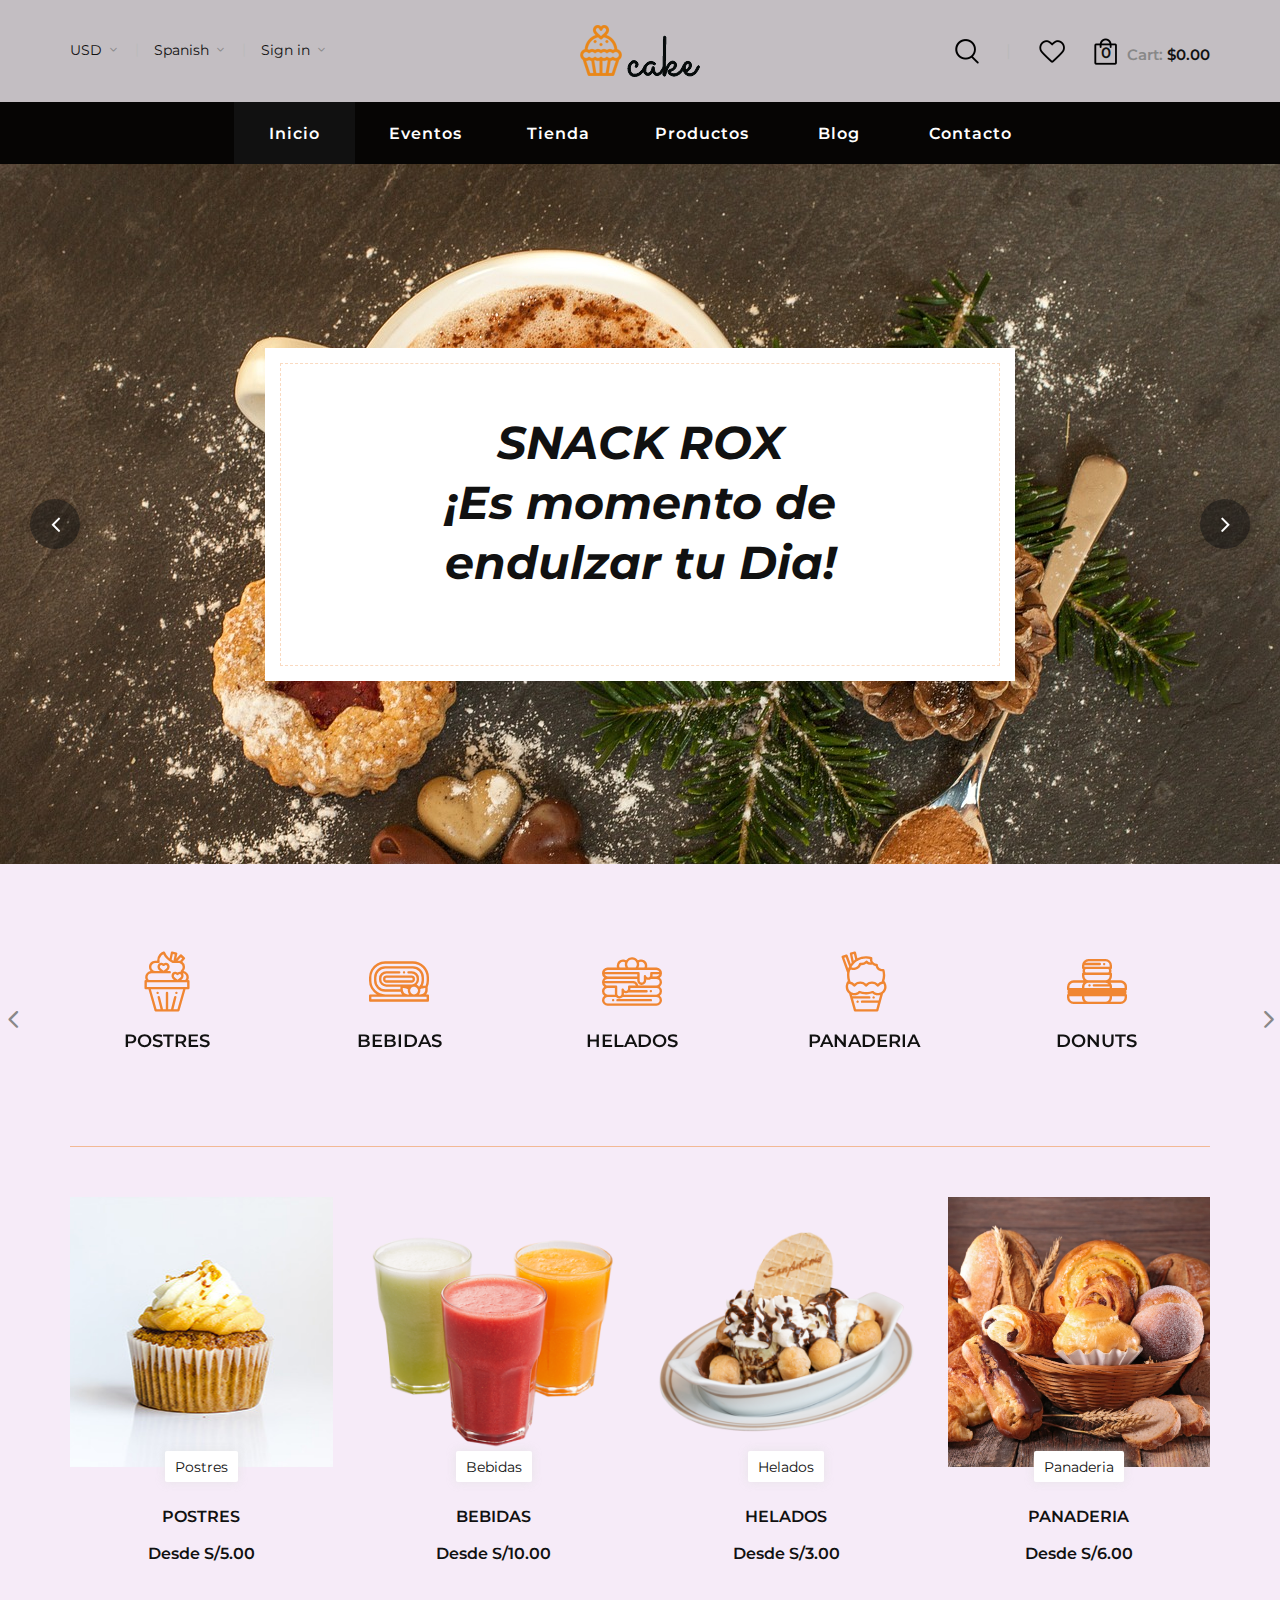
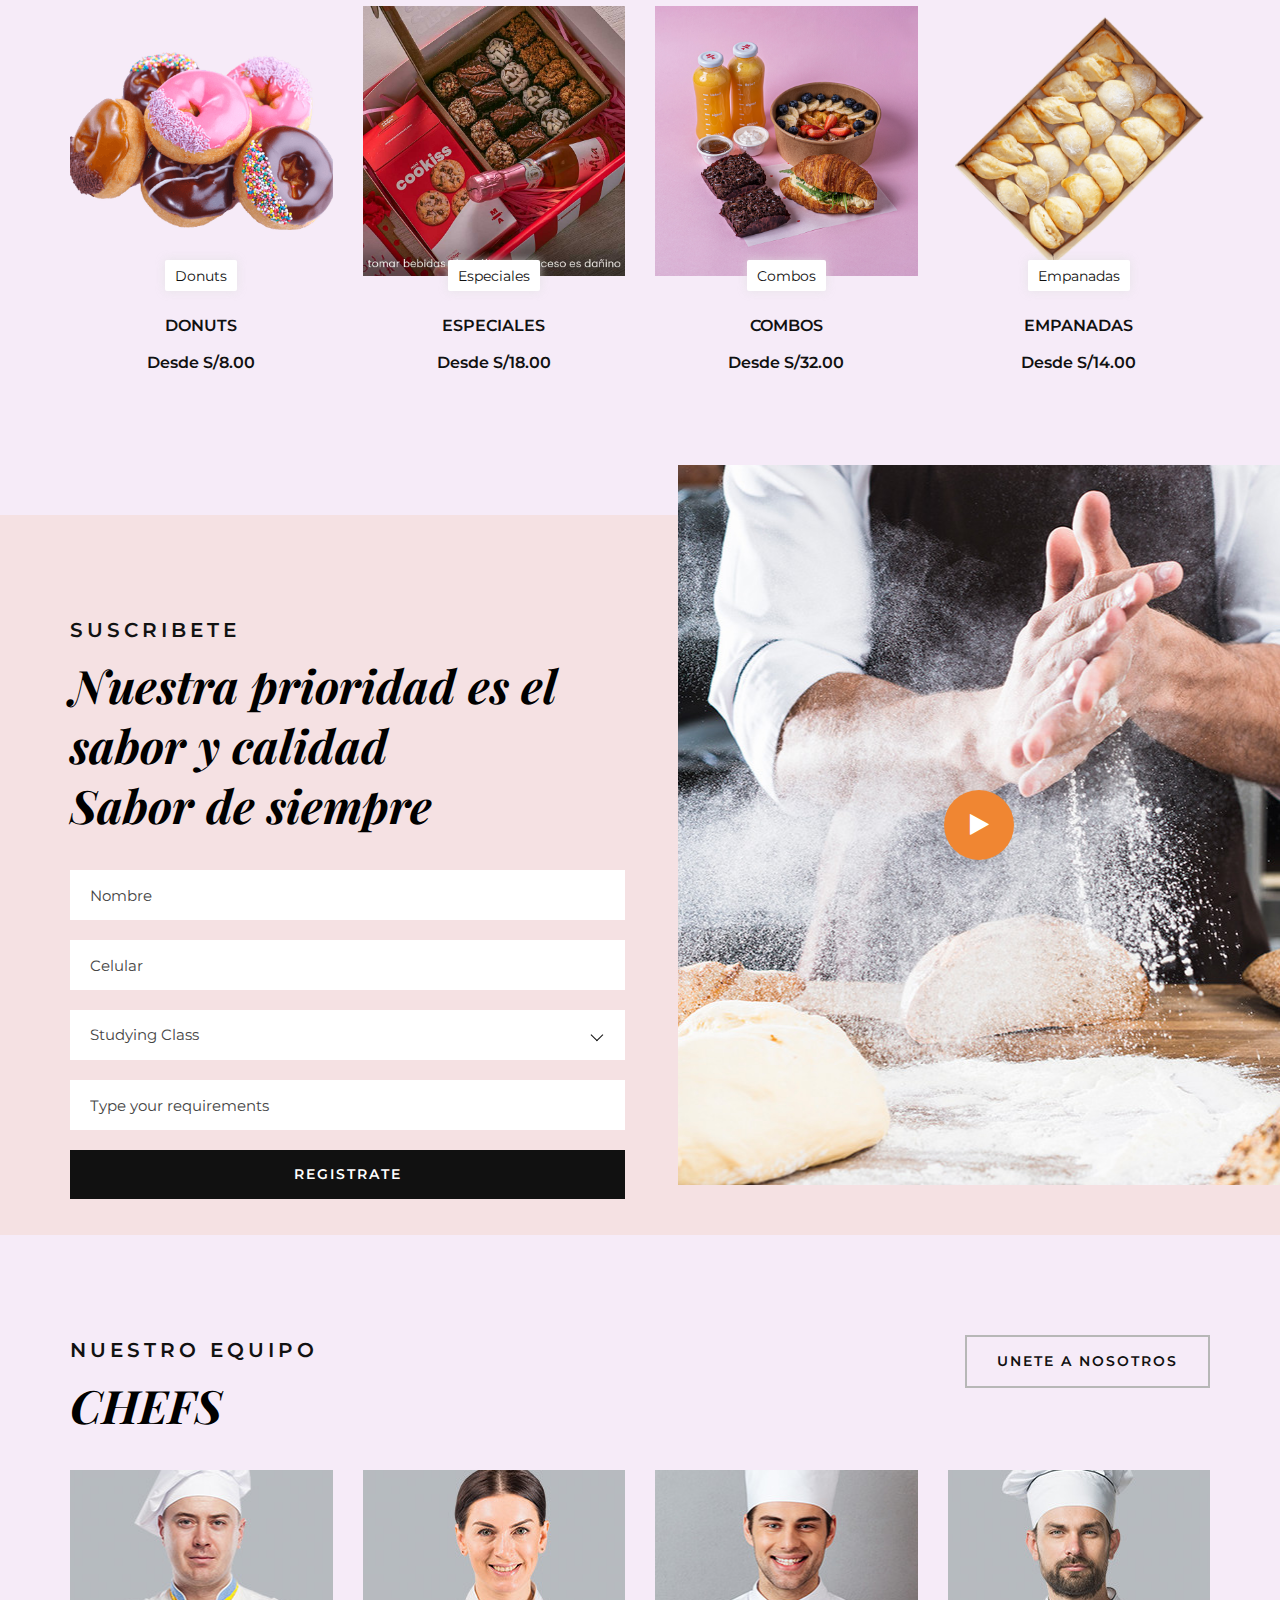
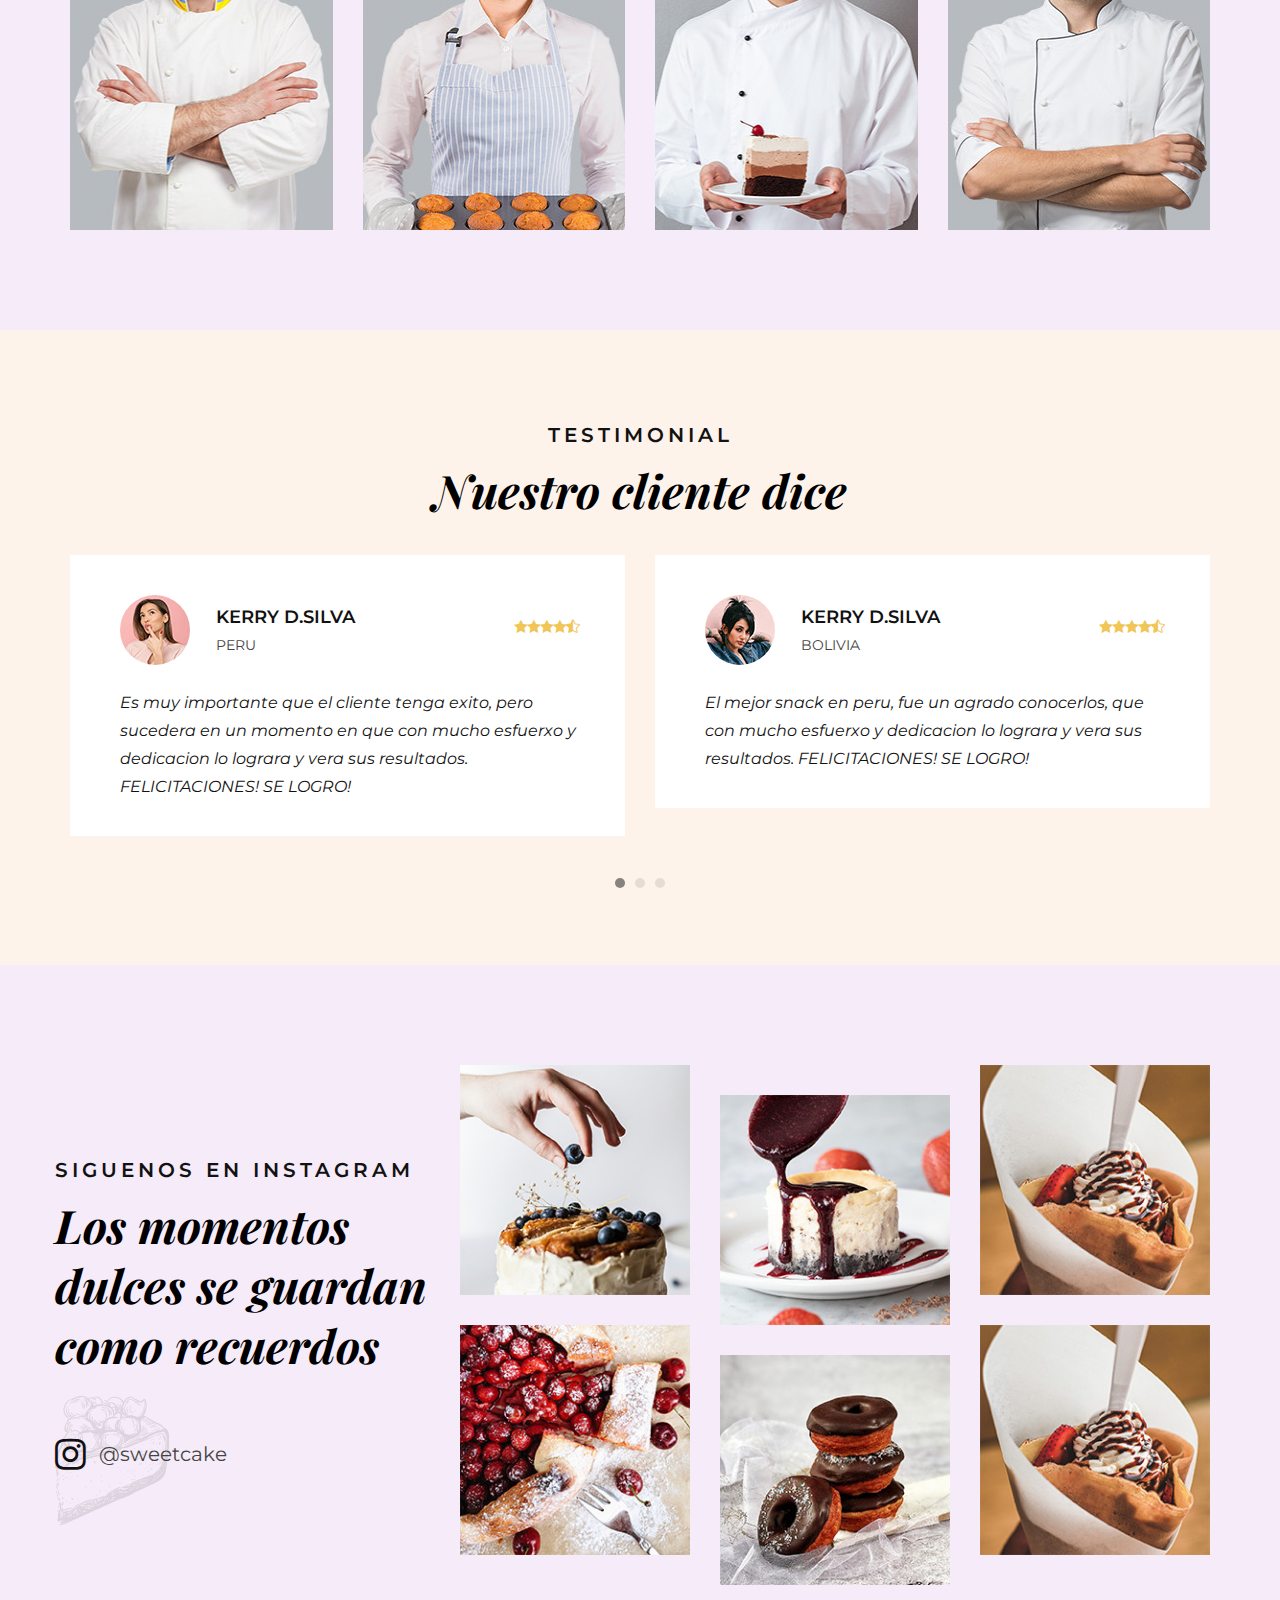
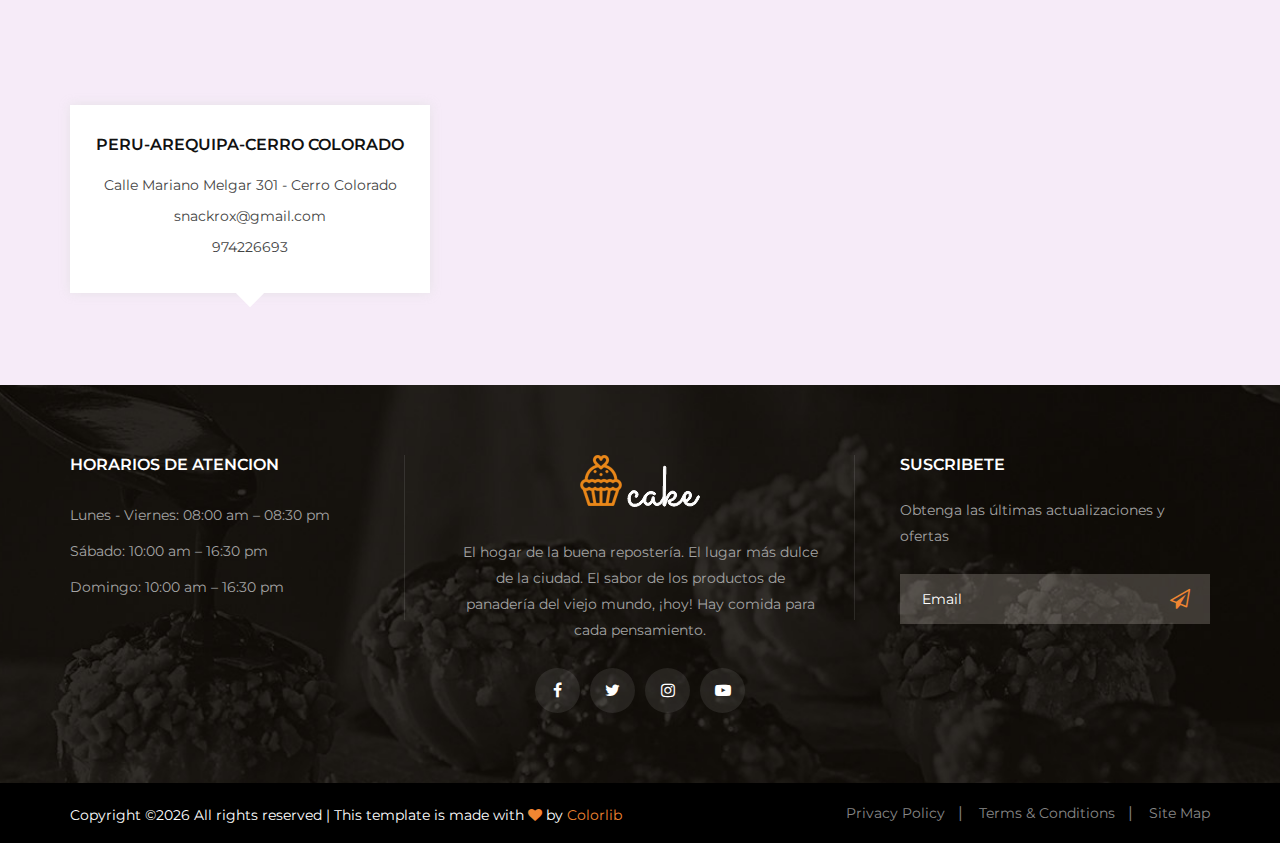
<file: index.html>
<!DOCTYPE html>
<html lang="zxx">

<head>
    <meta charset="UTF-8">
    <meta name="description" content="Cake Template">
    <meta name="keywords" content="Cake, unica, creative, html">
    <meta name="viewport" content="width=device-width, initial-scale=1.0">
    <meta http-equiv="X-UA-Compatible" content="ie=edge">
    <title>Cake | Template</title>

    <!-- Google Font -->
    <link href="https://fonts.googleapis.com/css2?family=Playfair+Display:wght@400;500;600;700;800;900&display=swap"
    rel="stylesheet">
    <link href="https://fonts.googleapis.com/css2?family=Montserrat:wght@300;400;500;600;700;800;900&display=swap"
    rel="stylesheet">

    <!-- Css Styles -->
    <link rel="stylesheet" href="css/bootstrap.min.css" type="text/css">
    <link rel="stylesheet" href="css/flaticon.css" type="text/css">
    <link rel="stylesheet" href="css/barfiller.css" type="text/css">
    <link rel="stylesheet" href="css/magnific-popup.css" type="text/css">
    <link rel="stylesheet" href="css/font-awesome.min.css" type="text/css">
    <link rel="stylesheet" href="css/elegant-icons.css" type="text/css">
    <link rel="stylesheet" href="css/nice-select.css" type="text/css">
    <link rel="stylesheet" href="css/owl.carousel.min.css" type="text/css">
    <link rel="stylesheet" href="css/slicknav.min.css" type="text/css">
    <link rel="stylesheet" href="css/style.css" type="text/css">
</head>

<body>
    <!-- Page Preloder -->
    <div id="preloder">
        <div class="loader"></div>
    </div>

    <!-- Offcanvas Menu Begin -->
    <div class="offcanvas-menu-overlay"></div>
    <div class="offcanvas-menu-wrapper">
        <div class="offcanvas__cart">
            <div class="offcanvas__cart__links">
                <a href="#" class="search-switch"><img src="img/icon/search.png" alt=""></a>
                <a href="#"><img src="img/icon/heart.png" alt=""></a>
            </div>
            <div class="offcanvas__cart__item">
                <a href="#"><img src="img/icon/cart.png" alt=""> <span>0</span></a>
                <div class="cart__price">Cart: <span>$0.00</span></div>
            </div>
        </div>
        <div class="offcanvas__logo">
            <a href="./index.html"><img src="img/logo.png" alt=""></a>
        </div>
        <div id="mobile-menu-wrap"></div>
        <div class="offcanvas__option">
            <ul>
                <li>USD <span class="arrow_carrot-down"></span>
                    <ul>
                        <li>EUR</li>
                        <li>USD</li>
                    </ul>
                </li>
                <li>ENG <span class="arrow_carrot-down"></span>
                    <ul>
                        <li>Spanish</li>
                        <li>ENG</li>
                    </ul>
                </li>
                <li><a href="#">Sign in</a> <span class="arrow_carrot-down"></span></li>
            </ul>
        </div>
    </div>
    <!-- Offcanvas Menu End -->

    <!-- Header Section Begin -->
    <header class="header">
        <div class="header__top">
            <div class="container">
                <div class="row">
                    <div class="col-lg-12">
                        <div class="header__top__inner">
                            <div class="header__top__left">
                                <ul>
                                    <li>USD <span class="arrow_carrot-down"></span>
                                        <ul>
                                            <li>EUR</li>
                                            <li>USD</li>
                                        </ul>
                                    </li>
                                    <li>Spanish <span class="arrow_carrot-down"></span>
                                        <ul>
                                            <li>Spanish</li>
                                            <li>ENG</li>
                                        </ul>
                                    </li>
                                    <li><a href="#">Sign in</a> <span class="arrow_carrot-down"></span></li>
                                </ul>
                            </div>
                            <div class="header__logo">
                                <a href="./index.html"><img src="img/logo.png" alt=""></a>
                            </div>
                            <div class="header__top__right">
                                <div class="header__top__right__links">
                                    <a href="#" class="search-switch"><img src="img/icon/search.png" alt=""></a>
                                    <a href="#"><img src="img/icon/heart.png" alt=""></a>
                                </div>
                                <div class="header__top__right__cart">
                                    <a href="#"><img src="img/icon/cart.png" alt=""> <span>0</span></a>
                                    <div class="cart__price">Cart: <span>$0.00</span></div>
                                </div>
                            </div>
                        </div>
                    </div>
                </div>
                <div class="canvas__open"><i class="fa fa-bars"></i></div>
            </div>
        </div>
        <div class="container">
            <div class="row">
                <div class="col-lg-12">
                    <nav class="header__menu mobile-menu">
                        <ul>
                            <li class="active"><a href="./index.html">Inicio</a></li>
                            <li><a href="#">Eventos</a>
                                <ul class="dropdown">
                                    <li><a href="./video.html">Videos</a></li>
                                    <li><a href="./imagenes.html">Imagenes</a></li>
                                    <li><a href="./audios.html">Audios</a></li>
                                </ul>
                            <li><a href="#">Tienda</a>
                                <ul class="dropdown">
                                    <li><a href="./shop-details.html">Detalles de la tienda</a></li>
                                    <li><a href="./shoping-cart.html">Carro de compras</a></li>
                                    <li><a href="./checkout.html">Verificar</a></li>
                                    <li><a href="./wisslist.html">Lista de compras</a></li>
                                    <li><a href="./Class.html">Cursos</a></li>
                                    <li><a href="./blog-details.html">Detalles del blog</a></li>
                                </ul>
                            <li><a href="#">Productos</a>
                                <ul class="dropdown">
                                    <li><a href="./wisslist.html">Pasteles</a></li>
                                    <li><a href="./wisslist.html">Bebidas</a></li>
                                    <li><a href="./wisslist.html">Donuts</a></li>
                                    <li><a href="./wisslist.html">Sandwish</a></li>
                                    <li><a href="./wisslist.html">kekes</a></li>
                                    <li><a href="./wisslist.html">Galletas</a></li>
                                    <li><a href="./wisslist.html">Postres</a></li>
                                    <li><a href="./wisslist.html">Panaderia</a></li>
                                    <li><a href="./wisslist.html">Chocolates</a></li>
                                    <li><a href="./wisslist.html">Helados</a></li>
                                    <li><a href="./wisslist.html">Milkshakes</a></li>
                                    <li><a href="./wisslist.html">Empanadas</a></li>
                                    <li><a href="./wisslist.html">Especiales</a></li>
                                    <li><a href="./wisslist.html">Combos</a></li>     
                                </ul>
                            </li>
                            <li><a href="./blog.html">Blog</a></li>
                            <li><a href="./contact.html">Contacto</a></li>
                        </ul>
                    </nav>
                </div>
            </div>
        </div>
    </header>
    <!-- Header Section End -->

    <!-- Hero Section Begin -->
    <section class="hero">
        <div class="hero__slider owl-carousel">
            <div class="hero__item set-bg" data-setbg="img/hero/hero10.jpg">
                <div class="container">
                    <div class="row d-flex justify-content-center">
                        <div class="col-lg-8">
                            <div class="hero__text">
                                <h2>SNACK ROX<br>
                                    ¡Es momento de endulzar tu Dia!</h2>
                            </div>
                        </div>
                    </div>
                </div>
            </div>
            <div class="hero__item set-bg" data-setbg="nuevo/imagen25.jpg">
                <div class="container">
                    <div class="row d-flex justify-content-center">
                        <div class="col-lg-8">
                            <div class="hero__text">
                                <h2>Bienvenido a mi Pagina</h2>
                            </div>
                        </div>
                    </div>
                </div>
            </div>
            <div class="hero__item set-bg" data-setbg="nuevo/imagen26.jpg">
                <div class="container">
                    <div class="row d-flex justify-content-center">
                        <div class="col-lg-8">
                            <div class="hero__text">
                                <h2>Disfruta de la variedad de postres!</h2>
                            </div>
                        </div>
                    </div>
                </div>
            </div>
        </div>
        <br>
        <br>

    </section>
    <!-- Hero Section End -->


    <!-- About Section End -->

    <!-- Categories Section Begin -->
    <div class="categories">
        <div class="container">
            <div class="row">
                <div class="categories__slider owl-carousel">
                    <div class="categories__item">
                        <div class="categories__item__icon">
                            <span class="flaticon-029-cupcake-3"></span>
                            <h5>Postres</h5>
                        </div>
                    </div>
                    <div class="categories__item">
                        <div class="categories__item__icon">
                            <span class="flaticon-034-chocolate-roll"></span>
                            <h5>Bebidas</h5>
                        </div>
                    </div>
                    <div class="categories__item">
                        <div class="categories__item__icon">
                            <span class="flaticon-005-pancake"></span>
                            <h5>Helados</h5>
                        </div>
                    </div>
                    <div class="categories__item">
                        <div class="categories__item__icon">
                            <span class="flaticon-030-cupcake-2"></span>
                            <h5>Panaderia</h5>
                        </div>
                    </div>
                    <div class="categories__item">
                        <div class="categories__item__icon">
                            <span class="flaticon-006-macarons"></span>
                            <h5>Donuts</h5>
                        </div>
                    </div>
                    <div class="categories__item">
                        <div class="categories__item__icon">
                            <span class="flaticon-006-macarons"></span>
                            <h5>Especiales</h5>
                        </div>
                    </div>
                </div>
            </div>
        </div>
    </div>
    <!-- Categories Section End -->

    <!-- Product Section Begin -->
    <section class="product spad">
        <div class="container">
            <div class="row">
                <div class="col-lg-3 col-md-6 col-sm-6">
                    <div class="product__item">
                        <div class="product__item__pic set-bg" data-setbg="img/shop/product-1.jpg">
                            <div class="product__label">
                                <span>Postres</span>
                            </div>
                        </div>
                        <div class="product__item__text">
                            <h6><a href="#">Postres</a></h6>
                            <div class="product__item__price">Desde S/5.00</div>
                            <div class="cart_add">
                                <a href="#">Carta</a>
                            </div>
                        </div>
                    </div>
                </div>
                <div class="col-lg-3 col-md-6 col-sm-6">
                    <div class="product__item">
                        <div class="product__item__pic set-bg" data-setbg="img/shop/bebida1.png">
                            <div class="product__label">
                                <span>Bebidas</span>
                            </div>
                        </div>
                        <div class="product__item__text">
                            <h6><a href="#">Bebidas</a></h6>
                            <div class="product__item__price">Desde S/10.00</div>
                            <div class="cart_add">
                                <a href="#">Carta</a>
                            </div>
                        </div>
                    </div>
                </div>
                <div class="col-lg-3 col-md-6 col-sm-6">
                    <div class="product__item">
                        <div class="product__item__pic set-bg" data-setbg="img/shop/helado1.png">
                            <div class="product__label">
                                <span>Helados</span>
                            </div>
                        </div>
                        <div class="product__item__text">
                            <h6><a href="#">Helados</a></h6>
                            <div class="product__item__price">Desde S/3.00</div>
                            <div class="cart_add">
                                <a href="#">Carta</a>
                            </div>
                        </div>
                    </div>
                </div>
                <div class="col-lg-3 col-md-6 col-sm-6">
                    <div class="product__item">
                        <div class="product__item__pic set-bg" data-setbg="img/shop/panaderia1.jpeg">
                            <div class="product__label">
                                <span>Panaderia</span>
                            </div>
                        </div>
                        <div class="product__item__text">
                            <h6><a href="#">Panaderia</a></h6>
                            <div class="product__item__price">Desde S/6.00</div>
                            <div class="cart_add">
                                <a href="#">Carta</a>
                            </div>
                        </div>
                    </div>
                </div>
                <div class="col-lg-3 col-md-6 col-sm-6">
                    <div class="product__item">
                        <div class="product__item__pic set-bg" data-setbg="img/shop/donas1.png">
                            <div class="product__label">
                                <span>Donuts</span>
                            </div>
                        </div>
                        <div class="product__item__text">
                            <h6><a href="#">Donuts</a></h6>
                            <div class="product__item__price">Desde S/8.00</div>
                            <div class="cart_add">
                                <a href="#">Carta</a>
                            </div>
                        </div>
                    </div>
                </div>
                <div class="col-lg-3 col-md-6 col-sm-6">
                    <div class="product__item">
                        <div class="product__item__pic set-bg" data-setbg="img/shop/especial1.jpg">
                            <div class="product__label">
                                <span>Especiales</span>
                            </div>
                        </div>
                        <div class="product__item__text">
                            <h6><a href="#">Especiales</a></h6>
                            <div class="product__item__price">Desde S/18.00</div>
                            <div class="cart_add">
                                <a href="#">Carta</a>
                            </div>
                        </div>
                    </div>
                </div>
                <div class="col-lg-3 col-md-6 col-sm-6">
                    <div class="product__item">
                        <div class="product__item__pic set-bg" data-setbg="img/shop/combo1.jpg">
                            <div class="product__label">
                                <span>Combos</span>
                            </div>
                        </div>
                        <div class="product__item__text">
                            <h6><a href="#">Combos</a></h6>
                            <div class="product__item__price">Desde S/32.00</div>
                            <div class="cart_add">
                                <a href="#">Carta</a>
                            </div>
                        </div>
                    </div>
                </div>
                <div class="col-lg-3 col-md-6 col-sm-6">
                    <div class="product__item">
                        <div class="product__item__pic set-bg" data-setbg="img/shop/empanadas1.png">
                            <div class="product__label">
                                <span>Empanadas</span>
                            </div>
                        </div>
                        <div class="product__item__text">
                            <h6><a href="#">Empanadas</a></h6>
                            <div class="product__item__price">Desde S/14.00</div>
                            <div class="cart_add">
                                <a href="#">Carta</a>
                            </div>
                        </div>
                    </div>
                </div>
            </div>
        </div>
    </section>
    <!-- Product Section End -->

    <!-- Class Section Begin -->
    <section class="class spad">
        <div class="container">
            <div class="row">
                <div class="col-lg-6">
                    <div class="class__form">
                        <div class="section-title">
                            <span>Suscribete</span>
                            <h2>Nuestra prioridad es el sabor y calidad  <br />Sabor de siempre</h2>
                        </div>
                        <form action="#">
                            <input type="text" placeholder="Nombre">
                            <input type="text" placeholder="Celular">
                            <select>
                                <option value="">Studying Class</option>
                                <option value="">Writting Class</option>
                                <option value="">Reading Class</option>
                            </select>
                            <input type="text" placeholder="Type your requirements">
                            <button type="submit" class="site-btn">REGISTRATE</button>
                        </form>
                    </div>
                </div>
            </div>
            <div class="class__video set-bg" data-setbg="img/class-video.jpg">
                <a href="https://www.youtube.com/watch?v=8PJ3_p7VqHw&list=RD8PJ3_p7VqHw&start_radio=1"
                class="play-btn video-popup"><i class="fa fa-play"></i></a>
            </div>
        </div>
    </section>
    <!-- Class Section End -->

    <!-- Team Section Begin -->
    <section class="team spad">
        <div class="container">
            <div class="row">
                <div class="col-lg-7 col-md-7 col-sm-7">
                    <div class="section-title">
                        <span>Nuestro Equipo</span>
                        <h2>CHEFS </h2>
                    </div>
                </div>
                <div class="col-lg-5 col-md-5 col-sm-5">
                    <div class="team__btn">
                        <a href="#" class="primary-btn">Unete a nosotros</a>
                    </div>
                </div>
            </div>
            <div class="row">
                <div class="col-lg-3 col-md-6 col-sm-6">
                    <div class="team__item set-bg" data-setbg="img/team/team-1.jpg">
                        <div class="team__item__text">
                            <h6>Randy Butler</h6>
                            <span>Decorador</span>
                            <div class="team__item__social">
                                <a href="#"><i class="fa fa-facebook"></i></a>
                                <a href="#"><i class="fa fa-twitter"></i></a>
                                <a href="#"><i class="fa fa-instagram"></i></a>
                                <a href="#"><i class="fa fa-youtube-play"></i></a>
                            </div>
                        </div>
                    </div>
                </div>
                <div class="col-lg-3 col-md-6 col-sm-6">
                    <div class="team__item set-bg" data-setbg="img/team/team-2.jpg">
                        <div class="team__item__text">
                            <h6>Randy Butler</h6>
                            <span>Decorador</span>
                            <div class="team__item__social">
                                <a href="#"><i class="fa fa-facebook"></i></a>
                                <a href="#"><i class="fa fa-twitter"></i></a>
                                <a href="#"><i class="fa fa-instagram"></i></a>
                                <a href="#"><i class="fa fa-youtube-play"></i></a>
                            </div>
                        </div>
                    </div>
                </div>
                <div class="col-lg-3 col-md-6 col-sm-6">
                    <div class="team__item set-bg" data-setbg="img/team/team-3.jpg">
                        <div class="team__item__text">
                            <h6>Randy Butler</h6>
                            <span>Decorador</span>
                            <div class="team__item__social">
                                <a href="#"><i class="fa fa-facebook"></i></a>
                                <a href="#"><i class="fa fa-twitter"></i></a>
                                <a href="#"><i class="fa fa-instagram"></i></a>
                                <a href="#"><i class="fa fa-youtube-play"></i></a>
                            </div>
                        </div>
                    </div>
                </div>
                <div class="col-lg-3 col-md-6 col-sm-6">
                    <div class="team__item set-bg" data-setbg="img/team/team-4.jpg">
                        <div class="team__item__text">
                            <h6>Randy Butler</h6>
                            <span>Decorador</span>
                            <div class="team__item__social">
                                <a href="#"><i class="fa fa-facebook"></i></a>
                                <a href="#"><i class="fa fa-twitter"></i></a>
                                <a href="#"><i class="fa fa-instagram"></i></a>
                                <a href="#"><i class="fa fa-youtube-play"></i></a>
                            </div>
                        </div>
                    </div>
                </div>
            </div>
        </div>
    </section>
    <!-- Team Section End -->

    <!-- Testimonial Section Begin -->
    <section class="testimonial spad">
        <div class="container">
            <div class="row">
                <div class="col-lg-12 text-center">
                    <div class="section-title">
                        <span>Testimonial</span>
                        <h2>Nuestro cliente dice</h2>
                    </div>
                </div>
            </div>
            <div class="row">
                <div class="testimonial__slider owl-carousel">
                    <div class="col-lg-6">
                        <div class="testimonial__item">
                            <div class="testimonial__author">
                                <div class="testimonial__author__pic">
                                    <img src="img/testimonial/ta-1.jpg" alt="">
                                </div>
                                <div class="testimonial__author__text">
                                    <h5>Kerry D.Silva</h5>
                                    <span>PERU</span>
                                </div>
                            </div>
                            <div class="rating">
                                <span class="icon_star"></span>
                                <span class="icon_star"></span>
                                <span class="icon_star"></span>
                                <span class="icon_star"></span>
                                <span class="icon_star-half_alt"></span>
                            </div>
                            <p>Es muy importante que el cliente tenga exito, pero sucedera en un momento
                                en que con mucho esfuerxo y dedicacion lo lograra y vera sus resultados. FELICITACIONES! SE LOGRO!
                            </p>
                        </div>
                    </div>
                    <div class="col-lg-6">
                        <div class="testimonial__item">
                            <div class="testimonial__author">
                                <div class="testimonial__author__pic">
                                    <img src="img/testimonial/ta-2.jpg" alt="">
                                </div>
                                <div class="testimonial__author__text">
                                    <h5>Kerry D.Silva</h5>
                                    <span>BOLIVIA</span>
                                </div>
                            </div>
                            <div class="rating">
                                <span class="icon_star"></span>
                                <span class="icon_star"></span>
                                <span class="icon_star"></span>
                                <span class="icon_star"></span>
                                <span class="icon_star-half_alt"></span>
                            </div>
                            <p>El mejor snack en peru, fue un agrado conocerlos, que con mucho esfuerxo y dedicacion 
                                lo lograra y vera sus resultados. FELICITACIONES! SE LOGRO!</p>
                        </div>
                    </div>
                    <div class="col-lg-6">
                        <div class="testimonial__item">
                            <div class="testimonial__author">
                                <div class="testimonial__author__pic">
                                    <img src="img/testimonial/ta-1.jpg" alt="">
                                </div>
                                <div class="testimonial__author__text">
                                    <h5>Ophelia Nunez</h5>
                                    <span>London</span>
                                </div>
                            </div>
                            <div class="rating">
                                <span class="icon_star"></span>
                                <span class="icon_star"></span>
                                <span class="icon_star"></span>
                                <span class="icon_star"></span>
                                <span class="icon_star-half_alt"></span>
                            </div>
                            <p>El mejor snack en peru, fue un agrado conocerlos, que con mucho esfuerxo y dedicacion 
                                lo lograra y vera sus resultados. FELICITACIONES! SE LOGRO!</p>
                        </div>
                    </div>
                            
                    <div class="col-lg-6">
                        <div class="testimonial__item">
                            <div class="testimonial__author">
                                <div class="testimonial__author__pic">
                                    <img src="img/testimonial/ta-1.jpg" alt="">
                                </div>
                                <div class="testimonial__author__text">
                                    <h5>Ophelia Nunez</h5>
                                    <span>London</span>
                                </div>
                            </div>
                            <div class="rating">
                                <span class="icon_star"></span>
                                <span class="icon_star"></span>
                                <span class="icon_star"></span>
                                <span class="icon_star"></span>
                                <span class="icon_star-half_alt"></span>
                            </div>
                            <p>El mejor snack en peru, fue un agrado conocerlos, que con mucho esfuerxo y dedicacion 
                                lo lograra y vera sus resultados. FELICITACIONES! SE LOGRO!</p>
                        </div>
                    </div>
                    <div class="col-lg-6">
                        <div class="testimonial__item">
                            <div class="testimonial__author">
                                <div class="testimonial__author__pic">
                                    <img src="img/testimonial/ta-2.jpg" alt="">
                                </div>
                                <div class="testimonial__author__text">
                                    <h5>Kerry D.Silva</h5>
                                    <span>New york</span>
                                </div>
                            </div>
                            <div class="rating">
                                <span class="icon_star"></span>
                                <span class="icon_star"></span>
                                <span class="icon_star"></span>
                                <span class="icon_star"></span>
                                <span class="icon_star-half_alt"></span>
                            </div>
                            <p>El mejor snack en peru, fue un agrado conocerlos, que con mucho esfuerxo y dedicacion 
                                lo lograra y vera sus resultados. FELICITACIONES! SE LOGRO!</p>
                        
                        </div>
                    </div>
                </div>
            </div>
        </div>
    </section>
    <!-- Testimonial Section End -->

    <!-- Instagram Section Begin -->
    <section class="instagram spad">
        <div class="container">
            <div class="row">
                <div class="col-lg-4 p-0">
                    <div class="instagram__text">
                        <div class="section-title">
                            <span>Siguenos en instagram</span>
                            <h2>Los momentos dulces se guardan como recuerdos</h2>
                        </div>
                        <h5><i class="fa fa-instagram"></i> @sweetcake</h5>
                    </div>
                </div>
                <div class="col-lg-8">
                    <div class="row">
                        <div class="col-lg-4 col-md-4 col-sm-4 col-6">
                            <div class="instagram__pic">
                                <img src="img/instagram/instagram-1.jpg" alt="">
                            </div>
                        </div>
                        <div class="col-lg-4 col-md-4 col-sm-4 col-6">
                            <div class="instagram__pic middle__pic">
                                <img src="img/instagram/instagram-2.jpg" alt="">
                            </div>
                        </div>
                        <div class="col-lg-4 col-md-4 col-sm-4 col-6">
                            <div class="instagram__pic">
                                <img src="img/instagram/instagram-3.jpg" alt="">
                            </div>
                        </div>
                        <div class="col-lg-4 col-md-4 col-sm-4 col-6">
                            <div class="instagram__pic">
                                <img src="img/instagram/instagram-4.jpg" alt="">
                            </div>
                        </div>
                        <div class="col-lg-4 col-md-4 col-sm-4 col-6">
                            <div class="instagram__pic middle__pic">
                                <img src="img/instagram/instagram-5.jpg" alt="">
                            </div>
                        </div>
                        <div class="col-lg-4 col-md-4 col-sm-4 col-6">
                            <div class="instagram__pic">
                                <img src="img/instagram/instagram-3.jpg" alt="">
                            </div>
                        </div>
                    </div>
                </div>
            </div>
        </div>
    </section>
    <!-- Instagram Section End -->

    <!-- Map Begin -->
    <div class="map">
        <div class="container">
            <div class="row">
                <div class="col-lg-4 col-md-7">
                    <div class="map__inner">
                        <h6>PERU-AREQUIPA-CERRO COLORADO</h6>
                        <ul>
                            <li>Calle Mariano Melgar 301 - Cerro Colorado</li>
                            <li>snackrox@gmail.com</li>
                            <li>974226693</li>
                        </ul>
                    </div>
                </div>
            </div>
        </div>
        <div class="map__iframe">
            <iframe src="https://www.google.com/maps/embed?pb=!1m18!1m12!1m3!1d956.9590595590264!2d-71.57024002477965!3d-16.38230249649841!2m3!1f0!2f0!3f0!3m2!1i1024!2i768!4f13.1!3m3!1m2!1s0x91424a0b04667d9d%3A0xa9e9634a91506a1c!2sMariano%20Melgar%20301%2C%20Arequipa%2004014!5e0!3m2!1ses-419!2spe!4v1688163485560!5m2!1ses-419!2spe" width="600" height="250" style="border:0;" allowfullscreen="" loading="lazy" referrerpolicy="no-referrer-when-downgrade"></iframe>
        </div>
    </div>
    <!-- Map End -->

    <!-- Footer Section Begin -->
    <footer class="footer set-bg" data-setbg="img/footer-bg.jpg">
        <div class="container">
            <div class="row">
                <div class="col-lg-4 col-md-6 col-sm-6">
                    <div class="footer__widget">
                        <h6>HORARIOS DE ATENCION</h6>
                        <ul>
                            <li>Lunes - Viernes: 08:00 am – 08:30 pm</li>
                            <li>Sábado: 10:00 am – 16:30 pm</li>
                            <li>Domingo: 10:00 am – 16:30 pm</li>
                        </ul>
                    </div>
                </div>
                <div class="col-lg-4 col-md-6 col-sm-6">
                    <div class="footer__about">
                        <div class="footer__logo">
                            <a href="#"><img src="img/footer-logo.png" alt=""></a>
                        </div>
                        <p> El hogar de la buena repostería.
                            El lugar más dulce de la ciudad.
                            El sabor de los productos de panadería del viejo mundo, ¡hoy!
                            Hay comida para cada pensamiento.</p>
                        <div class="footer__social">
                            <a href="#"><i class="fa fa-facebook"></i></a>
                            <a href="#"><i class="fa fa-twitter"></i></a>
                            <a href="#"><i class="fa fa-instagram"></i></a>
                            <a href="#"><i class="fa fa-youtube-play"></i></a>
                        </div>
                    </div>
                </div>
                <div class="col-lg-4 col-md-6 col-sm-6">
                    <div class="footer__newslatter">
                        <h6>Suscribete</h6>
                        <p>Obtenga las últimas actualizaciones y ofertas</p>
                        <form action="#">
                            <input type="text" placeholder="Email">
                            <button type="submit"><i class="fa fa-send-o"></i></button>
                        </form>
                    </div>
                </div>
            </div>
        </div>
        <div class="copyright">
            <div class="container">
                <div class="row">
                    <div class="col-lg-7">
                        <p class="copyright__text text-white"><!-- Link back to Colorlib can't be removed. Template is licensed under CC BY 3.0. -->
                          Copyright &copy;<script>document.write(new Date().getFullYear());</script> All rights reserved | This template is made with <i class="fa fa-heart" aria-hidden="true"></i> by <a href="https://colorlib.com" target="_blank">Colorlib</a>
                          <!-- Link back to Colorlib can't be removed. Template is licensed under CC BY 3.0. -->
                      </p>
                  </div>
                  <div class="col-lg-5">
                    <div class="copyright__widget">
                        <ul>
                            <li><a href="#">Privacy Policy</a></li>
                            <li><a href="#">Terms & Conditions</a></li>
                            <li><a href="#">Site Map</a></li>
                        </ul>
                    </div>
                </div>
            </div>
        </div>
    </div>
</footer>
<!-- Footer Section End -->

<!-- Search Begin -->
<div class="search-model">
    <div class="h-100 d-flex align-items-center justify-content-center">
        <div class="search-close-switch">+</div>
        <form class="search-model-form">
            <input type="text" id="search-input" placeholder="Search here.....">
        </form>
    </div>
</div>
<!-- Search End -->

<!-- Js Plugins -->
<script src="js/jquery-3.3.1.min.js"></script>
<script src="js/bootstrap.min.js"></script>
<script src="js/jquery.nice-select.min.js"></script>
<script src="js/jquery.barfiller.js"></script>
<script src="js/jquery.magnific-popup.min.js"></script>
<script src="js/jquery.slicknav.js"></script>
<script src="js/owl.carousel.min.js"></script>
<script src="js/jquery.nicescroll.min.js"></script>
<script src="js/main.js"></script>
</body>

</html>
</file>
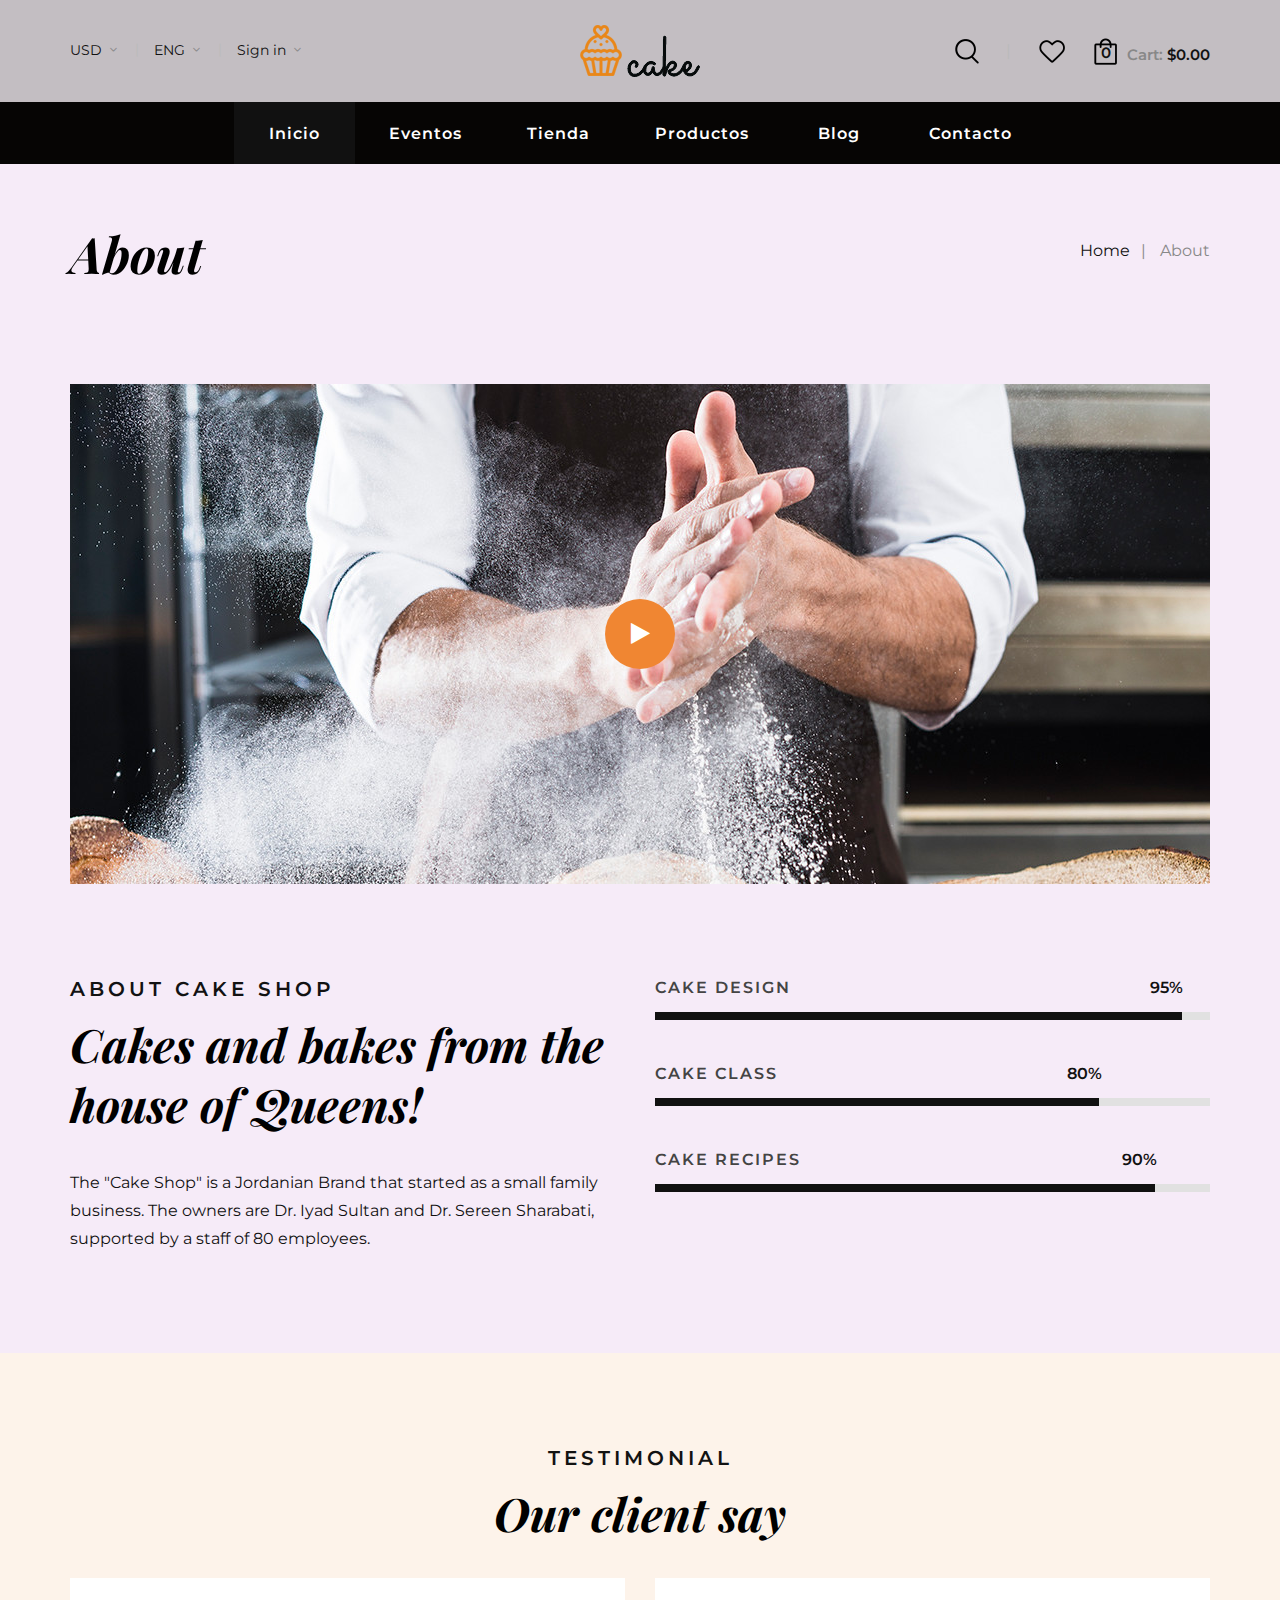
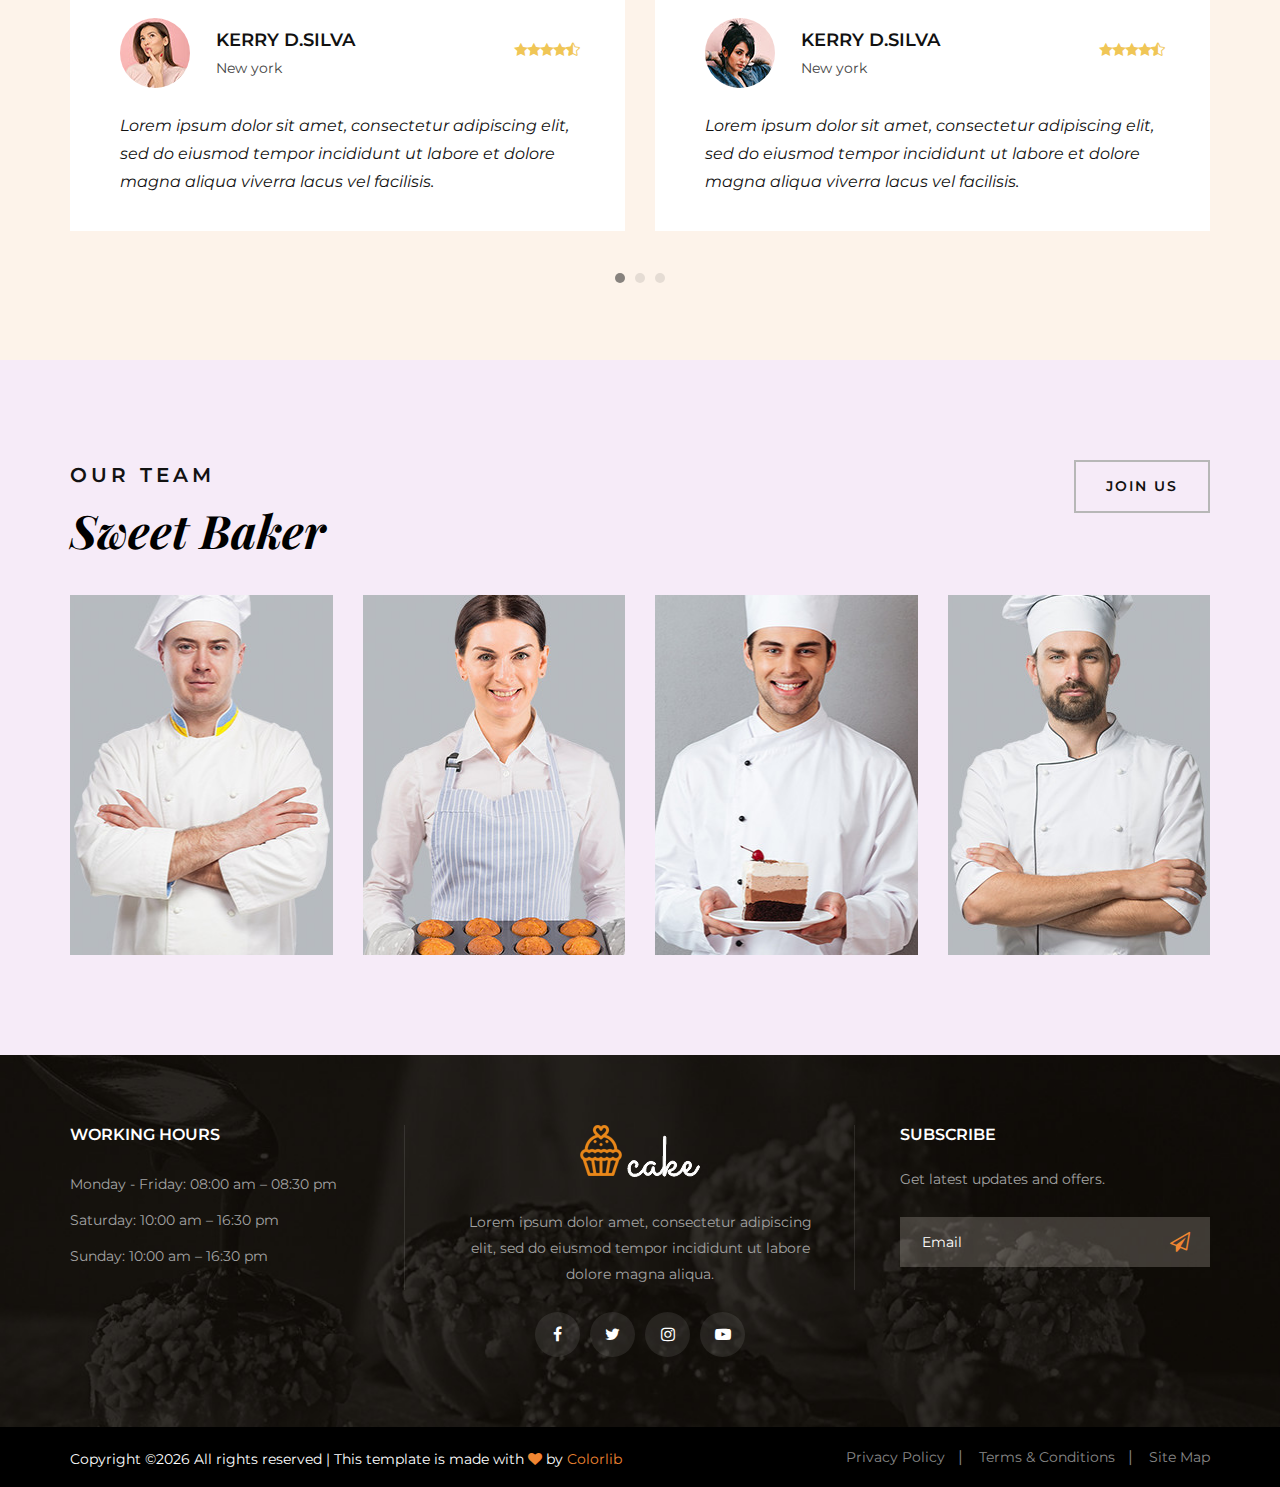
<file: about.html>
<!DOCTYPE html>
<html lang="zxx">

<head>
    <meta charset="UTF-8">
    <meta name="description" content="Cake Template">
    <meta name="keywords" content="Cake, unica, creative, html">
    <meta name="viewport" content="width=device-width, initial-scale=1.0">
    <meta http-equiv="X-UA-Compatible" content="ie=edge">
    <title>Cake | Template</title>

    <!-- Google Font -->
    <link href="https://fonts.googleapis.com/css2?family=Playfair+Display:wght@400;500;600;700;800;900&display=swap"
    rel="stylesheet">
    <link href="https://fonts.googleapis.com/css2?family=Montserrat:wght@300;400;500;600;700;800;900&display=swap"
    rel="stylesheet">

    <!-- Css Styles -->
    <link rel="stylesheet" href="css/bootstrap.min.css" type="text/css">
    <link rel="stylesheet" href="css/flaticon.css" type="text/css">
    <link rel="stylesheet" href="css/barfiller.css" type="text/css">
    <link rel="stylesheet" href="css/magnific-popup.css" type="text/css">
    <link rel="stylesheet" href="css/font-awesome.min.css" type="text/css">
    <link rel="stylesheet" href="css/elegant-icons.css" type="text/css">
    <link rel="stylesheet" href="css/nice-select.css" type="text/css">
    <link rel="stylesheet" href="css/owl.carousel.min.css" type="text/css">
    <link rel="stylesheet" href="css/slicknav.min.css" type="text/css">
    <link rel="stylesheet" href="css/style.css" type="text/css">
</head>

<body>
    <!-- Page Preloder -->
    <div id="preloder">
        <div class="loader"></div>
    </div>

    <!-- Offcanvas Menu Begin -->
    <div class="offcanvas-menu-overlay"></div>
    <div class="offcanvas-menu-wrapper">
        <div class="offcanvas__cart">
            <div class="offcanvas__cart__links">
                <a href="#" class="search-switch"><img src="img/icon/search.png" alt=""></a>
                <a href="#"><img src="img/icon/heart.png" alt=""></a>
            </div>
            <div class="offcanvas__cart__item">
                <a href="#"><img src="img/icon/cart.png" alt=""> <span>0</span></a>
                <div class="cart__price">Cart: <span>$0.00</span></div>
            </div>
        </div>
        <div class="offcanvas__logo">
            <a href="./index.html"><img src="img/logo.png" alt=""></a>
        </div>
        <div id="mobile-menu-wrap"></div>
        <div class="offcanvas__option">
            <ul>
                <li>USD <span class="arrow_carrot-down"></span>
                    <ul>
                        <li>EUR</li>
                        <li>USD</li>
                    </ul>
                </li>
                <li>ENG <span class="arrow_carrot-down"></span>
                    <ul>
                        <li>Spanish</li>
                        <li>ENG</li>
                    </ul>
                </li>
                <li><a href="#">Sign in</a> <span class="arrow_carrot-down"></span></li>
            </ul>
        </div>
    </div>
    <!-- Offcanvas Menu End -->

    <!-- Header Section Begin -->
    <header class="header">
        <div class="header__top">
            <div class="container">
                <div class="row">
                    <div class="col-lg-12">
                        <div class="header__top__inner">
                            <div class="header__top__left">
                                <ul>
                                    <li>USD <span class="arrow_carrot-down"></span>
                                        <ul>
                                            <li>EUR</li>
                                            <li>USD</li>
                                        </ul>
                                    </li>
                                    <li>ENG <span class="arrow_carrot-down"></span>
                                        <ul>
                                            <li>Spanish</li>
                                            <li>ENG</li>
                                        </ul>
                                    </li>
                                    <li><a href="#">Sign in</a> <span class="arrow_carrot-down"></span></li>
                                </ul>
                            </div>
                            <div class="header__logo">
                                <a href="./index.html"><img src="img/logo.png" alt=""></a>
                            </div>
                            <div class="header__top__right">
                                <div class="header__top__right__links">
                                    <a href="#" class="search-switch"><img src="img/icon/search.png" alt=""></a>
                                    <a href="#"><img src="img/icon/heart.png" alt=""></a>
                                </div>
                                <div class="header__top__right__cart">
                                    <a href="#"><img src="img/icon/cart.png" alt=""> <span>0</span></a>
                                    <div class="cart__price">Cart: <span>$0.00</span></div>
                                </div>
                            </div>
                        </div>
                    </div>
                </div>
                <div class="canvas__open"><i class="fa fa-bars"></i></div>
            </div>
        </div>
        <div class="container">
            <div class="row">
                <div class="col-lg-12">
                    <nav class="header__menu mobile-menu">
                        <ul>
                            <li class="active"><a href="./index.html">Inicio</a></li>
                            <li><a href="#">Eventos</a>
                                <ul class="dropdown">
                                    <li><a href="./video.html">Videos</a></li>
                                    <li><a href="./imagenes.html">Imagenes</a></li>
                                    <li><a href="./audios.html">Audios</a></li>
                                </ul>
                            <li><a href="#">Tienda</a>
                                <ul class="dropdown">
                                    <li><a href="./shop-details.html">Detalles de la tienda</a></li>
                                    <li><a href="./shoping-cart.html">Carro de compras</a></li>
                                    <li><a href="./checkout.html">Verificar</a></li>
                                    <li><a href="./wisslist.html">Lista de compras</a></li>
                                    <li><a href="./Class.html">Cursos</a></li>
                                    <li><a href="./blog-details.html">Detalles del blog</a></li>
                                </ul>
                            <li><a href="#">Productos</a>
                                <ul class="dropdown">
                                    <li><a href="./wisslist.html">Pasteles</a></li>
                                    <li><a href="./wisslist.html">Bebidas</a></li>
                                    <li><a href="./wisslist.html">Donuts</a></li>
                                    <li><a href="./wisslist.html">Sandwish</a></li>
                                    <li><a href="./wisslist.html">kekes</a></li>
                                    <li><a href="./wisslist.html">Galletas</a></li>
                                    <li><a href="./wisslist.html">Postres</a></li>
                                    <li><a href="./wisslist.html">Panaderia</a></li>
                                    <li><a href="./wisslist.html">Chocolates</a></li>
                                    <li><a href="./wisslist.html">Helados</a></li>
                                    <li><a href="./wisslist.html">Milkshakes</a></li>
                                    <li><a href="./wisslist.html">Empanadas</a></li>
                                    <li><a href="./wisslist.html">Especiales</a></li>
                                    <li><a href="./wisslist.html">Combos</a></li>     
                                </ul>
                            </li>
                            <li><a href="./blog.html">Blog</a></li>
                            <li><a href="./contact.html">Contacto</a></li>
                        </ul>
                    </nav>
                </div>
            </div>
        </div>
    </header>
    <!-- Header Section End -->

    <!-- Breadcrumb Begin -->
    <div class="breadcrumb-option">
        <div class="container">
            <div class="row">
                <div class="col-lg-6 col-md-6 col-sm-6">
                    <div class="breadcrumb__text">
                        <h2>About</h2>
                    </div>
                </div>
                <div class="col-lg-6 col-md-6 col-sm-6">
                    <div class="breadcrumb__links">
                        <a href="./index.html">Home</a>
                        <span>About</span>
                    </div>
                </div>
            </div>
        </div>
    </div>
    <!-- Breadcrumb End -->

    <!-- About Section Begin -->
    <section class="about spad">
        <div class="container">
            <div class="row">
                <div class="col-lg-12">
                    <div class="about__video set-bg" data-setbg="img/about-video.jpg">
                        <a href="https://www.youtube.com/watch?v=8PJ3_p7VqHw&list=RD8PJ3_p7VqHw&start_radio=1"
                        class="play-btn video-popup"><i class="fa fa-play"></i></a>
                    </div>
                </div>
            </div>
            <div class="row">
                <div class="col-lg-6 col-md-6">
                    <div class="about__text">
                        <div class="section-title">
                            <span>About Cake shop</span>
                            <h2>Cakes and bakes from the house of Queens!</h2>
                        </div>
                        <p>The "Cake Shop" is a Jordanian Brand that started as a small family business. The owners are
                        Dr. Iyad Sultan and Dr. Sereen Sharabati, supported by a staff of 80 employees.</p>
                    </div>
                </div>
                <div class="col-lg-6 col-md-6">
                    <div class="about__bar">
                        <div class="about__bar__item">
                            <p>Cake design</p>
                            <div id="bar1" class="barfiller">
                                <div class="tipWrap"><span class="tip"></span></div>
                                <span class="fill" data-percentage="95"></span>
                            </div>
                        </div>
                        <div class="about__bar__item">
                            <p>Cake Class</p>
                            <div id="bar2" class="barfiller">
                                <div class="tipWrap"><span class="tip"></span></div>
                                <span class="fill" data-percentage="80"></span>
                            </div>
                        </div>
                        <div class="about__bar__item">
                            <p>Cake Recipes</p>
                            <div id="bar3" class="barfiller">
                                <div class="tipWrap"><span class="tip"></span></div>
                                <span class="fill" data-percentage="90"></span>
                            </div>
                        </div>
                    </div>
                </div>
            </div>
        </div>
    </section>
    <!-- About Section End -->

    <!-- Testimonial Section Begin -->
    <section class="testimonial spad">
        <div class="container">
            <div class="row">
                <div class="col-lg-12 text-center">
                    <div class="section-title">
                        <span>Testimonial</span>
                        <h2>Our client say</h2>
                    </div>
                </div>
            </div>
            <div class="row">
                <div class="testimonial__slider owl-carousel">
                    <div class="col-lg-6">
                        <div class="testimonial__item">
                            <div class="testimonial__author">
                                <div class="testimonial__author__pic">
                                    <img src="img/testimonial/ta-1.jpg" alt="">
                                </div>
                                <div class="testimonial__author__text">
                                    <h5>Kerry D.Silva</h5>
                                    <span>New york</span>
                                </div>
                            </div>
                            <div class="rating">
                                <span class="icon_star"></span>
                                <span class="icon_star"></span>
                                <span class="icon_star"></span>
                                <span class="icon_star"></span>
                                <span class="icon_star-half_alt"></span>
                            </div>
                            <p>Lorem ipsum dolor sit amet, consectetur adipiscing elit, sed do eiusmod tempor incididunt
                            ut labore et dolore magna aliqua viverra lacus vel facilisis.</p>
                        </div>
                    </div>
                    <div class="col-lg-6">
                        <div class="testimonial__item">
                            <div class="testimonial__author">
                                <div class="testimonial__author__pic">
                                    <img src="img/testimonial/ta-2.jpg" alt="">
                                </div>
                                <div class="testimonial__author__text">
                                    <h5>Kerry D.Silva</h5>
                                    <span>New york</span>
                                </div>
                            </div>
                            <div class="rating">
                                <span class="icon_star"></span>
                                <span class="icon_star"></span>
                                <span class="icon_star"></span>
                                <span class="icon_star"></span>
                                <span class="icon_star-half_alt"></span>
                            </div>
                            <p>Lorem ipsum dolor sit amet, consectetur adipiscing elit, sed do eiusmod tempor incididunt
                            ut labore et dolore magna aliqua viverra lacus vel facilisis.</p>
                        </div>
                    </div>
                    <div class="col-lg-6">
                        <div class="testimonial__item">
                            <div class="testimonial__author">
                                <div class="testimonial__author__pic">
                                    <img src="img/testimonial/ta-1.jpg" alt="">
                                </div>
                                <div class="testimonial__author__text">
                                    <h5>Ophelia Nunez</h5>
                                    <span>London</span>
                                </div>
                            </div>
                            <div class="rating">
                                <span class="icon_star"></span>
                                <span class="icon_star"></span>
                                <span class="icon_star"></span>
                                <span class="icon_star"></span>
                                <span class="icon_star-half_alt"></span>
                            </div>
                            <p>Lorem ipsum dolor sit amet, consectetur adipiscing elit, sed do eiusmod tempor incididunt
                            ut labore et dolore magna aliqua viverra lacus vel facilisis.</p>
                        </div>
                    </div>
                    <div class="col-lg-6">
                        <div class="testimonial__item">
                            <div class="testimonial__author">
                                <div class="testimonial__author__pic">
                                    <img src="img/testimonial/ta-2.jpg" alt="">
                                </div>
                                <div class="testimonial__author__text">
                                    <h5>Kerry D.Silva</h5>
                                    <span>New york</span>
                                </div>
                            </div>
                            <div class="rating">
                                <span class="icon_star"></span>
                                <span class="icon_star"></span>
                                <span class="icon_star"></span>
                                <span class="icon_star"></span>
                                <span class="icon_star-half_alt"></span>
                            </div>
                            <p>Lorem ipsum dolor sit amet, consectetur adipiscing elit, sed do eiusmod tempor incididunt
                            ut labore et dolore magna aliqua viverra lacus vel facilisis.</p>
                        </div>
                    </div>
                    <div class="col-lg-6">
                        <div class="testimonial__item">
                            <div class="testimonial__author">
                                <div class="testimonial__author__pic">
                                    <img src="img/testimonial/ta-1.jpg" alt="">
                                </div>
                                <div class="testimonial__author__text">
                                    <h5>Ophelia Nunez</h5>
                                    <span>London</span>
                                </div>
                            </div>
                            <div class="rating">
                                <span class="icon_star"></span>
                                <span class="icon_star"></span>
                                <span class="icon_star"></span>
                                <span class="icon_star"></span>
                                <span class="icon_star-half_alt"></span>
                            </div>
                            <p>Lorem ipsum dolor sit amet, consectetur adipiscing elit, sed do eiusmod tempor incididunt
                            ut labore et dolore magna aliqua viverra lacus vel facilisis.</p>
                        </div>
                    </div>
                    <div class="col-lg-6">
                        <div class="testimonial__item">
                            <div class="testimonial__author">
                                <div class="testimonial__author__pic">
                                    <img src="img/testimonial/ta-2.jpg" alt="">
                                </div>
                                <div class="testimonial__author__text">
                                    <h5>Kerry D.Silva</h5>
                                    <span>New york</span>
                                </div>
                            </div>
                            <div class="rating">
                                <span class="icon_star"></span>
                                <span class="icon_star"></span>
                                <span class="icon_star"></span>
                                <span class="icon_star"></span>
                                <span class="icon_star-half_alt"></span>
                            </div>
                            <p>Lorem ipsum dolor sit amet, consectetur adipiscing elit, sed do eiusmod tempor incididunt
                            ut labore et dolore magna aliqua viverra lacus vel facilisis.</p>
                        </div>
                    </div>
                </div>
            </div>
        </div>
    </section>
    <!-- Testimonial Section End -->

    <!-- Team Section Begin -->
    <section class="team spad">
        <div class="container">
            <div class="row">
                <div class="col-lg-7 col-md-7 col-sm-7">
                    <div class="section-title">
                        <span>Our team</span>
                        <h2>Sweet Baker </h2>
                    </div>
                </div>
                <div class="col-lg-5 col-md-5 col-sm-5">
                    <div class="team__btn">
                        <a href="#" class="primary-btn">Join Us</a>
                    </div>
                </div>
            </div>
            <div class="row">
                <div class="col-lg-3  col-md-6 col-sm-6">
                    <div class="team__item set-bg" data-setbg="img/team/team-1.jpg">
                        <div class="team__item__text">
                            <h6>Randy Butler</h6>
                            <span>Decorater</span>
                            <div class="team__item__social">
                                <a href="#"><i class="fa fa-facebook"></i></a>
                                <a href="#"><i class="fa fa-twitter"></i></a>
                                <a href="#"><i class="fa fa-instagram"></i></a>
                                <a href="#"><i class="fa fa-youtube-play"></i></a>
                            </div>
                        </div>
                    </div>
                </div>
                <div class="col-lg-3  col-md-6 col-sm-6">
                    <div class="team__item set-bg" data-setbg="img/team/team-2.jpg">
                        <div class="team__item__text">
                            <h6>Randy Butler</h6>
                            <span>Decorater</span>
                            <div class="team__item__social">
                                <a href="#"><i class="fa fa-facebook"></i></a>
                                <a href="#"><i class="fa fa-twitter"></i></a>
                                <a href="#"><i class="fa fa-instagram"></i></a>
                                <a href="#"><i class="fa fa-youtube-play"></i></a>
                            </div>
                        </div>
                    </div>
                </div>
                <div class="col-lg-3  col-md-6 col-sm-6">
                    <div class="team__item set-bg" data-setbg="img/team/team-3.jpg">
                        <div class="team__item__text">
                            <h6>Randy Butler</h6>
                            <span>Decorater</span>
                            <div class="team__item__social">
                                <a href="#"><i class="fa fa-facebook"></i></a>
                                <a href="#"><i class="fa fa-twitter"></i></a>
                                <a href="#"><i class="fa fa-instagram"></i></a>
                                <a href="#"><i class="fa fa-youtube-play"></i></a>
                            </div>
                        </div>
                    </div>
                </div>
                <div class="col-lg-3  col-md-6 col-sm-6">
                    <div class="team__item set-bg" data-setbg="img/team/team-4.jpg">
                        <div class="team__item__text">
                            <h6>Randy Butler</h6>
                            <span>Decorater</span>
                            <div class="team__item__social">
                                <a href="#"><i class="fa fa-facebook"></i></a>
                                <a href="#"><i class="fa fa-twitter"></i></a>
                                <a href="#"><i class="fa fa-instagram"></i></a>
                                <a href="#"><i class="fa fa-youtube-play"></i></a>
                            </div>
                        </div>
                    </div>
                </div>
            </div>
        </div>
    </section>
    <!-- Team Section End -->

    <!-- Footer Section Begin -->
    <footer class="footer set-bg" data-setbg="img/footer-bg.jpg">
        <div class="container">
            <div class="row">
                <div class="col-lg-4 col-md-6 col-sm-6">
                    <div class="footer__widget">
                        <h6>WORKING HOURS</h6>
                        <ul>
                            <li>Monday - Friday: 08:00 am – 08:30 pm</li>
                            <li>Saturday: 10:00 am – 16:30 pm</li>
                            <li>Sunday: 10:00 am – 16:30 pm</li>
                        </ul>
                    </div>
                </div>
                <div class="col-lg-4 col-md-6 col-sm-6">
                    <div class="footer__about">
                        <div class="footer__logo">
                            <a href="#"><img src="img/footer-logo.png" alt=""></a>
                        </div>
                        <p>Lorem ipsum dolor amet, consectetur adipiscing elit, sed do eiusmod tempor incididunt ut
                        labore dolore magna aliqua.</p>
                        <div class="footer__social">
                            <a href="#"><i class="fa fa-facebook"></i></a>
                            <a href="#"><i class="fa fa-twitter"></i></a>
                            <a href="#"><i class="fa fa-instagram"></i></a>
                            <a href="#"><i class="fa fa-youtube-play"></i></a>
                        </div>
                    </div>
                </div>
                <div class="col-lg-4 col-md-6 col-sm-6">
                    <div class="footer__newslatter">
                        <h6>Subscribe</h6>
                        <p>Get latest updates and offers.</p>
                        <form action="#">
                            <input type="text" placeholder="Email">
                            <button type="submit"><i class="fa fa-send-o"></i></button>
                        </form>
                    </div>
                </div>
            </div>
        </div>
        <div class="copyright">
            <div class="container">
                <div class="row">
                    <div class="col-lg-7">
                        <p class="copyright__text text-white"><!-- Link back to Colorlib can't be removed. Template is licensed under CC BY 3.0. -->
                          Copyright &copy;<script>document.write(new Date().getFullYear());</script> All rights reserved | This template is made with <i class="fa fa-heart" aria-hidden="true"></i> by <a href="https://colorlib.com" target="_blank">Colorlib</a>
                          <!-- Link back to Colorlib can't be removed. Template is licensed under CC BY 3.0. -->
                      </p>
                  </div>
                  <div class="col-lg-5">
                    <div class="copyright__widget">
                        <ul>
                            <li><a href="#">Privacy Policy</a></li>
                            <li><a href="#">Terms & Conditions</a></li>
                            <li><a href="#">Site Map</a></li>
                        </ul>
                    </div>
                </div>
            </div>
        </div>
    </div>
</footer>
<!-- Footer Section End -->

<!-- Search Begin -->
<div class="search-model">
    <div class="h-100 d-flex align-items-center justify-content-center">
        <div class="search-close-switch">+</div>
        <form class="search-model-form">
            <input type="text" id="search-input" placeholder="Search here.....">
        </form>
    </div>
</div>
<!-- Search End -->

<!-- Js Plugins -->
<script src="js/jquery-3.3.1.min.js"></script>
<script src="js/bootstrap.min.js"></script>
<script src="js/jquery.nice-select.min.js"></script>
<script src="js/jquery.barfiller.js"></script>
<script src="js/jquery.magnific-popup.min.js"></script>
<script src="js/jquery.slicknav.js"></script>
<script src="js/owl.carousel.min.js"></script>
<script src="js/jquery.nicescroll.min.js"></script>
<script src="js/main.js"></script>
</body>

</html>
</file>
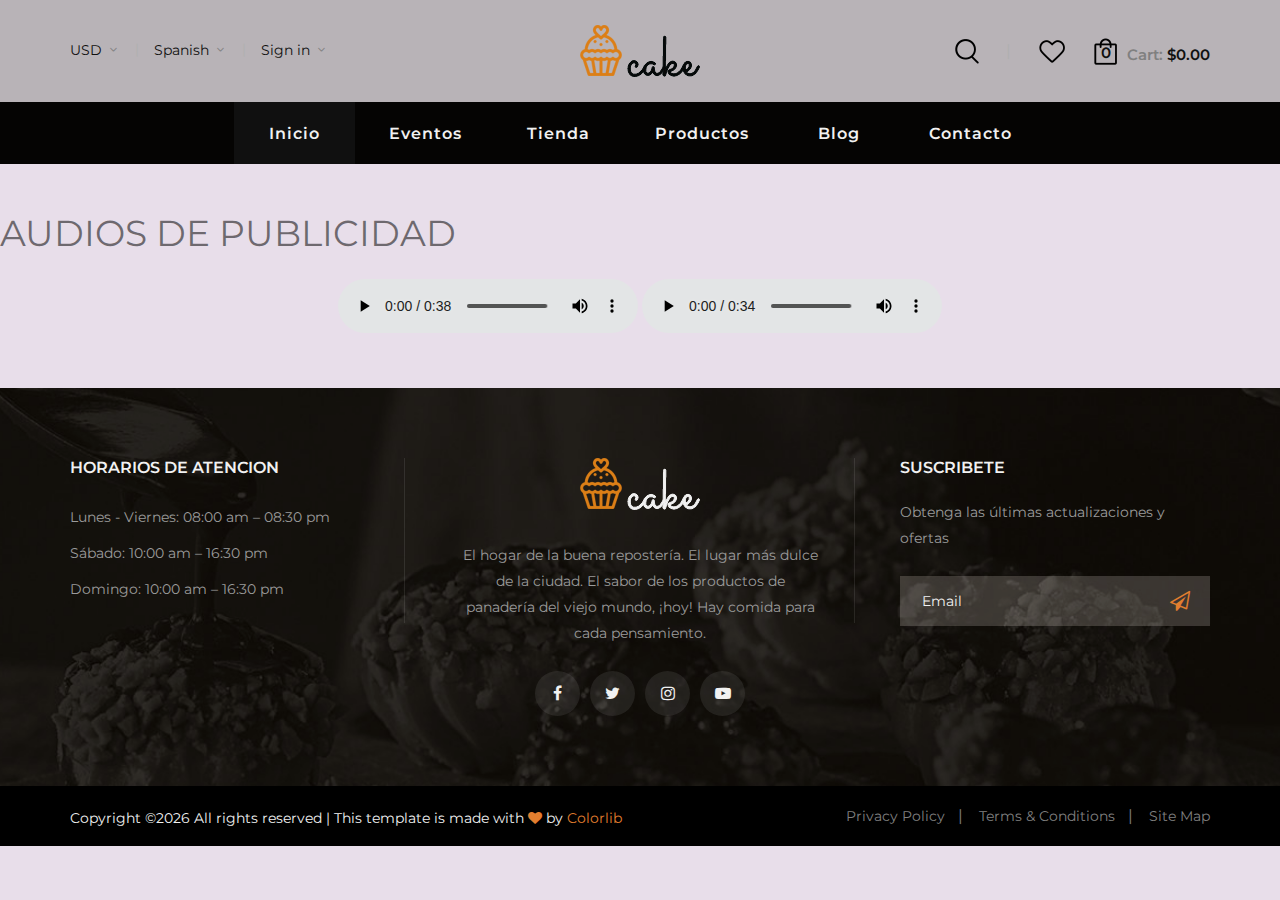
<file: audios.html>
<!DOCTYPE html>
<html lang="zxx">

<head>
    <meta charset="UTF-8">
    <meta name="description" content="Cake Template">
    <meta name="keywords" content="Cake, unica, creative, html">
    <meta name="viewport" content="width=device-width, initial-scale=1.0">
    <meta http-equiv="X-UA-Compatible" content="ie=edge">
    <title>Cake | Template</title>

    <!-- Google Font -->
    <link href="https://fonts.googleapis.com/css2?family=Playfair+Display:wght@400;500;600;700;800;900&display=swap"
    rel="stylesheet">
    <link href="https://fonts.googleapis.com/css2?family=Montserrat:wght@300;400;500;600;700;800;900&display=swap"
    rel="stylesheet">

    <!-- Css Styles -->
    <link rel="stylesheet" href="css/bootstrap.min.css" type="text/css">
    <link rel="stylesheet" href="css/flaticon.css" type="text/css">
    <link rel="stylesheet" href="css/barfiller.css" type="text/css">
    <link rel="stylesheet" href="css/magnific-popup.css" type="text/css">
    <link rel="stylesheet" href="css/font-awesome.min.css" type="text/css">
    <link rel="stylesheet" href="css/elegant-icons.css" type="text/css">
    <link rel="stylesheet" href="css/nice-select.css" type="text/css">
    <link rel="stylesheet" href="css/owl.carousel.min.css" type="text/css">
    <link rel="stylesheet" href="css/slicknav.min.css" type="text/css">
    <link rel="stylesheet" href="css/style.css" type="text/css">
</head>

<body>
    <!-- Page Preloder -->
    <div id="preloder">
        <div class="loader"></div>
    </div>

    <!-- Offcanvas Menu Begin -->
    <div class="offcanvas-menu-overlay"></div>
    <div class="offcanvas-menu-wrapper">
        <div class="offcanvas__cart">
            <div class="offcanvas__cart__links">
                <a href="#" class="search-switch"><img src="img/icon/search.png" alt=""></a>
                <a href="#"><img src="img/icon/heart.png" alt=""></a>
            </div>
            <div class="offcanvas__cart__item">
                <a href="#"><img src="img/icon/cart.png" alt=""> <span>0</span></a>
                <div class="cart__price">Cart: <span>$0.00</span></div>
            </div>
        </div>
        <div class="offcanvas__logo">
            <a href="./index.html"><img src="img/logo.png" alt=""></a>
        </div>
        <div id="mobile-menu-wrap"></div>
        <div class="offcanvas__option">
            <ul>
                <li>USD <span class="arrow_carrot-down"></span>
                    <ul>
                        <li>EUR</li>
                        <li>USD</li>
                    </ul>
                </li>
                <li>ENG <span class="arrow_carrot-down"></span>
                    <ul>
                        <li>Spanish</li>
                        <li>ENG</li>
                    </ul>
                </li>
                <li><a href="#">Sign in</a> <span class="arrow_carrot-down"></span></li>
            </ul>
        </div>
    </div>
    <!-- Offcanvas Menu End -->

    <!-- Header Section Begin -->
    <header class="header">
        <div class="header__top">
            <div class="container">
                <div class="row">
                    <div class="col-lg-12">
                        <div class="header__top__inner">
                            <div class="header__top__left">
                                <ul>
                                    <li>USD <span class="arrow_carrot-down"></span>
                                        <ul>
                                            <li>EUR</li>
                                            <li>USD</li>
                                        </ul>
                                    </li>
                                    <li>Spanish <span class="arrow_carrot-down"></span>
                                        <ul>
                                            <li>Spanish</li>
                                            <li>ENG</li>
                                        </ul>
                                    </li>
                                    <li><a href="#">Sign in</a> <span class="arrow_carrot-down"></span></li>
                                </ul>
                            </div>
                            <div class="header__logo">
                                <a href="./index.html"><img src="img/logo.png" alt=""></a>
                            </div>
                            <div class="header__top__right">
                                <div class="header__top__right__links">
                                    <a href="#" class="search-switch"><img src="img/icon/search.png" alt=""></a>
                                    <a href="#"><img src="img/icon/heart.png" alt=""></a>
                                </div>
                                <div class="header__top__right__cart">
                                    <a href="#"><img src="img/icon/cart.png" alt=""> <span>0</span></a>
                                    <div class="cart__price">Cart: <span>$0.00</span></div>
                                </div>
                            </div>
                        </div>
                    </div>
                </div>
                <div class="canvas__open"><i class="fa fa-bars"></i></div>
            </div>
        </div>
        <div class="container">
            <div class="row">
                <div class="col-lg-12">
                    <nav class="header__menu mobile-menu">
                        <ul>
                            <li class="active"><a href="./index.html">Inicio</a></li>
                            <li><a href="#">Eventos</a>
                                <ul class="dropdown">
                                    <li><a href="./video.html">Videos</a></li>
                                    <li><a href="./imagenes.html">Imagenes</a></li>
                                    <li><a href="./audios.html">Audios</a></li>
                                </ul>
                            <li><a href="#">Tienda</a>
                                <ul class="dropdown">
                                    <li><a href="./shop-details.html">Detalles de la tienda</a></li>
                                    <li><a href="./shoping-cart.html">Carro de compras</a></li>
                                    <li><a href="./checkout.html">Verificar</a></li>
                                    <li><a href="./wisslist.html">Lista de compras</a></li>
                                    <li><a href="./Class.html">Cursos</a></li>
                                    <li><a href="./blog-details.html">Detalles del blog</a></li>
                                </ul>
                            <li><a href="#">Productos</a>
                                <ul class="dropdown">
                                    <li><a href="./wisslist.html">Pasteles</a></li>
                                    <li><a href="./wisslist.html">Bebidas</a></li>
                                    <li><a href="./wisslist.html">Donuts</a></li>
                                    <li><a href="./wisslist.html">Sandwish</a></li>
                                    <li><a href="./wisslist.html">kekes</a></li>
                                    <li><a href="./wisslist.html">Galletas</a></li>
                                    <li><a href="./wisslist.html">Postres</a></li>
                                    <li><a href="./wisslist.html">Panaderia</a></li>
                                    <li><a href="./wisslist.html">Chocolates</a></li>
                                    <li><a href="./wisslist.html">Helados</a></li>
                                    <li><a href="./wisslist.html">Milkshakes</a></li>
                                    <li><a href="./wisslist.html">Empanadas</a></li>
                                    <li><a href="./wisslist.html">Especiales</a></li>
                                    <li><a href="./wisslist.html">Combos</a></li>     
                                </ul>
                            </li>
                            <li><a href="./blog.html">Blog</a></li>
                            <li><a href="./contact.html">Contacto</a></li>
                        </ul>
                    </nav>
                </div>
            </div>
        </div>
    </header>
    <br>
    <br>
    <h2>AUDIOS DE PUBLICIDAD</h2>
    <br>
    <center>
        <audio src="nuevo/audio1.mp3" controls="controls"></audio>
        <audio src="nuevo/audio2.mp3" controls="controls"></audio>
    </center>
    <br>
    <br>

    <footer class="footer set-bg" data-setbg="img/footer-bg.jpg">
        <div class="container">
            <div class="row">
                <div class="col-lg-4 col-md-6 col-sm-6">
                    <div class="footer__widget">
                        <h6>HORARIOS DE ATENCION</h6>
                        <ul>
                            <li>Lunes - Viernes: 08:00 am – 08:30 pm</li>
                            <li>Sábado: 10:00 am – 16:30 pm</li>
                            <li>Domingo: 10:00 am – 16:30 pm</li>
                        </ul>
                    </div>
                </div>
                <div class="col-lg-4 col-md-6 col-sm-6">
                    <div class="footer__about">
                        <div class="footer__logo">
                            <a href="#"><img src="img/footer-logo.png" alt=""></a>
                        </div>
                        <p> El hogar de la buena repostería.
                            El lugar más dulce de la ciudad.
                            El sabor de los productos de panadería del viejo mundo, ¡hoy!
                            Hay comida para cada pensamiento.</p>
                        <div class="footer__social">
                            <a href="#"><i class="fa fa-facebook"></i></a>
                            <a href="#"><i class="fa fa-twitter"></i></a>
                            <a href="#"><i class="fa fa-instagram"></i></a>
                            <a href="#"><i class="fa fa-youtube-play"></i></a>
                        </div>
                    </div>
                </div>
                <div class="col-lg-4 col-md-6 col-sm-6">
                    <div class="footer__newslatter">
                        <h6>Suscribete</h6>
                        <p>Obtenga las últimas actualizaciones y ofertas</p>
                        <form action="#">
                            <input type="text" placeholder="Email">
                            <button type="submit"><i class="fa fa-send-o"></i></button>
                        </form>
                    </div>
                </div>
            </div>
        </div>
        <div class="copyright">
            <div class="container">
                <div class="row">
                    <div class="col-lg-7">
                        <p class="copyright__text text-white"><!-- Link back to Colorlib can't be removed. Template is licensed under CC BY 3.0. -->
                          Copyright &copy;<script>document.write(new Date().getFullYear());</script> All rights reserved | This template is made with <i class="fa fa-heart" aria-hidden="true"></i> by <a href="https://colorlib.com" target="_blank">Colorlib</a>
                          <!-- Link back to Colorlib can't be removed. Template is licensed under CC BY 3.0. -->
                      </p>
                  </div>
                  <div class="col-lg-5">
                    <div class="copyright__widget">
                        <ul>
                            <li><a href="#">Privacy Policy</a></li>
                            <li><a href="#">Terms & Conditions</a></li>
                            <li><a href="#">Site Map</a></li>
                        </ul>
                    </div>
                </div>
            </div>
        </div>
    </div>
</footer>
<!-- Footer Section End -->

<!-- Search Begin -->
<div class="search-model">
    <div class="h-100 d-flex align-items-center justify-content-center">
        <div class="search-close-switch">+</div>
        <form class="search-model-form">
            <input type="text" id="search-input" placeholder="Search here.....">
        </form>
    </div>
</div>
<!-- Search End -->

<!-- Js Plugins -->
<script src="js/jquery-3.3.1.min.js"></script>
<script src="js/bootstrap.min.js"></script>
<script src="js/jquery.nice-select.min.js"></script>
<script src="js/jquery.barfiller.js"></script>
<script src="js/jquery.magnific-popup.min.js"></script>
<script src="js/jquery.slicknav.js"></script>
<script src="js/owl.carousel.min.js"></script>
<script src="js/jquery.nicescroll.min.js"></script>
<script src="js/main.js"></script>
</body>

</html>
</file>
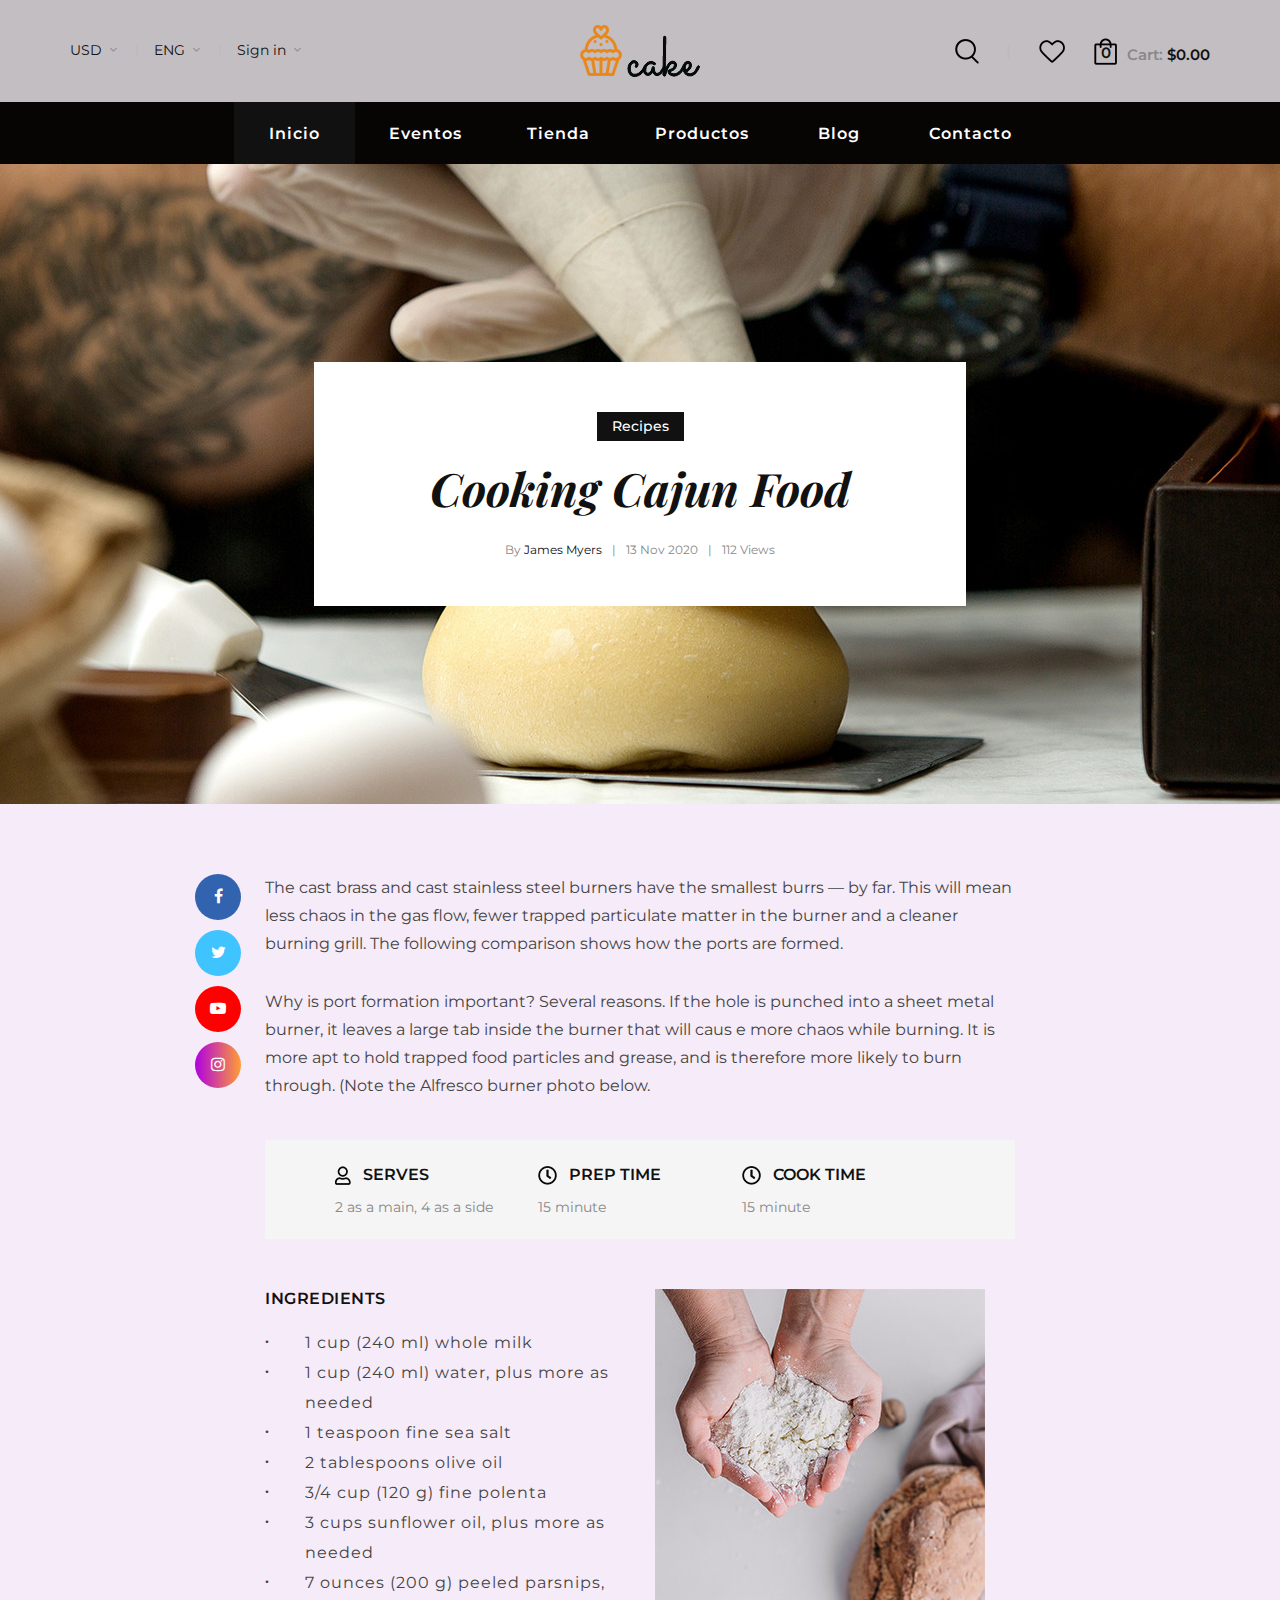
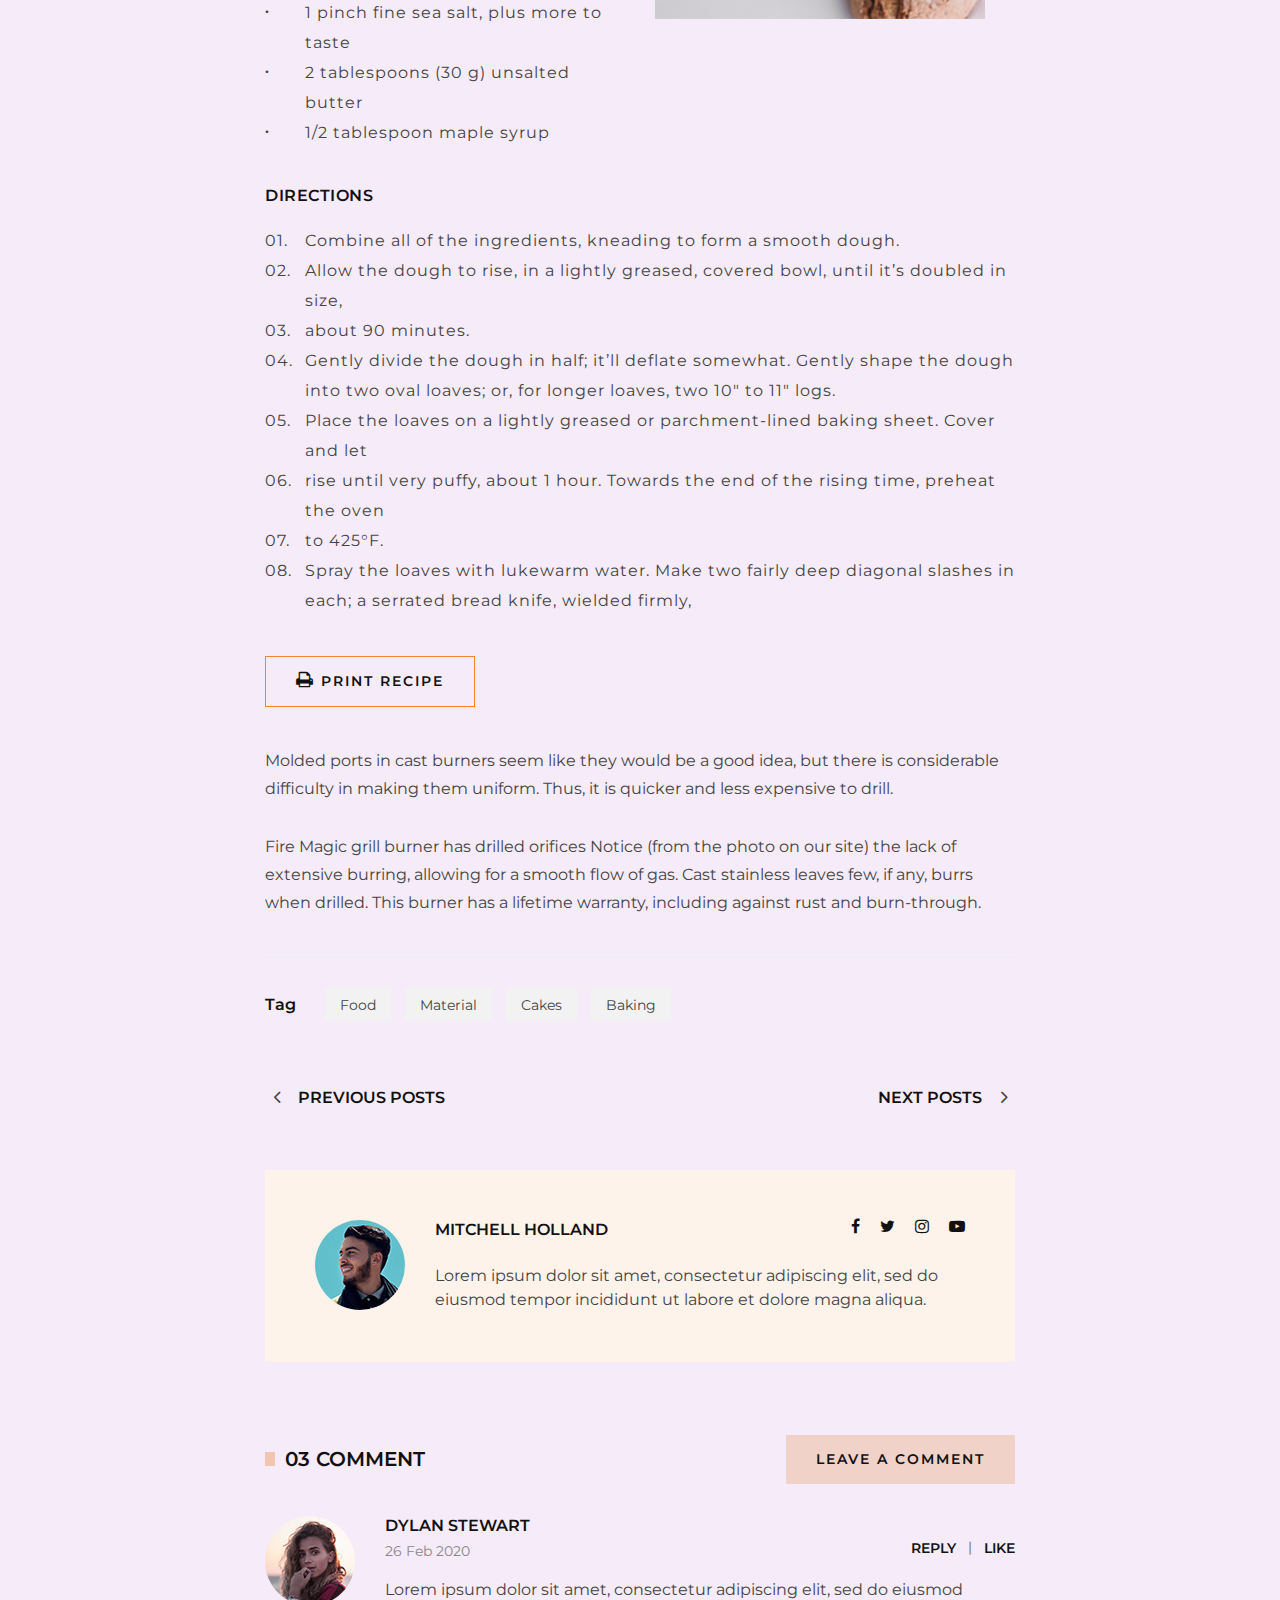
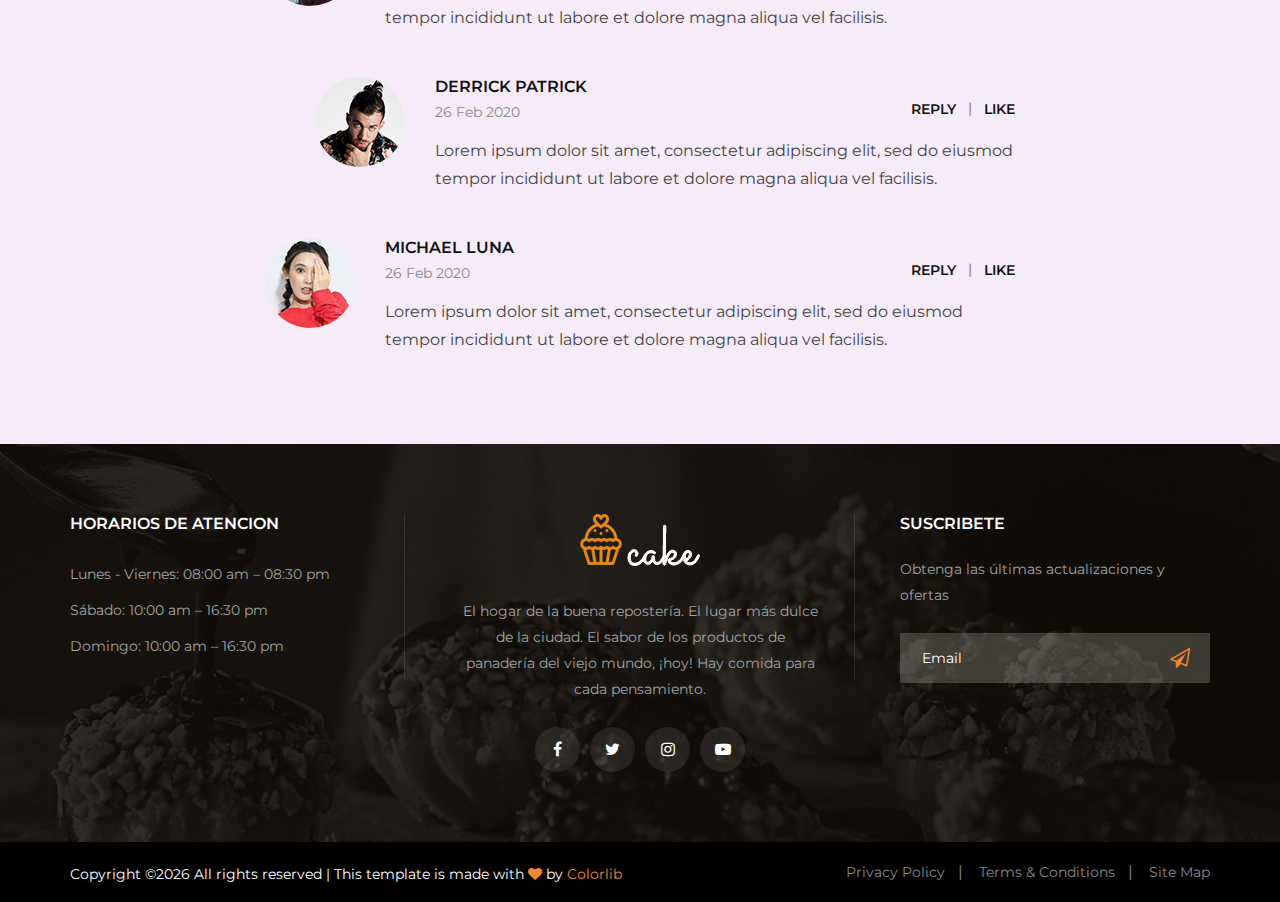
<file: blog-details.html>
<!DOCTYPE html>
<html lang="zxx">

<head>
    <meta charset="UTF-8">
    <meta name="description" content="Cake Template">
    <meta name="keywords" content="Cake, unica, creative, html">
    <meta name="viewport" content="width=device-width, initial-scale=1.0">
    <meta http-equiv="X-UA-Compatible" content="ie=edge">
    <title>Cake | Template</title>

    <!-- Google Font -->
    <link href="https://fonts.googleapis.com/css2?family=Playfair+Display:wght@400;500;600;700;800;900&display=swap"
    rel="stylesheet">
    <link href="https://fonts.googleapis.com/css2?family=Montserrat:wght@300;400;500;600;700;800;900&display=swap"
    rel="stylesheet">

    <!-- Css Styles -->
    <link rel="stylesheet" href="css/bootstrap.min.css" type="text/css">
    <link rel="stylesheet" href="css/flaticon.css" type="text/css">
    <link rel="stylesheet" href="css/barfiller.css" type="text/css">
    <link rel="stylesheet" href="css/magnific-popup.css" type="text/css">
    <link rel="stylesheet" href="css/font-awesome.min.css" type="text/css">
    <link rel="stylesheet" href="css/elegant-icons.css" type="text/css">
    <link rel="stylesheet" href="css/nice-select.css" type="text/css">
    <link rel="stylesheet" href="css/owl.carousel.min.css" type="text/css">
    <link rel="stylesheet" href="css/slicknav.min.css" type="text/css">
    <link rel="stylesheet" href="css/style.css" type="text/css">
</head>

<body>
    <!-- Page Preloder -->
    <div id="preloder">
        <div class="loader"></div>
    </div>

    <!-- Offcanvas Menu Begin -->
    <div class="offcanvas-menu-overlay"></div>
    <div class="offcanvas-menu-wrapper">
        <div class="offcanvas__cart">
            <div class="offcanvas__cart__links">
                <a href="#" class="search-switch"><img src="img/icon/search.png" alt=""></a>
                <a href="#"><img src="img/icon/heart.png" alt=""></a>
            </div>
            <div class="offcanvas__cart__item">
                <a href="#"><img src="img/icon/cart.png" alt=""> <span>0</span></a>
                <div class="cart__price">Cart: <span>$0.00</span></div>
            </div>
        </div>
        <div class="offcanvas__logo">
            <a href="./index.html"><img src="img/logo.png" alt=""></a>
        </div>
        <div id="mobile-menu-wrap"></div>
        <div class="offcanvas__option">
            <ul>
                <li>USD <span class="arrow_carrot-down"></span>
                    <ul>
                        <li>EUR</li>
                        <li>USD</li>
                    </ul>
                </li>
                <li>ENG <span class="arrow_carrot-down"></span>
                    <ul>
                        <li>Spanish</li>
                        <li>ENG</li>
                    </ul>
                </li>
                <li><a href="#">Sign in</a> <span class="arrow_carrot-down"></span></li>
            </ul>
        </div>
    </div>
    <!-- Offcanvas Menu End -->

    <!-- Header Section Begin -->
    <header class="header">
        <div class="header__top">
            <div class="container">
                <div class="row">
                    <div class="col-lg-12">
                        <div class="header__top__inner">
                            <div class="header__top__left">
                                <ul>
                                    <li>USD <span class="arrow_carrot-down"></span>
                                        <ul>
                                            <li>EUR</li>
                                            <li>USD</li>
                                        </ul>
                                    </li>
                                    <li>ENG <span class="arrow_carrot-down"></span>
                                        <ul>
                                            <li>Spanish</li>
                                            <li>ENG</li>
                                        </ul>
                                    </li>
                                    <li><a href="#">Sign in</a> <span class="arrow_carrot-down"></span></li>
                                </ul>
                            </div>
                            <div class="header__logo">
                                <a href="./index.html"><img src="img/logo.png" alt=""></a>
                            </div>
                            <div class="header__top__right">
                                <div class="header__top__right__links">
                                    <a href="#" class="search-switch"><img src="img/icon/search.png" alt=""></a>
                                    <a href="#"><img src="img/icon/heart.png" alt=""></a>
                                </div>
                                <div class="header__top__right__cart">
                                    <a href="#"><img src="img/icon/cart.png" alt=""> <span>0</span></a>
                                    <div class="cart__price">Cart: <span>$0.00</span></div>
                                </div>
                            </div>
                        </div>
                    </div>
                </div>
                <div class="canvas__open"><i class="fa fa-bars"></i></div>
            </div>
        </div>
        <div class="container">
            <div class="row">
                <div class="col-lg-12">
                    <nav class="header__menu mobile-menu">
                        <ul>
                            <li class="active"><a href="./index.html">Inicio</a></li>
                            <li><a href="#">Eventos</a>
                                <ul class="dropdown">
                                    <li><a href="./video.html">Videos</a></li>
                                    <li><a href="./imagenes.html">Imagenes</a></li>
                                    <li><a href="./audios.html">Audios</a></li>
                                </ul>
                            <li><a href="#">Tienda</a>
                                <ul class="dropdown">
                                    <li><a href="./shop-details.html">Detalles de la tienda</a></li>
                                    <li><a href="./shoping-cart.html">Carro de compras</a></li>
                                    <li><a href="./checkout.html">Verificar</a></li>
                                    <li><a href="./wisslist.html">Lista de compras</a></li>
                                    <li><a href="./Class.html">Cursos</a></li>
                                    <li><a href="./blog-details.html">Detalles del blog</a></li>
                                </ul>
                            <li><a href="#">Productos</a>
                                <ul class="dropdown">
                                    <li><a href="./wisslist.html">Pasteles</a></li>
                                    <li><a href="./wisslist.html">Bebidas</a></li>
                                    <li><a href="./wisslist.html">Donuts</a></li>
                                    <li><a href="./wisslist.html">Sandwish</a></li>
                                    <li><a href="./wisslist.html">kekes</a></li>
                                    <li><a href="./wisslist.html">Galletas</a></li>
                                    <li><a href="./wisslist.html">Postres</a></li>
                                    <li><a href="./wisslist.html">Panaderia</a></li>
                                    <li><a href="./wisslist.html">Chocolates</a></li>
                                    <li><a href="./wisslist.html">Helados</a></li>
                                    <li><a href="./wisslist.html">Milkshakes</a></li>
                                    <li><a href="./wisslist.html">Empanadas</a></li>
                                    <li><a href="./wisslist.html">Especiales</a></li>
                                    <li><a href="./wisslist.html">Combos</a></li>     
                                </ul>
                            </li>
                            <li><a href="./blog.html">Blog</a></li>
                            <li><a href="./contact.html">Contacto</a></li>
                        </ul>
                    </nav>
                </div>
            </div>
        </div>
    </header>
    <!-- Header Section End -->

    <!-- Blog Hero Begin -->
    <div class="blog-hero set-bg" data-setbg="img/blog/details/blog-hero.jpg">
        <div class="container">
            <div class="row d-flex justify-content-center">
                <div class="col-lg-7">
                    <div class="blog__hero__text">
                        <div class="label">Recipes</div>
                        <h2>Cooking Cajun Food</h2>
                        <ul>
                            <li>By <span>James Myers</span></li>
                            <li>13 Nov 2020</li>
                            <li>112 Views</li>
                        </ul>
                    </div>
                </div>
            </div>
        </div>
    </div>
    <!-- Blog Hero End -->

    <!-- Blog Details Section Begin -->
    <section class="blog-details spad">
        <div class="container">
            <div class="row d-flex justify-content-center">
                <div class="col-lg-8">
                    <div class="blog__details__content">
                        <div class="blog__details__share">
                            <a href="#" class="facebook"><i class="fa fa-facebook"></i></a>
                            <a href="#" class="twitter"><i class="fa fa-twitter"></i></a>
                            <a href="#" class="youtube"><i class="fa fa-youtube-play"></i></a>
                            <a href="#" class="instagram"><i class="fa fa-instagram"></i></a>
                        </div>
                        <div class="blog__details__text">
                            <p>The cast brass and cast stainless steel burners have the smallest burrs — by far. This
                                will mean less chaos in the gas flow, fewer trapped particulate matter in the burner and
                            a cleaner burning grill. The following comparison shows how the ports are formed.</p>
                            <p>Why is port formation important? Several reasons. If the hole is punched into a sheet
                                metal burner, it leaves a large tab inside the burner that will caus e more chaos while
                                burning. It is more apt to hold trapped food particles and grease, and is therefore more
                            likely to burn through. (Note the Alfresco burner photo below.</p>
                        </div>
                        <div class="blog__details__recipe">
                            <div class="blog__details__recipe__item">
                                <h6><img src="img/blog/details/user.png" alt=""> SERVES</h6>
                                <span>2 as a main, 4 as a side</span>
                            </div>
                            <div class="blog__details__recipe__item">
                                <h6><img src="img/blog/details/clock.png" alt=""> PREP TIME</h6>
                                <span>15 minute</span>
                            </div>
                            <div class="blog__details__recipe__item">
                                <h6><img src="img/blog/details/clock.png" alt=""> COOK TIME</h6>
                                <span>15 minute</span>
                            </div>
                        </div>
                        <div class="blog__details__recipe__details">
                            <div class="row">
                                <div class="col-lg-6">
                                    <div class="blog__details__ingredients">
                                        <h6>Ingredients</h6>
                                        <ul>
                                            <li><span>.</span> 1 cup (240 ml) whole milk</li>
                                            <li><span>.</span> 1 cup (240 ml) water, plus more as needed</li>
                                            <li><span>.</span> 1 teaspoon fine sea salt</li>
                                            <li><span>.</span> 2 tablespoons olive oil</li>
                                            <li><span>.</span> 3/4 cup (120 g) fine polenta</li>
                                            <li><span>.</span> 3 cups sunflower oil, plus more as needed</li>
                                            <li><span>.</span> 7 ounces (200 g) peeled parsnips,</li>
                                            <li><span>.</span> 1 pinch fine sea salt, plus more to taste</li>
                                            <li><span>.</span> 2 tablespoons (30 g) unsalted butter</li>
                                            <li><span>.</span> 1/2 tablespoon maple syrup</li>
                                        </ul>
                                    </div>
                                </div>
                                <div class="col-lg-6">
                                    <div class="blog__details__ingredients__pic">
                                        <img src="img/blog/details/blog-details.jpg" alt="">
                                    </div>
                                </div>
                            </div>
                        </div>
                        <div class="blog__details__direction">
                            <h6>Directions</h6>
                            <ul>
                                <li><span>01.</span> Combine all of the ingredients, kneading to form a smooth dough.
                                </li>
                                <li><span>02.</span> Allow the dough to rise, in a lightly greased, covered bowl, until
                                it’s doubled in size,</li>
                                <li><span>03.</span> about 90 minutes.</li>
                                <li><span>04.</span> Gently divide the dough in half; it’ll deflate somewhat. Gently
                                    shape the dough into two oval loaves; or, for longer loaves, two 10″ to 11″ logs.
                                </li>
                                <li><span>05.</span> Place the loaves on a lightly greased or parchment-lined baking
                                sheet. Cover and let</li>
                                <li><span>06.</span> rise until very puffy, about 1 hour. Towards the end of the rising
                                time, preheat the oven</li>
                                <li><span>07.</span> to 425°F.</li>
                                <li><span>08.</span> Spray the loaves with lukewarm water. Make two fairly deep diagonal
                                slashes in each; a serrated bread knife, wielded firmly,</li>
                            </ul>
                        </div>
                        <div class="blog__details__print">
                            <a href="#" class="primary-btn"><i class="fa fa-print"></i> Print recipe</a>
                        </div>
                        <div class="blog__details__text">
                            <p>Molded ports in cast burners seem like they would be a good idea, but there is
                                considerable difficulty in making them uniform. Thus, it is quicker and less expensive
                            to drill.</p>
                            <p>Fire Magic grill burner has drilled orifices Notice (from the photo on our site) the lack
                                of extensive burring, allowing for a smooth flow of gas. Cast stainless leaves few, if
                                any, burrs when drilled. This burner has a lifetime warranty, including against rust and
                            burn-through.</p>
                        </div>
                        <div class="blog__details__tags">
                            <span>Tag</span>
                            <a href="#">Food</a>
                            <a href="#">Material</a>
                            <a href="#">Cakes</a>
                            <a href="#">Baking</a>
                        </div>
                        <div class="blog__details__btns">
                            <div class="row">
                                <div class="col-lg-6 col-md-6 col-sm-6">
                                    <div class="blog__details__btns__item">
                                        <a href="#"><span class="arrow_carrot-left"></span> Previous posts</a>
                                    </div>
                                </div>
                                <div class="col-lg-6 col-md-6 col-sm-6">
                                    <div class="blog__details__btns__item blog__details__btns__item--next">
                                        <a href="#">Next posts <span class="arrow_carrot-right"></span></a>
                                    </div>
                                </div>
                            </div>
                        </div>
                        <div class="blog__details__author">
                            <div class="blog__details__author__pic">
                                <img src="img/blog/details/blog-author.jpg" alt="">
                            </div>
                            <div class="blog__details__author__text">
                                <h6>Mitchell Holland</h6>
                                <div class="blog__details__author__social">
                                    <a href="#"><i class="fa fa-facebook"></i></a>
                                    <a href="#"><i class="fa fa-twitter"></i></a>
                                    <a href="#"><i class="fa fa-instagram"></i></a>
                                    <a href="#"><i class="fa fa-youtube-play"></i></a>
                                </div>
                                <p>Lorem ipsum dolor sit amet, consectetur adipiscing elit, sed do eiusmod tempor
                                incididunt ut labore et dolore magna aliqua.</p>
                            </div>
                        </div>
                        <div class="blog__details__comment">
                            <h5>03 Comment</h5>
                            <a href="#" class="primary-btn">Leave a comment</a>
                            <div class="blog__details__comment__item">
                                <div class="blog__details__comment__item__pic">
                                    <img src="img/blog/details/comment-1.jpg" alt="">
                                </div>
                                <div class="blog__details__comment__item__text">
                                    <h6>Dylan Stewart</h6>
                                    <span>26 Feb 2020</span>
                                    <p>Lorem ipsum dolor sit amet, consectetur adipiscing elit, sed do eiusmod tempor
                                    incididunt ut labore et dolore magna aliqua vel facilisis.</p>
                                    <div class="blog__details__comment__btns">
                                        <a href="#">Reply</a>
                                        <a href="#">Like</a>
                                    </div>
                                </div>
                            </div>
                            <div class="blog__details__comment__item blog__details__comment__item--reply">
                                <div class="blog__details__comment__item__pic">
                                    <img src="img/blog/details/comment-2.jpg" alt="">
                                </div>
                                <div class="blog__details__comment__item__text">
                                    <h6>Derrick Patrick</h6>
                                    <span>26 Feb 2020</span>
                                    <p>Lorem ipsum dolor sit amet, consectetur adipiscing elit, sed do eiusmod tempor
                                    incididunt ut labore et dolore magna aliqua vel facilisis.</p>
                                    <div class="blog__details__comment__btns">
                                        <a href="#">Reply</a>
                                        <a href="#">Like</a>
                                    </div>
                                </div>
                            </div>
                            <div class="blog__details__comment__item">
                                <div class="blog__details__comment__item__pic">
                                    <img src="img/blog/details/comment-3.jpg" alt="">
                                </div>
                                <div class="blog__details__comment__item__text">
                                    <h6>Michael Luna</h6>
                                    <span>26 Feb 2020</span>
                                    <p>Lorem ipsum dolor sit amet, consectetur adipiscing elit, sed do eiusmod tempor
                                    incididunt ut labore et dolore magna aliqua vel facilisis.</p>
                                    <div class="blog__details__comment__btns">
                                        <a href="#">Reply</a>
                                        <a href="#">Like</a>
                                    </div>
                                </div>
                            </div>
                        </div>
                    </div>
                </div>
            </div>
        </div>
    </section>
    <!-- Blog Details Section End -->

    <!-- Footer Section Begin -->
    <footer class="footer set-bg" data-setbg="img/footer-bg.jpg">
        <div class="container">
            <div class="row">
                <div class="col-lg-4 col-md-6 col-sm-6">
                    <div class="footer__widget">
                        <h6>HORARIOS DE ATENCION</h6>
                        <ul>
                            <li>Lunes - Viernes: 08:00 am – 08:30 pm</li>
                            <li>Sábado: 10:00 am – 16:30 pm</li>
                            <li>Domingo: 10:00 am – 16:30 pm</li>
                        </ul>
                    </div>
                </div>
                <div class="col-lg-4 col-md-6 col-sm-6">
                    <div class="footer__about">
                        <div class="footer__logo">
                            <a href="#"><img src="img/footer-logo.png" alt=""></a>
                        </div>
                        <p> El hogar de la buena repostería.
                            El lugar más dulce de la ciudad.
                            El sabor de los productos de panadería del viejo mundo, ¡hoy!
                            Hay comida para cada pensamiento.</p>
                        <div class="footer__social">
                            <a href="#"><i class="fa fa-facebook"></i></a>
                            <a href="#"><i class="fa fa-twitter"></i></a>
                            <a href="#"><i class="fa fa-instagram"></i></a>
                            <a href="#"><i class="fa fa-youtube-play"></i></a>
                        </div>
                    </div>
                </div>
                <div class="col-lg-4 col-md-6 col-sm-6">
                    <div class="footer__newslatter">
                        <h6>Suscribete</h6>
                        <p>Obtenga las últimas actualizaciones y ofertas</p>
                        <form action="#">
                            <input type="text" placeholder="Email">
                            <button type="submit"><i class="fa fa-send-o"></i></button>
                        </form>
                    </div>
                </div>
            </div>
        </div>
        <div class="copyright">
            <div class="container">
                <div class="row">
                    <div class="col-lg-7">
                        <p class="copyright__text text-white"><!-- Link back to Colorlib can't be removed. Template is licensed under CC BY 3.0. -->
                          Copyright &copy;<script>document.write(new Date().getFullYear());</script> All rights reserved | This template is made with <i class="fa fa-heart" aria-hidden="true"></i> by <a href="https://colorlib.com" target="_blank">Colorlib</a>
                          <!-- Link back to Colorlib can't be removed. Template is licensed under CC BY 3.0. -->
                      </p>
                  </div>
                  <div class="col-lg-5">
                    <div class="copyright__widget">
                        <ul>
                            <li><a href="#">Privacy Policy</a></li>
                            <li><a href="#">Terms & Conditions</a></li>
                            <li><a href="#">Site Map</a></li>
                        </ul>
                    </div>
                </div>
            </div>
        </div>
    </div>
</footer>
<!-- Footer Section End -->

<!-- Search Begin -->
<div class="search-model">
    <div class="h-100 d-flex align-items-center justify-content-center">
        <div class="search-close-switch">+</div>
        <form class="search-model-form">
            <input type="text" id="search-input" placeholder="Search here.....">
        </form>
    </div>
</div>
<!-- Search End -->

<!-- Js Plugins -->
<script src="js/jquery-3.3.1.min.js"></script>
<script src="js/bootstrap.min.js"></script>
<script src="js/jquery.nice-select.min.js"></script>
<script src="js/jquery.barfiller.js"></script>
<script src="js/jquery.magnific-popup.min.js"></script>
<script src="js/jquery.slicknav.js"></script>
<script src="js/owl.carousel.min.js"></script>
<script src="js/jquery.nicescroll.min.js"></script>
<script src="js/main.js"></script>
</body>

</html>
</file>
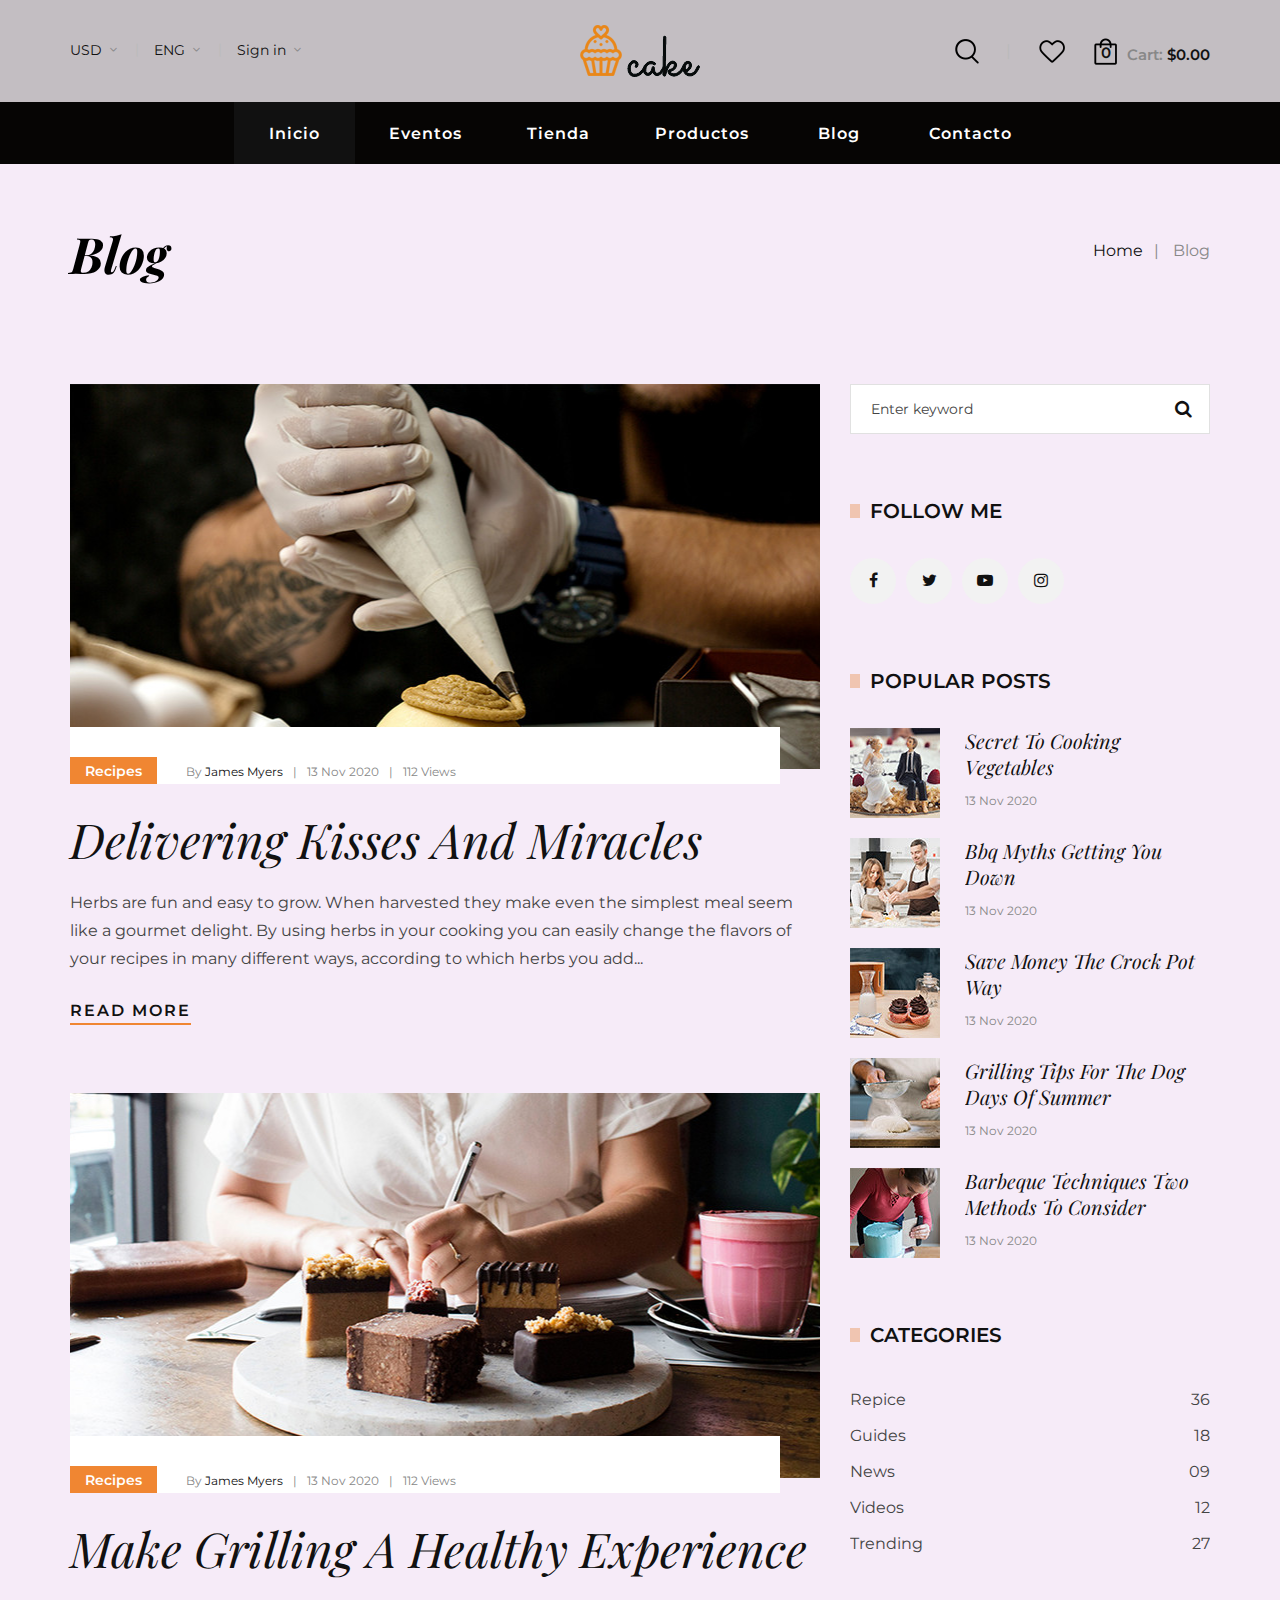
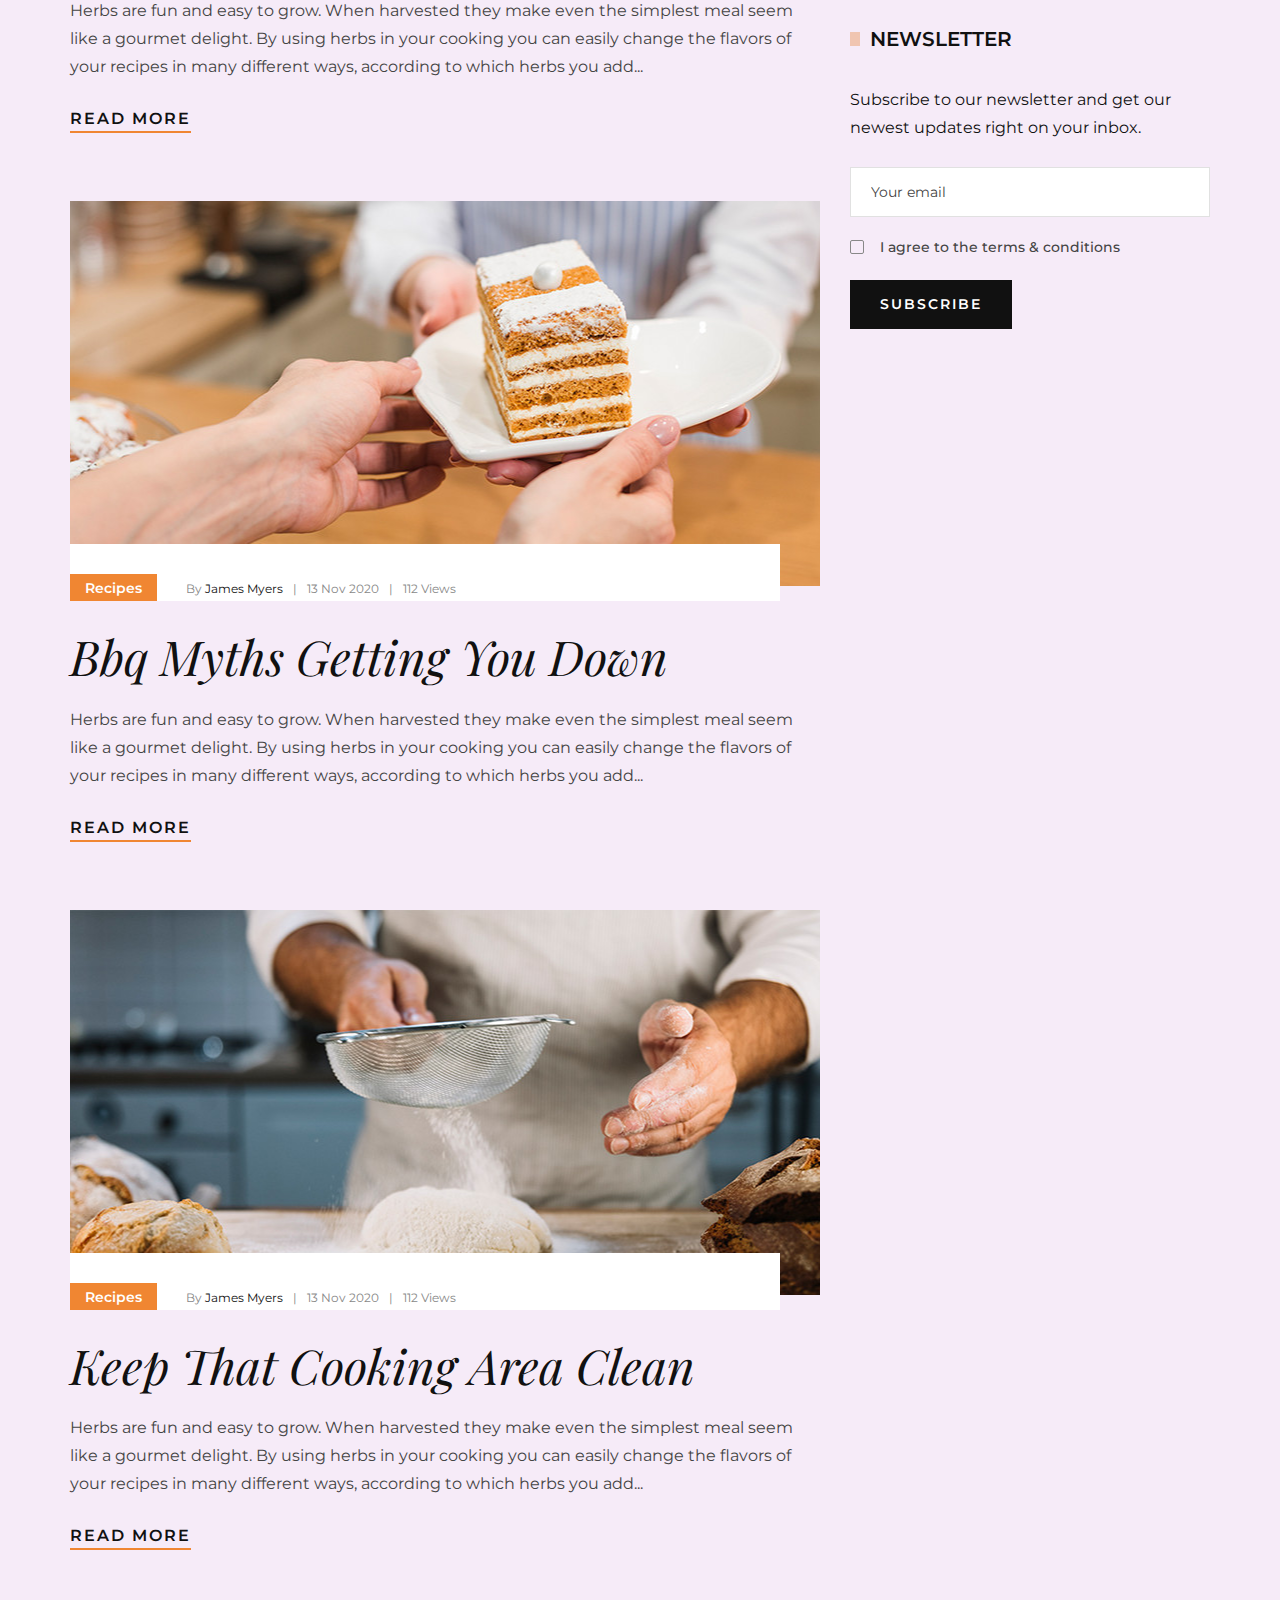
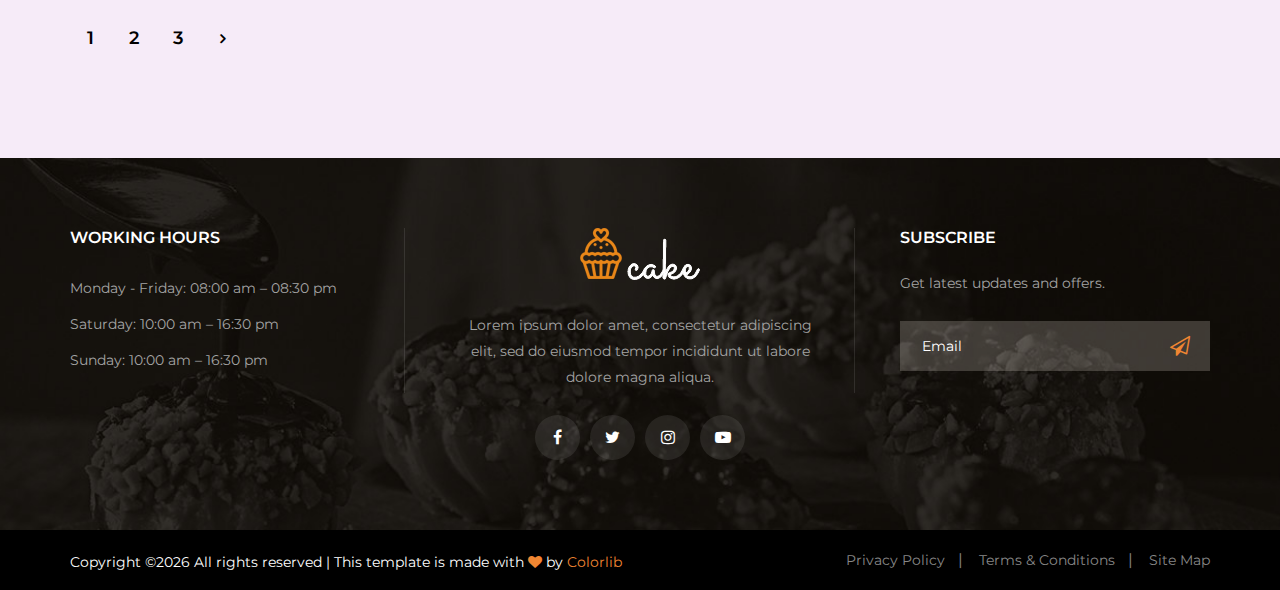
<file: blog.html>
<!DOCTYPE html>
<html lang="zxx">

<head>
    <meta charset="UTF-8">
    <meta name="description" content="Cake Template">
    <meta name="keywords" content="Cake, unica, creative, html">
    <meta name="viewport" content="width=device-width, initial-scale=1.0">
    <meta http-equiv="X-UA-Compatible" content="ie=edge">
    <title>Cake | Template</title>

    <!-- Google Font -->
    <link href="https://fonts.googleapis.com/css2?family=Playfair+Display:wght@400;500;600;700;800;900&display=swap"
    rel="stylesheet">
    <link href="https://fonts.googleapis.com/css2?family=Montserrat:wght@300;400;500;600;700;800;900&display=swap"
    rel="stylesheet">

    <!-- Css Styles -->
    <link rel="stylesheet" href="css/bootstrap.min.css" type="text/css">
    <link rel="stylesheet" href="css/flaticon.css" type="text/css">
    <link rel="stylesheet" href="css/barfiller.css" type="text/css">
    <link rel="stylesheet" href="css/magnific-popup.css" type="text/css">
    <link rel="stylesheet" href="css/font-awesome.min.css" type="text/css">
    <link rel="stylesheet" href="css/elegant-icons.css" type="text/css">
    <link rel="stylesheet" href="css/nice-select.css" type="text/css">
    <link rel="stylesheet" href="css/owl.carousel.min.css" type="text/css">
    <link rel="stylesheet" href="css/slicknav.min.css" type="text/css">
    <link rel="stylesheet" href="css/style.css" type="text/css">
</head>

<body>
    <!-- Page Preloder -->
    <div id="preloder">
        <div class="loader"></div>
    </div>

    <!-- Offcanvas Menu Begin -->
    <div class="offcanvas-menu-overlay"></div>
    <div class="offcanvas-menu-wrapper">
        <div class="offcanvas__cart">
            <div class="offcanvas__cart__links">
                <a href="#" class="search-switch"><img src="img/icon/search.png" alt=""></a>
                <a href="#"><img src="img/icon/heart.png" alt=""></a>
            </div>
            <div class="offcanvas__cart__item">
                <a href="#"><img src="img/icon/cart.png" alt=""> <span>0</span></a>
                <div class="cart__price">Cart: <span>$0.00</span></div>
            </div>
        </div>
        <div class="offcanvas__logo">
            <a href="./index.html"><img src="img/logo.png" alt=""></a>
        </div>
        <div id="mobile-menu-wrap"></div>
        <div class="offcanvas__option">
            <ul>
                <li>USD <span class="arrow_carrot-down"></span>
                    <ul>
                        <li>EUR</li>
                        <li>USD</li>
                    </ul>
                </li>
                <li>ENG <span class="arrow_carrot-down"></span>
                    <ul>
                        <li>Spanish</li>
                        <li>ENG</li>
                    </ul>
                </li>
                <li><a href="#">Sign in</a> <span class="arrow_carrot-down"></span></li>
            </ul>
        </div>
    </div>
    <!-- Offcanvas Menu End -->

    <!-- Header Section Begin -->
    <header class="header">
        <div class="header__top">
            <div class="container">
                <div class="row">
                    <div class="col-lg-12">
                        <div class="header__top__inner">
                            <div class="header__top__left">
                                <ul>
                                    <li>USD <span class="arrow_carrot-down"></span>
                                        <ul>
                                            <li>EUR</li>
                                            <li>USD</li>
                                        </ul>
                                    </li>
                                    <li>ENG <span class="arrow_carrot-down"></span>
                                        <ul>
                                            <li>Spanish</li>
                                            <li>ENG</li>
                                        </ul>
                                    </li>
                                    <li><a href="#">Sign in</a> <span class="arrow_carrot-down"></span></li>
                                </ul>
                            </div>
                            <div class="header__logo">
                                <a href="./index.html"><img src="img/logo.png" alt=""></a>
                            </div>
                            <div class="header__top__right">
                                <div class="header__top__right__links">
                                    <a href="#" class="search-switch"><img src="img/icon/search.png" alt=""></a>
                                    <a href="#"><img src="img/icon/heart.png" alt=""></a>
                                </div>
                                <div class="header__top__right__cart">
                                    <a href="#"><img src="img/icon/cart.png" alt=""> <span>0</span></a>
                                    <div class="cart__price">Cart: <span>$0.00</span></div>
                                </div>
                            </div>
                        </div>
                    </div>
                </div>
                <div class="canvas__open"><i class="fa fa-bars"></i></div>
            </div>
        </div>
        <div class="container">
            <div class="row">
                <div class="col-lg-12">
                    <nav class="header__menu mobile-menu">
                        <ul>
                            <li class="active"><a href="./index.html">Inicio</a></li>
                            <li><a href="#">Eventos</a>
                                <ul class="dropdown">
                                    <li><a href="./video.html">Videos</a></li>
                                    <li><a href="./imagenes.html">Imagenes</a></li>
                                    <li><a href="./audios.html">Audios</a></li>
                                </ul>
                            <li><a href="#">Tienda</a>
                                <ul class="dropdown">
                                    <li><a href="./shop-details.html">Detalles de la tienda</a></li>
                                    <li><a href="./shoping-cart.html">Carro de compras</a></li>
                                    <li><a href="./checkout.html">Verificar</a></li>
                                    <li><a href="./wisslist.html">Lista de compras</a></li>
                                    <li><a href="./Class.html">Cursos</a></li>
                                    <li><a href="./blog-details.html">Detalles del blog</a></li>
                                </ul>
                            <li><a href="#">Productos</a>
                                <ul class="dropdown">
                                    <li><a href="./wisslist.html">Pasteles</a></li>
                                    <li><a href="./wisslist.html">Bebidas</a></li>
                                    <li><a href="./wisslist.html">Donuts</a></li>
                                    <li><a href="./wisslist.html">Sandwish</a></li>
                                    <li><a href="./wisslist.html">kekes</a></li>
                                    <li><a href="./wisslist.html">Galletas</a></li>
                                    <li><a href="./wisslist.html">Postres</a></li>
                                    <li><a href="./wisslist.html">Panaderia</a></li>
                                    <li><a href="./wisslist.html">Chocolates</a></li>
                                    <li><a href="./wisslist.html">Helados</a></li>
                                    <li><a href="./wisslist.html">Milkshakes</a></li>
                                    <li><a href="./wisslist.html">Empanadas</a></li>
                                    <li><a href="./wisslist.html">Especiales</a></li>
                                    <li><a href="./wisslist.html">Combos</a></li>     
                                </ul>
                            </li>
                            <li><a href="./blog.html">Blog</a></li>
                            <li><a href="./contact.html">Contacto</a></li>
                        </ul>
                    </nav>
                </div>
            </div>
        </div>
    </header>
    <!-- Header Section End -->

    <!-- Breadcrumb Begin -->
    <div class="breadcrumb-option">
        <div class="container">
            <div class="row">
                <div class="col-lg-6 col-md-6 col-sm-6">
                    <div class="breadcrumb__text">
                        <h2>Blog</h2>
                    </div>
                </div>
                <div class="col-lg-6 col-md-6 col-sm-6">
                    <div class="breadcrumb__links">
                        <a href="./index.html">Home</a>
                        <span>Blog</span>
                    </div>
                </div>
            </div>
        </div>
    </div>
    <!-- Breadcrumb End -->

    <!-- Blog Section Begin -->
    <section class="blog spad">
        <div class="container">
            <div class="row">
                <div class="col-lg-8">
                    <div class="blog__item">
                        <div class="blog__item__pic set-bg" data-setbg="img/blog/blog-1.jpg">
                            <div class="blog__pic__inner">
                                <div class="label">Recipes</div>
                                <ul>
                                    <li>By <span>James Myers</span></li>
                                    <li>13 Nov 2020</li>
                                    <li>112 Views</li>
                                </ul>
                            </div>
                        </div>
                        <div class="blog__item__text">
                            <h2>Delivering Kisses And Miracles</h2>
                            <p>Herbs are fun and easy to grow. When harvested they make even the simplest meal seem like
                                a gourmet delight. By using herbs in your cooking you can easily change the flavors of
                            your recipes in many different ways, according to which herbs you add...</p>
                            <a href="#">READ MORE</a>
                        </div>
                    </div>
                    <div class="blog__item">
                        <div class="blog__item__pic set-bg" data-setbg="img/blog/blog-2.jpg">
                            <div class="blog__pic__inner">
                                <div class="label">Recipes</div>
                                <ul>
                                    <li>By <span>James Myers</span></li>
                                    <li>13 Nov 2020</li>
                                    <li>112 Views</li>
                                </ul>
                            </div>
                        </div>
                        <div class="blog__item__text">
                            <h2>Make Grilling A Healthy Experience</h2>
                            <p>Herbs are fun and easy to grow. When harvested they make even the simplest meal seem like
                                a gourmet delight. By using herbs in your cooking you can easily change the flavors of
                            your recipes in many different ways, according to which herbs you add...</p>
                            <a href="#">READ MORE</a>
                        </div>
                    </div>
                    <div class="blog__item">
                        <div class="blog__item__pic set-bg" data-setbg="img/blog/blog-3.jpg">
                            <div class="blog__pic__inner">
                                <div class="label">Recipes</div>
                                <ul>
                                    <li>By <span>James Myers</span></li>
                                    <li>13 Nov 2020</li>
                                    <li>112 Views</li>
                                </ul>
                            </div>
                        </div>
                        <div class="blog__item__text">
                            <h2>Bbq Myths Getting You Down</h2>
                            <p>Herbs are fun and easy to grow. When harvested they make even the simplest meal seem like
                                a gourmet delight. By using herbs in your cooking you can easily change the flavors of
                            your recipes in many different ways, according to which herbs you add...</p>
                            <a href="#">READ MORE</a>
                        </div>
                    </div>
                    <div class="blog__item">
                        <div class="blog__item__pic set-bg" data-setbg="img/blog/blog-4.jpg">
                            <div class="blog__pic__inner">
                                <div class="label">Recipes</div>
                                <ul>
                                    <li>By <span>James Myers</span></li>
                                    <li>13 Nov 2020</li>
                                    <li>112 Views</li>
                                </ul>
                            </div>
                        </div>
                        <div class="blog__item__text">
                            <h2>Keep That Cooking Area Clean</h2>
                            <p>Herbs are fun and easy to grow. When harvested they make even the simplest meal seem like
                                a gourmet delight. By using herbs in your cooking you can easily change the flavors of
                            your recipes in many different ways, according to which herbs you add...</p>
                            <a href="#">READ MORE</a>
                        </div>
                    </div>
                    <div class="shop__pagination">
                        <a href="#">1</a>
                        <a href="#">2</a>
                        <a href="#">3</a>
                        <a href="#"><span class="arrow_carrot-right"></span></a>
                    </div>
                </div>
                <div class="col-lg-4">
                    <div class="blog__sidebar">
                        <div class="blog__sidebar__search">
                            <form action="#">
                                <input type="text" placeholder="Enter keyword">
                                <button type="submit"><i class="fa fa-search"></i></button>
                            </form>
                        </div>
                        <div class="blog__sidebar__item">
                            <h5>Follow me</h5>
                            <div class="blog__sidebar__social">
                                <a href="#"><i class="fa fa-facebook"></i></a>
                                <a href="#"><i class="fa fa-twitter"></i></a>
                                <a href="#"><i class="fa fa-youtube-play"></i></a>
                                <a href="#"><i class="fa fa-instagram"></i></a>
                            </div>
                        </div>
                        <div class="blog__sidebar__item">
                            <h5>Popular posts</h5>

                            <div class="blog__sidebar__recent">
                                <a href="#" class="blog__sidebar__recent__item">
                                    <div class="blog__sidebar__recent__item__pic">
                                        <img src="img/blog/br-1.jpg" alt="">
                                    </div>
                                    <div class="blog__sidebar__recent__item__text">
                                        <h4>Secret To Cooking Vegetables</h4>
                                        <span>13 Nov 2020</span>
                                    </div>
                                </a>
                                <a href="#" class="blog__sidebar__recent__item">
                                    <div class="blog__sidebar__recent__item__pic">
                                        <img src="img/blog/br-2.jpg" alt="">
                                    </div>
                                    <div class="blog__sidebar__recent__item__text">
                                        <h4>Bbq Myths Getting You Down</h4>
                                        <span>13 Nov 2020</span>
                                    </div>
                                </a>
                                <a href="#" class="blog__sidebar__recent__item">
                                    <div class="blog__sidebar__recent__item__pic">
                                        <img src="img/blog/br-3.jpg" alt="">
                                    </div>
                                    <div class="blog__sidebar__recent__item__text">
                                        <h4>Save Money The Crock Pot Way</h4>
                                        <span>13 Nov 2020</span>
                                    </div>
                                </a>
                                <a href="#" class="blog__sidebar__recent__item">
                                    <div class="blog__sidebar__recent__item__pic">
                                        <img src="img/blog/br-4.jpg" alt="">
                                    </div>
                                    <div class="blog__sidebar__recent__item__text">
                                        <h4>Grilling Tips For The Dog Days Of Summer</h4>
                                        <span>13 Nov 2020</span>
                                    </div>
                                </a>
                                <a href="#" class="blog__sidebar__recent__item">
                                    <div class="blog__sidebar__recent__item__pic">
                                        <img src="img/blog/br-5.jpg" alt="">
                                    </div>
                                    <div class="blog__sidebar__recent__item__text">
                                        <h4>Barbeque Techniques Two Methods To Consider</h4>
                                        <span>13 Nov 2020</span>
                                    </div>
                                </a>
                            </div>
                        </div>
                        <div class="blog__sidebar__item">
                            <h5>Categories</h5>
                            <div class="blog__sidebar__item__categories">
                                <ul>
                                    <li><a href="#">Repice <span>36</span></a></li>
                                    <li><a href="#">Guides <span>18</span></a></li>
                                    <li><a href="#">News <span>09</span></a></li>
                                    <li><a href="#">Videos <span>12</span></a></li>
                                    <li><a href="#">Trending <span>27</span></a></li>
                                </ul>
                            </div>
                        </div>
                        <div class="blog__sidebar__item">
                            <h5>NEWsLETTeR</h5>
                            <p>Subscribe to our newsletter and get our newest updates right on your inbox.</p>
                            <form action="#">
                                <input type="text" placeholder="Your email">
                                <label for="agg">
                                    I agree to the terms & conditions
                                    <input type="checkbox" id="agg">
                                    <span class="checkmark"></span>
                                </label>
                                <button type="submit" class="site-btn">Subscribe</button>
                            </form>
                        </div>
                    </div>
                </div>
            </div>
        </div>
    </section>
    <!-- Blog Section End -->

    <!-- Footer Section Begin -->
    <footer class="footer set-bg" data-setbg="img/footer-bg.jpg">
        <div class="container">
            <div class="row">
                <div class="col-lg-4 col-md-6 col-sm-6">
                    <div class="footer__widget">
                        <h6>WORKING HOURS</h6>
                        <ul>
                            <li>Monday - Friday: 08:00 am – 08:30 pm</li>
                            <li>Saturday: 10:00 am – 16:30 pm</li>
                            <li>Sunday: 10:00 am – 16:30 pm</li>
                        </ul>
                    </div>
                </div>
                <div class="col-lg-4 col-md-6 col-sm-6">
                    <div class="footer__about">
                        <div class="footer__logo">
                            <a href="#"><img src="img/footer-logo.png" alt=""></a>
                        </div>
                        <p>Lorem ipsum dolor amet, consectetur adipiscing elit, sed do eiusmod tempor incididunt ut
                        labore dolore magna aliqua.</p>
                        <div class="footer__social">
                            <a href="#"><i class="fa fa-facebook"></i></a>
                            <a href="#"><i class="fa fa-twitter"></i></a>
                            <a href="#"><i class="fa fa-instagram"></i></a>
                            <a href="#"><i class="fa fa-youtube-play"></i></a>
                        </div>
                    </div>
                </div>
                <div class="col-lg-4 col-md-6 col-sm-6">
                    <div class="footer__newslatter">
                        <h6>Subscribe</h6>
                        <p>Get latest updates and offers.</p>
                        <form action="#">
                            <input type="text" placeholder="Email">
                            <button type="submit"><i class="fa fa-send-o"></i></button>
                        </form>
                    </div>
                </div>
            </div>
        </div>
        <div class="copyright">
            <div class="container">
                <div class="row">
                    <div class="col-lg-7">
                        <p class="copyright__text text-white"><!-- Link back to Colorlib can't be removed. Template is licensed under CC BY 3.0. -->
                          Copyright &copy;<script>document.write(new Date().getFullYear());</script> All rights reserved | This template is made with <i class="fa fa-heart" aria-hidden="true"></i> by <a href="https://colorlib.com" target="_blank">Colorlib</a>
                          <!-- Link back to Colorlib can't be removed. Template is licensed under CC BY 3.0. -->
                      </p>
                  </div>
                  <div class="col-lg-5">
                    <div class="copyright__widget">
                        <ul>
                            <li><a href="#">Privacy Policy</a></li>
                            <li><a href="#">Terms & Conditions</a></li>
                            <li><a href="#">Site Map</a></li>
                        </ul>
                    </div>
                </div>
            </div>
        </div>
    </div>
</footer>
<!-- Footer Section End -->

<!-- Search Begin -->
<div class="search-model">
    <div class="h-100 d-flex align-items-center justify-content-center">
        <div class="search-close-switch">+</div>
        <form class="search-model-form">
            <input type="text" id="search-input" placeholder="Search here.....">
        </form>
    </div>
</div>
<!-- Search End -->

<!-- Js Plugins -->
<script src="js/jquery-3.3.1.min.js"></script>
<script src="js/bootstrap.min.js"></script>
<script src="js/jquery.nice-select.min.js"></script>
<script src="js/jquery.barfiller.js"></script>
<script src="js/jquery.magnific-popup.min.js"></script>
<script src="js/jquery.slicknav.js"></script>
<script src="js/owl.carousel.min.js"></script>
<script src="js/jquery.nicescroll.min.js"></script>
<script src="js/main.js"></script>
</body>

</html>
</file>
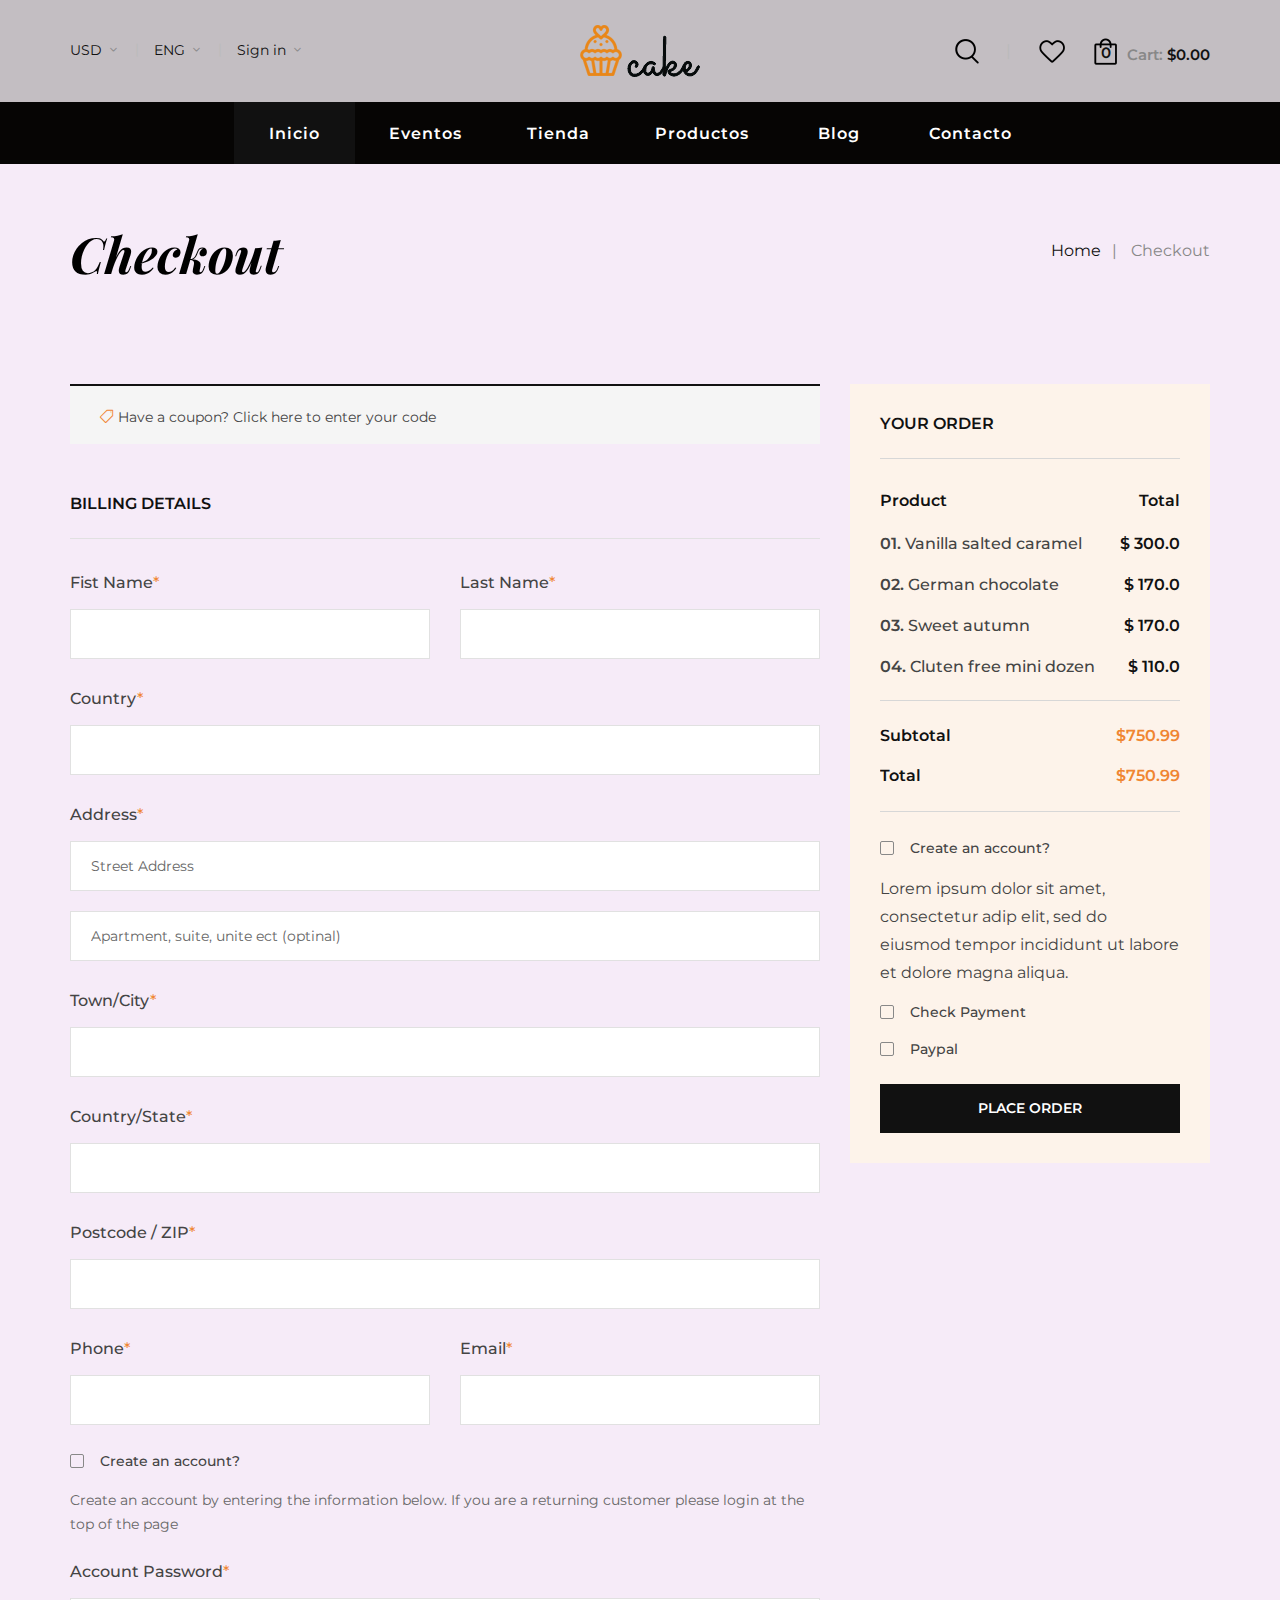
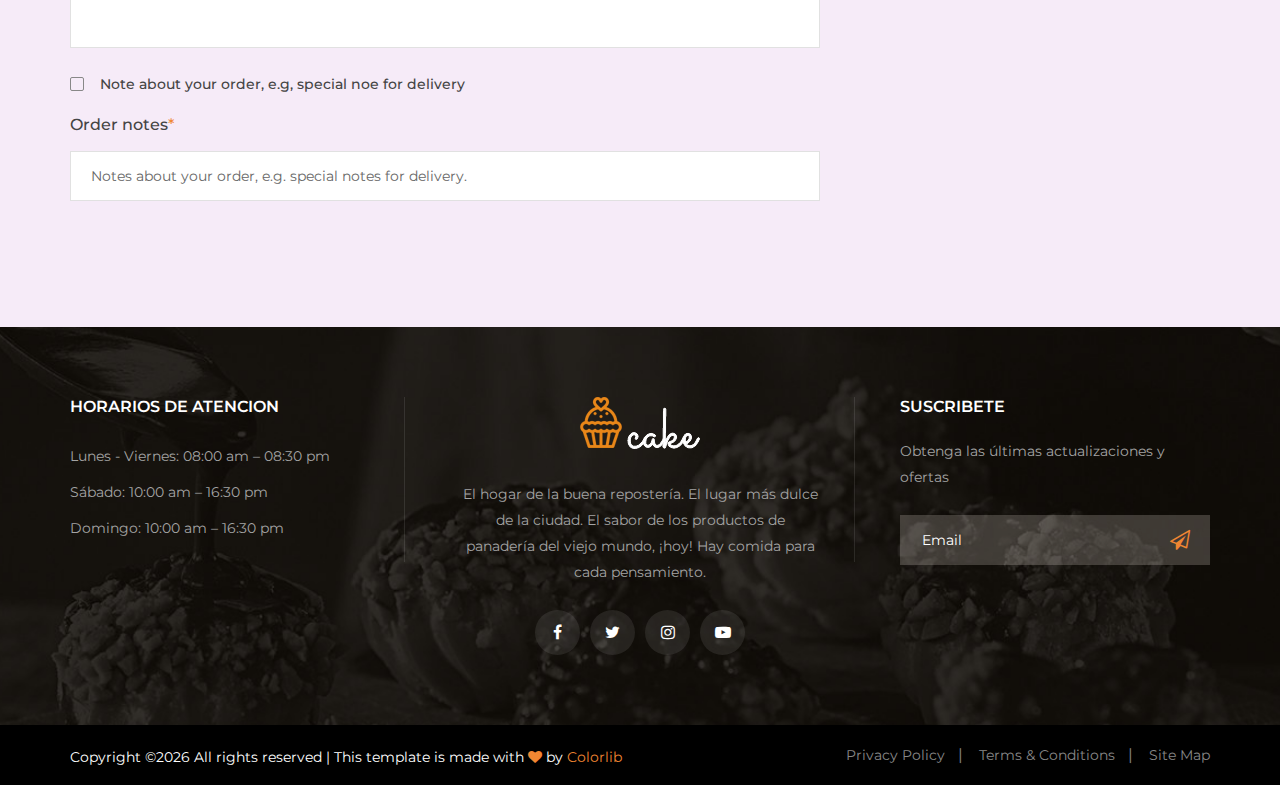
<file: checkout.html>
<!DOCTYPE html>
<html lang="zxx">

<head>
    <meta charset="UTF-8">
    <meta name="description" content="Cake Template">
    <meta name="keywords" content="Cake, unica, creative, html">
    <meta name="viewport" content="width=device-width, initial-scale=1.0">
    <meta http-equiv="X-UA-Compatible" content="ie=edge">
    <title>Cake | Template</title>

    <!-- Google Font -->
    <link href="https://fonts.googleapis.com/css2?family=Playfair+Display:wght@400;500;600;700;800;900&display=swap"
    rel="stylesheet">
    <link href="https://fonts.googleapis.com/css2?family=Montserrat:wght@300;400;500;600;700;800;900&display=swap"
    rel="stylesheet">

    <!-- Css Styles -->
    <link rel="stylesheet" href="css/bootstrap.min.css" type="text/css">
    <link rel="stylesheet" href="css/flaticon.css" type="text/css">
    <link rel="stylesheet" href="css/barfiller.css" type="text/css">
    <link rel="stylesheet" href="css/magnific-popup.css" type="text/css">
    <link rel="stylesheet" href="css/font-awesome.min.css" type="text/css">
    <link rel="stylesheet" href="css/elegant-icons.css" type="text/css">
    <link rel="stylesheet" href="css/nice-select.css" type="text/css">
    <link rel="stylesheet" href="css/owl.carousel.min.css" type="text/css">
    <link rel="stylesheet" href="css/slicknav.min.css" type="text/css">
    <link rel="stylesheet" href="css/style.css" type="text/css">
</head>

<body>
    <!-- Page Preloder -->
    <div id="preloder">
        <div class="loader"></div>
    </div>

    <!-- Offcanvas Menu Begin -->
    <div class="offcanvas-menu-overlay"></div>
    <div class="offcanvas-menu-wrapper">
        <div class="offcanvas__cart">
            <div class="offcanvas__cart__links">
                <a href="#" class="search-switch"><img src="img/icon/search.png" alt=""></a>
                <a href="#"><img src="img/icon/heart.png" alt=""></a>
            </div>
            <div class="offcanvas__cart__item">
                <a href="#"><img src="img/icon/cart.png" alt=""> <span>0</span></a>
                <div class="cart__price">Cart: <span>$0.00</span></div>
            </div>
        </div>
        <div class="offcanvas__logo">
            <a href="./index.html"><img src="img/logo.png" alt=""></a>
        </div>
        <div id="mobile-menu-wrap"></div>
        <div class="offcanvas__option">
            <ul>
                <li>USD <span class="arrow_carrot-down"></span>
                    <ul>
                        <li>EUR</li>
                        <li>USD</li>
                    </ul>
                </li>
                <li>ENG <span class="arrow_carrot-down"></span>
                    <ul>
                        <li>Spanish</li>
                        <li>ENG</li>
                    </ul>
                </li>
                <li><a href="#">Sign in</a> <span class="arrow_carrot-down"></span></li>
            </ul>
        </div>
    </div>
    <!-- Offcanvas Menu End -->

    <!-- Header Section Begin -->
    <header class="header">
        <div class="header__top">
            <div class="container">
                <div class="row">
                    <div class="col-lg-12">
                        <div class="header__top__inner">
                            <div class="header__top__left">
                                <ul>
                                    <li>USD <span class="arrow_carrot-down"></span>
                                        <ul>
                                            <li>EUR</li>
                                            <li>USD</li>
                                        </ul>
                                    </li>
                                    <li>ENG <span class="arrow_carrot-down"></span>
                                        <ul>
                                            <li>Spanish</li>
                                            <li>ENG</li>
                                        </ul>
                                    </li>
                                    <li><a href="#">Sign in</a> <span class="arrow_carrot-down"></span></li>
                                </ul>
                            </div>
                            <div class="header__logo">
                                <a href="./index.html"><img src="img/logo.png" alt=""></a>
                            </div>
                            <div class="header__top__right">
                                <div class="header__top__right__links">
                                    <a href="#" class="search-switch"><img src="img/icon/search.png" alt=""></a>
                                    <a href="#"><img src="img/icon/heart.png" alt=""></a>
                                </div>
                                <div class="header__top__right__cart">
                                    <a href="#"><img src="img/icon/cart.png" alt=""> <span>0</span></a>
                                    <div class="cart__price">Cart: <span>$0.00</span></div>
                                </div>
                            </div>
                        </div>
                    </div>
                </div>
                <div class="canvas__open"><i class="fa fa-bars"></i></div>
            </div>
        </div>
        <div class="container">
            <div class="row">
                <div class="col-lg-12">
                    <nav class="header__menu mobile-menu">
                        <ul>
                            <li class="active"><a href="./index.html">Inicio</a></li>
                            <li><a href="#">Eventos</a>
                                <ul class="dropdown">
                                    <li><a href="./video.html">Videos</a></li>
                                    <li><a href="./imagenes.html">Imagenes</a></li>
                                    <li><a href="./audios.html">Audios</a></li>
                                </ul>
                            <li><a href="#">Tienda</a>
                                <ul class="dropdown">
                                    <li><a href="./shop-details.html">Detalles de la tienda</a></li>
                                    <li><a href="./shoping-cart.html">Carro de compras</a></li>
                                    <li><a href="./checkout.html">Verificar</a></li>
                                    <li><a href="./wisslist.html">Lista de compras</a></li>
                                    <li><a href="./Class.html">Cursos</a></li>
                                    <li><a href="./blog-details.html">Detalles del blog</a></li>
                                </ul>
                            <li><a href="#">Productos</a>
                                <ul class="dropdown">
                                    <li><a href="./wisslist.html">Pasteles</a></li>
                                    <li><a href="./wisslist.html">Bebidas</a></li>
                                    <li><a href="./wisslist.html">Donuts</a></li>
                                    <li><a href="./wisslist.html">Sandwish</a></li>
                                    <li><a href="./wisslist.html">kekes</a></li>
                                    <li><a href="./wisslist.html">Galletas</a></li>
                                    <li><a href="./wisslist.html">Postres</a></li>
                                    <li><a href="./wisslist.html">Panaderia</a></li>
                                    <li><a href="./wisslist.html">Chocolates</a></li>
                                    <li><a href="./wisslist.html">Helados</a></li>
                                    <li><a href="./wisslist.html">Milkshakes</a></li>
                                    <li><a href="./wisslist.html">Empanadas</a></li>
                                    <li><a href="./wisslist.html">Especiales</a></li>
                                    <li><a href="./wisslist.html">Combos</a></li>     
                                </ul>
                            </li>
                            <li><a href="./blog.html">Blog</a></li>
                            <li><a href="./contact.html">Contacto</a></li>
                        </ul>
                    </nav>
                </div>
            </div>
        </div>
    </header>
    <!-- Header Section End -->

    <!-- Breadcrumb Begin -->
    <div class="breadcrumb-option">
        <div class="container">
            <div class="row">
                <div class="col-lg-6 col-md-6 col-sm-6">
                    <div class="breadcrumb__text">
                        <h2>Checkout</h2>
                    </div>
                </div>
                <div class="col-lg-6 col-md-6 col-sm-6">
                    <div class="breadcrumb__links">
                        <a href="./index.html">Home</a>
                        <span>Checkout</span>
                    </div>
                </div>
            </div>
        </div>
    </div>
    <!-- Breadcrumb End -->

    <!-- Checkout Section Begin -->
    <section class="checkout spad">
        <div class="container">
            <div class="checkout__form">
                <form action="#">
                    <div class="row">
                        <div class="col-lg-8 col-md-6">
                            <h6 class="coupon__code"><span class="icon_tag_alt"></span> Have a coupon? <a href="#">Click
                            here</a> to enter your code</h6>
                            <h6 class="checkout__title">Billing Details</h6>
                            <div class="row">
                                <div class="col-lg-6">
                                    <div class="checkout__input">
                                        <p>Fist Name<span>*</span></p>
                                        <input type="text">
                                    </div>
                                </div>
                                <div class="col-lg-6">
                                    <div class="checkout__input">
                                        <p>Last Name<span>*</span></p>
                                        <input type="text">
                                    </div>
                                </div>
                            </div>
                            <div class="checkout__input">
                                <p>Country<span>*</span></p>
                                <input type="text">
                            </div>
                            <div class="checkout__input">
                                <p>Address<span>*</span></p>
                                <input type="text" placeholder="Street Address" class="checkout__input__add">
                                <input type="text" placeholder="Apartment, suite, unite ect (optinal)">
                            </div>
                            <div class="checkout__input">
                                <p>Town/City<span>*</span></p>
                                <input type="text">
                            </div>
                            <div class="checkout__input">
                                <p>Country/State<span>*</span></p>
                                <input type="text">
                            </div>
                            <div class="checkout__input">
                                <p>Postcode / ZIP<span>*</span></p>
                                <input type="text">
                            </div>
                            <div class="row">
                                <div class="col-lg-6">
                                    <div class="checkout__input">
                                        <p>Phone<span>*</span></p>
                                        <input type="text">
                                    </div>
                                </div>
                                <div class="col-lg-6">
                                    <div class="checkout__input">
                                        <p>Email<span>*</span></p>
                                        <input type="text">
                                    </div>
                                </div>
                            </div>
                            <div class="checkout__input__checkbox">
                                <label for="acc">
                                    Create an account?
                                    <input type="checkbox" id="acc">
                                    <span class="checkmark"></span>
                                </label>
                                <p>Create an account by entering the information below. If you are a returning customer
                                please login at the top of the page</p>
                            </div>
                            <div class="checkout__input">
                                <p>Account Password<span>*</span></p>
                                <input type="text">
                            </div>
                            <div class="checkout__input__checkbox">
                                <label for="diff-acc">
                                    Note about your order, e.g, special noe for delivery
                                    <input type="checkbox" id="diff-acc">
                                    <span class="checkmark"></span>
                                </label>
                            </div>
                            <div class="checkout__input">
                                <p>Order notes<span>*</span></p>
                                <input type="text"
                                placeholder="Notes about your order, e.g. special notes for delivery.">
                            </div>
                        </div>
                        <div class="col-lg-4 col-md-6">
                            <div class="checkout__order">
                                <h6 class="order__title">Your order</h6>
                                <div class="checkout__order__products">Product <span>Total</span></div>
                                <ul class="checkout__total__products">
                                    <li><samp>01.</samp> Vanilla salted caramel <span>$ 300.0</span></li>
                                    <li><samp>02.</samp> German chocolate <span>$ 170.0</span></li>
                                    <li><samp>03.</samp> Sweet autumn <span>$ 170.0</span></li>
                                    <li><samp>04.</samp> Cluten free mini dozen <span>$ 110.0</span></li>
                                </ul>
                                <ul class="checkout__total__all">
                                    <li>Subtotal <span>$750.99</span></li>
                                    <li>Total <span>$750.99</span></li>
                                </ul>
                                <div class="checkout__input__checkbox">
                                    <label for="acc-or">
                                        Create an account?
                                        <input type="checkbox" id="acc-or">
                                        <span class="checkmark"></span>
                                    </label>
                                </div>
                                <p>Lorem ipsum dolor sit amet, consectetur adip elit, sed do eiusmod tempor incididunt
                                ut labore et dolore magna aliqua.</p>
                                <div class="checkout__input__checkbox">
                                    <label for="payment">
                                        Check Payment
                                        <input type="checkbox" id="payment">
                                        <span class="checkmark"></span>
                                    </label>
                                </div>
                                <div class="checkout__input__checkbox">
                                    <label for="paypal">
                                        Paypal
                                        <input type="checkbox" id="paypal">
                                        <span class="checkmark"></span>
                                    </label>
                                </div>
                                <button type="submit" class="site-btn">PLACE ORDER</button>
                            </div>
                        </div>
                    </div>
                </form>
            </div>
        </div>
    </section>
    <!-- Checkout Section End -->

    <!-- Footer Section Begin -->
    <footer class="footer set-bg" data-setbg="img/footer-bg.jpg">
        <div class="container">
            <div class="row">
                <div class="col-lg-4 col-md-6 col-sm-6">
                    <div class="footer__widget">
                        <h6>HORARIOS DE ATENCION</h6>
                        <ul>
                            <li>Lunes - Viernes: 08:00 am – 08:30 pm</li>
                            <li>Sábado: 10:00 am – 16:30 pm</li>
                            <li>Domingo: 10:00 am – 16:30 pm</li>
                        </ul>
                    </div>
                </div>
                <div class="col-lg-4 col-md-6 col-sm-6">
                    <div class="footer__about">
                        <div class="footer__logo">
                            <a href="#"><img src="img/footer-logo.png" alt=""></a>
                        </div>
                        <p> El hogar de la buena repostería.
                            El lugar más dulce de la ciudad.
                            El sabor de los productos de panadería del viejo mundo, ¡hoy!
                            Hay comida para cada pensamiento.</p>
                        <div class="footer__social">
                            <a href="#"><i class="fa fa-facebook"></i></a>
                            <a href="#"><i class="fa fa-twitter"></i></a>
                            <a href="#"><i class="fa fa-instagram"></i></a>
                            <a href="#"><i class="fa fa-youtube-play"></i></a>
                        </div>
                    </div>
                </div>
                <div class="col-lg-4 col-md-6 col-sm-6">
                    <div class="footer__newslatter">
                        <h6>Suscribete</h6>
                        <p>Obtenga las últimas actualizaciones y ofertas</p>
                        <form action="#">
                            <input type="text" placeholder="Email">
                            <button type="submit"><i class="fa fa-send-o"></i></button>
                        </form>
                    </div>
                </div>
            </div>
        </div>
        <div class="copyright">
            <div class="container">
                <div class="row">
                    <div class="col-lg-7">
                        <p class="copyright__text text-white"><!-- Link back to Colorlib can't be removed. Template is licensed under CC BY 3.0. -->
                          Copyright &copy;<script>document.write(new Date().getFullYear());</script> All rights reserved | This template is made with <i class="fa fa-heart" aria-hidden="true"></i> by <a href="https://colorlib.com" target="_blank">Colorlib</a>
                          <!-- Link back to Colorlib can't be removed. Template is licensed under CC BY 3.0. -->
                      </p>
                  </div>
                  <div class="col-lg-5">
                    <div class="copyright__widget">
                        <ul>
                            <li><a href="#">Privacy Policy</a></li>
                            <li><a href="#">Terms & Conditions</a></li>
                            <li><a href="#">Site Map</a></li>
                        </ul>
                    </div>
                </div>
            </div>
        </div>
    </div>
</footer>
<!-- Footer Section End -->

<!-- Search Begin -->
<div class="search-model">
    <div class="h-100 d-flex align-items-center justify-content-center">
        <div class="search-close-switch">+</div>
        <form class="search-model-form">
            <input type="text" id="search-input" placeholder="Search here.....">
        </form>
    </div>
</div>
<!-- Search End -->

<!-- Js Plugins -->
<script src="js/jquery-3.3.1.min.js"></script>
<script src="js/bootstrap.min.js"></script>
<script src="js/jquery.nice-select.min.js"></script>
<script src="js/jquery.barfiller.js"></script>
<script src="js/jquery.magnific-popup.min.js"></script>
<script src="js/jquery.slicknav.js"></script>
<script src="js/owl.carousel.min.js"></script>
<script src="js/jquery.nicescroll.min.js"></script>
<script src="js/main.js"></script>
</body>

</html>
</file>
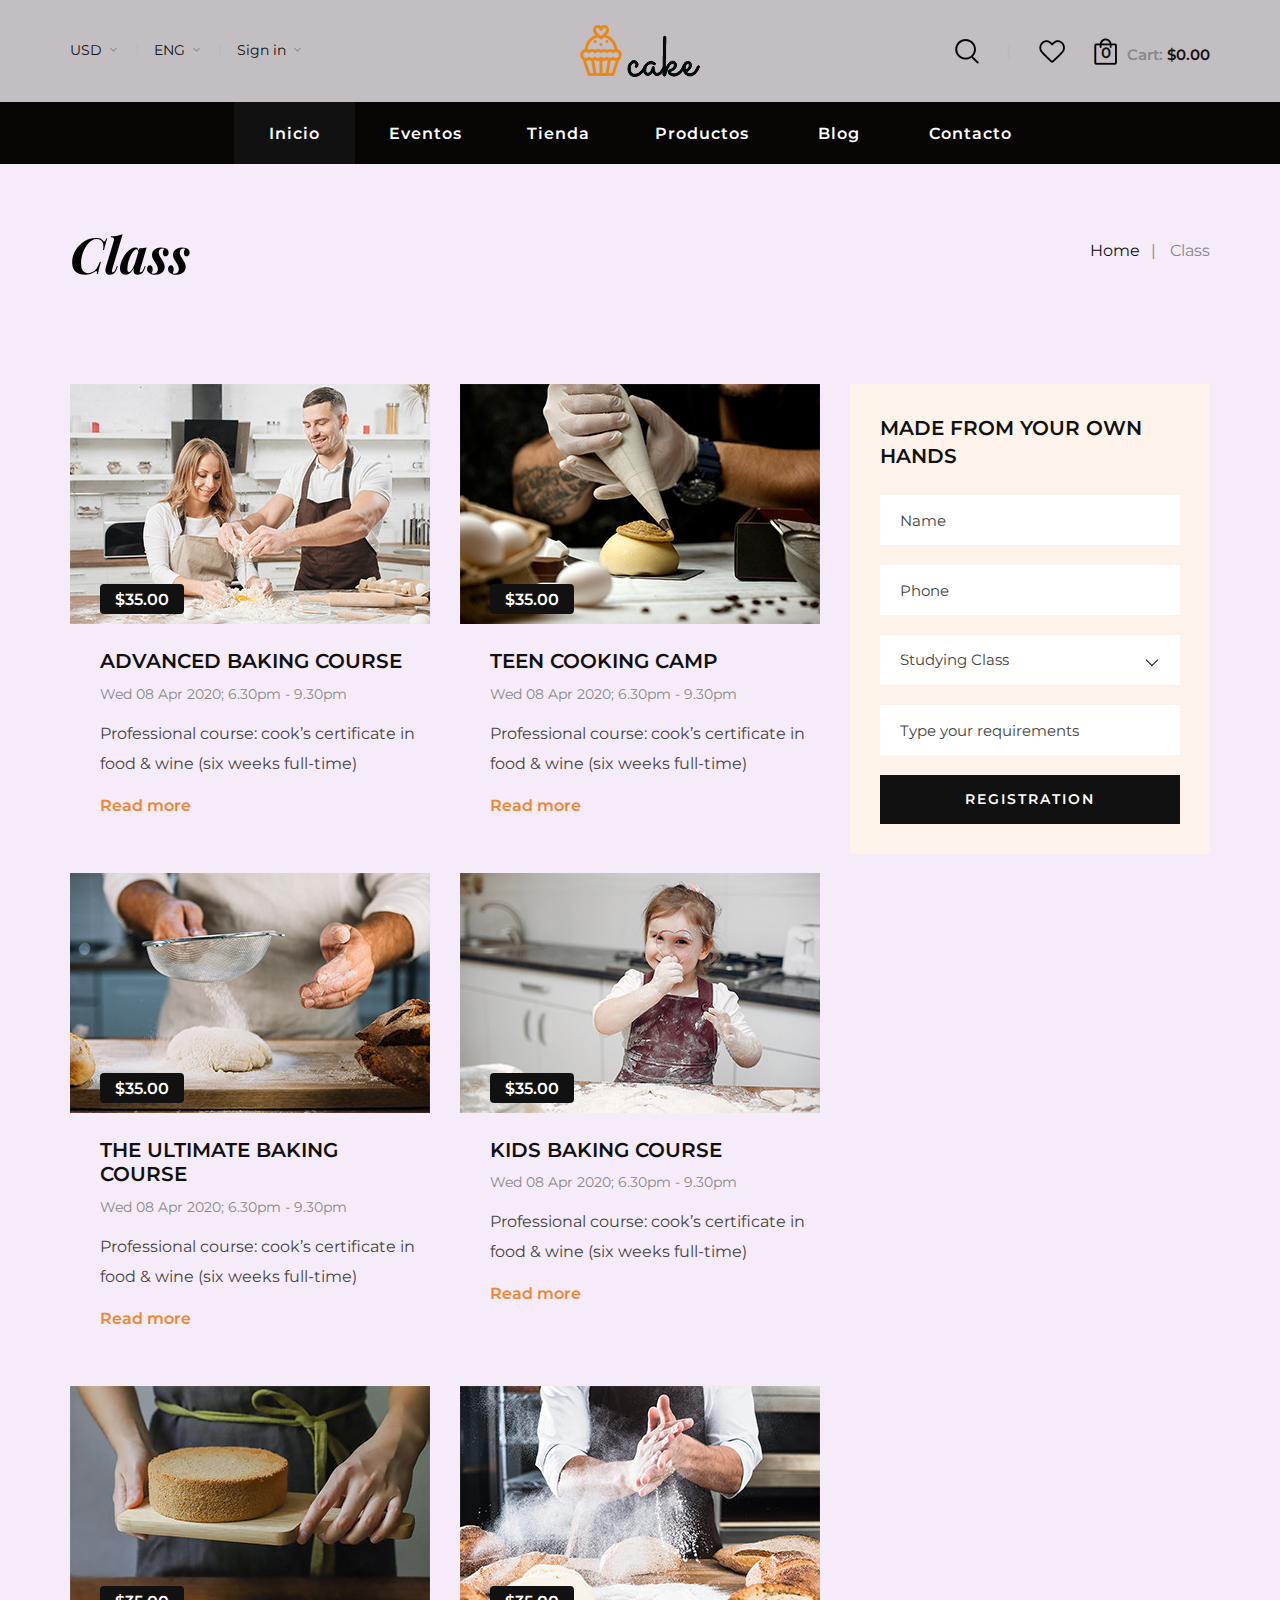
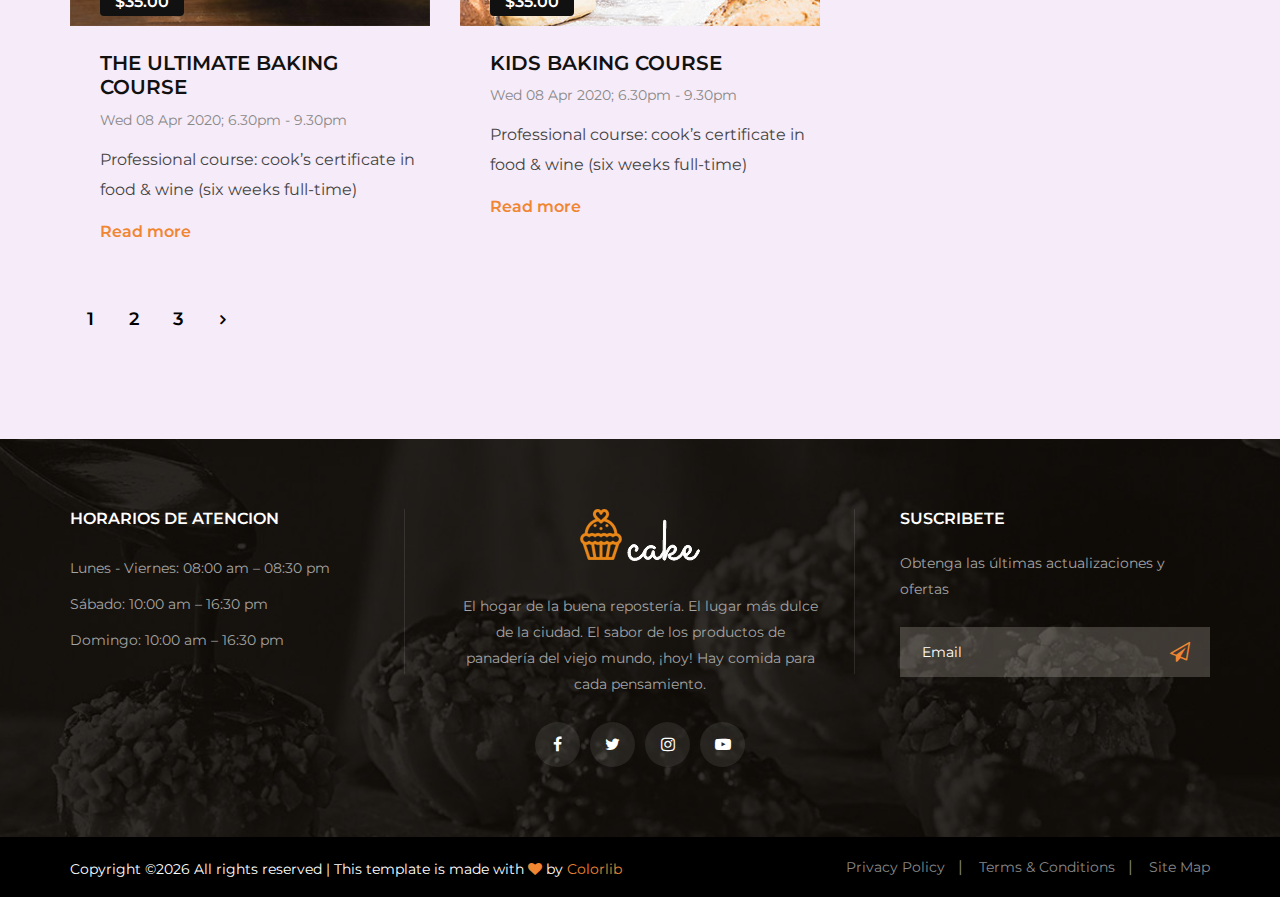
<file: class.html>
<!DOCTYPE html>
<html lang="zxx">

<head>
    <meta charset="UTF-8">
    <meta name="description" content="Cake Template">
    <meta name="keywords" content="Cake, unica, creative, html">
    <meta name="viewport" content="width=device-width, initial-scale=1.0">
    <meta http-equiv="X-UA-Compatible" content="ie=edge">
    <title>Cake | Template</title>

    <!-- Google Font -->
    <link href="https://fonts.googleapis.com/css2?family=Playfair+Display:wght@400;500;600;700;800;900&display=swap"
    rel="stylesheet">
    <link href="https://fonts.googleapis.com/css2?family=Montserrat:wght@300;400;500;600;700;800;900&display=swap"
    rel="stylesheet">

    <!-- Css Styles -->
    <link rel="stylesheet" href="css/bootstrap.min.css" type="text/css">
    <link rel="stylesheet" href="css/flaticon.css" type="text/css">
    <link rel="stylesheet" href="css/barfiller.css" type="text/css">
    <link rel="stylesheet" href="css/magnific-popup.css" type="text/css">
    <link rel="stylesheet" href="css/font-awesome.min.css" type="text/css">
    <link rel="stylesheet" href="css/elegant-icons.css" type="text/css">
    <link rel="stylesheet" href="css/nice-select.css" type="text/css">
    <link rel="stylesheet" href="css/owl.carousel.min.css" type="text/css">
    <link rel="stylesheet" href="css/slicknav.min.css" type="text/css">
    <link rel="stylesheet" href="css/style.css" type="text/css">
</head>

<body>
    <!-- Page Preloder -->
    <div id="preloder">
        <div class="loader"></div>
    </div>

    <!-- Offcanvas Menu Begin -->
    <div class="offcanvas-menu-overlay"></div>
    <div class="offcanvas-menu-wrapper">
        <div class="offcanvas__cart">
            <div class="offcanvas__cart__links">
                <a href="#" class="search-switch"><img src="img/icon/search.png" alt=""></a>
                <a href="#"><img src="img/icon/heart.png" alt=""></a>
            </div>
            <div class="offcanvas__cart__item">
                <a href="#"><img src="img/icon/cart.png" alt=""> <span>0</span></a>
                <div class="cart__price">Cart: <span>$0.00</span></div>
            </div>
        </div>
        <div class="offcanvas__logo">
            <a href="./index.html"><img src="img/logo.png" alt=""></a>
        </div>
        <div id="mobile-menu-wrap"></div>
        <div class="offcanvas__option">
            <ul>
                <li>USD <span class="arrow_carrot-down"></span>
                    <ul>
                        <li>EUR</li>
                        <li>USD</li>
                    </ul>
                </li>
                <li>ENG <span class="arrow_carrot-down"></span>
                    <ul>
                        <li>Spanish</li>
                        <li>ENG</li>
                    </ul>
                </li>
                <li><a href="#">Sign in</a> <span class="arrow_carrot-down"></span></li>
            </ul>
        </div>
    </div>
    <!-- Offcanvas Menu End -->

    <!-- Header Section Begin -->
    <header class="header">
        <div class="header__top">
            <div class="container">
                <div class="row">
                    <div class="col-lg-12">
                        <div class="header__top__inner">
                            <div class="header__top__left">
                                <ul>
                                    <li>USD <span class="arrow_carrot-down"></span>
                                        <ul>
                                            <li>EUR</li>
                                            <li>USD</li>
                                        </ul>
                                    </li>
                                    <li>ENG <span class="arrow_carrot-down"></span>
                                        <ul>
                                            <li>Spanish</li>
                                            <li>ENG</li>
                                        </ul>
                                    </li>
                                    <li><a href="#">Sign in</a> <span class="arrow_carrot-down"></span></li>
                                </ul>
                            </div>
                            <div class="header__logo">
                                <a href="./index.html"><img src="img/logo.png" alt=""></a>
                            </div>
                            <div class="header__top__right">
                                <div class="header__top__right__links">
                                    <a href="#" class="search-switch"><img src="img/icon/search.png" alt=""></a>
                                    <a href="#"><img src="img/icon/heart.png" alt=""></a>
                                </div>
                                <div class="header__top__right__cart">
                                    <a href="#"><img src="img/icon/cart.png" alt=""> <span>0</span></a>
                                    <div class="cart__price">Cart: <span>$0.00</span></div>
                                </div>
                            </div>
                        </div>
                    </div>
                </div>
                <div class="canvas__open"><i class="fa fa-bars"></i></div>
            </div>
        </div>
        <div class="container">
            <div class="row">
                <div class="col-lg-12">
                    <nav class="header__menu mobile-menu">
                        <ul>
                            <li class="active"><a href="./index.html">Inicio</a></li>
                            <li><a href="#">Eventos</a>
                                <ul class="dropdown">
                                    <li><a href="./video.html">Videos</a></li>
                                    <li><a href="./imagenes.html">Imagenes</a></li>
                                    <li><a href="./audios.html">Audios</a></li>
                                </ul>
                            <li><a href="#">Tienda</a>
                                <ul class="dropdown">
                                    <li><a href="./shop-details.html">Detalles de la tienda</a></li>
                                    <li><a href="./shoping-cart.html">Carro de compras</a></li>
                                    <li><a href="./checkout.html">Verificar</a></li>
                                    <li><a href="./wisslist.html">Lista de compras</a></li>
                                    <li><a href="./Class.html">Cursos</a></li>
                                    <li><a href="./blog-details.html">Detalles del blog</a></li>
                                </ul>
                            <li><a href="#">Productos</a>
                                <ul class="dropdown">
                                    <li><a href="./wisslist.html">Pasteles</a></li>
                                    <li><a href="./wisslist.html">Bebidas</a></li>
                                    <li><a href="./wisslist.html">Donuts</a></li>
                                    <li><a href="./wisslist.html">Sandwish</a></li>
                                    <li><a href="./wisslist.html">kekes</a></li>
                                    <li><a href="./wisslist.html">Galletas</a></li>
                                    <li><a href="./wisslist.html">Postres</a></li>
                                    <li><a href="./wisslist.html">Panaderia</a></li>
                                    <li><a href="./wisslist.html">Chocolates</a></li>
                                    <li><a href="./wisslist.html">Helados</a></li>
                                    <li><a href="./wisslist.html">Milkshakes</a></li>
                                    <li><a href="./wisslist.html">Empanadas</a></li>
                                    <li><a href="./wisslist.html">Especiales</a></li>
                                    <li><a href="./wisslist.html">Combos</a></li>     
                                </ul>
                            </li>
                            <li><a href="./blog.html">Blog</a></li>
                            <li><a href="./contact.html">Contacto</a></li>
                        </ul>
                    </nav>
                </div>
            </div>
        </div>
    </header>
    <!-- Header Section End -->

    <!-- Breadcrumb Begin -->
    <div class="breadcrumb-option">
        <div class="container">
            <div class="row">
                <div class="col-lg-6 col-md-6 col-sm-6">
                    <div class="breadcrumb__text">
                        <h2>Class</h2>
                    </div>
                </div>
                <div class="col-lg-6 col-md-6 col-sm-6">
                    <div class="breadcrumb__links">
                        <a href="./index.html">Home</a>
                        <span>Class</span>
                    </div>
                </div>
            </div>
        </div>
    </div>
    <!-- Breadcrumb End -->

    <!-- Class Section Begin -->
    <section class="class-page spad">
        <div class="container">
            <div class="row">
                <div class="col-lg-8">
                    <div class="row">
                        <div class="col-lg-6 col-md-6 col-sm-6">
                            <div class="class__item">
                                <div class="class__item__pic set-bg" data-setbg="img/class/class-1.jpg">
                                    <div class="label">$35.00</div>
                                </div>
                                <div class="class__item__text">
                                    <h5><a href="#">ADVANCED BAKING COURSE</a></h5>
                                    <span>Wed 08 Apr 2020; 6.30pm - 9.30pm</span>
                                    <p>Professional course: cook’s certificate in food & wine (six weeks full-time)</p>
                                    <a href="#" class="read_more">Read more</a>
                                </div>
                            </div>
                        </div>
                        <div class="col-lg-6 col-md-6 col-sm-6">
                            <div class="class__item">
                                <div class="class__item__pic set-bg" data-setbg="img/class/class-2.jpg">
                                    <div class="label">$35.00</div>
                                </div>
                                <div class="class__item__text">
                                    <h5><a href="#">TEEN COOKING CAMP</a></h5>
                                    <span>Wed 08 Apr 2020; 6.30pm - 9.30pm</span>
                                    <p>Professional course: cook’s certificate in food & wine (six weeks full-time)</p>
                                    <a href="#" class="read_more">Read more</a>
                                </div>
                            </div>
                        </div>
                        <div class="col-lg-6 col-md-6 col-sm-6">
                            <div class="class__item">
                                <div class="class__item__pic set-bg" data-setbg="img/class/class-3.jpg">
                                    <div class="label">$35.00</div>
                                </div>
                                <div class="class__item__text">
                                    <h5><a href="#">THE ULTIMATE BAKING COURSE</a></h5>
                                    <span>Wed 08 Apr 2020; 6.30pm - 9.30pm</span>
                                    <p>Professional course: cook’s certificate in food & wine (six weeks full-time)</p>
                                    <a href="#" class="read_more">Read more</a>
                                </div>
                            </div>
                        </div>
                        <div class="col-lg-6 col-md-6 col-sm-6">
                            <div class="class__item">
                                <div class="class__item__pic set-bg" data-setbg="img/class/class-4.jpg">
                                    <div class="label">$35.00</div>
                                </div>
                                <div class="class__item__text">
                                    <h5><a href="#">KIDS BAKING COURSE</a></h5>
                                    <span>Wed 08 Apr 2020; 6.30pm - 9.30pm</span>
                                    <p>Professional course: cook’s certificate in food & wine (six weeks full-time)</p>
                                    <a href="#" class="read_more">Read more</a>
                                </div>
                            </div>
                        </div>
                        <div class="col-lg-6 col-md-6 col-sm-6">
                            <div class="class__item">
                                <div class="class__item__pic set-bg" data-setbg="img/class/class-5.jpg">
                                    <div class="label">$35.00</div>
                                </div>
                                <div class="class__item__text">
                                    <h5><a href="#">THE ULTIMATE BAKING COURSE</a></h5>
                                    <span>Wed 08 Apr 2020; 6.30pm - 9.30pm</span>
                                    <p>Professional course: cook’s certificate in food & wine (six weeks full-time)</p>
                                    <a href="#" class="read_more">Read more</a>
                                </div>
                            </div>
                        </div>
                        <div class="col-lg-6 col-md-6 col-sm-6">
                            <div class="class__item">
                                <div class="class__item__pic set-bg" data-setbg="img/class/class-6.jpg">
                                    <div class="label">$35.00</div>
                                </div>
                                <div class="class__item__text">
                                    <h5><a href="#">KIDS BAKING COURSE</a></h5>
                                    <span>Wed 08 Apr 2020; 6.30pm - 9.30pm</span>
                                    <p>Professional course: cook’s certificate in food & wine (six weeks full-time)</p>
                                    <a href="#" class="read_more">Read more</a>
                                </div>
                            </div>
                        </div>
                    </div>
                    <div class="shop__pagination">
                        <a href="#">1</a>
                        <a href="#">2</a>
                        <a href="#">3</a>
                        <a href="#"><span class="arrow_carrot-right"></span></a>
                    </div>
                </div>
                <div class="col-lg-4">
                    <div class="class__sidebar">
                        <h5>Made from your own hands</h5>
                        <form action="#">
                            <input type="text" placeholder="Name">
                            <input type="text" placeholder="Phone">
                            <select>
                                <option value="">Studying Class</option>
                                <option value="">Writting Class</option>
                                <option value="">Reading Class</option>
                            </select>
                            <input type="text" placeholder="Type your requirements">
                            <button type="submit" class="site-btn">registration</button>
                        </form>
                    </div>
                </div>
            </div>
        </div>
    </section>
    <!-- Class Section End -->

    <!-- Footer Section Begin -->
    <footer class="footer set-bg" data-setbg="img/footer-bg.jpg">
        <div class="container">
            <div class="row">
                <div class="col-lg-4 col-md-6 col-sm-6">
                    <div class="footer__widget">
                        <h6>HORARIOS DE ATENCION</h6>
                        <ul>
                            <li>Lunes - Viernes: 08:00 am – 08:30 pm</li>
                            <li>Sábado: 10:00 am – 16:30 pm</li>
                            <li>Domingo: 10:00 am – 16:30 pm</li>
                        </ul>
                    </div>
                </div>
                <div class="col-lg-4 col-md-6 col-sm-6">
                    <div class="footer__about">
                        <div class="footer__logo">
                            <a href="#"><img src="img/footer-logo.png" alt=""></a>
                        </div>
                        <p> El hogar de la buena repostería.
                            El lugar más dulce de la ciudad.
                            El sabor de los productos de panadería del viejo mundo, ¡hoy!
                            Hay comida para cada pensamiento.</p>
                        <div class="footer__social">
                            <a href="#"><i class="fa fa-facebook"></i></a>
                            <a href="#"><i class="fa fa-twitter"></i></a>
                            <a href="#"><i class="fa fa-instagram"></i></a>
                            <a href="#"><i class="fa fa-youtube-play"></i></a>
                        </div>
                    </div>
                </div>
                <div class="col-lg-4 col-md-6 col-sm-6">
                    <div class="footer__newslatter">
                        <h6>Suscribete</h6>
                        <p>Obtenga las últimas actualizaciones y ofertas</p>
                        <form action="#">
                            <input type="text" placeholder="Email">
                            <button type="submit"><i class="fa fa-send-o"></i></button>
                        </form>
                    </div>
                </div>
            </div>
        </div>
        <div class="copyright">
            <div class="container">
                <div class="row">
                    <div class="col-lg-7">
                        <p class="copyright__text text-white"><!-- Link back to Colorlib can't be removed. Template is licensed under CC BY 3.0. -->
                          Copyright &copy;<script>document.write(new Date().getFullYear());</script> All rights reserved | This template is made with <i class="fa fa-heart" aria-hidden="true"></i> by <a href="https://colorlib.com" target="_blank">Colorlib</a>
                          <!-- Link back to Colorlib can't be removed. Template is licensed under CC BY 3.0. -->
                      </p>
                  </div>
                  <div class="col-lg-5">
                    <div class="copyright__widget">
                        <ul>
                            <li><a href="#">Privacy Policy</a></li>
                            <li><a href="#">Terms & Conditions</a></li>
                            <li><a href="#">Site Map</a></li>
                        </ul>
                    </div>
                </div>
            </div>
        </div>
    </div>
</footer>
<!-- Footer Section End -->

<!-- Search Begin -->
<div class="search-model">
    <div class="h-100 d-flex align-items-center justify-content-center">
        <div class="search-close-switch">+</div>
        <form class="search-model-form">
            <input type="text" id="search-input" placeholder="Search here.....">
        </form>
    </div>
</div>
<!-- Search End -->

<!-- Js Plugins -->
<script src="js/jquery-3.3.1.min.js"></script>
<script src="js/bootstrap.min.js"></script>
<script src="js/jquery.nice-select.min.js"></script>
<script src="js/jquery.barfiller.js"></script>
<script src="js/jquery.magnific-popup.min.js"></script>
<script src="js/jquery.slicknav.js"></script>
<script src="js/owl.carousel.min.js"></script>
<script src="js/jquery.nicescroll.min.js"></script>
<script src="js/main.js"></script>
</body>

</html>
</file>
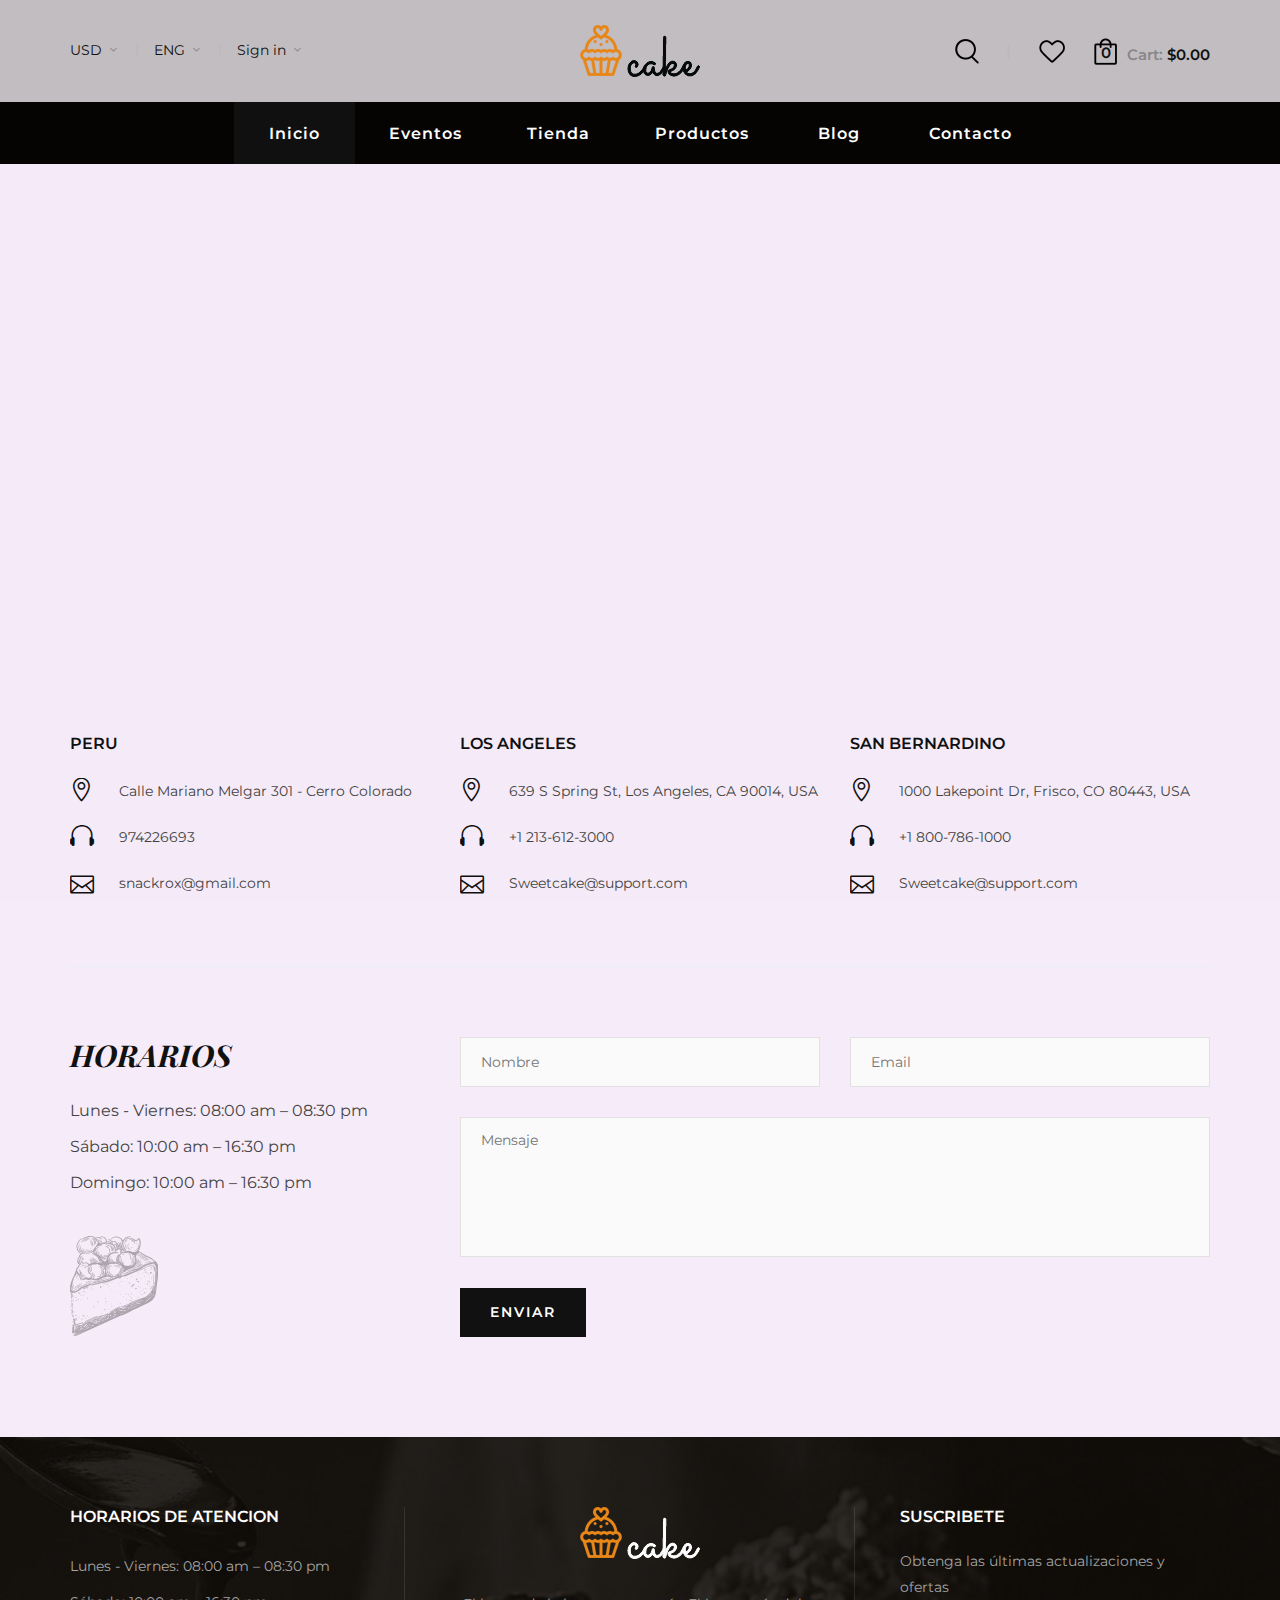
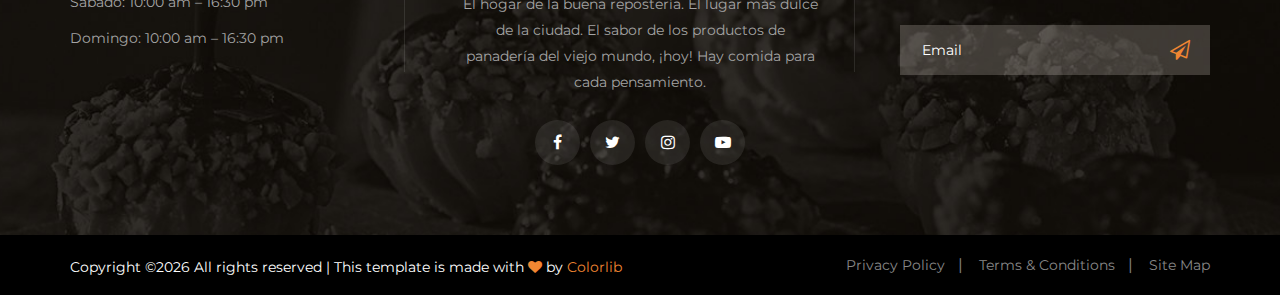
<file: contact.html>
<!DOCTYPE html>
<html lang="zxx">

<head>
    <meta charset="UTF-8">
    <meta name="description" content="Cake Template">
    <meta name="keywords" content="Cake, unica, creative, html">
    <meta name="viewport" content="width=device-width, initial-scale=1.0">
    <meta http-equiv="X-UA-Compatible" content="ie=edge">
    <title>Cake | Template</title>

    <!-- Google Font -->
    <link href="https://fonts.googleapis.com/css2?family=Playfair+Display:wght@400;500;600;700;800;900&display=swap"
    rel="stylesheet">
    <link href="https://fonts.googleapis.com/css2?family=Montserrat:wght@300;400;500;600;700;800;900&display=swap"
    rel="stylesheet">

    <!-- Css Styles -->
    <link rel="stylesheet" href="css/bootstrap.min.css" type="text/css">
    <link rel="stylesheet" href="css/flaticon.css" type="text/css">
    <link rel="stylesheet" href="css/barfiller.css" type="text/css">
    <link rel="stylesheet" href="css/magnific-popup.css" type="text/css">
    <link rel="stylesheet" href="css/font-awesome.min.css" type="text/css">
    <link rel="stylesheet" href="css/elegant-icons.css" type="text/css">
    <link rel="stylesheet" href="css/nice-select.css" type="text/css">
    <link rel="stylesheet" href="css/owl.carousel.min.css" type="text/css">
    <link rel="stylesheet" href="css/slicknav.min.css" type="text/css">
    <link rel="stylesheet" href="css/style.css" type="text/css">
</head>

<body>
    <!-- Page Preloder -->
    <div id="preloder">
        <div class="loader"></div>
    </div>

    <!-- Offcanvas Menu Begin -->
    <div class="offcanvas-menu-overlay"></div>
    <div class="offcanvas-menu-wrapper">
        <div class="offcanvas__cart">
            <div class="offcanvas__cart__links">
                <a href="#" class="search-switch"><img src="img/icon/search.png" alt=""></a>
                <a href="#"><img src="img/icon/heart.png" alt=""></a>
            </div>
            <div class="offcanvas__cart__item">
                <a href="#"><img src="img/icon/cart.png" alt=""> <span>0</span></a>
                <div class="cart__price">Cart: <span>$0.00</span></div>
            </div>
        </div>
        <div class="offcanvas__logo">
            <a href="./index.html"><img src="img/logo.png" alt=""></a>
        </div>
        <div id="mobile-menu-wrap"></div>
        <div class="offcanvas__option">
            <ul>
                <li>USD <span class="arrow_carrot-down"></span>
                    <ul>
                        <li>EUR</li>
                        <li>USD</li>
                    </ul>
                </li>
                <li>ENG <span class="arrow_carrot-down"></span>
                    <ul>
                        <li>Spanish</li>
                        <li>ENG</li>
                    </ul>
                </li>
                <li><a href="#">Sign in</a> <span class="arrow_carrot-down"></span></li>
            </ul>
        </div>
    </div>
    <!-- Offcanvas Menu End -->

    <!-- Header Section Begin -->
    <header class="header">
        <div class="header__top">
            <div class="container" >
                <div class="row">
                    <div class="col-lg-12">
                        <div class="header__top__inner">
                            <div class="header__top__left">
                                <ul>
                                    <li>USD <span class="arrow_carrot-down"></span>
                                        <ul>
                                            <li>EUR</li>
                                            <li>USD</li>
                                        </ul>
                                    </li>
                                    <li>ENG <span class="arrow_carrot-down"></span>
                                        <ul>
                                            <li>Spanish</li>
                                            <li>ENG</li>
                                        </ul>
                                    </li>
                                    <li><a href="#">Sign in</a> <span class="arrow_carrot-down"></span></li>
                                </ul>
                            </div>
                            <div class="header__logo">
                                <a href="./index.html"><img src="img/logo.png" alt=""></a>
                            </div>
                            <div class="header__top__right">
                                <div class="header__top__right__links">
                                    <a href="#" class="search-switch"><img src="img/icon/search.png" alt=""></a>
                                    <a href="#"><img src="img/icon/heart.png" alt=""></a>
                                </div>
                                <div class="header__top__right__cart">
                                    <a href="#"><img src="img/icon/cart.png" alt=""> <span>0</span></a>
                                    <div class="cart__price">Cart: <span>$0.00</span></div>
                                </div>
                            </div>
                        </div>
                    </div>
                </div>
                <div class="canvas__open"><i class="fa fa-bars"></i></div>
            </div>
        </div>
        <div class="container">
            <div class="row">
                <div class="col-lg-12">
                    <nav class="header__menu mobile-menu">
                        <ul>
                            <li class="active"><a href="./index.html">Inicio</a></li>
                            <li><a href="#">Eventos</a>
                                <ul class="dropdown">
                                    <li><a href="./video.html">Videos</a></li>
                                    <li><a href="./imagenes.html">Imagenes</a></li>
                                    <li><a href="./audios.html">Audios</a></li>
                                </ul>
                            <li><a href="#">Tienda</a>
                                <ul class="dropdown">
                                    <li><a href="./shop-details.html">Detalles de la tienda</a></li>
                                    <li><a href="./shoping-cart.html">Carro de compras</a></li>
                                    <li><a href="./checkout.html">Verificar</a></li>
                                    <li><a href="./wisslist.html">Lista de compras</a></li>
                                    <li><a href="./Class.html">Cursos</a></li>
                                    <li><a href="./blog-details.html">Detalles del blog</a></li>
                                </ul>
                            <li><a href="#">Productos</a>
                                <ul class="dropdown">
                                    <li><a href="./wisslist.html">Pasteles</a></li>
                                    <li><a href="./wisslist.html">Bebidas</a></li>
                                    <li><a href="./wisslist.html">Donuts</a></li>
                                    <li><a href="./wisslist.html">Sandwish</a></li>
                                    <li><a href="./wisslist.html">kekes</a></li>
                                    <li><a href="./wisslist.html">Galletas</a></li>
                                    <li><a href="./wisslist.html">Postres</a></li>
                                    <li><a href="./wisslist.html">Panaderia</a></li>
                                    <li><a href="./wisslist.html">Chocolates</a></li>
                                    <li><a href="./wisslist.html">Helados</a></li>
                                    <li><a href="./wisslist.html">Milkshakes</a></li>
                                    <li><a href="./wisslist.html">Empanadas</a></li>
                                    <li><a href="./wisslist.html">Especiales</a></li>
                                    <li><a href="./wisslist.html">Combos</a></li>     
                                </ul>
                            </li>
                            <li><a href="./blog.html">Blog</a></li>
                            <li><a href="./contact.html">Contacto</a></li>
                        </ul>
                    </nav>
                </div>
            </div>
        </div>
    </header>
    <!-- Header Section End -->

    <!-- Contact Section Begin -->
    <section class="contact spad">
        <div class="container">
            <div class="map">
                <div class="container">
                    <div class="row d-flex justify-content-center">
                        <div class="col-lg-4 col-md-7">
                            
                        </div>
                    </div>
                </div>
                <div class="map__iframe">
                    <iframe src="https://www.google.com/maps/embed?pb=!1m18!1m12!1m3!1d956.9590595590264!2d-71.57024002477965!3d-16.38230249649841!2m3!1f0!2f0!3f0!3m2!1i1024!2i768!4f13.1!3m3!1m2!1s0x91424a0b04667d9d%3A0xa9e9634a91506a1c!2sMariano%20Melgar%20301%2C%20Arequipa%2004014!5e0!3m2!1ses-419!2spe!4v1688163485560!5m2!1ses-419!2spe" width="600" height="450" style="border:0;" allowfullscreen="" loading="lazy" referrerpolicy="no-referrer-when-downgrade"></iframe>
                </div>
            </div>
            <div class="contact__address">
                <div class="row">
                    <div class="col-lg-4 col-md-6 col-sm-6">
                        <div class="contact__address__item">
                            <h6>PERU</h6>
                            <ul>
                                <li>
                                    <span class="icon_pin_alt"></span>
                                    <p>Calle Mariano Melgar 301 - Cerro Colorado</p>
                                </li>
                                <li><span class="icon_headphones"></span>
                                    <p>974226693</p>
                                </li>
                                <li><span class="icon_mail_alt"></span>
                                    <p>snackrox@gmail.com</p>
                                </li>
                            </ul>
                        </div>
                    </div>
                    <div class="col-lg-4 col-md-6 col-sm-6">
                        <div class="contact__address__item">
                            <h6>Los angeles</h6>
                            <ul>
                                <li>
                                    <span class="icon_pin_alt"></span>
                                    <p>639 S Spring St, Los Angeles, CA 90014, USA</p>
                                </li>
                                <li><span class="icon_headphones"></span>
                                    <p>+1 213-612-3000</p>
                                </li>
                                <li><span class="icon_mail_alt"></span>
                                    <p>Sweetcake@support.com</p>
                                </li>
                            </ul>
                        </div>
                    </div>
                    <div class="col-lg-4 col-md-6 col-sm-6">
                        <div class="contact__address__item">
                            <h6>san bernardino</h6>
                            <ul>
                                <li>
                                    <span class="icon_pin_alt"></span>
                                    <p>1000 Lakepoint Dr, Frisco, CO 80443, USA</p>
                                </li>
                                <li><span class="icon_headphones"></span>
                                    <p>+1 800-786-1000</p>
                                </li>
                                <li><span class="icon_mail_alt"></span>
                                    <p>Sweetcake@support.com</p>
                                </li>
                            </ul>
                        </div>
                    </div>
                </div>
            </div>
            <div class="row">
                <div class="col-lg-4">
                    <div class="contact__text">
                        <h3>HORARIOS</h3>
                        <ul>
                            <li>Lunes - Viernes: 08:00 am – 08:30 pm</li>
                            <li>Sábado: 10:00 am – 16:30 pm</li>
                            <li>Domingo: 10:00 am – 16:30 pm</li>
                        </ul>
                        <img src="img/cake-piece.png" alt="">
                    </div>
                </div>
                <div class="col-lg-8">
                    <div class="contact__form">
                        <form action="#">
                            <div class="row">
                                <div class="col-lg-6">
                                    <input type="text" placeholder="Nombre">
                                </div>
                                <div class="col-lg-6">
                                    <input type="text" placeholder="Email">
                                </div>
                                <div class="col-lg-12">
                                    <textarea placeholder="Mensaje"></textarea>
                                    <button type="submit" class="site-btn">Enviar</button>
                                </div>
                            </div>
                        </form>
                    </div>
                </div>
            </div>
        </div>
    </section>
    <!-- Contact Section End -->

    <!-- Footer Section Begin -->
    <footer class="footer set-bg" data-setbg="img/footer-bg.jpg">
        <div class="container">
            <div class="row">
                <div class="col-lg-4 col-md-6 col-sm-6">
                    <div class="footer__widget">
                        <h6>HORARIOS DE ATENCION</h6>
                        <ul>
                            <li>Lunes - Viernes: 08:00 am – 08:30 pm</li>
                            <li>Sábado: 10:00 am – 16:30 pm</li>
                            <li>Domingo: 10:00 am – 16:30 pm</li>
                        </ul>
                    </div>
                </div>
                <div class="col-lg-4 col-md-6 col-sm-6">
                    <div class="footer__about">
                        <div class="footer__logo">
                            <a href="#"><img src="img/footer-logo.png" alt=""></a>
                        </div>
                        <p> El hogar de la buena repostería.
                            El lugar más dulce de la ciudad.
                            El sabor de los productos de panadería del viejo mundo, ¡hoy!
                            Hay comida para cada pensamiento.</p>
                        <div class="footer__social">
                            <a href="#"><i class="fa fa-facebook"></i></a>
                            <a href="#"><i class="fa fa-twitter"></i></a>
                            <a href="#"><i class="fa fa-instagram"></i></a>
                            <a href="#"><i class="fa fa-youtube-play"></i></a>
                        </div>
                    </div>
                </div>
                <div class="col-lg-4 col-md-6 col-sm-6">
                    <div class="footer__newslatter">
                        <h6>Suscribete</h6>
                        <p>Obtenga las últimas actualizaciones y ofertas</p>
                        <form action="#">
                            <input type="text" placeholder="Email">
                            <button type="submit"><i class="fa fa-send-o"></i></button>
                        </form>
                    </div>
                </div>
            </div>
        </div>
        <div class="copyright">
            <div class="container">
                <div class="row">
                    <div class="col-lg-7">
                        <p class="copyright__text text-white"><!-- Link back to Colorlib can't be removed. Template is licensed under CC BY 3.0. -->
                          Copyright &copy;<script>document.write(new Date().getFullYear());</script> All rights reserved | This template is made with <i class="fa fa-heart" aria-hidden="true"></i> by <a href="https://colorlib.com" target="_blank">Colorlib</a>
                          <!-- Link back to Colorlib can't be removed. Template is licensed under CC BY 3.0. -->
                      </p>
                  </div>
                  <div class="col-lg-5">
                    <div class="copyright__widget">
                        <ul>
                            <li><a href="#">Privacy Policy</a></li>
                            <li><a href="#">Terms & Conditions</a></li>
                            <li><a href="#">Site Map</a></li>
                        </ul>
                    </div>
                </div>
            </div>
        </div>
    </div>
</footer>
<!-- Footer Section End -->

<!-- Search Begin -->
<div class="search-model">
    <div class="h-100 d-flex align-items-center justify-content-center">
        <div class="search-close-switch">+</div>
        <form class="search-model-form">
            <input type="text" id="search-input" placeholder="Search here.....">
        </form>
    </div>
</div>
<!-- Search End -->

<!-- Js Plugins -->
<script src="js/jquery-3.3.1.min.js"></script>
<script src="js/bootstrap.min.js"></script>
<script src="js/jquery.nice-select.min.js"></script>
<script src="js/jquery.barfiller.js"></script>
<script src="js/jquery.magnific-popup.min.js"></script>
<script src="js/jquery.slicknav.js"></script>
<script src="js/owl.carousel.min.js"></script>
<script src="js/jquery.nicescroll.min.js"></script>
<script src="js/main.js"></script>
</body>

</html>
</file>
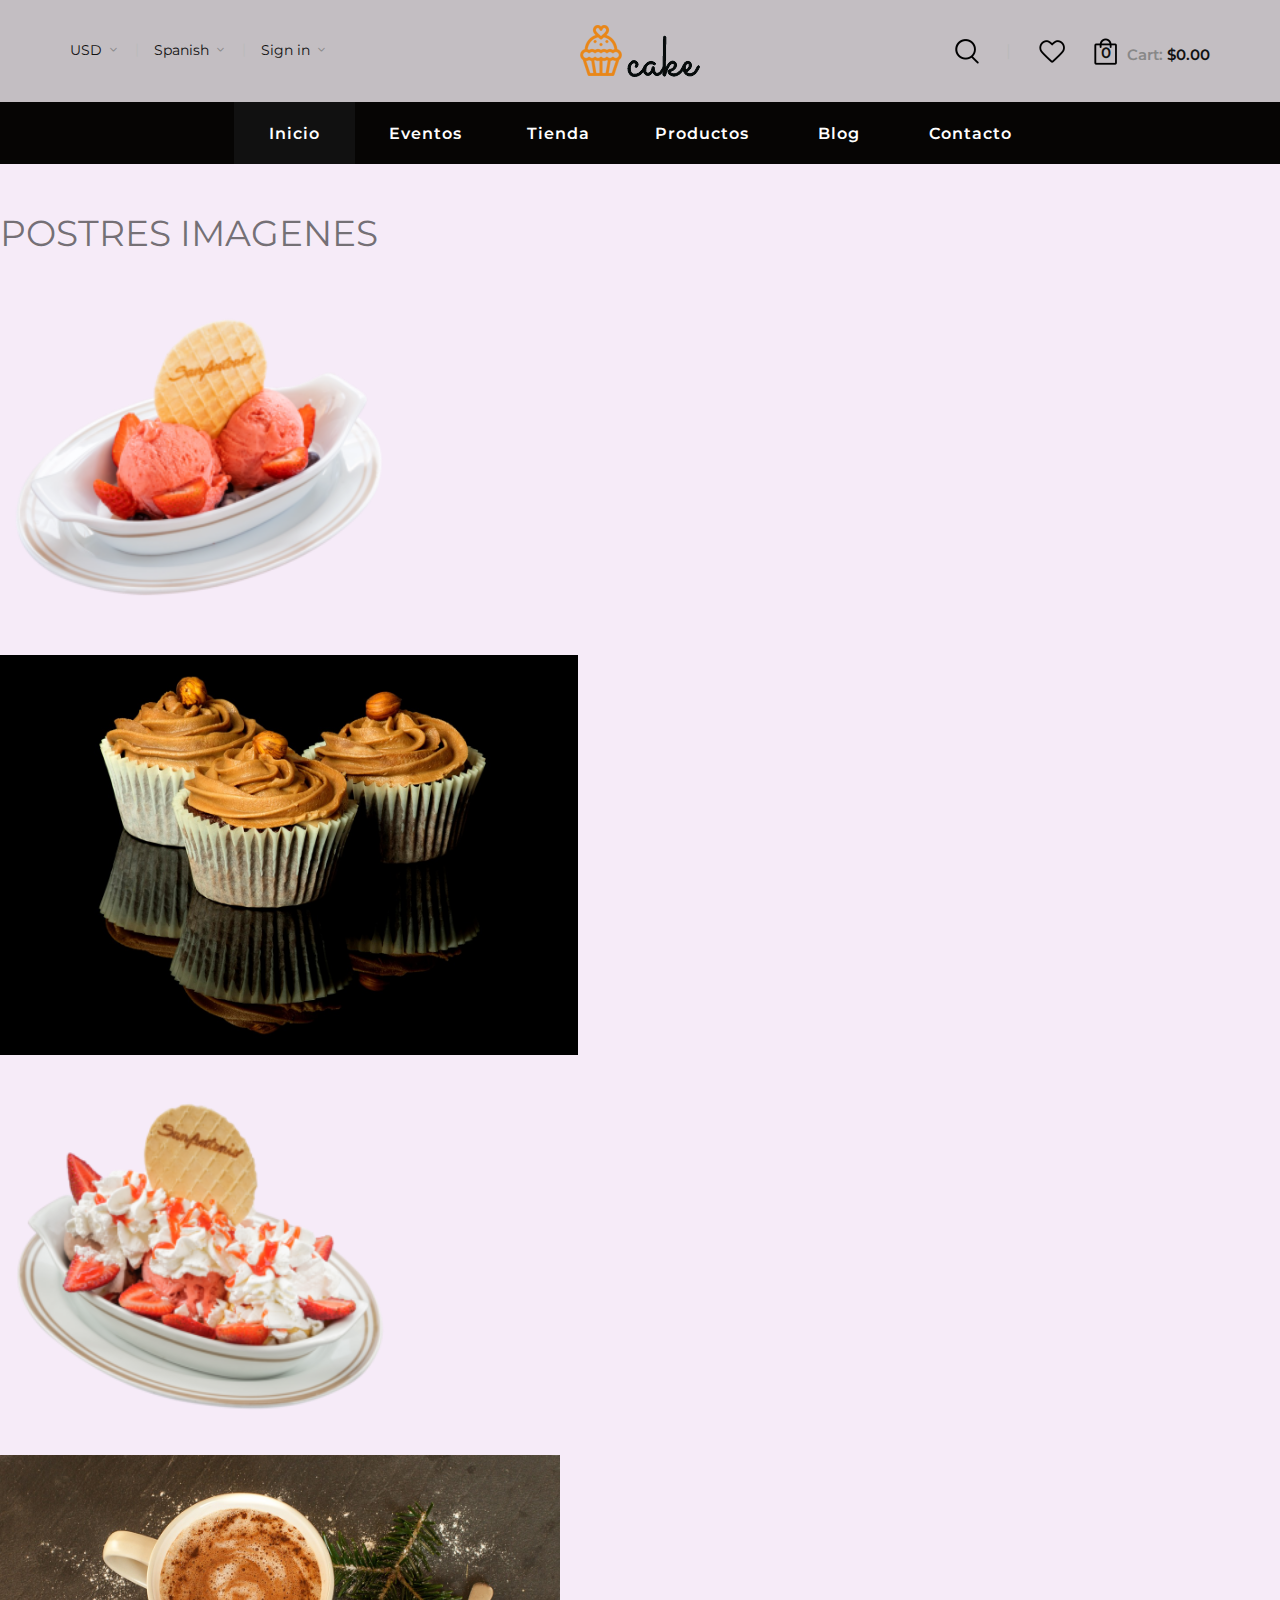
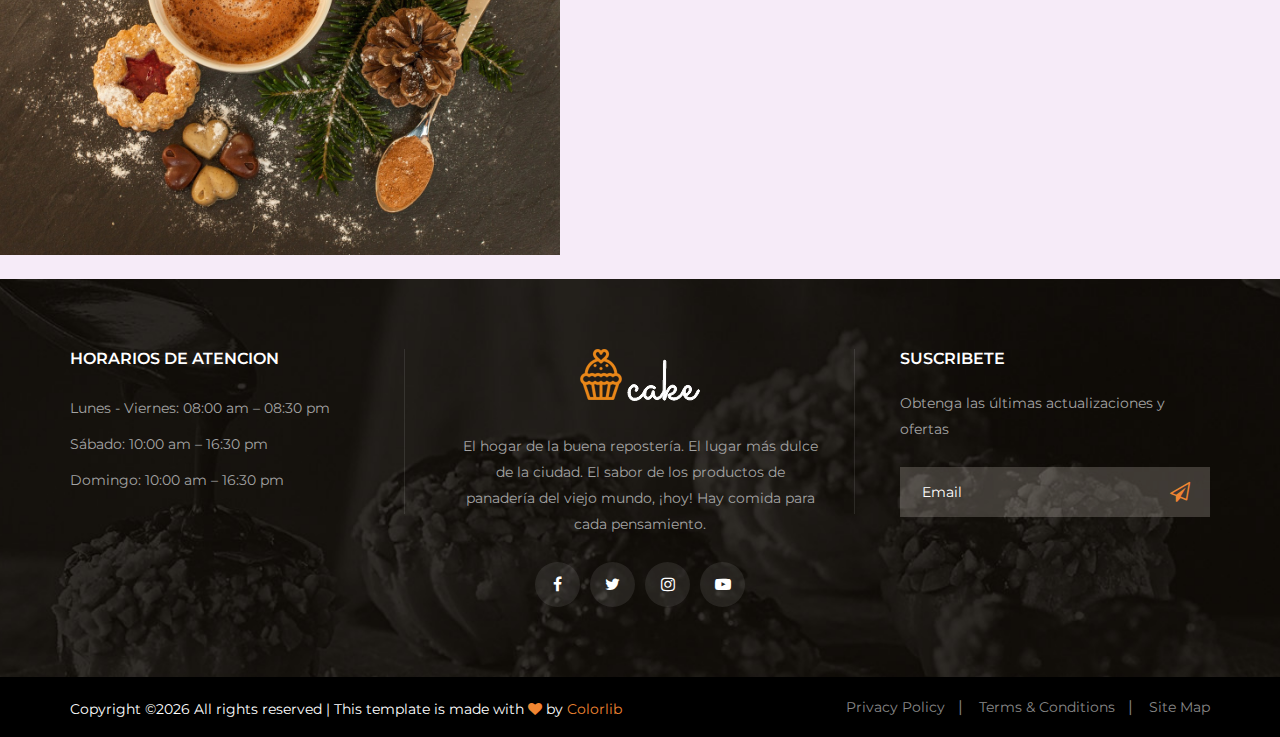
<file: imagenes.html>
<!DOCTYPE html>
<html lang="zxx">

<head>
    <meta charset="UTF-8">
    <meta name="description" content="Cake Template">
    <meta name="keywords" content="Cake, unica, creative, html">
    <meta name="viewport" content="width=device-width, initial-scale=1.0">
    <meta http-equiv="X-UA-Compatible" content="ie=edge">
    <title>Cake | Template</title>

    <!-- Google Font -->
    <link href="https://fonts.googleapis.com/css2?family=Playfair+Display:wght@400;500;600;700;800;900&display=swap"
    rel="stylesheet">
    <link href="https://fonts.googleapis.com/css2?family=Montserrat:wght@300;400;500;600;700;800;900&display=swap"
    rel="stylesheet">

    <!-- Css Styles -->
    <link rel="stylesheet" href="css/bootstrap.min.css" type="text/css">
    <link rel="stylesheet" href="css/flaticon.css" type="text/css">
    <link rel="stylesheet" href="css/barfiller.css" type="text/css">
    <link rel="stylesheet" href="css/magnific-popup.css" type="text/css">
    <link rel="stylesheet" href="css/font-awesome.min.css" type="text/css">
    <link rel="stylesheet" href="css/elegant-icons.css" type="text/css">
    <link rel="stylesheet" href="css/nice-select.css" type="text/css">
    <link rel="stylesheet" href="css/owl.carousel.min.css" type="text/css">
    <link rel="stylesheet" href="css/slicknav.min.css" type="text/css">
    <link rel="stylesheet" href="css/style.css" type="text/css">
</head>

<body>
    <!-- Page Preloder -->
    <div id="preloder">
        <div class="loader"></div>
    </div>

    <!-- Offcanvas Menu Begin -->
    <div class="offcanvas-menu-overlay"></div>
    <div class="offcanvas-menu-wrapper">
        <div class="offcanvas__cart">
            <div class="offcanvas__cart__links">
                <a href="#" class="search-switch"><img src="img/icon/search.png" alt=""></a>
                <a href="#"><img src="img/icon/heart.png" alt=""></a>
            </div>
            <div class="offcanvas__cart__item">
                <a href="#"><img src="img/icon/cart.png" alt=""> <span>0</span></a>
                <div class="cart__price">Cart: <span>$0.00</span></div>
            </div>
        </div>
        <div class="offcanvas__logo">
            <a href="./index.html"><img src="img/logo.png" alt=""></a>
        </div>
        <div id="mobile-menu-wrap"></div>
        <div class="offcanvas__option">
            <ul>
                <li>USD <span class="arrow_carrot-down"></span>
                    <ul>
                        <li>EUR</li>
                        <li>USD</li>
                    </ul>
                </li>
                <li>ENG <span class="arrow_carrot-down"></span>
                    <ul>
                        <li>Spanish</li>
                        <li>ENG</li>
                    </ul>
                </li>
                <li><a href="#">Sign in</a> <span class="arrow_carrot-down"></span></li>
            </ul>
        </div>
    </div>
    <!-- Offcanvas Menu End -->

    <!-- Header Section Begin -->
    <header class="header">
        <div class="header__top">
            <div class="container">
                <div class="row">
                    <div class="col-lg-12">
                        <div class="header__top__inner">
                            <div class="header__top__left">
                                <ul>
                                    <li>USD <span class="arrow_carrot-down"></span>
                                        <ul>
                                            <li>EUR</li>
                                            <li>USD</li>
                                        </ul>
                                    </li>
                                    <li>Spanish <span class="arrow_carrot-down"></span>
                                        <ul>
                                            <li>Spanish</li>
                                            <li>ENG</li>
                                        </ul>
                                    </li>
                                    <li><a href="#">Sign in</a> <span class="arrow_carrot-down"></span></li>
                                </ul>
                            </div>
                            <div class="header__logo">
                                <a href="./index.html"><img src="img/logo.png" alt=""></a>
                            </div>
                            <div class="header__top__right">
                                <div class="header__top__right__links">
                                    <a href="#" class="search-switch"><img src="img/icon/search.png" alt=""></a>
                                    <a href="#"><img src="img/icon/heart.png" alt=""></a>
                                </div>
                                <div class="header__top__right__cart">
                                    <a href="#"><img src="img/icon/cart.png" alt=""> <span>0</span></a>
                                    <div class="cart__price">Cart: <span>$0.00</span></div>
                                </div>
                            </div>
                        </div>
                    </div>
                </div>
                <div class="canvas__open"><i class="fa fa-bars"></i></div>
            </div>
        </div>
        <div class="container">
            <div class="row">
                <div class="col-lg-12">
                    <nav class="header__menu mobile-menu">
                        <ul>
                            <li class="active"><a href="./index.html">Inicio</a></li>
                            <li><a href="#">Eventos</a>
                                <ul class="dropdown">
                                    <li><a href="./video.html">Videos</a></li>
                                    <li><a href="./imagenes.html">Imagenes</a></li>
                                    <li><a href="./audios.html">Audios</a></li>
                                </ul>
                            <li><a href="#">Tienda</a>
                                <ul class="dropdown">
                                    <li><a href="./shop-details.html">Detalles de la tienda</a></li>
                                    <li><a href="./shoping-cart.html">Carro de compras</a></li>
                                    <li><a href="./checkout.html">Verificar</a></li>
                                    <li><a href="./wisslist.html">Lista de compras</a></li>
                                    <li><a href="./Class.html">Cursos</a></li>
                                    <li><a href="./blog-details.html">Detalles del blog</a></li>
                                </ul>
                            <li><a href="#">Productos</a>
                                <ul class="dropdown">
                                    <li><a href="./wisslist.html">Pasteles</a></li>
                                    <li><a href="./wisslist.html">Bebidas</a></li>
                                    <li><a href="./wisslist.html">Donuts</a></li>
                                    <li><a href="./wisslist.html">Sandwish</a></li>
                                    <li><a href="./wisslist.html">kekes</a></li>
                                    <li><a href="./wisslist.html">Galletas</a></li>
                                    <li><a href="./wisslist.html">Postres</a></li>
                                    <li><a href="./wisslist.html">Panaderia</a></li>
                                    <li><a href="./wisslist.html">Chocolates</a></li>
                                    <li><a href="./wisslist.html">Helados</a></li>
                                    <li><a href="./wisslist.html">Milkshakes</a></li>
                                    <li><a href="./wisslist.html">Empanadas</a></li>
                                    <li><a href="./wisslist.html">Especiales</a></li>
                                    <li><a href="./wisslist.html">Combos</a></li>     
                                </ul>
                            </li>
                            <li><a href="./blog.html">Blog</a></li>
                            <li><a href="./contact.html">Contacto</a></li>
                        </ul>
                    </nav>
                </div>
            </div>
        </div>
    </header>
    <br>
    <br>
    <h2>POSTRES IMAGENES</h2>
    <img src="nuevo/imagen20.png" height="400">
    <br>
    <img src="nuevo/imagen21.jpg" height="400">
    <br>
    <img src="nuevo/imagen22.png" height="400">
    <br>
    <img src="nuevo/imagen23.jpg" height="400">
    <br>
    <br>
    <footer class="footer set-bg" data-setbg="img/footer-bg.jpg">
        <div class="container">
            <div class="row">
                <div class="col-lg-4 col-md-6 col-sm-6">
                    <div class="footer__widget">
                        <h6>HORARIOS DE ATENCION</h6>
                        <ul>
                            <li>Lunes - Viernes: 08:00 am – 08:30 pm</li>
                            <li>Sábado: 10:00 am – 16:30 pm</li>
                            <li>Domingo: 10:00 am – 16:30 pm</li>
                        </ul>
                    </div>
                </div>
                <div class="col-lg-4 col-md-6 col-sm-6">
                    <div class="footer__about">
                        <div class="footer__logo">
                            <a href="#"><img src="img/footer-logo.png" alt=""></a>
                        </div>
                        <p> El hogar de la buena repostería.
                            El lugar más dulce de la ciudad.
                            El sabor de los productos de panadería del viejo mundo, ¡hoy!
                            Hay comida para cada pensamiento.</p>
                        <div class="footer__social">
                            <a href="#"><i class="fa fa-facebook"></i></a>
                            <a href="#"><i class="fa fa-twitter"></i></a>
                            <a href="#"><i class="fa fa-instagram"></i></a>
                            <a href="#"><i class="fa fa-youtube-play"></i></a>
                        </div>
                    </div>
                </div>
                <div class="col-lg-4 col-md-6 col-sm-6">
                    <div class="footer__newslatter">
                        <h6>Suscribete</h6>
                        <p>Obtenga las últimas actualizaciones y ofertas</p>
                        <form action="#">
                            <input type="text" placeholder="Email">
                            <button type="submit"><i class="fa fa-send-o"></i></button>
                        </form>
                    </div>
                </div>
            </div>
        </div>
        <div class="copyright">
            <div class="container">
                <div class="row">
                    <div class="col-lg-7">
                        <p class="copyright__text text-white"><!-- Link back to Colorlib can't be removed. Template is licensed under CC BY 3.0. -->
                          Copyright &copy;<script>document.write(new Date().getFullYear());</script> All rights reserved | This template is made with <i class="fa fa-heart" aria-hidden="true"></i> by <a href="https://colorlib.com" target="_blank">Colorlib</a>
                          <!-- Link back to Colorlib can't be removed. Template is licensed under CC BY 3.0. -->
                      </p>
                  </div>
                  <div class="col-lg-5">
                    <div class="copyright__widget">
                        <ul>
                            <li><a href="#">Privacy Policy</a></li>
                            <li><a href="#">Terms & Conditions</a></li>
                            <li><a href="#">Site Map</a></li>
                        </ul>
                    </div>
                </div>
            </div>
        </div>
    </div>
</footer>
<!-- Footer Section End -->

<!-- Search Begin -->
<div class="search-model">
    <div class="h-100 d-flex align-items-center justify-content-center">
        <div class="search-close-switch">+</div>
        <form class="search-model-form">
            <input type="text" id="search-input" placeholder="Search here.....">
        </form>
    </div>
</div>
<!-- Search End -->

<!-- Js Plugins -->
<script src="js/jquery-3.3.1.min.js"></script>
<script src="js/bootstrap.min.js"></script>
<script src="js/jquery.nice-select.min.js"></script>
<script src="js/jquery.barfiller.js"></script>
<script src="js/jquery.magnific-popup.min.js"></script>
<script src="js/jquery.slicknav.js"></script>
<script src="js/owl.carousel.min.js"></script>
<script src="js/jquery.nicescroll.min.js"></script>
<script src="js/main.js"></script>
</body>

</html>
</file>
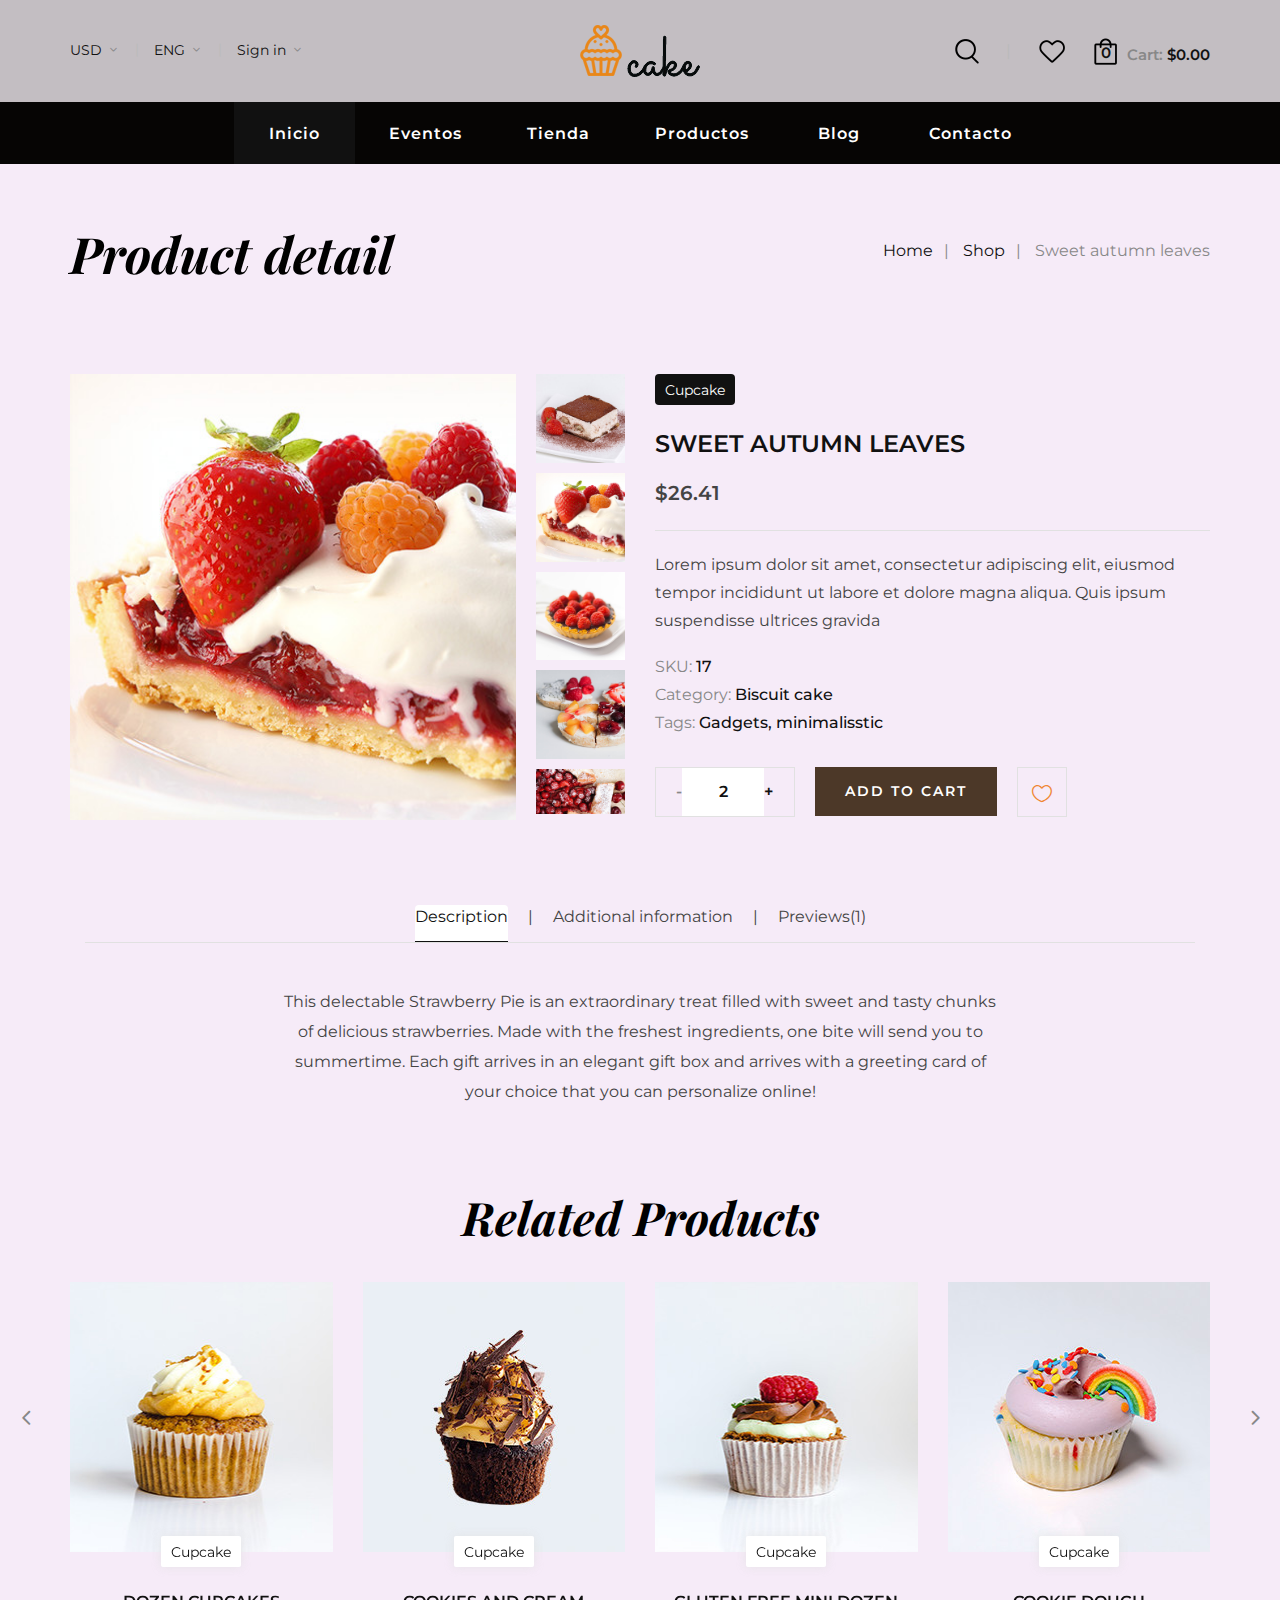
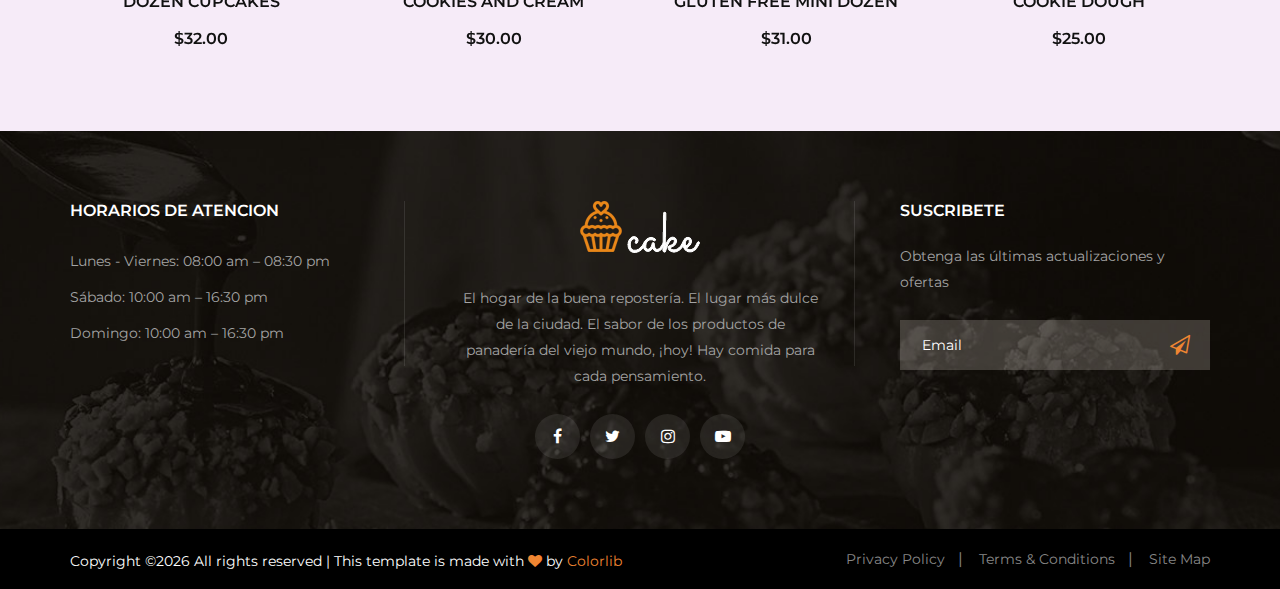
<file: shop-details.html>
<!DOCTYPE html>
<html lang="zxx">

<head>
    <meta charset="UTF-8">
    <meta name="description" content="Cake Template">
    <meta name="keywords" content="Cake, unica, creative, html">
    <meta name="viewport" content="width=device-width, initial-scale=1.0">
    <meta http-equiv="X-UA-Compatible" content="ie=edge">
    <title>Cake | Template</title>

    <!-- Google Font -->
    <link href="https://fonts.googleapis.com/css2?family=Playfair+Display:wght@400;500;600;700;800;900&display=swap"
    rel="stylesheet">
    <link href="https://fonts.googleapis.com/css2?family=Montserrat:wght@300;400;500;600;700;800;900&display=swap"
    rel="stylesheet">

    <!-- Css Styles -->
    <link rel="stylesheet" href="css/bootstrap.min.css" type="text/css">
    <link rel="stylesheet" href="css/flaticon.css" type="text/css">
    <link rel="stylesheet" href="css/barfiller.css" type="text/css">
    <link rel="stylesheet" href="css/magnific-popup.css" type="text/css">
    <link rel="stylesheet" href="css/font-awesome.min.css" type="text/css">
    <link rel="stylesheet" href="css/elegant-icons.css" type="text/css">
    <link rel="stylesheet" href="css/nice-select.css" type="text/css">
    <link rel="stylesheet" href="css/owl.carousel.min.css" type="text/css">
    <link rel="stylesheet" href="css/slicknav.min.css" type="text/css">
    <link rel="stylesheet" href="css/style.css" type="text/css">
</head>

<body>
    <!-- Page Preloder -->
    <div id="preloder">
        <div class="loader"></div>
    </div>

    <!-- Offcanvas Menu Begin -->
    <div class="offcanvas-menu-overlay"></div>
    <div class="offcanvas-menu-wrapper">
        <div class="offcanvas__cart">
            <div class="offcanvas__cart__links">
                <a href="#" class="search-switch"><img src="img/icon/search.png" alt=""></a>
                <a href="#"><img src="img/icon/heart.png" alt=""></a>
            </div>
            <div class="offcanvas__cart__item">
                <a href="#"><img src="img/icon/cart.png" alt=""> <span>0</span></a>
                <div class="cart__price">Cart: <span>$0.00</span></div>
            </div>
        </div>
        <div class="offcanvas__logo">
            <a href="./index.html"><img src="img/logo.png" alt=""></a>
        </div>
        <div id="mobile-menu-wrap"></div>
        <div class="offcanvas__option">
            <ul>
                <li>USD <span class="arrow_carrot-down"></span>
                    <ul>
                        <li>EUR</li>
                        <li>USD</li>
                    </ul>
                </li>
                <li>ENG <span class="arrow_carrot-down"></span>
                    <ul>
                        <li>Spanish</li>
                        <li>ENG</li>
                    </ul>
                </li>
                <li><a href="#">Sign in</a> <span class="arrow_carrot-down"></span></li>
            </ul>
        </div>
    </div>
    <!-- Offcanvas Menu End -->

    <!-- Header Section Begin -->
    <header class="header">
        <div class="header__top">
            <div class="container">
                <div class="row">
                    <div class="col-lg-12">
                        <div class="header__top__inner">
                            <div class="header__top__left">
                                <ul>
                                    <li>USD <span class="arrow_carrot-down"></span>
                                        <ul>
                                            <li>EUR</li>
                                            <li>USD</li>
                                        </ul>
                                    </li>
                                    <li>ENG <span class="arrow_carrot-down"></span>
                                        <ul>
                                            <li>Spanish</li>
                                            <li>ENG</li>
                                        </ul>
                                    </li>
                                    <li><a href="#">Sign in</a> <span class="arrow_carrot-down"></span></li>
                                </ul>
                            </div>
                            <div class="header__logo">
                                <a href="./index.html"><img src="img/logo.png" alt=""></a>
                            </div>
                            <div class="header__top__right">
                                <div class="header__top__right__links">
                                    <a href="#" class="search-switch"><img src="img/icon/search.png" alt=""></a>
                                    <a href="#"><img src="img/icon/heart.png" alt=""></a>
                                </div>
                                <div class="header__top__right__cart">
                                    <a href="#"><img src="img/icon/cart.png" alt=""> <span>0</span></a>
                                    <div class="cart__price">Cart: <span>$0.00</span></div>
                                </div>
                            </div>
                        </div>
                    </div>
                </div>
                <div class="canvas__open"><i class="fa fa-bars"></i></div>
            </div>
        </div>
        <div class="container">
            <div class="row">
                <div class="col-lg-12">
                    <nav class="header__menu mobile-menu">
                        <ul>
                            <li class="active"><a href="./index.html">Inicio</a></li>
                            <li><a href="#">Eventos</a>
                                <ul class="dropdown">
                                    <li><a href="./video.html">Videos</a></li>
                                    <li><a href="./imagenes.html">Imagenes</a></li>
                                    <li><a href="./audios.html">Audios</a></li>
                                </ul>
                            <li><a href="#">Tienda</a>
                                <ul class="dropdown">
                                    <li><a href="./shop-details.html">Detalles de la tienda</a></li>
                                    <li><a href="./shoping-cart.html">Carro de compras</a></li>
                                    <li><a href="./checkout.html">Verificar</a></li>
                                    <li><a href="./wisslist.html">Lista de compras</a></li>
                                    <li><a href="./Class.html">Cursos</a></li>
                                    <li><a href="./blog-details.html">Detalles del blog</a></li>
                                </ul>
                            <li><a href="#">Productos</a>
                                <ul class="dropdown">
                                    <li><a href="./wisslist.html">Pasteles</a></li>
                                    <li><a href="./wisslist.html">Bebidas</a></li>
                                    <li><a href="./wisslist.html">Donuts</a></li>
                                    <li><a href="./wisslist.html">Sandwish</a></li>
                                    <li><a href="./wisslist.html">kekes</a></li>
                                    <li><a href="./wisslist.html">Galletas</a></li>
                                    <li><a href="./wisslist.html">Postres</a></li>
                                    <li><a href="./wisslist.html">Panaderia</a></li>
                                    <li><a href="./wisslist.html">Chocolates</a></li>
                                    <li><a href="./wisslist.html">Helados</a></li>
                                    <li><a href="./wisslist.html">Milkshakes</a></li>
                                    <li><a href="./wisslist.html">Empanadas</a></li>
                                    <li><a href="./wisslist.html">Especiales</a></li>
                                    <li><a href="./wisslist.html">Combos</a></li>     
                                </ul>
                            </li>
                            <li><a href="./blog.html">Blog</a></li>
                            <li><a href="./contact.html">Contacto</a></li>
                        </ul>
                    </nav>
                </div>
            </div>
        </div>
    </header>
    <!-- Header Section End -->

    <!-- Breadcrumb Begin -->
    <div class="breadcrumb-option">
        <div class="container">
            <div class="row">
                <div class="col-lg-6 col-md-6 col-sm-6">
                    <div class="breadcrumb__text">
                        <h2>Product detail</h2>
                    </div>
                </div>
                <div class="col-lg-6 col-md-6 col-sm-6">
                    <div class="breadcrumb__links">
                        <a href="./index.html">Home</a>
                        <a href="./shop.html">Shop</a>
                        <span>Sweet autumn leaves</span>
                    </div>
                </div>
            </div>
        </div>
    </div>
    <!-- Breadcrumb End -->

    <!-- Shop Details Section Begin -->
    <section class="product-details spad">
        <div class="container">
            <div class="row">
                <div class="col-lg-6">
                    <div class="product__details__img">
                        <div class="product__details__big__img">
                            <img class="big_img" src="img/shop/details/product-big-1.jpg" alt="">
                        </div>
                        <div class="product__details__thumb">
                            <div class="pt__item active">
                                <img data-imgbigurl="img/shop/details/product-big-2.jpg"
                                src="img/shop/details/product-big-2.jpg" alt="">
                            </div>
                            <div class="pt__item">
                                <img data-imgbigurl="img/shop/details/product-big-1.jpg"
                                src="img/shop/details/product-big-1.jpg" alt="">
                            </div>
                            <div class="pt__item">
                                <img data-imgbigurl="img/shop/details/product-big-4.jpg"
                                src="img/shop/details/product-big-4.jpg" alt="">
                            </div>
                            <div class="pt__item">
                                <img data-imgbigurl="img/shop/details/product-big-3.jpg"
                                src="img/shop/details/product-big-3.jpg" alt="">
                            </div>
                            <div class="pt__item">
                                <img data-imgbigurl="img/shop/details/product-big-5.jpg"
                                src="img/shop/details/product-big-5.jpg" alt="">
                            </div>
                        </div>
                    </div>
                </div>
                <div class="col-lg-6">
                    <div class="product__details__text">
                        <div class="product__label">Cupcake</div>
                        <h4>SWEET AUTUMN LEAVES</h4>
                        <h5>$26.41</h5>
                        <p>Lorem ipsum dolor sit amet, consectetur adipiscing elit, eiusmod tempor incididunt ut labore
                        et dolore magna aliqua. Quis ipsum suspendisse ultrices gravida</p>
                        <ul>
                            <li>SKU: <span>17</span></li>
                            <li>Category: <span>Biscuit cake</span></li>
                            <li>Tags: <span>Gadgets, minimalisstic</span></li>
                        </ul>
                        <div class="product__details__option">
                            <div class="quantity">
                                <div class="pro-qty">
                                    <input type="text" value="2">
                                </div>
                            </div>
                            <a href="#" class="primary-btn">Add to cart</a>
                            <a href="#" class="heart__btn"><span class="icon_heart_alt"></span></a>
                        </div>
                    </div>
                </div>
            </div>
            <div class="product__details__tab">
                <div class="col-lg-12">
                    <ul class="nav nav-tabs" role="tablist">
                        <li class="nav-item">
                            <a class="nav-link active" data-toggle="tab" href="#tabs-1" role="tab">Description</a>
                        </li>
                        <li class="nav-item">
                            <a class="nav-link" data-toggle="tab" href="#tabs-2" role="tab">Additional information</a>
                        </li>
                        <li class="nav-item">
                            <a class="nav-link" data-toggle="tab" href="#tabs-3" role="tab">Previews(1)</a>
                        </li>
                    </ul>
                    <div class="tab-content">
                        <div class="tab-pane active" id="tabs-1" role="tabpanel">
                            <div class="row d-flex justify-content-center">
                                <div class="col-lg-8">
                                    <p>This delectable Strawberry Pie is an extraordinary treat filled with sweet and
                                        tasty chunks of delicious strawberries. Made with the freshest ingredients, one
                                        bite will send you to summertime. Each gift arrives in an elegant gift box and
                                    arrives with a greeting card of your choice that you can personalize online!</p>
                                </div>
                            </div>
                        </div>
                        <div class="tab-pane" id="tabs-2" role="tabpanel">
                            <div class="row d-flex justify-content-center">
                                <div class="col-lg-8">
                                    <p>This delectable Strawberry Pie is an extraordinary treat filled with sweet and
                                        tasty chunks of delicious strawberries. Made with the freshest ingredients, one
                                        bite will send you to summertime. Each gift arrives in an elegant gift box and
                                        arrives with a greeting card of your choice that you can personalize online!2
                                    </p>
                                </div>
                            </div>
                        </div>
                        <div class="tab-pane" id="tabs-3" role="tabpanel">
                            <div class="row d-flex justify-content-center">
                                <div class="col-lg-8">
                                    <p>This delectable Strawberry Pie is an extraordinary treat filled with sweet and
                                        tasty chunks of delicious strawberries. Made with the freshest ingredients, one
                                        bite will send you to summertime. Each gift arrives in an elegant gift box and
                                        arrives with a greeting card of your choice that you can personalize online!3
                                    </p>
                                </div>
                            </div>
                        </div>
                    </div>
                </div>
            </div>
        </div>
    </section>
    <!-- Shop Details Section End -->

    <!-- Related Products Section Begin -->
    <section class="related-products spad">
        <div class="container">
            <div class="row">
                <div class="col-lg-12 text-center">
                    <div class="section-title">
                        <h2>Related Products</h2>
                    </div>
                </div>
            </div>
            <div class="row">
                <div class="related__products__slider owl-carousel">
                    <div class="col-lg-3">
                        <div class="product__item">
                            <div class="product__item__pic set-bg" data-setbg="img/shop/product-1.jpg">
                                <div class="product__label">
                                    <span>Cupcake</span>
                                </div>
                            </div>
                            <div class="product__item__text">
                                <h6><a href="#">Dozen Cupcakes</a></h6>
                                <div class="product__item__price">$32.00</div>
                                <div class="cart_add">
                                    <a href="#">Add to cart</a>
                                </div>
                            </div>
                        </div>
                    </div>
                    <div class="col-lg-3">
                        <div class="product__item">
                            <div class="product__item__pic set-bg" data-setbg="img/shop/product-2.jpg">
                                <div class="product__label">
                                    <span>Cupcake</span>
                                </div>
                            </div>
                            <div class="product__item__text">
                                <h6><a href="#">Cookies and Cream</a></h6>
                                <div class="product__item__price">$30.00</div>
                                <div class="cart_add">
                                    <a href="#">Add to cart</a>
                                </div>
                            </div>
                        </div>
                    </div>
                    <div class="col-lg-3">
                        <div class="product__item">
                            <div class="product__item__pic set-bg" data-setbg="img/shop/product-3.jpg">
                                <div class="product__label">
                                    <span>Cupcake</span>
                                </div>
                            </div>
                            <div class="product__item__text">
                                <h6><a href="#">Gluten Free Mini Dozen</a></h6>
                                <div class="product__item__price">$31.00</div>
                                <div class="cart_add">
                                    <a href="#">Add to cart</a>
                                </div>
                            </div>
                        </div>
                    </div>
                    <div class="col-lg-3">
                        <div class="product__item">
                            <div class="product__item__pic set-bg" data-setbg="img/shop/product-4.jpg">
                                <div class="product__label">
                                    <span>Cupcake</span>
                                </div>
                            </div>
                            <div class="product__item__text">
                                <h6><a href="#">Cookie Dough</a></h6>
                                <div class="product__item__price">$25.00</div>
                                <div class="cart_add">
                                    <a href="#">Add to cart</a>
                                </div>
                            </div>
                        </div>
                    </div>
                    <div class="col-lg-3">
                        <div class="product__item">
                            <div class="product__item__pic set-bg" data-setbg="img/shop/product-5.jpg">
                                <div class="product__label">
                                    <span>Cupcake</span>
                                </div>
                            </div>
                            <div class="product__item__text">
                                <h6><a href="#">Vanilla Salted Caramel</a></h6>
                                <div class="product__item__price">$05.00</div>
                                <div class="cart_add">
                                    <a href="#">Add to cart</a>
                                </div>
                            </div>
                        </div>
                    </div>
                    <div class="col-lg-3">
                        <div class="product__item">
                            <div class="product__item__pic set-bg" data-setbg="img/shop/product-6.jpg">
                                <div class="product__label">
                                    <span>Cupcake</span>
                                </div>
                            </div>
                            <div class="product__item__text">
                                <h6><a href="#">German Chocolate</a></h6>
                                <div class="product__item__price">$14.00</div>
                                <div class="cart_add">
                                    <a href="#">Add to cart</a>
                                </div>
                            </div>
                        </div>
                    </div>
                </div>
            </div>
        </div>
    </section>
    <!-- Related Products Section End -->

    <!-- Footer Section Begin -->
    <footer class="footer set-bg" data-setbg="img/footer-bg.jpg">
        <div class="container">
            <div class="row">
                <div class="col-lg-4 col-md-6 col-sm-6">
                    <div class="footer__widget">
                        <h6>HORARIOS DE ATENCION</h6>
                        <ul>
                            <li>Lunes - Viernes: 08:00 am – 08:30 pm</li>
                            <li>Sábado: 10:00 am – 16:30 pm</li>
                            <li>Domingo: 10:00 am – 16:30 pm</li>
                        </ul>
                    </div>
                </div>
                <div class="col-lg-4 col-md-6 col-sm-6">
                    <div class="footer__about">
                        <div class="footer__logo">
                            <a href="#"><img src="img/footer-logo.png" alt=""></a>
                        </div>
                        <p> El hogar de la buena repostería.
                            El lugar más dulce de la ciudad.
                            El sabor de los productos de panadería del viejo mundo, ¡hoy!
                            Hay comida para cada pensamiento.</p>
                        <div class="footer__social">
                            <a href="#"><i class="fa fa-facebook"></i></a>
                            <a href="#"><i class="fa fa-twitter"></i></a>
                            <a href="#"><i class="fa fa-instagram"></i></a>
                            <a href="#"><i class="fa fa-youtube-play"></i></a>
                        </div>
                    </div>
                </div>
                <div class="col-lg-4 col-md-6 col-sm-6">
                    <div class="footer__newslatter">
                        <h6>Suscribete</h6>
                        <p>Obtenga las últimas actualizaciones y ofertas</p>
                        <form action="#">
                            <input type="text" placeholder="Email">
                            <button type="submit"><i class="fa fa-send-o"></i></button>
                        </form>
                    </div>
                </div>
            </div>
        </div>
        <div class="copyright">
            <div class="container">
                <div class="row">
                    <div class="col-lg-7">
                        <p class="copyright__text text-white"><!-- Link back to Colorlib can't be removed. Template is licensed under CC BY 3.0. -->
                          Copyright &copy;<script>document.write(new Date().getFullYear());</script> All rights reserved | This template is made with <i class="fa fa-heart" aria-hidden="true"></i> by <a href="https://colorlib.com" target="_blank">Colorlib</a>
                          <!-- Link back to Colorlib can't be removed. Template is licensed under CC BY 3.0. -->
                      </p>
                  </div>
                  <div class="col-lg-5">
                    <div class="copyright__widget">
                        <ul>
                            <li><a href="#">Privacy Policy</a></li>
                            <li><a href="#">Terms & Conditions</a></li>
                            <li><a href="#">Site Map</a></li>
                        </ul>
                    </div>
                </div>
            </div>
        </div>
    </div>
</footer>
<!-- Footer Section End -->

<!-- Search Begin -->
<div class="search-model">
    <div class="h-100 d-flex align-items-center justify-content-center">
        <div class="search-close-switch">+</div>
        <form class="search-model-form">
            <input type="text" id="search-input" placeholder="Search here.....">
        </form>
    </div>
</div>
<!-- Search End -->

<!-- Js Plugins -->
<script src="js/jquery-3.3.1.min.js"></script>
<script src="js/bootstrap.min.js"></script>
<script src="js/jquery.nice-select.min.js"></script>
<script src="js/jquery.barfiller.js"></script>
<script src="js/jquery.magnific-popup.min.js"></script>
<script src="js/jquery.slicknav.js"></script>
<script src="js/owl.carousel.min.js"></script>
<script src="js/jquery.nicescroll.min.js"></script>
<script src="js/main.js"></script>
</body>

</html>
</file>
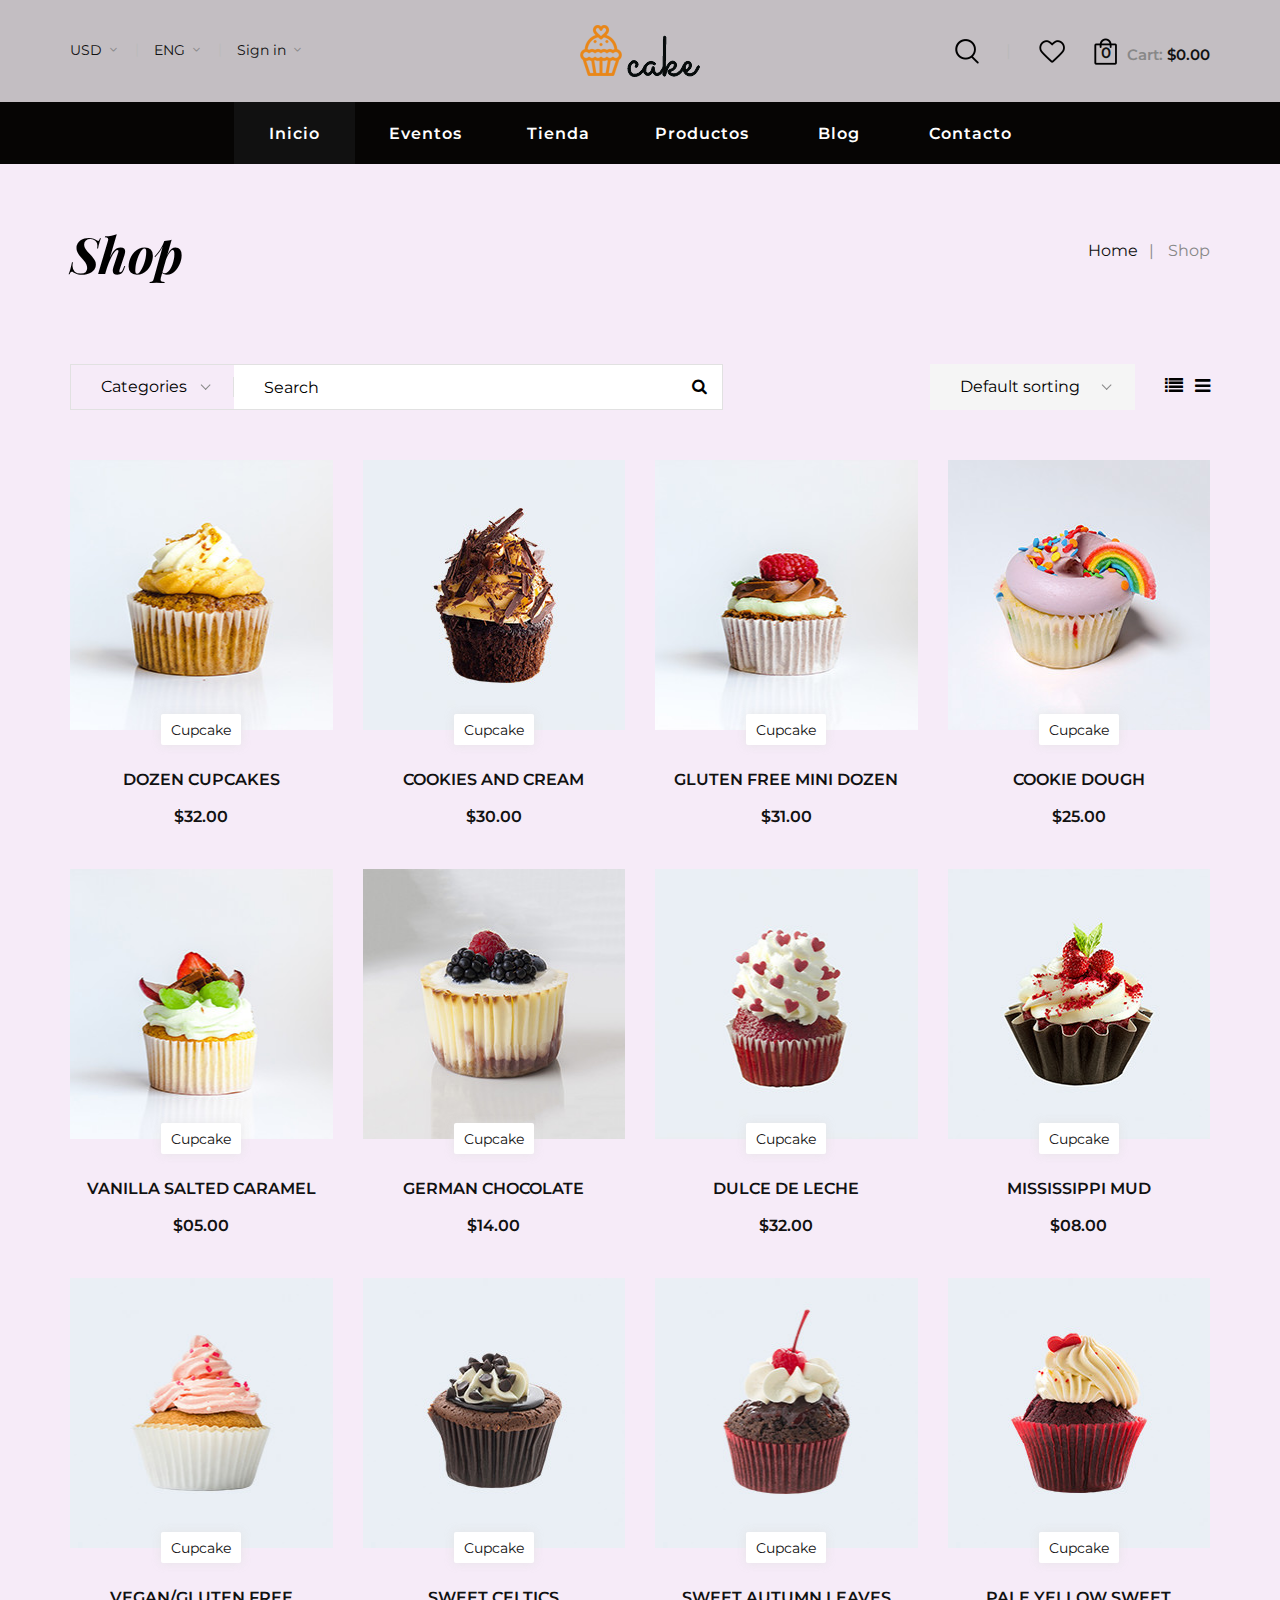
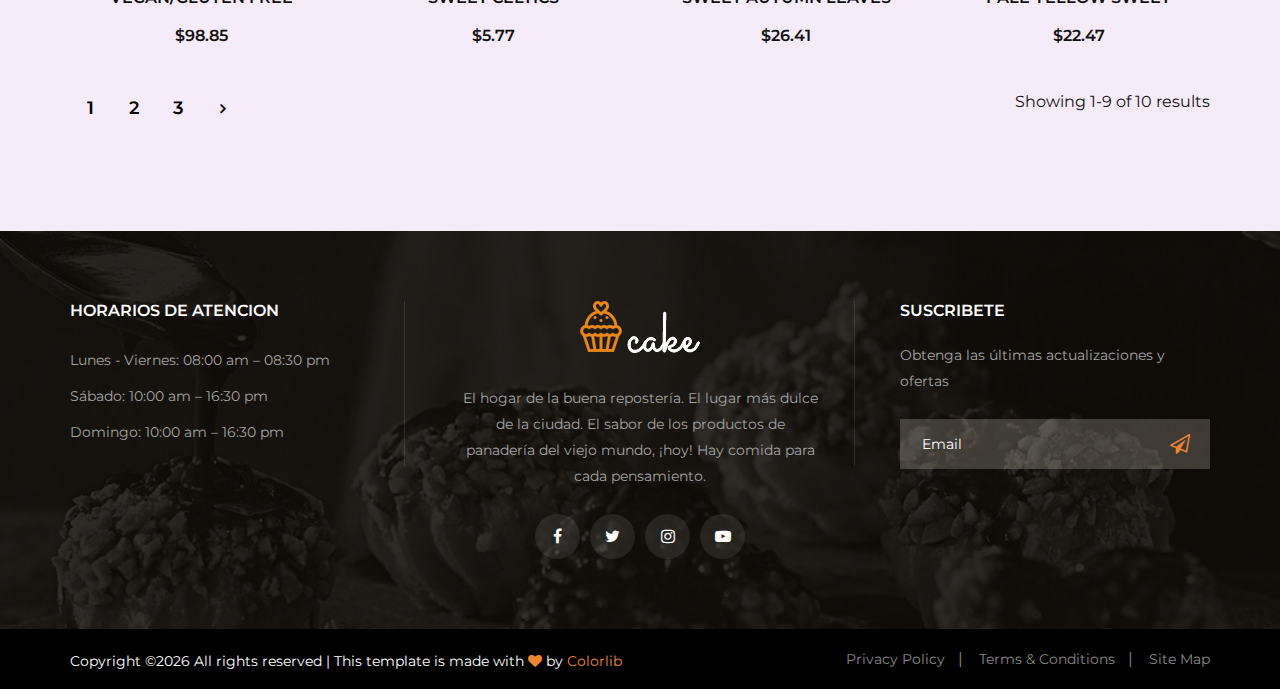
<file: shop.html>
<!DOCTYPE html>
<html lang="zxx">

<head>
    <meta charset="UTF-8">
    <meta name="description" content="Cake Template">
    <meta name="keywords" content="Cake, unica, creative, html">
    <meta name="viewport" content="width=device-width, initial-scale=1.0">
    <meta http-equiv="X-UA-Compatible" content="ie=edge">
    <title>Cake | Template</title>

    <!-- Google Font -->
    <link href="https://fonts.googleapis.com/css2?family=Playfair+Display:wght@400;500;600;700;800;900&display=swap"
    rel="stylesheet">
    <link href="https://fonts.googleapis.com/css2?family=Montserrat:wght@300;400;500;600;700;800;900&display=swap"
    rel="stylesheet">

    <!-- Css Styles -->
    <link rel="stylesheet" href="css/bootstrap.min.css" type="text/css">
    <link rel="stylesheet" href="css/flaticon.css" type="text/css">
    <link rel="stylesheet" href="css/barfiller.css" type="text/css">
    <link rel="stylesheet" href="css/magnific-popup.css" type="text/css">
    <link rel="stylesheet" href="css/font-awesome.min.css" type="text/css">
    <link rel="stylesheet" href="css/elegant-icons.css" type="text/css">
    <link rel="stylesheet" href="css/nice-select.css" type="text/css">
    <link rel="stylesheet" href="css/owl.carousel.min.css" type="text/css">
    <link rel="stylesheet" href="css/slicknav.min.css" type="text/css">
    <link rel="stylesheet" href="css/style.css" type="text/css">
</head>

<body>
    <!-- Page Preloder -->
    <div id="preloder">
        <div class="loader"></div>
    </div>

    <!-- Offcanvas Menu Begin -->
    <div class="offcanvas-menu-overlay"></div>
    <div class="offcanvas-menu-wrapper">
        <div class="offcanvas__cart">
            <div class="offcanvas__cart__links">
                <a href="#" class="search-switch"><img src="img/icon/search.png" alt=""></a>
                <a href="#"><img src="img/icon/heart.png" alt=""></a>
            </div>
            <div class="offcanvas__cart__item">
                <a href="#"><img src="img/icon/cart.png" alt=""> <span>0</span></a>
                <div class="cart__price">Cart: <span>$0.00</span></div>
            </div>
        </div>
        <div class="offcanvas__logo">
            <a href="./index.html"><img src="img/logo.png" alt=""></a>
        </div>
        <div id="mobile-menu-wrap"></div>
        <div class="offcanvas__option">
            <ul>
                <li>USD <span class="arrow_carrot-down"></span>
                    <ul>
                        <li>EUR</li>
                        <li>USD</li>
                    </ul>
                </li>
                <li>ENG <span class="arrow_carrot-down"></span>
                    <ul>
                        <li>Spanish</li>
                        <li>ENG</li>
                    </ul>
                </li>
                <li><a href="#">Sign in</a> <span class="arrow_carrot-down"></span></li>
            </ul>
        </div>
    </div>
    <!-- Offcanvas Menu End -->

    <!-- Header Section Begin -->
    <header class="header">
        <div class="header__top">
            <div class="container">
                <div class="row">
                    <div class="col-lg-12">
                        <div class="header__top__inner">
                            <div class="header__top__left">
                                <ul>
                                    <li>USD <span class="arrow_carrot-down"></span>
                                        <ul>
                                            <li>EUR</li>
                                            <li>USD</li>
                                        </ul>
                                    </li>
                                    <li>ENG <span class="arrow_carrot-down"></span>
                                        <ul>
                                            <li>Spanish</li>
                                            <li>ENG</li>
                                        </ul>
                                    </li>
                                    <li><a href="#">Sign in</a> <span class="arrow_carrot-down"></span></li>
                                </ul>
                            </div>
                            <div class="header__logo">
                                <a href="./index.html"><img src="img/logo.png" alt=""></a>
                            </div>
                            <div class="header__top__right">
                                <div class="header__top__right__links">
                                    <a href="#" class="search-switch"><img src="img/icon/search.png" alt=""></a>
                                    <a href="#"><img src="img/icon/heart.png" alt=""></a>
                                </div>
                                <div class="header__top__right__cart">
                                    <a href="#"><img src="img/icon/cart.png" alt=""> <span>0</span></a>
                                    <div class="cart__price">Cart: <span>$0.00</span></div>
                                </div>
                            </div>
                        </div>
                    </div>
                </div>
                <div class="canvas__open"><i class="fa fa-bars"></i></div>
            </div>
        </div>
        <div class="container">
            <div class="row">
                <div class="col-lg-12">
                    <nav class="header__menu mobile-menu">
                        <ul>
                            <li class="active"><a href="./index.html">Inicio</a></li>
                            <li><a href="#">Eventos</a>
                                <ul class="dropdown">
                                    <li><a href="./video.html">Videos</a></li>
                                    <li><a href="./imagenes.html">Imagenes</a></li>
                                    <li><a href="./audios.html">Audios</a></li>
                                </ul>
                            <li><a href="#">Tienda</a>
                                <ul class="dropdown">
                                    <li><a href="./shop-details.html">Detalles de la tienda</a></li>
                                    <li><a href="./shoping-cart.html">Carro de compras</a></li>
                                    <li><a href="./checkout.html">Verificar</a></li>
                                    <li><a href="./wisslist.html">Lista de compras</a></li>
                                    <li><a href="./Class.html">Cursos</a></li>
                                    <li><a href="./blog-details.html">Detalles del blog</a></li>
                                </ul>
                            <li><a href="#">Productos</a>
                                <ul class="dropdown">
                                    <li><a href="./wisslist.html">Pasteles</a></li>
                                    <li><a href="./wisslist.html">Bebidas</a></li>
                                    <li><a href="./wisslist.html">Donuts</a></li>
                                    <li><a href="./wisslist.html">Sandwish</a></li>
                                    <li><a href="./wisslist.html">kekes</a></li>
                                    <li><a href="./wisslist.html">Galletas</a></li>
                                    <li><a href="./wisslist.html">Postres</a></li>
                                    <li><a href="./wisslist.html">Panaderia</a></li>
                                    <li><a href="./wisslist.html">Chocolates</a></li>
                                    <li><a href="./wisslist.html">Helados</a></li>
                                    <li><a href="./wisslist.html">Milkshakes</a></li>
                                    <li><a href="./wisslist.html">Empanadas</a></li>
                                    <li><a href="./wisslist.html">Especiales</a></li>
                                    <li><a href="./wisslist.html">Combos</a></li>     
                                </ul>
                            </li>
                            <li><a href="./blog.html">Blog</a></li>
                            <li><a href="./contact.html">Contacto</a></li>
                        </ul>
                    </nav>
                </div>
            </div>
        </div>
    </header>
    <!-- Header Section End -->

    <!-- Breadcrumb Begin -->
    <div class="breadcrumb-option">
        <div class="container">
            <div class="row">
                <div class="col-lg-6 col-md-6 col-sm-6">
                    <div class="breadcrumb__text">
                        <h2>Shop</h2>
                    </div>
                </div>
                <div class="col-lg-6 col-md-6 col-sm-6">
                    <div class="breadcrumb__links">
                        <a href="./index.html">Home</a>
                        <span>Shop</span>
                    </div>
                </div>
            </div>
        </div>
    </div>
    <!-- Breadcrumb End -->

    <!-- Shop Section Begin -->
    <section class="shop spad">
        <div class="container">
            <div class="shop__option">
                <div class="row">
                    <div class="col-lg-7 col-md-7">
                        <div class="shop__option__search">
                            <form action="#">
                                <select>
                                    <option value="">Categories</option>
                                    <option value="">Red Velvet</option>
                                    <option value="">Cup Cake</option>
                                    <option value="">Biscuit</option>
                                </select>
                                <input type="text" placeholder="Search">
                                <button type="submit"><i class="fa fa-search"></i></button>
                            </form>
                        </div>
                    </div>
                    <div class="col-lg-5 col-md-5">
                        <div class="shop__option__right">
                            <select>
                                <option value="">Default sorting</option>
                                <option value="">A to Z</option>
                                <option value="">1 - 8</option>
                                <option value="">Name</option>
                            </select>
                            <a href="#"><i class="fa fa-list"></i></a>
                            <a href="#"><i class="fa fa-reorder"></i></a>
                        </div>
                    </div>
                </div>
            </div>
            <div class="row">
                <div class="col-lg-3 col-md-6 col-sm-6">
                    <div class="product__item">
                        <div class="product__item__pic set-bg" data-setbg="img/shop/product-1.jpg">
                            <div class="product__label">
                                <span>Cupcake</span>
                            </div>
                        </div>
                        <div class="product__item__text">
                            <h6><a href="#">Dozen Cupcakes</a></h6>
                            <div class="product__item__price">$32.00</div>
                            <div class="cart_add">
                                <a href="#">Add to cart</a>
                            </div>
                        </div>
                    </div>
                </div>
                <div class="col-lg-3 col-md-6 col-sm-6">
                    <div class="product__item">
                        <div class="product__item__pic set-bg" data-setbg="img/shop/product-2.jpg">
                            <div class="product__label">
                                <span>Cupcake</span>
                            </div>
                        </div>
                        <div class="product__item__text">
                            <h6><a href="#">Cookies and Cream</a></h6>
                            <div class="product__item__price">$30.00</div>
                            <div class="cart_add">
                                <a href="#">Add to cart</a>
                            </div>
                        </div>
                    </div>
                </div>
                <div class="col-lg-3 col-md-6 col-sm-6">
                    <div class="product__item">
                        <div class="product__item__pic set-bg" data-setbg="img/shop/product-3.jpg">
                            <div class="product__label">
                                <span>Cupcake</span>
                            </div>
                        </div>
                        <div class="product__item__text">
                            <h6><a href="#">Gluten Free Mini Dozen</a></h6>
                            <div class="product__item__price">$31.00</div>
                            <div class="cart_add">
                                <a href="#">Add to cart</a>
                            </div>
                        </div>
                    </div>
                </div>
                <div class="col-lg-3 col-md-6 col-sm-6">
                    <div class="product__item">
                        <div class="product__item__pic set-bg" data-setbg="img/shop/product-4.jpg">
                            <div class="product__label">
                                <span>Cupcake</span>
                            </div>
                        </div>
                        <div class="product__item__text">
                            <h6><a href="#">Cookie Dough</a></h6>
                            <div class="product__item__price">$25.00</div>
                            <div class="cart_add">
                                <a href="#">Add to cart</a>
                            </div>
                        </div>
                    </div>
                </div>
                <div class="col-lg-3 col-md-6 col-sm-6">
                    <div class="product__item">
                        <div class="product__item__pic set-bg" data-setbg="img/shop/product-5.jpg">
                            <div class="product__label">
                                <span>Cupcake</span>
                            </div>
                        </div>
                        <div class="product__item__text">
                            <h6><a href="#">Vanilla Salted Caramel</a></h6>
                            <div class="product__item__price">$05.00</div>
                            <div class="cart_add">
                                <a href="#">Add to cart</a>
                            </div>
                        </div>
                    </div>
                </div>
                <div class="col-lg-3 col-md-6 col-sm-6">
                    <div class="product__item">
                        <div class="product__item__pic set-bg" data-setbg="img/shop/product-6.jpg">
                            <div class="product__label">
                                <span>Cupcake</span>
                            </div>
                        </div>
                        <div class="product__item__text">
                            <h6><a href="#">German Chocolate</a></h6>
                            <div class="product__item__price">$14.00</div>
                            <div class="cart_add">
                                <a href="#">Add to cart</a>
                            </div>
                        </div>
                    </div>
                </div>
                <div class="col-lg-3 col-md-6 col-sm-6">
                    <div class="product__item">
                        <div class="product__item__pic set-bg" data-setbg="img/shop/product-7.jpg">
                            <div class="product__label">
                                <span>Cupcake</span>
                            </div>
                        </div>
                        <div class="product__item__text">
                            <h6><a href="#">Dulce De Leche</a></h6>
                            <div class="product__item__price">$32.00</div>
                            <div class="cart_add">
                                <a href="#">Add to cart</a>
                            </div>
                        </div>
                    </div>
                </div>
                <div class="col-lg-3 col-md-6 col-sm-6">
                    <div class="product__item">
                        <div class="product__item__pic set-bg" data-setbg="img/shop/product-8.jpg">
                            <div class="product__label">
                                <span>Cupcake</span>
                            </div>
                        </div>
                        <div class="product__item__text">
                            <h6><a href="#">Mississippi Mud</a></h6>
                            <div class="product__item__price">$08.00</div>
                            <div class="cart_add">
                                <a href="#">Add to cart</a>
                            </div>
                        </div>
                    </div>
                </div>
                <div class="col-lg-3 col-md-6 col-sm-6">
                    <div class="product__item">
                        <div class="product__item__pic set-bg" data-setbg="img/shop/product-9.jpg">
                            <div class="product__label">
                                <span>Cupcake</span>
                            </div>
                        </div>
                        <div class="product__item__text">
                            <h6><a href="#">VEGAN/GLUTEN FREE</a></h6>
                            <div class="product__item__price">$98.85</div>
                            <div class="cart_add">
                                <a href="#">Add to cart</a>
                            </div>
                        </div>
                    </div>
                </div>
                <div class="col-lg-3 col-md-6 col-sm-6">
                    <div class="product__item">
                        <div class="product__item__pic set-bg" data-setbg="img/shop/product-10.jpg">
                            <div class="product__label">
                                <span>Cupcake</span>
                            </div>
                        </div>
                        <div class="product__item__text">
                            <h6><a href="#">SWEET CELTICS</a></h6>
                            <div class="product__item__price">$5.77</div>
                            <div class="cart_add">
                                <a href="#">Add to cart</a>
                            </div>
                        </div>
                    </div>
                </div>
                <div class="col-lg-3 col-md-6 col-sm-6">
                    <div class="product__item">
                        <div class="product__item__pic set-bg" data-setbg="img/shop/product-11.jpg">
                            <div class="product__label">
                                <span>Cupcake</span>
                            </div>
                        </div>
                        <div class="product__item__text">
                            <h6><a href="#">SWEET AUTUMN LEAVES</a></h6>
                            <div class="product__item__price">$26.41</div>
                            <div class="cart_add">
                                <a href="#">Add to cart</a>
                            </div>
                        </div>
                    </div>
                </div>
                <div class="col-lg-3 col-md-6 col-sm-6">
                    <div class="product__item">
                        <div class="product__item__pic set-bg" data-setbg="img/shop/product-12.jpg">
                            <div class="product__label">
                                <span>Cupcake</span>
                            </div>
                        </div>
                        <div class="product__item__text">
                            <h6><a href="#">PALE YELLOW SWEET</a></h6>
                            <div class="product__item__price">$22.47</div>
                            <div class="cart_add">
                                <a href="#">Add to cart</a>
                            </div>
                        </div>
                    </div>
                </div>
            </div>
            <div class="shop__last__option">
                <div class="row">
                    <div class="col-lg-6 col-md-6 col-sm-6">
                        <div class="shop__pagination">
                            <a href="#">1</a>
                            <a href="#">2</a>
                            <a href="#">3</a>
                            <a href="#"><span class="arrow_carrot-right"></span></a>
                        </div>
                    </div>
                    <div class="col-lg-6 col-md-6 col-sm-6">
                        <div class="shop__last__text">
                            <p>Showing 1-9 of 10 results</p>
                        </div>
                    </div>
                </div>
            </div>
        </div>
    </section>
    <!-- Shop Section End -->

    <!-- Footer Section Begin -->
    <footer class="footer set-bg" data-setbg="img/footer-bg.jpg">
        <div class="container">
            <div class="row">
                <div class="col-lg-4 col-md-6 col-sm-6">
                    <div class="footer__widget">
                        <h6>HORARIOS DE ATENCION</h6>
                        <ul>
                            <li>Lunes - Viernes: 08:00 am – 08:30 pm</li>
                            <li>Sábado: 10:00 am – 16:30 pm</li>
                            <li>Domingo: 10:00 am – 16:30 pm</li>
                        </ul>
                    </div>
                </div>
                <div class="col-lg-4 col-md-6 col-sm-6">
                    <div class="footer__about">
                        <div class="footer__logo">
                            <a href="#"><img src="img/footer-logo.png" alt=""></a>
                        </div>
                        <p> El hogar de la buena repostería.
                            El lugar más dulce de la ciudad.
                            El sabor de los productos de panadería del viejo mundo, ¡hoy!
                            Hay comida para cada pensamiento.</p>
                        <div class="footer__social">
                            <a href="#"><i class="fa fa-facebook"></i></a>
                            <a href="#"><i class="fa fa-twitter"></i></a>
                            <a href="#"><i class="fa fa-instagram"></i></a>
                            <a href="#"><i class="fa fa-youtube-play"></i></a>
                        </div>
                    </div>
                </div>
                <div class="col-lg-4 col-md-6 col-sm-6">
                    <div class="footer__newslatter">
                        <h6>Suscribete</h6>
                        <p>Obtenga las últimas actualizaciones y ofertas</p>
                        <form action="#">
                            <input type="text" placeholder="Email">
                            <button type="submit"><i class="fa fa-send-o"></i></button>
                        </form>
                    </div>
                </div>
            </div>
        </div>
        <div class="copyright">
            <div class="container">
                <div class="row">
                    <div class="col-lg-7">
                        <p class="copyright__text text-white"><!-- Link back to Colorlib can't be removed. Template is licensed under CC BY 3.0. -->
                          Copyright &copy;<script>document.write(new Date().getFullYear());</script> All rights reserved | This template is made with <i class="fa fa-heart" aria-hidden="true"></i> by <a href="https://colorlib.com" target="_blank">Colorlib</a>
                          <!-- Link back to Colorlib can't be removed. Template is licensed under CC BY 3.0. -->
                      </p>
                  </div>
                  <div class="col-lg-5">
                    <div class="copyright__widget">
                        <ul>
                            <li><a href="#">Privacy Policy</a></li>
                            <li><a href="#">Terms & Conditions</a></li>
                            <li><a href="#">Site Map</a></li>
                        </ul>
                    </div>
                </div>
            </div>
        </div>
    </div>
</footer>
<!-- Footer Section End -->

<!-- Search Begin -->
<div class="search-model">
    <div class="h-100 d-flex align-items-center justify-content-center">
        <div class="search-close-switch">+</div>
        <form class="search-model-form">
            <input type="text" id="search-input" placeholder="Search here.....">
        </form>
    </div>
</div>
<!-- Search End -->

<!-- Js Plugins -->
<script src="js/jquery-3.3.1.min.js"></script>
<script src="js/bootstrap.min.js"></script>
<script src="js/jquery.nice-select.min.js"></script>
<script src="js/jquery.barfiller.js"></script>
<script src="js/jquery.magnific-popup.min.js"></script>
<script src="js/jquery.slicknav.js"></script>
<script src="js/owl.carousel.min.js"></script>
<script src="js/jquery.nicescroll.min.js"></script>
<script src="js/main.js"></script>
</body>

</html>
</file>
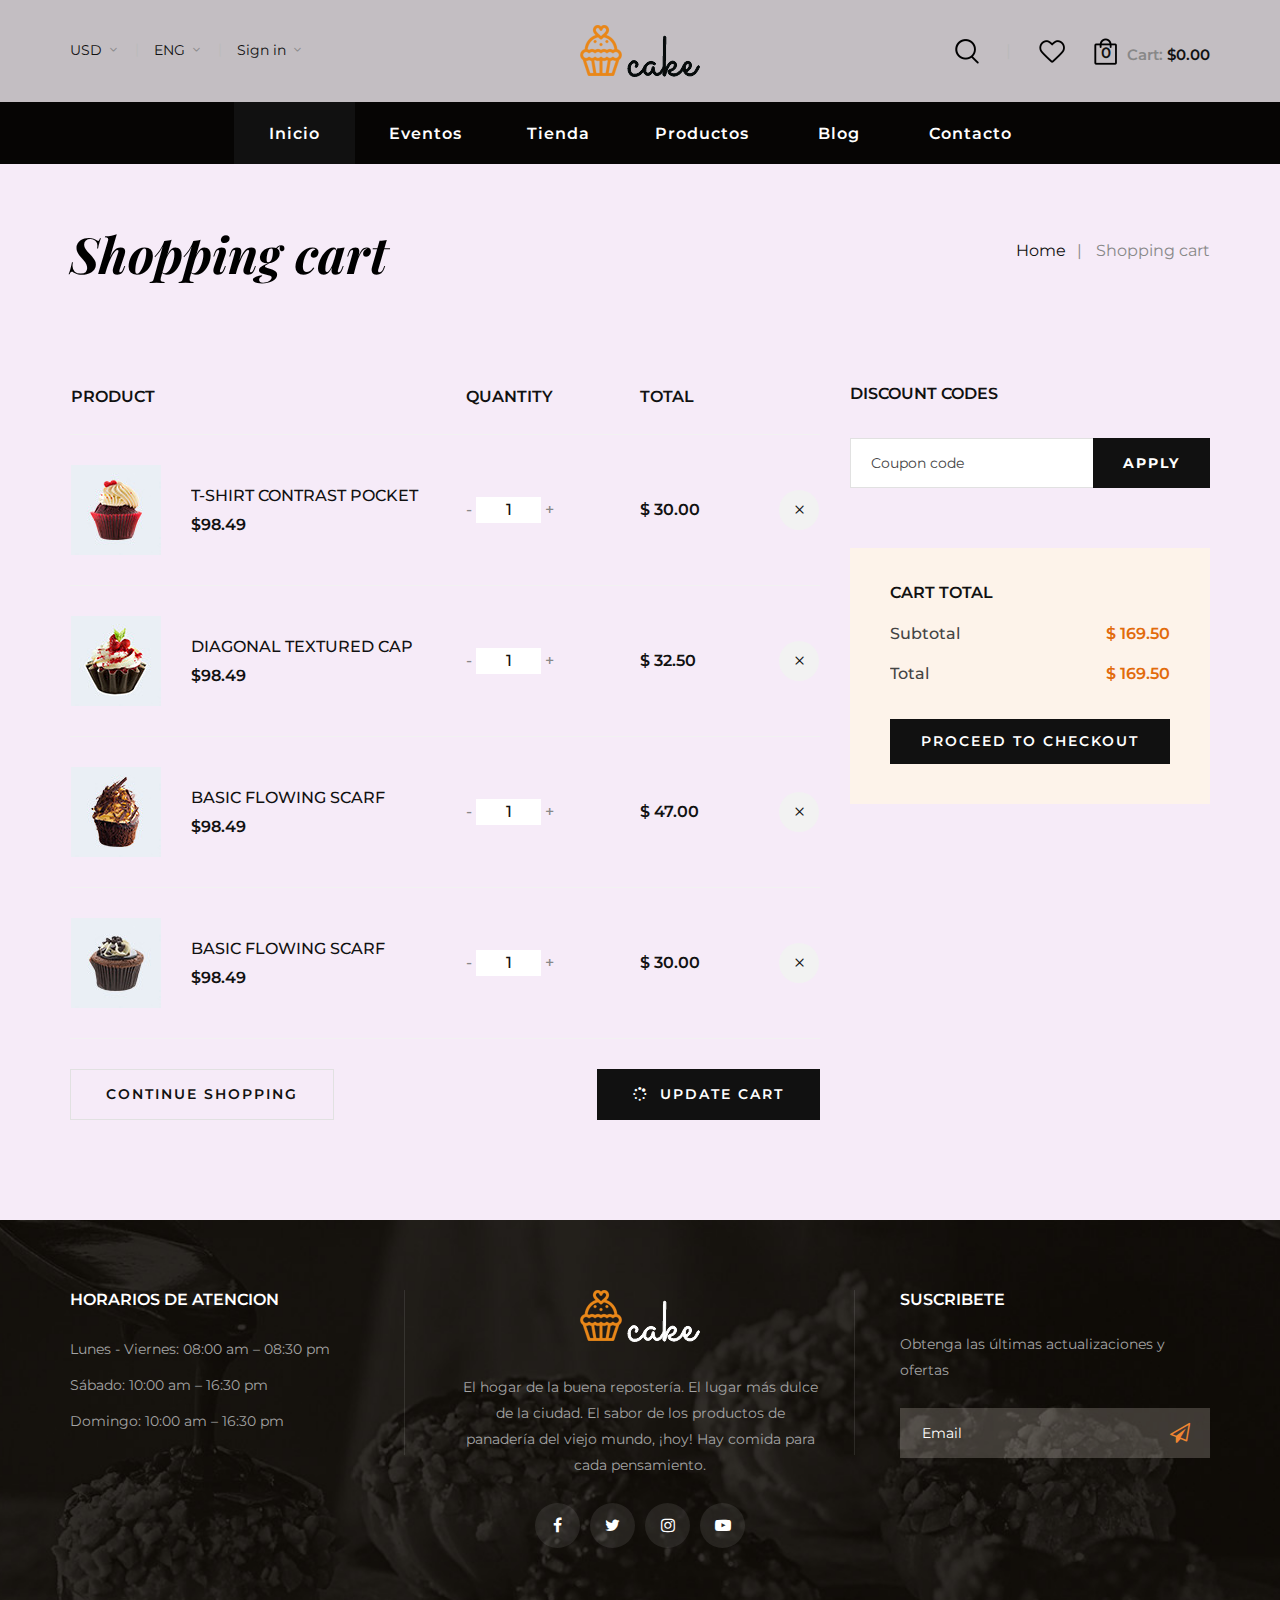
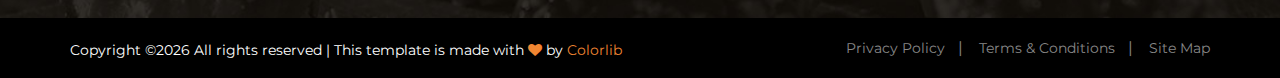
<file: shoping-cart.html>
<!DOCTYPE html>
<html lang="zxx">

<head>
    <meta charset="UTF-8">
    <meta name="description" content="Cake Template">
    <meta name="keywords" content="Cake, unica, creative, html">
    <meta name="viewport" content="width=device-width, initial-scale=1.0">
    <meta http-equiv="X-UA-Compatible" content="ie=edge">
    <title>Cake | Template</title>

    <!-- Google Font -->
    <link href="https://fonts.googleapis.com/css2?family=Playfair+Display:wght@400;500;600;700;800;900&display=swap"
    rel="stylesheet">
    <link href="https://fonts.googleapis.com/css2?family=Montserrat:wght@300;400;500;600;700;800;900&display=swap"
    rel="stylesheet">

    <!-- Css Styles -->
    <link rel="stylesheet" href="css/bootstrap.min.css" type="text/css">
    <link rel="stylesheet" href="css/flaticon.css" type="text/css">
    <link rel="stylesheet" href="css/barfiller.css" type="text/css">
    <link rel="stylesheet" href="css/magnific-popup.css" type="text/css">
    <link rel="stylesheet" href="css/font-awesome.min.css" type="text/css">
    <link rel="stylesheet" href="css/elegant-icons.css" type="text/css">
    <link rel="stylesheet" href="css/nice-select.css" type="text/css">
    <link rel="stylesheet" href="css/owl.carousel.min.css" type="text/css">
    <link rel="stylesheet" href="css/slicknav.min.css" type="text/css">
    <link rel="stylesheet" href="css/style.css" type="text/css">
</head>

<body>
    <!-- Page Preloder -->
    <div id="preloder">
        <div class="loader"></div>
    </div>

    <!-- Offcanvas Menu Begin -->
    <div class="offcanvas-menu-overlay"></div>
    <div class="offcanvas-menu-wrapper">
        <div class="offcanvas__cart">
            <div class="offcanvas__cart__links">
                <a href="#" class="search-switch"><img src="img/icon/search.png" alt=""></a>
                <a href="#"><img src="img/icon/heart.png" alt=""></a>
            </div>
            <div class="offcanvas__cart__item">
                <a href="#"><img src="img/icon/cart.png" alt=""> <span>0</span></a>
                <div class="cart__price">Cart: <span>$0.00</span></div>
            </div>
        </div>
        <div class="offcanvas__logo">
            <a href="./index.html"><img src="img/logo.png" alt=""></a>
        </div>
        <div id="mobile-menu-wrap"></div>
        <div class="offcanvas__option">
            <ul>
                <li>USD <span class="arrow_carrot-down"></span>
                    <ul>
                        <li>EUR</li>
                        <li>USD</li>
                    </ul>
                </li>
                <li>ENG <span class="arrow_carrot-down"></span>
                    <ul>
                        <li>Spanish</li>
                        <li>ENG</li>
                    </ul>
                </li>
                <li><a href="#">Sign in</a> <span class="arrow_carrot-down"></span></li>
            </ul>
        </div>
    </div>
    <!-- Offcanvas Menu End -->

    <!-- Header Section Begin -->
    <header class="header">
        <div class="header__top">
            <div class="container">
                <div class="row">
                    <div class="col-lg-12">
                        <div class="header__top__inner">
                            <div class="header__top__left">
                                <ul>
                                    <li>USD <span class="arrow_carrot-down"></span>
                                        <ul>
                                            <li>EUR</li>
                                            <li>USD</li>
                                        </ul>
                                    </li>
                                    <li>ENG <span class="arrow_carrot-down"></span>
                                        <ul>
                                            <li>Spanish</li>
                                            <li>ENG</li>
                                        </ul>
                                    </li>
                                    <li><a href="#">Sign in</a> <span class="arrow_carrot-down"></span></li>
                                </ul>
                            </div>
                            <div class="header__logo">
                                <a href="./index.html"><img src="img/logo.png" alt=""></a>
                            </div>
                            <div class="header__top__right">
                                <div class="header__top__right__links">
                                    <a href="#" class="search-switch"><img src="img/icon/search.png" alt=""></a>
                                    <a href="#"><img src="img/icon/heart.png" alt=""></a>
                                </div>
                                <div class="header__top__right__cart">
                                    <a href="#"><img src="img/icon/cart.png" alt=""> <span>0</span></a>
                                    <div class="cart__price">Cart: <span>$0.00</span></div>
                                </div>
                            </div>
                        </div>
                    </div>
                </div>
                <div class="canvas__open"><i class="fa fa-bars"></i></div>
            </div>
        </div>
        <div class="container">
            <div class="row">
                <div class="col-lg-12">
                    <nav class="header__menu mobile-menu">
                        <ul>
                            <li class="active"><a href="./index.html">Inicio</a></li>
                            <li><a href="#">Eventos</a>
                                <ul class="dropdown">
                                    <li><a href="./video.html">Videos</a></li>
                                    <li><a href="./imagenes.html">Imagenes</a></li>
                                    <li><a href="./audios.html">Audios</a></li>
                                </ul>
                            <li><a href="#">Tienda</a>
                                <ul class="dropdown">
                                    <li><a href="./shop-details.html">Detalles de la tienda</a></li>
                                    <li><a href="./shoping-cart.html">Carro de compras</a></li>
                                    <li><a href="./checkout.html">Verificar</a></li>
                                    <li><a href="./wisslist.html">Lista de compras</a></li>
                                    <li><a href="./Class.html">Cursos</a></li>
                                    <li><a href="./blog-details.html">Detalles del blog</a></li>
                                </ul>
                            <li><a href="#">Productos</a>
                                <ul class="dropdown">
                                    <li><a href="./wisslist.html">Pasteles</a></li>
                                    <li><a href="./wisslist.html">Bebidas</a></li>
                                    <li><a href="./wisslist.html">Donuts</a></li>
                                    <li><a href="./wisslist.html">Sandwish</a></li>
                                    <li><a href="./wisslist.html">kekes</a></li>
                                    <li><a href="./wisslist.html">Galletas</a></li>
                                    <li><a href="./wisslist.html">Postres</a></li>
                                    <li><a href="./wisslist.html">Panaderia</a></li>
                                    <li><a href="./wisslist.html">Chocolates</a></li>
                                    <li><a href="./wisslist.html">Helados</a></li>
                                    <li><a href="./wisslist.html">Milkshakes</a></li>
                                    <li><a href="./wisslist.html">Empanadas</a></li>
                                    <li><a href="./wisslist.html">Especiales</a></li>
                                    <li><a href="./wisslist.html">Combos</a></li>     
                                </ul>
                            </li>
                            <li><a href="./blog.html">Blog</a></li>
                            <li><a href="./contact.html">Contacto</a></li>
                        </ul>
                    </nav>
                </div>
            </div>
        </div>
    </header>
    <!-- Header Section End -->

    <!-- Breadcrumb Begin -->
    <div class="breadcrumb-option">
        <div class="container">
            <div class="row">
                <div class="col-lg-6 col-md-6 col-sm-6">
                    <div class="breadcrumb__text">
                        <h2>Shopping cart</h2>
                    </div>
                </div>
                <div class="col-lg-6 col-md-6 col-sm-6">
                    <div class="breadcrumb__links">
                        <a href="./index.html">Home</a>
                        <span>Shopping cart</span>
                    </div>
                </div>
            </div>
        </div>
    </div>
    <!-- Breadcrumb End -->

    <!-- Shopping Cart Section Begin -->
    <section class="shopping-cart spad">
        <div class="container">
            <div class="row">
                <div class="col-lg-8">
                    <div class="shopping__cart__table">
                        <table>
                            <thead>
                                <tr>
                                    <th>Product</th>
                                    <th>Quantity</th>
                                    <th>Total</th>
                                    <th></th>
                                </tr>
                            </thead>
                            <tbody>
                                <tr>
                                    <td class="product__cart__item">
                                        <div class="product__cart__item__pic">
                                            <img src="img/shop/cart/cart-1.jpg" alt="">
                                        </div>
                                        <div class="product__cart__item__text">
                                            <h6>T-shirt Contrast Pocket</h6>
                                            <h5>$98.49</h5>
                                        </div>
                                    </td>
                                    <td class="quantity__item">
                                        <div class="quantity">
                                            <div class="pro-qty">
                                                <input type="text" value="1">
                                            </div>
                                        </div>
                                    </td>
                                    <td class="cart__price">$ 30.00</td>
                                    <td class="cart__close"><span class="icon_close"></span></td>
                                </tr>
                                <tr>
                                    <td class="product__cart__item">
                                        <div class="product__cart__item__pic">
                                            <img src="img/shop/cart/cart-2.jpg" alt="">
                                        </div>
                                        <div class="product__cart__item__text">
                                            <h6>Diagonal Textured Cap</h6>
                                            <h5>$98.49</h5>
                                        </div>
                                    </td>
                                    <td class="quantity__item">
                                        <div class="quantity">
                                            <div class="pro-qty">
                                                <input type="text" value="1">
                                            </div>
                                        </div>
                                    </td>
                                    <td class="cart__price">$ 32.50</td>
                                    <td class="cart__close"><span class="icon_close"></span></td>
                                </tr>
                                <tr>
                                    <td class="product__cart__item">
                                        <div class="product__cart__item__pic">
                                            <img src="img/shop/cart/cart-3.jpg" alt="">
                                        </div>
                                        <div class="product__cart__item__text">
                                            <h6>Basic Flowing Scarf</h6>
                                            <h5>$98.49</h5>
                                        </div>
                                    </td>
                                    <td class="quantity__item">
                                        <div class="quantity">
                                            <div class="pro-qty">
                                                <input type="text" value="1">
                                            </div>
                                        </div>
                                    </td>
                                    <td class="cart__price">$ 47.00</td>
                                    <td class="cart__close"><span class="icon_close"></span></td>
                                </tr>
                                <tr>
                                    <td class="product__cart__item">
                                        <div class="product__cart__item__pic">
                                            <img src="img/shop/cart/cart-4.jpg" alt="">
                                        </div>
                                        <div class="product__cart__item__text">
                                            <h6>Basic Flowing Scarf</h6>
                                            <h5>$98.49</h5>
                                        </div>
                                    </td>
                                    <td class="quantity__item">
                                        <div class="quantity">
                                            <div class="pro-qty">
                                                <input type="text" value="1">
                                            </div>
                                        </div>
                                    </td>
                                    <td class="cart__price">$ 30.00</td>
                                    <td class="cart__close"><span class="icon_close"></span></td>
                                </tr>
                            </tbody>
                        </table>
                    </div>
                    <div class="row">
                        <div class="col-lg-6 col-md-6 col-sm-6">
                            <div class="continue__btn">
                                <a href="#">Continue Shopping</a>
                            </div>
                        </div>
                        <div class="col-lg-6 col-md-6 col-sm-6">
                            <div class="continue__btn update__btn">
                                <a href="#"><i class="fa fa-spinner"></i> Update cart</a>
                            </div>
                        </div>
                    </div>
                </div>
                <div class="col-lg-4">
                    <div class="cart__discount">
                        <h6>Discount codes</h6>
                        <form action="#">
                            <input type="text" placeholder="Coupon code">
                            <button type="submit">Apply</button>
                        </form>
                    </div>
                    <div class="cart__total">
                        <h6>Cart total</h6>
                        <ul>
                            <li>Subtotal <span>$ 169.50</span></li>
                            <li>Total <span>$ 169.50</span></li>
                        </ul>
                        <a href="#" class="primary-btn">Proceed to checkout</a>
                    </div>
                </div>
            </div>
        </div>
    </section>
    <!-- Shopping Cart Section End -->

    <!-- Footer Section Begin -->
    <footer class="footer set-bg" data-setbg="img/footer-bg.jpg">
        <div class="container">
            <div class="row">
                <div class="col-lg-4 col-md-6 col-sm-6">
                    <div class="footer__widget">
                        <h6>HORARIOS DE ATENCION</h6>
                        <ul>
                            <li>Lunes - Viernes: 08:00 am – 08:30 pm</li>
                            <li>Sábado: 10:00 am – 16:30 pm</li>
                            <li>Domingo: 10:00 am – 16:30 pm</li>
                        </ul>
                    </div>
                </div>
                <div class="col-lg-4 col-md-6 col-sm-6">
                    <div class="footer__about">
                        <div class="footer__logo">
                            <a href="#"><img src="img/footer-logo.png" alt=""></a>
                        </div>
                        <p> El hogar de la buena repostería.
                            El lugar más dulce de la ciudad.
                            El sabor de los productos de panadería del viejo mundo, ¡hoy!
                            Hay comida para cada pensamiento.</p>
                        <div class="footer__social">
                            <a href="#"><i class="fa fa-facebook"></i></a>
                            <a href="#"><i class="fa fa-twitter"></i></a>
                            <a href="#"><i class="fa fa-instagram"></i></a>
                            <a href="#"><i class="fa fa-youtube-play"></i></a>
                        </div>
                    </div>
                </div>
                <div class="col-lg-4 col-md-6 col-sm-6">
                    <div class="footer__newslatter">
                        <h6>Suscribete</h6>
                        <p>Obtenga las últimas actualizaciones y ofertas</p>
                        <form action="#">
                            <input type="text" placeholder="Email">
                            <button type="submit"><i class="fa fa-send-o"></i></button>
                        </form>
                    </div>
                </div>
            </div>
        </div>
        <div class="copyright">
            <div class="container">
                <div class="row">
                    <div class="col-lg-7">
                        <p class="copyright__text text-white"><!-- Link back to Colorlib can't be removed. Template is licensed under CC BY 3.0. -->
                          Copyright &copy;<script>document.write(new Date().getFullYear());</script> All rights reserved | This template is made with <i class="fa fa-heart" aria-hidden="true"></i> by <a href="https://colorlib.com" target="_blank">Colorlib</a>
                          <!-- Link back to Colorlib can't be removed. Template is licensed under CC BY 3.0. -->
                      </p>
                  </div>
                  <div class="col-lg-5">
                    <div class="copyright__widget">
                        <ul>
                            <li><a href="#">Privacy Policy</a></li>
                            <li><a href="#">Terms & Conditions</a></li>
                            <li><a href="#">Site Map</a></li>
                        </ul>
                    </div>
                </div>
            </div>
        </div>
    </div>
</footer>
<!-- Footer Section End -->

<!-- Search Begin -->
<div class="search-model">
    <div class="h-100 d-flex align-items-center justify-content-center">
        <div class="search-close-switch">+</div>
        <form class="search-model-form">
            <input type="text" id="search-input" placeholder="Search here.....">
        </form>
    </div>
</div>
<!-- Search End -->

<!-- Js Plugins -->
<script src="js/jquery-3.3.1.min.js"></script>
<script src="js/bootstrap.min.js"></script>
<script src="js/jquery.nice-select.min.js"></script>
<script src="js/jquery.barfiller.js"></script>
<script src="js/jquery.magnific-popup.min.js"></script>
<script src="js/jquery.slicknav.js"></script>
<script src="js/owl.carousel.min.js"></script>
<script src="js/jquery.nicescroll.min.js"></script>
<script src="js/main.js"></script>
</body>

</html>
</file>
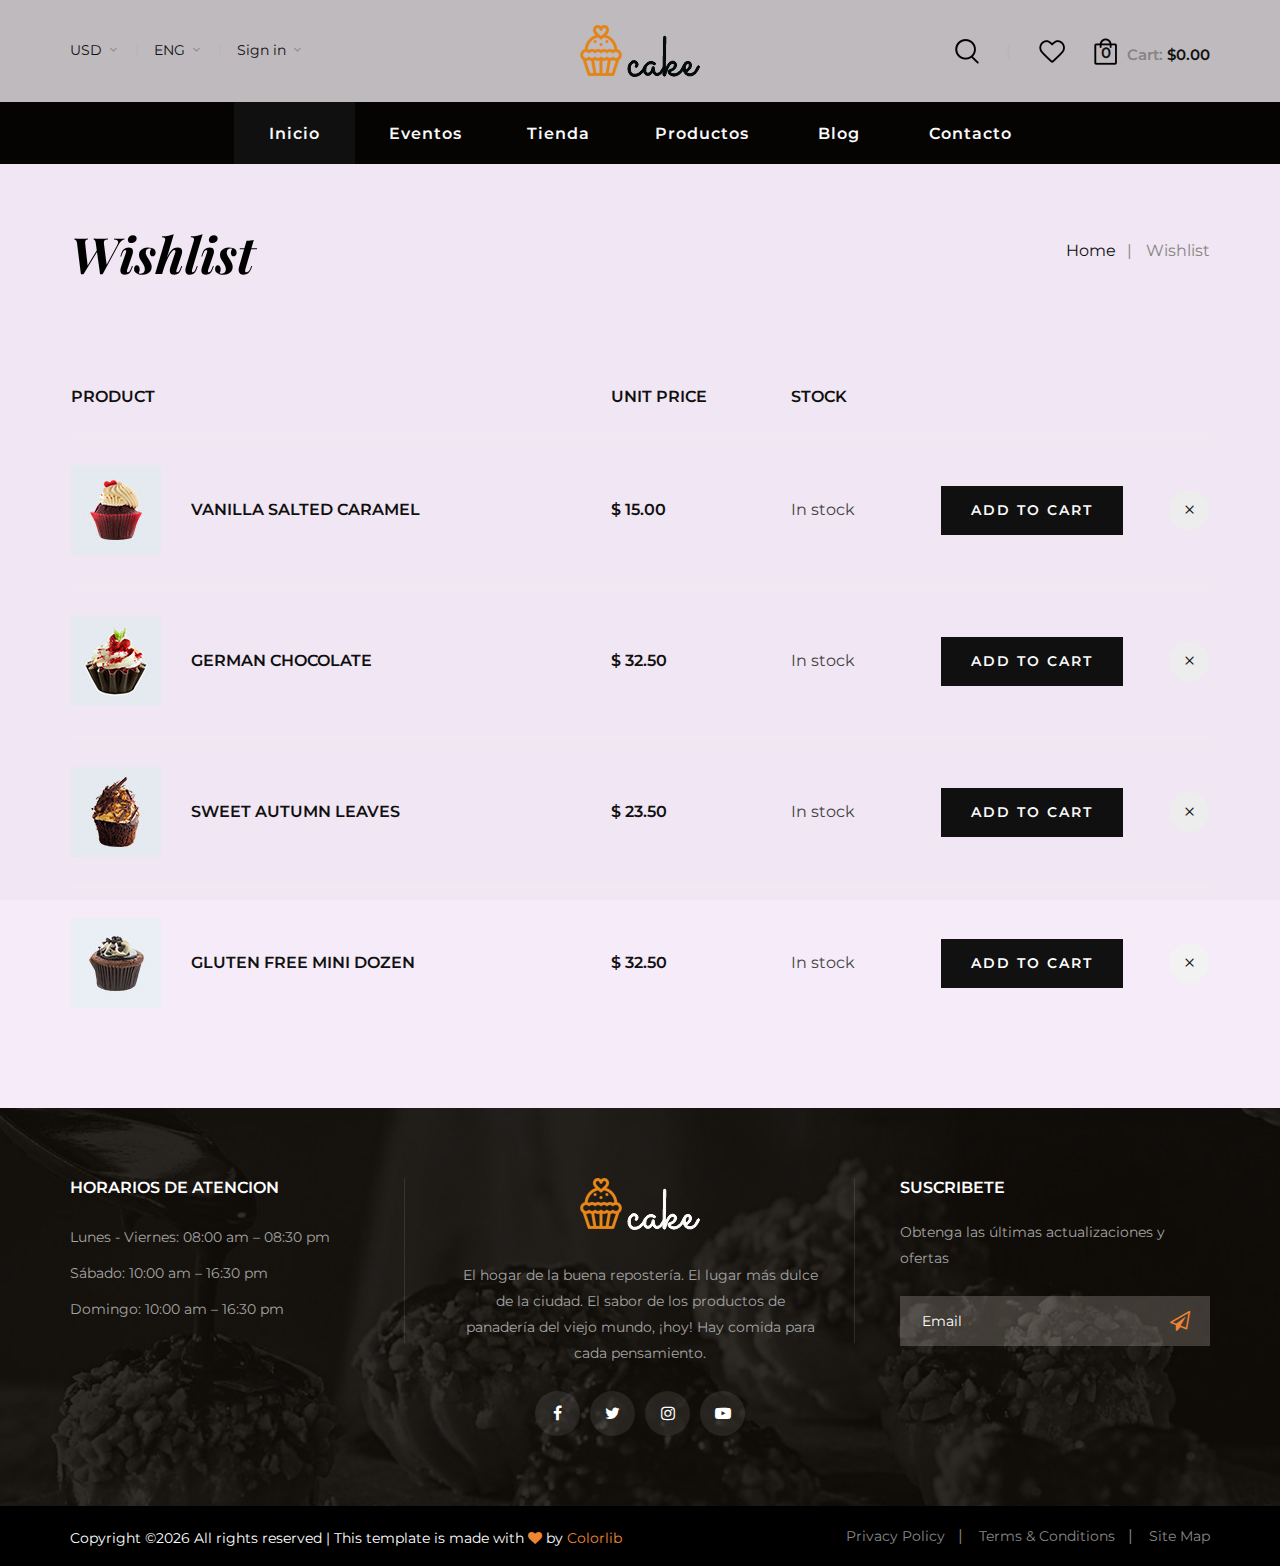
<file: wisslist.html>
<!DOCTYPE html>
<html lang="zxx">

<head>
    <meta charset="UTF-8">
    <meta name="description" content="Cake Template">
    <meta name="keywords" content="Cake, unica, creative, html">
    <meta name="viewport" content="width=device-width, initial-scale=1.0">
    <meta http-equiv="X-UA-Compatible" content="ie=edge">
    <title>Cake | Template</title>

    <!-- Google Font -->
    <link href="https://fonts.googleapis.com/css2?family=Playfair+Display:wght@400;500;600;700;800;900&display=swap"
    rel="stylesheet">
    <link href="https://fonts.googleapis.com/css2?family=Montserrat:wght@300;400;500;600;700;800;900&display=swap"
    rel="stylesheet">

    <!-- Css Styles -->
    <link rel="stylesheet" href="css/bootstrap.min.css" type="text/css">
    <link rel="stylesheet" href="css/flaticon.css" type="text/css">
    <link rel="stylesheet" href="css/barfiller.css" type="text/css">
    <link rel="stylesheet" href="css/magnific-popup.css" type="text/css">
    <link rel="stylesheet" href="css/font-awesome.min.css" type="text/css">
    <link rel="stylesheet" href="css/elegant-icons.css" type="text/css">
    <link rel="stylesheet" href="css/nice-select.css" type="text/css">
    <link rel="stylesheet" href="css/owl.carousel.min.css" type="text/css">
    <link rel="stylesheet" href="css/slicknav.min.css" type="text/css">
    <link rel="stylesheet" href="css/style.css" type="text/css">
</head>

<body>
    <!-- Page Preloder -->
    <div id="preloder">
        <div class="loader"></div>
    </div>

    <!-- Offcanvas Menu Begin -->
    <div class="offcanvas-menu-overlay"></div>
    <div class="offcanvas-menu-wrapper">
        <div class="offcanvas__cart">
            <div class="offcanvas__cart__links">
                <a href="#" class="search-switch"><img src="img/icon/search.png" alt=""></a>
                <a href="#"><img src="img/icon/heart.png" alt=""></a>
            </div>
            <div class="offcanvas__cart__item">
                <a href="#"><img src="img/icon/cart.png" alt=""> <span>0</span></a>
                <div class="cart__price">Cart: <span>$0.00</span></div>
            </div>
        </div>
        <div class="offcanvas__logo">
            <a href="./index.html"><img src="img/logo.png" alt=""></a>
        </div>
        <div id="mobile-menu-wrap"></div>
        <div class="offcanvas__option">
            <ul>
                <li>USD <span class="arrow_carrot-down"></span>
                    <ul>
                        <li>EUR</li>
                        <li>USD</li>
                    </ul>
                </li>
                <li>ENG <span class="arrow_carrot-down"></span>
                    <ul>
                        <li>Spanish</li>
                        <li>ENG</li>
                    </ul>
                </li>
                <li><a href="#">Sign in</a> <span class="arrow_carrot-down"></span></li>
            </ul>
        </div>
    </div>
    <!-- Offcanvas Menu End -->

    <!-- Header Section Begin -->
    <header class="header">
        <div class="header__top">
            <div class="container">
                <div class="row">
                    <div class="col-lg-12">
                        <div class="header__top__inner">
                            <div class="header__top__left">
                                <ul>
                                    <li>USD <span class="arrow_carrot-down"></span>
                                        <ul>
                                            <li>EUR</li>
                                            <li>USD</li>
                                        </ul>
                                    </li>
                                    <li>ENG <span class="arrow_carrot-down"></span>
                                        <ul>
                                            <li>Spanish</li>
                                            <li>ENG</li>
                                        </ul>
                                    </li>
                                    <li><a href="#">Sign in</a> <span class="arrow_carrot-down"></span></li>
                                </ul>
                            </div>
                            <div class="header__logo">
                                <a href="./index.html"><img src="img/logo.png" alt=""></a>
                            </div>
                            <div class="header__top__right">
                                <div class="header__top__right__links">
                                    <a href="#" class="search-switch"><img src="img/icon/search.png" alt=""></a>
                                    <a href="#"><img src="img/icon/heart.png" alt=""></a>
                                </div>
                                <div class="header__top__right__cart">
                                    <a href="#"><img src="img/icon/cart.png" alt=""> <span>0</span></a>
                                    <div class="cart__price">Cart: <span>$0.00</span></div>
                                </div>
                            </div>
                        </div>
                    </div>
                </div>
                <div class="canvas__open"><i class="fa fa-bars"></i></div>
            </div>
        </div>
        <div class="container">
            <div class="row">
                <div class="col-lg-12">
                    <nav class="header__menu mobile-menu">
                        <ul>
                            <li class="active"><a href="./index.html">Inicio</a></li>
                            <li><a href="#">Eventos</a>
                                <ul class="dropdown">
                                    <li><a href="./video.html">Videos</a></li>
                                    <li><a href="./imagenes.html">Imagenes</a></li>
                                    <li><a href="./audios.html">Audios</a></li>
                                </ul>
                            <li><a href="#">Tienda</a>
                                <ul class="dropdown">
                                    <li><a href="./shop-details.html">Detalles de la tienda</a></li>
                                    <li><a href="./shoping-cart.html">Carro de compras</a></li>
                                    <li><a href="./checkout.html">Verificar</a></li>
                                    <li><a href="./wisslist.html">Lista de compras</a></li>
                                    <li><a href="./Class.html">Cursos</a></li>
                                    <li><a href="./blog-details.html">Detalles del blog</a></li>
                                </ul>
                            <li><a href="#">Productos</a>
                                <ul class="dropdown">
                                    <li><a href="./wisslist.html">Pasteles</a></li>
                                    <li><a href="./wisslist.html">Bebidas</a></li>
                                    <li><a href="./wisslist.html">Donuts</a></li>
                                    <li><a href="./wisslist.html">Sandwish</a></li>
                                    <li><a href="./wisslist.html">kekes</a></li>
                                    <li><a href="./wisslist.html">Galletas</a></li>
                                    <li><a href="./wisslist.html">Postres</a></li>
                                    <li><a href="./wisslist.html">Panaderia</a></li>
                                    <li><a href="./wisslist.html">Chocolates</a></li>
                                    <li><a href="./wisslist.html">Helados</a></li>
                                    <li><a href="./wisslist.html">Milkshakes</a></li>
                                    <li><a href="./wisslist.html">Empanadas</a></li>
                                    <li><a href="./wisslist.html">Especiales</a></li>
                                    <li><a href="./wisslist.html">Combos</a></li>     
                                </ul>
                            </li>
                            <li><a href="./blog.html">Blog</a></li>
                            <li><a href="./contact.html">Contacto</a></li>
                        </ul>
                    </nav>
                </div>
            </div>
        </div>
    </header>
    <!-- Header Section End -->

    <!-- Breadcrumb Begin -->
    <div class="breadcrumb-option">
        <div class="container">
            <div class="row">
                <div class="col-lg-6 col-md-6 col-sm-6">
                    <div class="breadcrumb__text">
                        <h2>Wishlist</h2>
                    </div>
                </div>
                <div class="col-lg-6 col-md-6 col-sm-6">
                    <div class="breadcrumb__links">
                        <a href="./index.html">Home</a>
                        <span>Wishlist</span>
                    </div>
                </div>
            </div>
        </div>
    </div>
    <!-- Breadcrumb End -->

    <!-- Wishlist Section Begin -->
    <section class="wishlist spad">
        <div class="container">
            <div class="row">
                <div class="col-lg-12">
                    <div class="wishlist__cart__table">
                        <table>
                            <thead>
                                <tr>
                                    <th>Product</th>
                                    <th>Unit Price</th>
                                    <th>Stock</th>
                                    <th></th>
                                    <th></th>
                                </tr>
                            </thead>
                            <tbody>
                                <tr>
                                    <td class="product__cart__item">
                                        <div class="product__cart__item__pic">
                                            <img src="img/shop/cart/cart-1.jpg" alt="">
                                        </div>
                                        <div class="product__cart__item__text">
                                            <h6>Vanilla Salted Caramel</h6>
                                        </div>
                                    </td>
                                    <td class="cart__price">$ 15.00</td>
                                    <td class="cart__stock">In stock</td>
                                    <td class="cart__btn"><a href="#" class="primary-btn">Add to cart</a></td>
                                    <td class="cart__close"><span class="icon_close"></span></td>
                                </tr>
                                <tr>
                                    <td class="product__cart__item">
                                        <div class="product__cart__item__pic">
                                            <img src="img/shop/cart/cart-2.jpg" alt="">
                                        </div>
                                        <div class="product__cart__item__text">
                                            <h6>German Chocolate</h6>
                                        </div>
                                    </td>
                                    <td class="cart__price">$ 32.50</td>
                                    <td class="cart__stock">In stock</td>
                                    <td class="cart__btn"><a href="#" class="primary-btn">Add to cart</a></td>
                                    <td class="cart__close"><span class="icon_close"></span></td>
                                </tr>
                                <tr>
                                    <td class="product__cart__item">
                                        <div class="product__cart__item__pic">
                                            <img src="img/shop/cart/cart-3.jpg" alt="">
                                        </div>
                                        <div class="product__cart__item__text">
                                            <h6>SWEET AUTUMN LEAVES</h6>
                                        </div>
                                    </td>
                                    <td class="cart__price">$ 23.50</td>
                                    <td class="cart__stock">In stock</td>
                                    <td class="cart__btn"><a href="#" class="primary-btn">Add to cart</a></td>
                                    <td class="cart__close"><span class="icon_close"></span></td>
                                </tr>
                                <tr>
                                    <td class="product__cart__item">
                                        <div class="product__cart__item__pic">
                                            <img src="img/shop/cart/cart-4.jpg" alt="">
                                        </div>
                                        <div class="product__cart__item__text">
                                            <h6>Gluten Free Mini Dozen</h6>
                                        </div>
                                    </td>
                                    <td class="cart__price">$ 32.50</td>
                                    <td class="cart__stock">In stock</td>
                                    <td class="cart__btn"><a href="#" class="primary-btn">Add to cart</a></td>
                                    <td class="cart__close"><span class="icon_close"></span></td>
                                </tr>
                            </tbody>
                        </table>
                    </div>
                </div>
            </div>
        </div>
    </section>
    <!-- Wishlist Section End -->

    <!-- Footer Section Begin -->
    <footer class="footer set-bg" data-setbg="img/footer-bg.jpg">
        <div class="container">
            <div class="row">
                <div class="col-lg-4 col-md-6 col-sm-6">
                    <div class="footer__widget">
                        <h6>HORARIOS DE ATENCION</h6>
                        <ul>
                            <li>Lunes - Viernes: 08:00 am – 08:30 pm</li>
                            <li>Sábado: 10:00 am – 16:30 pm</li>
                            <li>Domingo: 10:00 am – 16:30 pm</li>
                        </ul>
                    </div>
                </div>
                <div class="col-lg-4 col-md-6 col-sm-6">
                    <div class="footer__about">
                        <div class="footer__logo">
                            <a href="#"><img src="img/footer-logo.png" alt=""></a>
                        </div>
                        <p> El hogar de la buena repostería.
                            El lugar más dulce de la ciudad.
                            El sabor de los productos de panadería del viejo mundo, ¡hoy!
                            Hay comida para cada pensamiento.</p>
                        <div class="footer__social">
                            <a href="#"><i class="fa fa-facebook"></i></a>
                            <a href="#"><i class="fa fa-twitter"></i></a>
                            <a href="#"><i class="fa fa-instagram"></i></a>
                            <a href="#"><i class="fa fa-youtube-play"></i></a>
                        </div>
                    </div>
                </div>
                <div class="col-lg-4 col-md-6 col-sm-6">
                    <div class="footer__newslatter">
                        <h6>Suscribete</h6>
                        <p>Obtenga las últimas actualizaciones y ofertas</p>
                        <form action="#">
                            <input type="text" placeholder="Email">
                            <button type="submit"><i class="fa fa-send-o"></i></button>
                        </form>
                    </div>
                </div>
            </div>
        </div>
        <div class="copyright">
            <div class="container">
                <div class="row">
                    <div class="col-lg-7">
                        <p class="copyright__text text-white"><!-- Link back to Colorlib can't be removed. Template is licensed under CC BY 3.0. -->
                          Copyright &copy;<script>document.write(new Date().getFullYear());</script> All rights reserved | This template is made with <i class="fa fa-heart" aria-hidden="true"></i> by <a href="https://colorlib.com" target="_blank">Colorlib</a>
                          <!-- Link back to Colorlib can't be removed. Template is licensed under CC BY 3.0. -->
                      </p>
                  </div>
                  <div class="col-lg-5">
                    <div class="copyright__widget">
                        <ul>
                            <li><a href="#">Privacy Policy</a></li>
                            <li><a href="#">Terms & Conditions</a></li>
                            <li><a href="#">Site Map</a></li>
                        </ul>
                    </div>
                </div>
            </div>
        </div>
    </div>
</footer>
<!-- Footer Section End -->

<!-- Search Begin -->
<div class="search-model">
    <div class="h-100 d-flex align-items-center justify-content-center">
        <div class="search-close-switch">+</div>
        <form class="search-model-form">
            <input type="text" id="search-input" placeholder="Search here.....">
        </form>
    </div>
</div>
<!-- Search End -->

<!-- Js Plugins -->
<script src="js/jquery-3.3.1.min.js"></script>
<script src="js/bootstrap.min.js"></script>
<script src="js/jquery.nice-select.min.js"></script>
<script src="js/jquery.barfiller.js"></script>
<script src="js/jquery.magnific-popup.min.js"></script>
<script src="js/jquery.slicknav.js"></script>
<script src="js/owl.carousel.min.js"></script>
<script src="js/jquery.nicescroll.min.js"></script>
<script src="js/main.js"></script>
</body>

</html>
</file>
<file: css/flaticon.css>
/*
  	Flaticon icon font: Flaticon
  	Creation date: 08/11/2017 08:35
  	*/

@font-face {
  font-family: "Flaticon";
  src: url("../fonts/Flaticon.eot");
  src: url("../fonts/Flaticon.eot?#iefix") format("embedded-opentype"),
       url("../fonts/Flaticon.woff") format("woff"),
       url("../fonts/Flaticon.ttf") format("truetype"),
       url("../fonts/Flaticon.svg#Flaticon") format("svg");
  font-weight: normal;
  font-style: normal;
}

@media screen and (-webkit-min-device-pixel-ratio:0) {
  @font-face {
    font-family: "Flaticon";
    src: url("../fonts/Flaticon.svg#Flaticon") format("svg");
  }
}

[class^="flaticon-"]:before, [class*=" flaticon-"]:before,
[class^="flaticon-"]:after, [class*=" flaticon-"]:after {   
  font-family: Flaticon;
  font-size: 60px;
  font-style: normal;
}

.flaticon-001-strawberry:before { content: "\f100"; }
.flaticon-002-cake-14:before { content: "\f101"; }
.flaticon-003-cake-13:before { content: "\f102"; }
.flaticon-004-piece-of-cake:before { content: "\f103"; }
.flaticon-005-pancake:before { content: "\f104"; }
.flaticon-006-macarons:before { content: "\f105"; }
.flaticon-007-cake-12:before { content: "\f106"; }
.flaticon-008-lollipop-1:before { content: "\f107"; }
.flaticon-009-lollipop:before { content: "\f108"; }
.flaticon-010-cake-11:before { content: "\f109"; }
.flaticon-011-ice-cream-11:before { content: "\f10a"; }
.flaticon-012-ice-cream-10:before { content: "\f10b"; }
.flaticon-013-ice-cream-9:before { content: "\f10c"; }
.flaticon-014-ice-cream-8:before { content: "\f10d"; }
.flaticon-015-ice-cream-7:before { content: "\f10e"; }
.flaticon-016-ice-cream-6:before { content: "\f10f"; }
.flaticon-017-ice-cream-5:before { content: "\f110"; }
.flaticon-018-ice-cream-4:before { content: "\f111"; }
.flaticon-019-ice-cream-3:before { content: "\f112"; }
.flaticon-020-ice-cream-2:before { content: "\f113"; }
.flaticon-021-ice-cream-1:before { content: "\f114"; }
.flaticon-022-ice-cream:before { content: "\f115"; }
.flaticon-023-doughnut:before { content: "\f116"; }
.flaticon-024-cupcake-8:before { content: "\f117"; }
.flaticon-025-cupcake-7:before { content: "\f118"; }
.flaticon-026-cupcake-6:before { content: "\f119"; }
.flaticon-027-cupcake-5:before { content: "\f11a"; }
.flaticon-028-cupcake-4:before { content: "\f11b"; }
.flaticon-029-cupcake-3:before { content: "\f11c"; }
.flaticon-030-cupcake-2:before { content: "\f11d"; }
.flaticon-031-cupcake-1:before { content: "\f11e"; }
.flaticon-032-cupcake:before { content: "\f11f"; }
.flaticon-033-cake-10:before { content: "\f120"; }
.flaticon-034-chocolate-roll:before { content: "\f121"; }
.flaticon-035-cake-9:before { content: "\f122"; }
.flaticon-036-chocolate-1:before { content: "\f123"; }
.flaticon-037-chocolate:before { content: "\f124"; }
.flaticon-038-cake-8:before { content: "\f125"; }
.flaticon-039-candy-2:before { content: "\f126"; }
.flaticon-040-candy-1:before { content: "\f127"; }
.flaticon-041-candy:before { content: "\f128"; }
.flaticon-042-candies:before { content: "\f129"; }
.flaticon-043-cake-7:before { content: "\f12a"; }
.flaticon-044-cake-6:before { content: "\f12b"; }
.flaticon-045-cake-5:before { content: "\f12c"; }
.flaticon-046-cake-4:before { content: "\f12d"; }
.flaticon-047-cake-3:before { content: "\f12e"; }
.flaticon-048-cake-2:before { content: "\f12f"; }
.flaticon-049-cake-1:before { content: "\f130"; }
.flaticon-050-cake:before { content: "\f131"; }
</file>
<file: css/barfiller.css>
.barfiller {
    width:100%;
    height:12px;
    background:#fcfcfc;
    border:1px solid #ccc;
    position:relative;
    margin-bottom:20px;
    box-shadow: inset 1px 4px 9px -6px rgba(0,0,0,.5); 
    -moz-box-shadow: inset 1px 4px 9px -6px rgba(0,0,0,.5); 
}

.barfiller .fill {
    display:block;
    position:relative;
    width:0px;
    height:100%;
    background:#333;
    z-index:1;
}

.barfiller .tipWrap {
    display:none;
}

.barfiller .tip {
    margin-top:-30px;
    padding:2px 4px;
    font-size:11px;
    color:#fff;
    left:0px;
    position:absolute;
    z-index:2;
    background: #333;
} 

.barfiller .tip:after {
    border:solid;
    border-color:rgba(0,0,0,.8) transparent;
    border-width:6px 6px 0 6px;
    content:"";
    display:block;
    position:absolute;
    left:9px;
    top:100%;
    z-index:9
}
</file>
<file: css/elegant-icons.css>
@font-face {
	font-family: 'ElegantIcons';
	src:url('../fonts/ElegantIcons.eot');
	src:url('../fonts/ElegantIcons.eot?#iefix') format('embedded-opentype'),
		url('../fonts/ElegantIcons.woff') format('woff'),
		url('../fonts/ElegantIcons.ttf') format('truetype'),
		url('../fonts/ElegantIcons.svg#ElegantIcons') format('svg');
	font-weight: normal;
	font-style: normal;
}

/* Use the following CSS code if you want to use data attributes for inserting your icons */
[data-icon]:before {
	font-family: 'ElegantIcons';
	content: attr(data-icon);
	speak: none;
	font-weight: normal;
	font-variant: normal;
	text-transform: none;
	line-height: 1;
	-webkit-font-smoothing: antialiased;
	-moz-osx-font-smoothing: grayscale;
}

/* Use the following CSS code if you want to have a class per icon */
/*
Instead of a list of all class selectors,
you can use the generic selector below, but it's slower:
[class*="your-class-prefix"] {
*/
.arrow_up, .arrow_down, .arrow_left, .arrow_right, .arrow_left-up, .arrow_right-up, .arrow_right-down, .arrow_left-down, .arrow-up-down, .arrow_up-down_alt, .arrow_left-right_alt, .arrow_left-right, .arrow_expand_alt2, .arrow_expand_alt, .arrow_condense, .arrow_expand, .arrow_move, .arrow_carrot-up, .arrow_carrot-down, .arrow_carrot-left, .arrow_carrot-right, .arrow_carrot-2up, .arrow_carrot-2down, .arrow_carrot-2left, .arrow_carrot-2right, .arrow_carrot-up_alt2, .arrow_carrot-down_alt2, .arrow_carrot-left_alt2, .arrow_carrot-right_alt2, .arrow_carrot-2up_alt2, .arrow_carrot-2down_alt2, .arrow_carrot-2left_alt2, .arrow_carrot-2right_alt2, .arrow_triangle-up, .arrow_triangle-down, .arrow_triangle-left, .arrow_triangle-right, .arrow_triangle-up_alt2, .arrow_triangle-down_alt2, .arrow_triangle-left_alt2, .arrow_triangle-right_alt2, .arrow_back, .icon_minus-06, .icon_plus, .icon_close, .icon_check, .icon_minus_alt2, .icon_plus_alt2, .icon_close_alt2, .icon_check_alt2, .icon_zoom-out_alt, .icon_zoom-in_alt, .icon_search, .icon_box-empty, .icon_box-selected, .icon_minus-box, .icon_plus-box, .icon_box-checked, .icon_circle-empty, .icon_circle-slelected, .icon_stop_alt2, .icon_stop, .icon_pause_alt2, .icon_pause, .icon_menu, .icon_menu-square_alt2, .icon_menu-circle_alt2, .icon_ul, .icon_ol, .icon_adjust-horiz, .icon_adjust-vert, .icon_document_alt, .icon_documents_alt, .icon_pencil, .icon_pencil-edit_alt, .icon_pencil-edit, .icon_folder-alt, .icon_folder-open_alt, .icon_folder-add_alt, .icon_info_alt, .icon_error-oct_alt, .icon_error-circle_alt, .icon_error-triangle_alt, .icon_question_alt2, .icon_question, .icon_comment_alt, .icon_chat_alt, .icon_vol-mute_alt, .icon_volume-low_alt, .icon_volume-high_alt, .icon_quotations, .icon_quotations_alt2, .icon_clock_alt, .icon_lock_alt, .icon_lock-open_alt, .icon_key_alt, .icon_cloud_alt, .icon_cloud-upload_alt, .icon_cloud-download_alt, .icon_image, .icon_images, .icon_lightbulb_alt, .icon_gift_alt, .icon_house_alt, .icon_genius, .icon_mobile, .icon_tablet, .icon_laptop, .icon_desktop, .icon_camera_alt, .icon_mail_alt, .icon_cone_alt, .icon_ribbon_alt, .icon_bag_alt, .icon_creditcard, .icon_cart_alt, .icon_paperclip, .icon_tag_alt, .icon_tags_alt, .icon_trash_alt, .icon_cursor_alt, .icon_mic_alt, .icon_compass_alt, .icon_pin_alt, .icon_pushpin_alt, .icon_map_alt, .icon_drawer_alt, .icon_toolbox_alt, .icon_book_alt, .icon_calendar, .icon_film, .icon_table, .icon_contacts_alt, .icon_headphones, .icon_lifesaver, .icon_piechart, .icon_refresh, .icon_link_alt, .icon_link, .icon_loading, .icon_blocked, .icon_archive_alt, .icon_heart_alt, .icon_star_alt, .icon_star-half_alt, .icon_star, .icon_star-half, .icon_tools, .icon_tool, .icon_cog, .icon_cogs, .arrow_up_alt, .arrow_down_alt, .arrow_left_alt, .arrow_right_alt, .arrow_left-up_alt, .arrow_right-up_alt, .arrow_right-down_alt, .arrow_left-down_alt, .arrow_condense_alt, .arrow_expand_alt3, .arrow_carrot_up_alt, .arrow_carrot-down_alt, .arrow_carrot-left_alt, .arrow_carrot-right_alt, .arrow_carrot-2up_alt, .arrow_carrot-2dwnn_alt, .arrow_carrot-2left_alt, .arrow_carrot-2right_alt, .arrow_triangle-up_alt, .arrow_triangle-down_alt, .arrow_triangle-left_alt, .arrow_triangle-right_alt, .icon_minus_alt, .icon_plus_alt, .icon_close_alt, .icon_check_alt, .icon_zoom-out, .icon_zoom-in, .icon_stop_alt, .icon_menu-square_alt, .icon_menu-circle_alt, .icon_document, .icon_documents, .icon_pencil_alt, .icon_folder, .icon_folder-open, .icon_folder-add, .icon_folder_upload, .icon_folder_download, .icon_info, .icon_error-circle, .icon_error-oct, .icon_error-triangle, .icon_question_alt, .icon_comment, .icon_chat, .icon_vol-mute, .icon_volume-low, .icon_volume-high, .icon_quotations_alt, .icon_clock, .icon_lock, .icon_lock-open, .icon_key, .icon_cloud, .icon_cloud-upload, .icon_cloud-download, .icon_lightbulb, .icon_gift, .icon_house, .icon_camera, .icon_mail, .icon_cone, .icon_ribbon, .icon_bag, .icon_cart, .icon_tag, .icon_tags, .icon_trash, .icon_cursor, .icon_mic, .icon_compass, .icon_pin, .icon_pushpin, .icon_map, .icon_drawer, .icon_toolbox, .icon_book, .icon_contacts, .icon_archive, .icon_heart, .icon_profile, .icon_group, .icon_grid-2x2, .icon_grid-3x3, .icon_music, .icon_pause_alt, .icon_phone, .icon_upload, .icon_download, .social_facebook, .social_twitter, .social_pinterest, .social_googleplus, .social_tumblr, .social_tumbleupon, .social_wordpress, .social_instagram, .social_dribbble, .social_vimeo, .social_linkedin, .social_rss, .social_deviantart, .social_share, .social_myspace, .social_skype, .social_youtube, .social_picassa, .social_googledrive, .social_flickr, .social_blogger, .social_spotify, .social_delicious, .social_facebook_circle, .social_twitter_circle, .social_pinterest_circle, .social_googleplus_circle, .social_tumblr_circle, .social_stumbleupon_circle, .social_wordpress_circle, .social_instagram_circle, .social_dribbble_circle, .social_vimeo_circle, .social_linkedin_circle, .social_rss_circle, .social_deviantart_circle, .social_share_circle, .social_myspace_circle, .social_skype_circle, .social_youtube_circle, .social_picassa_circle, .social_googledrive_alt2, .social_flickr_circle, .social_blogger_circle, .social_spotify_circle, .social_delicious_circle, .social_facebook_square, .social_twitter_square, .social_pinterest_square, .social_googleplus_square, .social_tumblr_square, .social_stumbleupon_square, .social_wordpress_square, .social_instagram_square, .social_dribbble_square, .social_vimeo_square, .social_linkedin_square, .social_rss_square, .social_deviantart_square, .social_share_square, .social_myspace_square, .social_skype_square, .social_youtube_square, .social_picassa_square, .social_googledrive_square, .social_flickr_square, .social_blogger_square, .social_spotify_square, .social_delicious_square, .icon_printer, .icon_calulator, .icon_building, .icon_floppy, .icon_drive, .icon_search-2, .icon_id, .icon_id-2, .icon_puzzle, .icon_like, .icon_dislike, .icon_mug, .icon_currency, .icon_wallet, .icon_pens, .icon_easel, .icon_flowchart, .icon_datareport, .icon_briefcase, .icon_shield, .icon_percent, .icon_globe, .icon_globe-2, .icon_target, .icon_hourglass, .icon_balance, .icon_rook, .icon_printer-alt, .icon_calculator_alt, .icon_building_alt, .icon_floppy_alt, .icon_drive_alt, .icon_search_alt, .icon_id_alt, .icon_id-2_alt, .icon_puzzle_alt, .icon_like_alt, .icon_dislike_alt, .icon_mug_alt, .icon_currency_alt, .icon_wallet_alt, .icon_pens_alt, .icon_easel_alt, .icon_flowchart_alt, .icon_datareport_alt, .icon_briefcase_alt, .icon_shield_alt, .icon_percent_alt, .icon_globe_alt, .icon_clipboard {
	font-family: 'ElegantIcons';
	speak: none;
	font-style: normal;
	font-weight: normal;
	font-variant: normal;
	text-transform: none;
	line-height: 1;
	-webkit-font-smoothing: antialiased;
}
.arrow_up:before {
	content: "\21";
}
.arrow_down:before {
	content: "\22";
}
.arrow_left:before {
	content: "\23";
}
.arrow_right:before {
	content: "\24";
}
.arrow_left-up:before {
	content: "\25";
}
.arrow_right-up:before {
	content: "\26";
}
.arrow_right-down:before {
	content: "\27";
}
.arrow_left-down:before {
	content: "\28";
}
.arrow-up-down:before {
	content: "\29";
}
.arrow_up-down_alt:before {
	content: "\2a";
}
.arrow_left-right_alt:before {
	content: "\2b";
}
.arrow_left-right:before {
	content: "\2c";
}
.arrow_expand_alt2:before {
	content: "\2d";
}
.arrow_expand_alt:before {
	content: "\2e";
}
.arrow_condense:before {
	content: "\2f";
}
.arrow_expand:before {
	content: "\30";
}
.arrow_move:before {
	content: "\31";
}
.arrow_carrot-up:before {
	content: "\32";
}
.arrow_carrot-down:before {
	content: "\33";
}
.arrow_carrot-left:before {
	content: "\34";
}
.arrow_carrot-right:before {
	content: "\35";
}
.arrow_carrot-2up:before {
	content: "\36";
}
.arrow_carrot-2down:before {
	content: "\37";
}
.arrow_carrot-2left:before {
	content: "\38";
}
.arrow_carrot-2right:before {
	content: "\39";
}
.arrow_carrot-up_alt2:before {
	content: "\3a";
}
.arrow_carrot-down_alt2:before {
	content: "\3b";
}
.arrow_carrot-left_alt2:before {
	content: "\3c";
}
.arrow_carrot-right_alt2:before {
	content: "\3d";
}
.arrow_carrot-2up_alt2:before {
	content: "\3e";
}
.arrow_carrot-2down_alt2:before {
	content: "\3f";
}
.arrow_carrot-2left_alt2:before {
	content: "\40";
}
.arrow_carrot-2right_alt2:before {
	content: "\41";
}
.arrow_triangle-up:before {
	content: "\42";
}
.arrow_triangle-down:before {
	content: "\43";
}
.arrow_triangle-left:before {
	content: "\44";
}
.arrow_triangle-right:before {
	content: "\45";
}
.arrow_triangle-up_alt2:before {
	content: "\46";
}
.arrow_triangle-down_alt2:before {
	content: "\47";
}
.arrow_triangle-left_alt2:before {
	content: "\48";
}
.arrow_triangle-right_alt2:before {
	content: "\49";
}
.arrow_back:before {
	content: "\4a";
}
.icon_minus-06:before {
	content: "\4b";
}
.icon_plus:before {
	content: "\4c";
}
.icon_close:before {
	content: "\4d";
}
.icon_check:before {
	content: "\4e";
}
.icon_minus_alt2:before {
	content: "\4f";
}
.icon_plus_alt2:before {
	content: "\50";
}
.icon_close_alt2:before {
	content: "\51";
}
.icon_check_alt2:before {
	content: "\52";
}
.icon_zoom-out_alt:before {
	content: "\53";
}
.icon_zoom-in_alt:before {
	content: "\54";
}
.icon_search:before {
	content: "\55";
}
.icon_box-empty:before {
	content: "\56";
}
.icon_box-selected:before {
	content: "\57";
}
.icon_minus-box:before {
	content: "\58";
}
.icon_plus-box:before {
	content: "\59";
}
.icon_box-checked:before {
	content: "\5a";
}
.icon_circle-empty:before {
	content: "\5b";
}
.icon_circle-slelected:before {
	content: "\5c";
}
.icon_stop_alt2:before {
	content: "\5d";
}
.icon_stop:before {
	content: "\5e";
}
.icon_pause_alt2:before {
	content: "\5f";
}
.icon_pause:before {
	content: "\60";
}
.icon_menu:before {
	content: "\61";
}
.icon_menu-square_alt2:before {
	content: "\62";
}
.icon_menu-circle_alt2:before {
	content: "\63";
}
.icon_ul:before {
	content: "\64";
}
.icon_ol:before {
	content: "\65";
}
.icon_adjust-horiz:before {
	content: "\66";
}
.icon_adjust-vert:before {
	content: "\67";
}
.icon_document_alt:before {
	content: "\68";
}
.icon_documents_alt:before {
	content: "\69";
}
.icon_pencil:before {
	content: "\6a";
}
.icon_pencil-edit_alt:before {
	content: "\6b";
}
.icon_pencil-edit:before {
	content: "\6c";
}
.icon_folder-alt:before {
	content: "\6d";
}
.icon_folder-open_alt:before {
	content: "\6e";
}
.icon_folder-add_alt:before {
	content: "\6f";
}
.icon_info_alt:before {
	content: "\70";
}
.icon_error-oct_alt:before {
	content: "\71";
}
.icon_error-circle_alt:before {
	content: "\72";
}
.icon_error-triangle_alt:before {
	content: "\73";
}
.icon_question_alt2:before {
	content: "\74";
}
.icon_question:before {
	content: "\75";
}
.icon_comment_alt:before {
	content: "\76";
}
.icon_chat_alt:before {
	content: "\77";
}
.icon_vol-mute_alt:before {
	content: "\78";
}
.icon_volume-low_alt:before {
	content: "\79";
}
.icon_volume-high_alt:before {
	content: "\7a";
}
.icon_quotations:before {
	content: "\7b";
}
.icon_quotations_alt2:before {
	content: "\7c";
}
.icon_clock_alt:before {
	content: "\7d";
}
.icon_lock_alt:before {
	content: "\7e";
}
.icon_lock-open_alt:before {
	content: "\e000";
}
.icon_key_alt:before {
	content: "\e001";
}
.icon_cloud_alt:before {
	content: "\e002";
}
.icon_cloud-upload_alt:before {
	content: "\e003";
}
.icon_cloud-download_alt:before {
	content: "\e004";
}
.icon_image:before {
	content: "\e005";
}
.icon_images:before {
	content: "\e006";
}
.icon_lightbulb_alt:before {
	content: "\e007";
}
.icon_gift_alt:before {
	content: "\e008";
}
.icon_house_alt:before {
	content: "\e009";
}
.icon_genius:before {
	content: "\e00a";
}
.icon_mobile:before {
	content: "\e00b";
}
.icon_tablet:before {
	content: "\e00c";
}
.icon_laptop:before {
	content: "\e00d";
}
.icon_desktop:before {
	content: "\e00e";
}
.icon_camera_alt:before {
	content: "\e00f";
}
.icon_mail_alt:before {
	content: "\e010";
}
.icon_cone_alt:before {
	content: "\e011";
}
.icon_ribbon_alt:before {
	content: "\e012";
}
.icon_bag_alt:before {
	content: "\e013";
}
.icon_creditcard:before {
	content: "\e014";
}
.icon_cart_alt:before {
	content: "\e015";
}
.icon_paperclip:before {
	content: "\e016";
}
.icon_tag_alt:before {
	content: "\e017";
}
.icon_tags_alt:before {
	content: "\e018";
}
.icon_trash_alt:before {
	content: "\e019";
}
.icon_cursor_alt:before {
	content: "\e01a";
}
.icon_mic_alt:before {
	content: "\e01b";
}
.icon_compass_alt:before {
	content: "\e01c";
}
.icon_pin_alt:before {
	content: "\e01d";
}
.icon_pushpin_alt:before {
	content: "\e01e";
}
.icon_map_alt:before {
	content: "\e01f";
}
.icon_drawer_alt:before {
	content: "\e020";
}
.icon_toolbox_alt:before {
	content: "\e021";
}
.icon_book_alt:before {
	content: "\e022";
}
.icon_calendar:before {
	content: "\e023";
}
.icon_film:before {
	content: "\e024";
}
.icon_table:before {
	content: "\e025";
}
.icon_contacts_alt:before {
	content: "\e026";
}
.icon_headphones:before {
	content: "\e027";
}
.icon_lifesaver:before {
	content: "\e028";
}
.icon_piechart:before {
	content: "\e029";
}
.icon_refresh:before {
	content: "\e02a";
}
.icon_link_alt:before {
	content: "\e02b";
}
.icon_link:before {
	content: "\e02c";
}
.icon_loading:before {
	content: "\e02d";
}
.icon_blocked:before {
	content: "\e02e";
}
.icon_archive_alt:before {
	content: "\e02f";
}
.icon_heart_alt:before {
	content: "\e030";
}
.icon_star_alt:before {
	content: "\e031";
}
.icon_star-half_alt:before {
	content: "\e032";
}
.icon_star:before {
	content: "\e033";
}
.icon_star-half:before {
	content: "\e034";
}
.icon_tools:before {
	content: "\e035";
}
.icon_tool:before {
	content: "\e036";
}
.icon_cog:before {
	content: "\e037";
}
.icon_cogs:before {
	content: "\e038";
}
.arrow_up_alt:before {
	content: "\e039";
}
.arrow_down_alt:before {
	content: "\e03a";
}
.arrow_left_alt:before {
	content: "\e03b";
}
.arrow_right_alt:before {
	content: "\e03c";
}
.arrow_left-up_alt:before {
	content: "\e03d";
}
.arrow_right-up_alt:before {
	content: "\e03e";
}
.arrow_right-down_alt:before {
	content: "\e03f";
}
.arrow_left-down_alt:before {
	content: "\e040";
}
.arrow_condense_alt:before {
	content: "\e041";
}
.arrow_expand_alt3:before {
	content: "\e042";
}
.arrow_carrot_up_alt:before {
	content: "\e043";
}
.arrow_carrot-down_alt:before {
	content: "\e044";
}
.arrow_carrot-left_alt:before {
	content: "\e045";
}
.arrow_carrot-right_alt:before {
	content: "\e046";
}
.arrow_carrot-2up_alt:before {
	content: "\e047";
}
.arrow_carrot-2dwnn_alt:before {
	content: "\e048";
}
.arrow_carrot-2left_alt:before {
	content: "\e049";
}
.arrow_carrot-2right_alt:before {
	content: "\e04a";
}
.arrow_triangle-up_alt:before {
	content: "\e04b";
}
.arrow_triangle-down_alt:before {
	content: "\e04c";
}
.arrow_triangle-left_alt:before {
	content: "\e04d";
}
.arrow_triangle-right_alt:before {
	content: "\e04e";
}
.icon_minus_alt:before {
	content: "\e04f";
}
.icon_plus_alt:before {
	content: "\e050";
}
.icon_close_alt:before {
	content: "\e051";
}
.icon_check_alt:before {
	content: "\e052";
}
.icon_zoom-out:before {
	content: "\e053";
}
.icon_zoom-in:before {
	content: "\e054";
}
.icon_stop_alt:before {
	content: "\e055";
}
.icon_menu-square_alt:before {
	content: "\e056";
}
.icon_menu-circle_alt:before {
	content: "\e057";
}
.icon_document:before {
	content: "\e058";
}
.icon_documents:before {
	content: "\e059";
}
.icon_pencil_alt:before {
	content: "\e05a";
}
.icon_folder:before {
	content: "\e05b";
}
.icon_folder-open:before {
	content: "\e05c";
}
.icon_folder-add:before {
	content: "\e05d";
}
.icon_folder_upload:before {
	content: "\e05e";
}
.icon_folder_download:before {
	content: "\e05f";
}
.icon_info:before {
	content: "\e060";
}
.icon_error-circle:before {
	content: "\e061";
}
.icon_error-oct:before {
	content: "\e062";
}
.icon_error-triangle:before {
	content: "\e063";
}
.icon_question_alt:before {
	content: "\e064";
}
.icon_comment:before {
	content: "\e065";
}
.icon_chat:before {
	content: "\e066";
}
.icon_vol-mute:before {
	content: "\e067";
}
.icon_volume-low:before {
	content: "\e068";
}
.icon_volume-high:before {
	content: "\e069";
}
.icon_quotations_alt:before {
	content: "\e06a";
}
.icon_clock:before {
	content: "\e06b";
}
.icon_lock:before {
	content: "\e06c";
}
.icon_lock-open:before {
	content: "\e06d";
}
.icon_key:before {
	content: "\e06e";
}
.icon_cloud:before {
	content: "\e06f";
}
.icon_cloud-upload:before {
	content: "\e070";
}
.icon_cloud-download:before {
	content: "\e071";
}
.icon_lightbulb:before {
	content: "\e072";
}
.icon_gift:before {
	content: "\e073";
}
.icon_house:before {
	content: "\e074";
}
.icon_camera:before {
	content: "\e075";
}
.icon_mail:before {
	content: "\e076";
}
.icon_cone:before {
	content: "\e077";
}
.icon_ribbon:before {
	content: "\e078";
}
.icon_bag:before {
	content: "\e079";
}
.icon_cart:before {
	content: "\e07a";
}
.icon_tag:before {
	content: "\e07b";
}
.icon_tags:before {
	content: "\e07c";
}
.icon_trash:before {
	content: "\e07d";
}
.icon_cursor:before {
	content: "\e07e";
}
.icon_mic:before {
	content: "\e07f";
}
.icon_compass:before {
	content: "\e080";
}
.icon_pin:before {
	content: "\e081";
}
.icon_pushpin:before {
	content: "\e082";
}
.icon_map:before {
	content: "\e083";
}
.icon_drawer:before {
	content: "\e084";
}
.icon_toolbox:before {
	content: "\e085";
}
.icon_book:before {
	content: "\e086";
}
.icon_contacts:before {
	content: "\e087";
}
.icon_archive:before {
	content: "\e088";
}
.icon_heart:before {
	content: "\e089";
}
.icon_profile:before {
	content: "\e08a";
}
.icon_group:before {
	content: "\e08b";
}
.icon_grid-2x2:before {
	content: "\e08c";
}
.icon_grid-3x3:before {
	content: "\e08d";
}
.icon_music:before {
	content: "\e08e";
}
.icon_pause_alt:before {
	content: "\e08f";
}
.icon_phone:before {
	content: "\e090";
}
.icon_upload:before {
	content: "\e091";
}
.icon_download:before {
	content: "\e092";
}
.social_facebook:before {
	content: "\e093";
}
.social_twitter:before {
	content: "\e094";
}
.social_pinterest:before {
	content: "\e095";
}
.social_googleplus:before {
	content: "\e096";
}
.social_tumblr:before {
	content: "\e097";
}
.social_tumbleupon:before {
	content: "\e098";
}
.social_wordpress:before {
	content: "\e099";
}
.social_instagram:before {
	content: "\e09a";
}
.social_dribbble:before {
	content: "\e09b";
}
.social_vimeo:before {
	content: "\e09c";
}
.social_linkedin:before {
	content: "\e09d";
}
.social_rss:before {
	content: "\e09e";
}
.social_deviantart:before {
	content: "\e09f";
}
.social_share:before {
	content: "\e0a0";
}
.social_myspace:before {
	content: "\e0a1";
}
.social_skype:before {
	content: "\e0a2";
}
.social_youtube:before {
	content: "\e0a3";
}
.social_picassa:before {
	content: "\e0a4";
}
.social_googledrive:before {
	content: "\e0a5";
}
.social_flickr:before {
	content: "\e0a6";
}
.social_blogger:before {
	content: "\e0a7";
}
.social_spotify:before {
	content: "\e0a8";
}
.social_delicious:before {
	content: "\e0a9";
}
.social_facebook_circle:before {
	content: "\e0aa";
}
.social_twitter_circle:before {
	content: "\e0ab";
}
.social_pinterest_circle:before {
	content: "\e0ac";
}
.social_googleplus_circle:before {
	content: "\e0ad";
}
.social_tumblr_circle:before {
	content: "\e0ae";
}
.social_stumbleupon_circle:before {
	content: "\e0af";
}
.social_wordpress_circle:before {
	content: "\e0b0";
}
.social_instagram_circle:before {
	content: "\e0b1";
}
.social_dribbble_circle:before {
	content: "\e0b2";
}
.social_vimeo_circle:before {
	content: "\e0b3";
}
.social_linkedin_circle:before {
	content: "\e0b4";
}
.social_rss_circle:before {
	content: "\e0b5";
}
.social_deviantart_circle:before {
	content: "\e0b6";
}
.social_share_circle:before {
	content: "\e0b7";
}
.social_myspace_circle:before {
	content: "\e0b8";
}
.social_skype_circle:before {
	content: "\e0b9";
}
.social_youtube_circle:before {
	content: "\e0ba";
}
.social_picassa_circle:before {
	content: "\e0bb";
}
.social_googledrive_alt2:before {
	content: "\e0bc";
}
.social_flickr_circle:before {
	content: "\e0bd";
}
.social_blogger_circle:before {
	content: "\e0be";
}
.social_spotify_circle:before {
	content: "\e0bf";
}
.social_delicious_circle:before {
	content: "\e0c0";
}
.social_facebook_square:before {
	content: "\e0c1";
}
.social_twitter_square:before {
	content: "\e0c2";
}
.social_pinterest_square:before {
	content: "\e0c3";
}
.social_googleplus_square:before {
	content: "\e0c4";
}
.social_tumblr_square:before {
	content: "\e0c5";
}
.social_stumbleupon_square:before {
	content: "\e0c6";
}
.social_wordpress_square:before {
	content: "\e0c7";
}
.social_instagram_square:before {
	content: "\e0c8";
}
.social_dribbble_square:before {
	content: "\e0c9";
}
.social_vimeo_square:before {
	content: "\e0ca";
}
.social_linkedin_square:before {
	content: "\e0cb";
}
.social_rss_square:before {
	content: "\e0cc";
}
.social_deviantart_square:before {
	content: "\e0cd";
}
.social_share_square:before {
	content: "\e0ce";
}
.social_myspace_square:before {
	content: "\e0cf";
}
.social_skype_square:before {
	content: "\e0d0";
}
.social_youtube_square:before {
	content: "\e0d1";
}
.social_picassa_square:before {
	content: "\e0d2";
}
.social_googledrive_square:before {
	content: "\e0d3";
}
.social_flickr_square:before {
	content: "\e0d4";
}
.social_blogger_square:before {
	content: "\e0d5";
}
.social_spotify_square:before {
	content: "\e0d6";
}
.social_delicious_square:before {
	content: "\e0d7";
}
.icon_printer:before {
	content: "\e103";
}
.icon_calulator:before {
	content: "\e0ee";
}
.icon_building:before {
	content: "\e0ef";
}
.icon_floppy:before {
	content: "\e0e8";
}
.icon_drive:before {
	content: "\e0ea";
}
.icon_search-2:before {
	content: "\e101";
}
.icon_id:before {
	content: "\e107";
}
.icon_id-2:before {
	content: "\e108";
}
.icon_puzzle:before {
	content: "\e102";
}
.icon_like:before {
	content: "\e106";
}
.icon_dislike:before {
	content: "\e0eb";
}
.icon_mug:before {
	content: "\e105";
}
.icon_currency:before {
	content: "\e0ed";
}
.icon_wallet:before {
	content: "\e100";
}
.icon_pens:before {
	content: "\e104";
}
.icon_easel:before {
	content: "\e0e9";
}
.icon_flowchart:before {
	content: "\e109";
}
.icon_datareport:before {
	content: "\e0ec";
}
.icon_briefcase:before {
	content: "\e0fe";
}
.icon_shield:before {
	content: "\e0f6";
}
.icon_percent:before {
	content: "\e0fb";
}
.icon_globe:before {
	content: "\e0e2";
}
.icon_globe-2:before {
	content: "\e0e3";
}
.icon_target:before {
	content: "\e0f5";
}
.icon_hourglass:before {
	content: "\e0e1";
}
.icon_balance:before {
	content: "\e0ff";
}
.icon_rook:before {
	content: "\e0f8";
}
.icon_printer-alt:before {
	content: "\e0fa";
}
.icon_calculator_alt:before {
	content: "\e0e7";
}
.icon_building_alt:before {
	content: "\e0fd";
}
.icon_floppy_alt:before {
	content: "\e0e4";
}
.icon_drive_alt:before {
	content: "\e0e5";
}
.icon_search_alt:before {
	content: "\e0f7";
}
.icon_id_alt:before {
	content: "\e0e0";
}
.icon_id-2_alt:before {
	content: "\e0fc";
}
.icon_puzzle_alt:before {
	content: "\e0f9";
}
.icon_like_alt:before {
	content: "\e0dd";
}
.icon_dislike_alt:before {
	content: "\e0f1";
}
.icon_mug_alt:before {
	content: "\e0dc";
}
.icon_currency_alt:before {
	content: "\e0f3";
}
.icon_wallet_alt:before {
	content: "\e0d8";
}
.icon_pens_alt:before {
	content: "\e0db";
}
.icon_easel_alt:before {
	content: "\e0f0";
}
.icon_flowchart_alt:before {
	content: "\e0df";
}
.icon_datareport_alt:before {
	content: "\e0f2";
}
.icon_briefcase_alt:before {
	content: "\e0f4";
}
.icon_shield_alt:before {
	content: "\e0d9";
}
.icon_percent_alt:before {
	content: "\e0da";
}
.icon_globe_alt:before {
	content: "\e0de";
}
.icon_clipboard:before {
	content: "\e0e6";
}


	.glyph {
		float: left;
		text-align: center;
		padding: .75em;
		margin: .4em 1.5em .75em 0;
		width: 6em;
text-shadow: none;
	}
        .glyph_big {
        font-size: 128px;
        color: #59c5dc;
        float: left;
        margin-right: 20px;
        }

        .glyph div { padding-bottom: 10px;}

	.glyph input {
		font-family: consolas, monospace;
		font-size: 12px;
		width: 100%;
		text-align: center;
		border: 0;
		box-shadow: 0 0 0 1px #ccc;
		padding: .2em;
                -moz-border-radius: 5px;
                -webkit-border-radius: 5px;
	}
	.centered {
		margin-left: auto;
		margin-right: auto;
	}
	.glyph .fs1 {
		font-size: 2em;
	}
</file>
<file: css/nice-select.css>
.nice-select {
  -webkit-tap-highlight-color: transparent;
  background-color: #fff;
  border-radius: 5px;
  border: solid 1px #e8e8e8;
  box-sizing: border-box;
  clear: both;
  cursor: pointer;
  display: block;
  float: left;
  font-family: inherit;
  font-size: 14px;
  font-weight: normal;
  height: 42px;
  line-height: 40px;
  outline: none;
  padding-left: 18px;
  padding-right: 30px;
  position: relative;
  text-align: left !important;
  -webkit-transition: all 0.2s ease-in-out;
  transition: all 0.2s ease-in-out;
  -webkit-user-select: none;
     -moz-user-select: none;
      -ms-user-select: none;
          user-select: none;
  white-space: nowrap;
  width: auto; }
  .nice-select:hover {
    border-color: #dbdbdb; }
  .nice-select:active, .nice-select.open, .nice-select:focus {
    border-color: #999; }
  .nice-select:after {
    border-bottom: 2px solid #999;
    border-right: 2px solid #999;
    content: '';
    display: block;
    height: 5px;
    margin-top: -4px;
    pointer-events: none;
    position: absolute;
    right: 12px;
    top: 50%;
    -webkit-transform-origin: 66% 66%;
        -ms-transform-origin: 66% 66%;
            transform-origin: 66% 66%;
    -webkit-transform: rotate(45deg);
        -ms-transform: rotate(45deg);
            transform: rotate(45deg);
    -webkit-transition: all 0.15s ease-in-out;
    transition: all 0.15s ease-in-out;
    width: 5px; }
  .nice-select.open:after {
    -webkit-transform: rotate(-135deg);
        -ms-transform: rotate(-135deg);
            transform: rotate(-135deg); }
  .nice-select.open .list {
    opacity: 1;
    pointer-events: auto;
    -webkit-transform: scale(1) translateY(0);
        -ms-transform: scale(1) translateY(0);
            transform: scale(1) translateY(0); }
  .nice-select.disabled {
    border-color: #ededed;
    color: #999;
    pointer-events: none; }
    .nice-select.disabled:after {
      border-color: #cccccc; }
  .nice-select.wide {
    width: 100%; }
    .nice-select.wide .list {
      left: 0 !important;
      right: 0 !important; }
  .nice-select.right {
    float: right; }
    .nice-select.right .list {
      left: auto;
      right: 0; }
  .nice-select.small {
    font-size: 12px;
    height: 36px;
    line-height: 34px; }
    .nice-select.small:after {
      height: 4px;
      width: 4px; }
    .nice-select.small .option {
      line-height: 34px;
      min-height: 34px; }
  .nice-select .list {
    background-color: #fff;
    border-radius: 5px;
    box-shadow: 0 0 0 1px rgba(68, 68, 68, 0.11);
    box-sizing: border-box;
    margin-top: 4px;
    opacity: 0;
    overflow: hidden;
    padding: 0;
    pointer-events: none;
    position: absolute;
    top: 100%;
    left: 0;
    -webkit-transform-origin: 50% 0;
        -ms-transform-origin: 50% 0;
            transform-origin: 50% 0;
    -webkit-transform: scale(0.75) translateY(-21px);
        -ms-transform: scale(0.75) translateY(-21px);
            transform: scale(0.75) translateY(-21px);
    -webkit-transition: all 0.2s cubic-bezier(0.5, 0, 0, 1.25), opacity 0.15s ease-out;
    transition: all 0.2s cubic-bezier(0.5, 0, 0, 1.25), opacity 0.15s ease-out;
    z-index: 9; }
    .nice-select .list:hover .option:not(:hover) {
      background-color: transparent !important; }
  .nice-select .option {
    cursor: pointer;
    font-weight: 400;
    line-height: 40px;
    list-style: none;
    min-height: 40px;
    outline: none;
    padding-left: 18px;
    padding-right: 29px;
    text-align: left;
    -webkit-transition: all 0.2s;
    transition: all 0.2s; }
    .nice-select .option:hover, .nice-select .option.focus, .nice-select .option.selected.focus {
      background-color: #f6f6f6; }
    .nice-select .option.selected {
      font-weight: bold; }
    .nice-select .option.disabled {
      background-color: transparent;
      color: #999;
      cursor: default; }

.no-csspointerevents .nice-select .list {
  display: none; }

.no-csspointerevents .nice-select.open .list {
  display: block; }
</file>
<file: css/style.css>
/******************************************************************
  Theme Name: Cake
  Description: Cake e-commerce tamplate
  Author: Colorib
  Author URI: https://www.colorib.com//
  Version: 1.0
  Created: Colorib
******************************************************************/
/*------------------------------------------------------------------
[Table of contents]

1.  Template default CSS
	1.1	Variables
	1.2	Mixins
	1.3	Flexbox
	1.4	Reset
2.  Helper Css
3.  Header Section
4.  Hero Section
5.  Banner Section
6.  Product Section
7.  Intagram Section
8.  Latest Section
9.  Contact
10.  Footer Style
-------------------------------------------------------------------*/
/*----------------------------------------*/
/* Template default CSS
/*----------------------------------------*/
html,
body {
  height: 100%;
  font-family: "Montserrat", sans-serif;
  -webkit-font-smoothing: antialiased;
  background-color: #f6ebf8;
}

h1,
h2,
h3,
h4,
h5,
h6 {
  margin: 0;
  color: #11111194;
  font-weight: 400;
  font-family: "Montserrat", sans-serif;
}

h1 {
  font-size: 70px;
}

h2 {
  font-size: 36px;
}

h3 {
  font-size: 30px;
}

h4 {
  font-size: 24px;
}

h5 {
  font-size: 18px;
}

h6 {
  font-size: 16px;
}

p {
  font-size: 16px;
  font-family: "Montserrat", sans-serif;
  color: #111111;
  font-weight: 400;
  line-height: 28px;
  margin: 0 0 15px 0;
}

img {
  max-width: 100%;
}

input:focus,
select:focus,
button:focus,
textarea:focus {
  outline: none;
}

a:hover,
a:focus {
  text-decoration: none;
  outline: none;
  color: #ffffff;
}

ul,
ol {
  padding: 0;
  margin: 0;
}

/*---------------------
  Helper CSS
-----------------------*/
.section-title {
  margin-bottom: 35px;
}
.section-title span {
  color: #121212;
  font-size: 20px;
  font-weight: 600;
  text-transform: uppercase;
  letter-spacing: 4px;
  display: block;
  margin-bottom: 10px;
}
.section-title h2 {
  font-size: 46px;
  color: #000000;
  line-height: 60px;
  font-weight: 700;
  font-style: italic;
  font-family: "Playfair Display", serif;
}

.set-bg {
  background-repeat: no-repeat;
  background-size: cover;
  background-position: top center;
}

.spad {
  padding-top: 100px;
  padding-bottom: 100px;
}

.text-white h1,
.text-white h2,
.text-white h3,
.text-white h4,
.text-white h5,
.text-white h6,
.text-white p,
.text-white span,
.text-white li,
.text-white a {
  color: #fff;
}

/* buttons */
.primary-btn {
  display: inline-block;
  font-size: 14px;
  font-weight: 600;
  text-transform: uppercase;
  padding: 14px 30px;
  color: #ffffff;
  background: #4c3828;
  letter-spacing: 2px;
}

.site-btn {
  font-size: 14px;
  color: #ffffff;
  background: #111111;
  font-weight: 600;
  border: none;
  text-transform: uppercase;
  display: inline-block;
  letter-spacing: 2px;
  padding: 14px 30px;
}

/* Preloder */
#preloder {
  position: fixed;
  width: 100%;
  height: 100%;
  top: 0;
  left: 0;
  z-index: 999999;
  background: #000;
}

.loader {
  width: 40px;
  height: 40px;
  position: absolute;
  top: 50%;
  left: 50%;
  margin-top: -13px;
  margin-left: -13px;
  border-radius: 60px;
  animation: loader 0.8s linear infinite;
  -webkit-animation: loader 0.8s linear infinite;
}

@keyframes loader {
  0% {
    -webkit-transform: rotate(0deg);
    transform: rotate(0deg);
    border: 4px solid #f44336;
    border-left-color: transparent;
  }
  50% {
    -webkit-transform: rotate(180deg);
    transform: rotate(180deg);
    border: 4px solid #673ab7;
    border-left-color: transparent;
  }
  100% {
    -webkit-transform: rotate(360deg);
    transform: rotate(360deg);
    border: 4px solid #f44336;
    border-left-color: transparent;
  }
}
@-webkit-keyframes loader {
  0% {
    -webkit-transform: rotate(0deg);
    border: 4px solid #f44336;
    border-left-color: transparent;
  }
  50% {
    -webkit-transform: rotate(180deg);
    border: 4px solid #673ab7;
    border-left-color: transparent;
  }
  100% {
    -webkit-transform: rotate(360deg);
    border: 4px solid #f44336;
    border-left-color: transparent;
  }
}
.spacial-controls {
  position: fixed;
  width: 111px;
  height: 91px;
  top: 0;
  right: 0;
  z-index: 999;
}

.spacial-controls .search-switch {
  display: block;
  height: 100%;
  padding-top: 30px;
  background: #323232;
  text-align: center;
  cursor: pointer;
}

.search-model {
  display: none;
  position: fixed;
  width: 100%;
  height: 100%;
  left: 0;
  top: 0;
  background: #000;
  z-index: 99999;
}

.search-model-form {
  padding: 0 15px;
}

.search-model-form input {
  width: 500px;
  font-size: 40px;
  border: none;
  border-bottom: 2px solid #333;
  background: 0 0;
  color: #999;
}

.search-close-switch {
  position: absolute;
  width: 50px;
  height: 50px;
  background: #333;
  color: #fff;
  text-align: center;
  border-radius: 50%;
  font-size: 28px;
  line-height: 28px;
  top: 30px;
  cursor: pointer;
  -webkit-transform: rotate(45deg);
  -ms-transform: rotate(45deg);
      transform: rotate(45deg);
  display: -webkit-box;
  display: -ms-flexbox;
  display: flex;
  -webkit-box-align: center;
  -ms-flex-align: center;
  align-items: center;
  -webkit-box-pack: center;
  -ms-flex-pack: center;
  justify-content: center;
}

/*---------------------
  Header
-----------------------*/
.header {
  background: #060504;
}

.header__top {
  position: relative;
  background: #c3bec2;
}

.header__top__inner {
  height: 102px;
  padding-top: 38px;
}

.header__top__left {
  float: left;
}
.header__top__left ul li {
  font-size: 14px;
  color: #111111;
  list-style: none;
  display: inline-block;
  margin-right: 30px;
  position: relative;
  padding: 2px 0;
  cursor: pointer;
}
.header__top__left ul li a {
  color: #111111;
}
.header__top__left ul li:hover ul {
  top: 24px;
  opacity: 1;
  visibility: visible;
}
.header__top__left ul li ul {
  background: #111111;
  display: inline-block;
  padding: 2px 0;
  position: absolute;
  left: 0;
  top: 44px;
  opacity: 0;
  visibility: hidden;
  z-index: 3;
  -webkit-transition: all, 0.3s;
  -o-transition: all, 0.3s;
  transition: all, 0.3s;
}
.header__top__left ul li ul li {
  list-style: none;
  font-size: 13px;
  color: #ffffff;
  padding: 2px 15px;
  cursor: pointer;
}
.header__top__left ul li ul li:after {
  display: none;
}
.header__top__left ul li:after {
  position: absolute;
  right: -19px;
  top: 1px;
  content: "|";
  color: #bbbbbb;
}
.header__top__left ul li:last-child {
  margin-right: 0;
}
.header__top__left ul li:last-child:after {
  display: none;
}
.header__top__left ul li span {
  color: #888888;
}

.header__logo {
  position: absolute;
  left: 50%;
  top: 25px;
  margin-left: -60px;
}
.header__logo a {
  display: inline-block;
}

.header__top__right {
  float: right;
}

.header__top__right__links {
  display: inline-block;
  margin-right: 25px;
}
.header__top__right__links a {
  display: inline-block;
  margin-right: 56px;
  position: relative;
}
.header__top__right__links a:after {
  position: absolute;
  right: -32px;
  top: 0px;
  content: "|";
  font-size: 16px;
  color: #bababa;
}
.header__top__right__links a:last-child {
  margin-right: 0;
}
.header__top__right__links a:last-child:after {
  display: none;
}

.header__top__right__cart {
  display: inline-block;
}
.header__top__right__cart a {
  position: relative;
  display: inline-block;
  margin-right: 6px;
}
.header__top__right__cart a span {
  font-size: 15px;
  color: #111111;
  font-weight: 600;
  position: absolute;
  left: 7px;
  top: 4px;
}
.header__top__right__cart .cart__price {
  display: inline-block;
  color: #888888;
  font-size: 15px;
  font-weight: 600;
  position: relative;
  top: 4px;
}
.header__top__right__cart .cart__price span {
  color: #111111;
}

.header__menu {
  text-align: center;
}
.header__menu ul li {
  list-style: none;
  display: inline-block;
  position: relative;
  margin-right: -5px;
}
.header__menu ul li.active a {
  background: #111111;
}
.header__menu ul li:hover a {
  background: #111111;
}
.header__menu ul li:hover .dropdown {
  top: 62px;
  opacity: 1;
  visibility: visible;
}
.header__menu ul li:last-child {
  margin-right: 0;
}
.header__menu ul li .dropdown {
  position: absolute;
  left: 0;
  top: 82px;
  width: 150px;
  background: #111111;
  text-align: left;
  padding: 5px 0;
  z-index: 9;
  opacity: 0;
  visibility: hidden;
  -webkit-transition: all, 0.3s;
  -o-transition: all, 0.3s;
  transition: all, 0.3s;
}
.header__menu ul li .dropdown li {
  display: block;
  margin-right: 0;
}
.header__menu ul li .dropdown li a {
  font-size: 14px;
  color: #ffffff;
  font-weight: 400;
  padding: 5px 20px;
  text-transform: capitalize;
}
.header__menu ul li .dropdown li a:after {
  display: none;
}
.header__menu ul li a {
  font-size: 16px;
  color: #ffffff;
  display: block;
  font-weight: 600;
  padding: 20px 35px 18px;
  letter-spacing: 1px;
  -webkit-transition: all, 0.3s;
  -o-transition: all, 0.3s;
  transition: all, 0.3s;
}

.offcanvas-menu-wrapper {
  display: none;
}

.canvas__open {
  display: none;
}

/*---------------------
  Hero
-----------------------*/
.hero__item {
  height: 700px;
  display: -webkit-box;
  display: -ms-flexbox;
  display: flex;
  -webkit-box-align: center;
      -ms-flex-align: center;
          align-items: center;
  justify-items: center;
}

.hero__text {
  text-align: center;
  background: #ffffff;
  padding: 65px 70px 70px;
  position: relative;
}
.hero__text:after {
  position: absolute;
  left: 15px;
  top: 15px;
  height: calc(100% - 30px);
  width: calc(100% - 30px);
  border: 1px dashed #f08632;
  content: "";
  opacity: 0.3;
}
.hero__text h2 {
  font-size: 46px;
  color: #111111;
  line-height: 60px;
  font-weight: 700;
  font-style: italic;
  margin-bottom: 18px;
  position: relative;
  top: 100px;
  opacity: 0;
  -webkit-transition: all, 0.3s;
  -o-transition: all, 0.3s;
  transition: all, 0.3s;
}
.hero__text .primary-btn {
  position: relative;
  top: 100px;
  opacity: 0;
  -webkit-transition: all, 0.6s;
  -o-transition: all, 0.6s;
  transition: all, 0.6s;
}

.hero__slider.owl-carousel .owl-item.active .hero__text h2 {
  top: 0;
  opacity: 1;
}
.hero__slider.owl-carousel .owl-item.active .hero__text .primary-btn {
  top: 0;
  opacity: 1;
}
.hero__slider.owl-carousel .owl-nav button {
  height: 50px;
  width: 50px;
  background: rgba(17, 17, 17, 0.5);
  border-radius: 50%;
  color: #ffffff;
  font-size: 26px;
  line-height: 50px;
  text-align: center;
  position: absolute;
  left: 30px;
  top: 50%;
  margin-top: -15px;
}
.hero__slider.owl-carousel .owl-nav button.owl-next {
  left: auto;
  right: 30px;
}

/*---------------------
  Categories
-----------------------*/
.categories__slider {
  padding: 0 15px;
}
.categories__slider.owl-carousel .owl-stage-outer {
  padding-bottom: 40px;
  border-bottom: 1px solid rgba(240, 135, 50, 0.5);
}
.categories__slider.owl-carousel .owl-nav button {
  font-size: 36px;
  color: #888888;
  position: absolute;
  left: -60px;
  top: 35%;
}
.categories__slider.owl-carousel .owl-nav button.owl-next {
  left: auto;
  right: -60px;
}

.categories__item {
  text-align: center;
  border-radius: 50%;
  -webkit-transition: all, 0.3s;
  -o-transition: all, 0.3s;
  transition: all, 0.3s;
  height: 194px;
  width: 194px;
  padding-top: 25px;
  position: relative;
}
.categories__item:after {
  position: absolute;
  left: 0;
  right: 0;
  margin: 0 auto;
  bottom: -48px;
  width: 15px;
  height: 15px;
  border: 1px solid #f08632;
  border-color: transparent #f08632 #f08632 transparent;
  content: "";
  -webkit-transform: rotate(-135deg);
      -ms-transform: rotate(-135deg);
          transform: rotate(-135deg);
  opacity: 0;
  -webkit-transition: all, 0.3s;
  -o-transition: all, 0.3s;
  transition: all, 0.3s;
}
.categories__item:hover {
  background: #f08632;
}
.categories__item:hover:after {
  opacity: 1;
}
.categories__item:hover span {
  color: #ffffff;
}
.categories__item:hover h5 {
  color: #ffffff;
}

.categories__item__icon span {
  color: #f08632;
  -webkit-transition: all, 0.2s;
  -o-transition: all, 0.2s;
  transition: all, 0.2s;
}
.categories__item__icon h5 {
  color: #111111;
  font-weight: 600;
  text-transform: uppercase;
  margin-top: 4px;
  -webkit-transition: all, 0.2s;
  -o-transition: all, 0.2s;
  transition: all, 0.2s;
}

/*---------------------
  Class
-----------------------*/
.class {
  background: rgba(240, 135, 50, 0.1);
  position: relative;
  padding-bottom: 0;
}

.class__form {
  height: 620px;
}
.class__form form input {
  height: 50px;
  width: 100%;
  padding-left: 20px;
  font-size: 15px;
  color: #444444;
  background: #ffffff;
  border: none;
  margin-bottom: 20px;
}
.class__form form input::-webkit-input-placeholder {
  color: #444444;
}
.class__form form input::-moz-placeholder {
  color: #444444;
}
.class__form form input:-ms-input-placeholder {
  color: #444444;
}
.class__form form input::-ms-input-placeholder {
  color: #444444;
}
.class__form form input::placeholder {
  color: #444444;
}
.class__form form .nice-select {
  float: none;
  border-radius: 0;
  border: none;
  padding-left: 20px;
  margin-bottom: 20px;
  height: 50px;
  line-height: 50px;
}
.class__form form .nice-select span {
  font-size: 15px;
  color: #444444;
}
.class__form form .nice-select .list {
  margin-top: 0;
  border-radius: 0;
  width: 100%;
}
.class__form form .nice-select:after {
  border-bottom: 1.5px solid #111;
  border-right: 1.5px solid #111;
  height: 9px;
  right: 25px;
  width: 9px;
}
.class__form form button {
  letter-spacing: 2px;
  width: 100%;
}

.class__video {
  height: 720px;
  width: 47%;
  display: -webkit-box;
  display: -ms-flexbox;
  display: flex;
  -webkit-box-align: center;
      -ms-flex-align: center;
          align-items: center;
  -webkit-box-pack: center;
      -ms-flex-pack: center;
          justify-content: center;
  position: absolute;
  right: 0;
  top: -50px;
}
.class__video .play-btn {
  display: inline-block;
  width: 70px;
  height: 70px;
  background: #f08632;
  font-size: 24px;
  color: #ffffff;
  line-height: 70px;
  text-align: center;
  border-radius: 50%;
}

/*---------------------
  Team
-----------------------*/
.team {
  padding-bottom: 70px;
}

.team__btn {
  text-align: right;
}
.team__btn .primary-btn {
  border: 2px solid #b7b7b7;
  background: transparent;
  color: #111111;
}

.team__item {
  height: 360px;
  position: relative;
  overflow: hidden;
  margin-bottom: 30px;
}
.team__item:hover .team__item__text {
  opacity: 1;
  bottom: 0;
  visibility: visible;
}

.team__item__text {
  text-align: center;
  background: rgba(255, 255, 255, 0.9);
  padding: 30px 0;
  position: absolute;
  left: 0;
  bottom: -500px;
  width: 100%;
  opacity: 0;
  visibility: hidden;
  -webkit-transition: all, 0.5s;
  -o-transition: all, 0.5s;
  transition: all, 0.5s;
}
.team__item__text h6 {
  color: #111111;
  font-weight: 600;
  text-transform: uppercase;
  margin-bottom: 6px;
}
.team__item__text span {
  color: #111111;
  font-size: 14px;
  display: block;
  margin-bottom: 12px;
}

.team__item__social a {
  display: inline-block;
  color: #111111;
  font-size: 16px;
  margin-right: 14px;
}

/*---------------------
  Testimonial
-----------------------*/
.testimonial {
  background: #fdf3ea;
  padding-top: 90px;
  padding-bottom: 70px;
}

.testimonial__slider .col-lg-6 {
  max-width: 100%;
}
.testimonial__slider.owl-carousel .owl-dots {
  text-align: center;
  padding-top: 35px;
}
.testimonial__slider.owl-carousel .owl-dots button {
  height: 10px;
  width: 10px;
  background: rgba(17, 17, 17, 0.1);
  border-radius: 50%;
  margin-right: 10px;
}
.testimonial__slider.owl-carousel .owl-dots button.active {
  background: rgba(17, 17, 17, 0.5);
}
.testimonial__slider.owl-carousel .owl-dots button:last-child {
  margin-right: 0;
}

.testimonial__item {
  background: #ffffff;
  padding: 40px 45px 35px 50px;
  position: relative;
}
.testimonial__item .rating {
  position: absolute;
  right: 50px;
  top: 60px;
}
.testimonial__item .rating span {
  font-size: 14px;
  color: #f0c656;
  margin-right: -5px;
  display: inline-block;
}
.testimonial__item p {
  color: #111111;
  font-style: italic;
  margin-bottom: 0;
}

.testimonial__author {
  overflow: hidden;
  margin-bottom: 24px;
}

.testimonial__author__pic {
  float: left;
  margin-right: 26px;
}
.testimonial__author__pic img {
  height: 70px;
  width: 70px;
  border-radius: 50%;
}

.testimonial__author__text {
  overflow: hidden;
  padding-top: 12px;
}
.testimonial__author__text h5 {
  color: #111111;
  font-weight: 600;
  text-transform: uppercase;
  margin-bottom: 4px;
}
.testimonial__author__text span {
  color: #444444;
  font-size: 14px;
}

/*---------------------
  Instagram
-----------------------*/
.instagram__text {
  padding-top: 90px;
}
.instagram__text .section-title {
  margin-bottom: 55px;
}
.instagram__text h5 {
  font-size: 20px;
  color: #444444;
  position: relative;
  z-index: 1;
}
.instagram__text h5:after {
  position: absolute;
  left: 0;
  top: -34px;
  background: url(../img/instagram/cake-piece.png) no-repeat;
  height: 139px;
  width: 114px;
  content: "";
}
.instagram__text h5 i {
  color: #111111;
  font-size: 36px;
  position: relative;
  top: 6px;
  margin-right: 8px;
}

.instagram__pic {
  margin-bottom: 30px;
}
.instagram__pic.middle__pic {
  padding-top: 30px;
  margin-bottom: 0;
}
.instagram__pic img {
  min-width: 100%;
}

/*---------------------
  Map
-----------------------*/
.map {
  position: relative;
  height: 300px;
}
.map .container {
  position: relative;
  z-index: 5;
  top: 20px;
}

.map__iframe {
  width: 100%;
  position: absolute;
  left: 0;
  top: 0;
}
.map__iframe iframe {
  width: 100%;
}

.map__inner {
  text-align: center;
  background: #ffffff;
  -webkit-box-shadow: 0 0 10px rgba(223, 223, 224, 0.7);
          box-shadow: 0 0 10px rgba(223, 223, 224, 0.7);
  padding: 30px 25px 25px;
  position: relative;
}
.map__inner:after {
  position: absolute;
  left: 0;
  right: 0;
  bottom: -10px;
  height: 20px;
  width: 20px;
  background: #ffffff;
  content: "";
  -webkit-transform: rotate(45deg);
      -ms-transform: rotate(45deg);
          transform: rotate(45deg);
  margin: 0 auto;
}
.map__inner h6 {
  color: #111111;
  font-weight: 600;
  text-transform: uppercase;
  margin-bottom: 20px;
}
.map__inner ul li {
  list-style: none;
  font-size: 14px;
  color: #444444;
  margin-bottom: 10px;
}

/*---------------------
  Product
-----------------------*/
.product {
  padding-top: 50px;
}

.product__item {
  margin-bottom: 40px;
}
.product__item:hover .product__item__pic .product__label span {
  background: #f08632;
  color: #ffffff;
}
.product__item:hover .product__item__text .product__item__price {
  opacity: 0;
  visibility: hidden;
}
.product__item:hover .product__item__text .cart_add {
  opacity: 1;
  visibility: visible;
  bottom: -4px;
}

.product__item__pic {
  height: 270px;
  position: relative;
  background-position: center;
}
.product__item__pic .product__label {
  position: absolute;
  left: 0;
  bottom: -15px;
  text-align: center;
  width: 100%;
}
.product__item__pic .product__label span {
  display: inline-block;
  font-size: 14px;
  color: #111111;
  background: #ffffff;
  padding: 6px 10px 4px;
  border-radius: 2px;
  -webkit-box-shadow: 0 0 10px rgba(223, 223, 224, 0.7);
          box-shadow: 0 0 10px rgba(223, 223, 224, 0.7);
  -webkit-transition: all, 0.5s;
  -o-transition: all, 0.5s;
  transition: all, 0.5s;
}

.product__item__text {
  padding-top: 40px;
  text-align: center;
  position: relative;
}
.product__item__text h6 {
  margin-bottom: 16px;
}
.product__item__text h6 a {
  color: #111111;
  font-weight: 600;
  text-transform: uppercase;
}
.product__item__text .product__item__price {
  color: #111111;
  font-weight: 600;
  font-size: 16px;
  -webkit-transition: all, 0.3s;
  -o-transition: all, 0.3s;
  transition: all, 0.3s;
}
.product__item__text .cart_add {
  position: absolute;
  left: 0;
  bottom: -20px;
  width: 100%;
  -webkit-transition: all, 0.5s;
  -o-transition: all, 0.5s;
  transition: all, 0.5s;
  opacity: 0;
  visibility: hidden;
}
.product__item__text .cart_add a {
  color: #111111;
  font-size: 16px;
  font-weight: 600;
  display: inline-block;
  border-bottom: 2px solid #f08632;
  padding-bottom: 4px;
}

/*---------------------
  Footer
-----------------------*/
.footer {
  padding-top: 70px;
}

.footer__widget {
  position: relative;
  margin-bottom: 30px;
}
.footer__widget:after {
  position: absolute;
  right: 25px;
  top: 0;
  width: 1px;
  height: 165px;
  background: rgba(255, 255, 255, 0.1);
  content: "";
}
.footer__widget h6 {
  color: #ffffff;
  font-weight: 600;
  text-transform: uppercase;
  margin-bottom: 22px;
}
.footer__widget ul li {
  list-style: none;
  font-size: 14px;
  color: #a4a4a4;
  line-height: 36px;
}

.footer__about {
  text-align: center;
  position: relative;
  margin-bottom: 30px;
}
.footer__about:after {
  position: absolute;
  right: -35px;
  top: 0;
  width: 1px;
  height: 165px;
  background: rgba(255, 255, 255, 0.1);
  content: "";
}
.footer__about .footer__logo {
  margin-bottom: 32px;
}
.footer__about .footer__logo a {
  display: inline-block;
}
.footer__about p {
  font-size: 14px;
  color: #a4a4a4;
  line-height: 26px;
  margin-bottom: 25px;
}
.footer__about .footer__social a {
  display: inline-block;
  color: #ffffff;
  background: rgba(225, 225, 225, 0.1);
  height: 45px;
  width: 45px;
  border-radius: 50%;
  line-height: 45px;
  text-align: center;
  margin-right: 6px;
}
.footer__about .footer__social a:last-child {
  margin-right: 0;
}

.footer__newslatter {
  padding-left: 50px;
  margin-bottom: 30px;
}
.footer__newslatter h6 {
  color: #ffffff;
  font-weight: 600;
  text-transform: uppercase;
  margin-bottom: 22px;
}
.footer__newslatter p {
  font-size: 14px;
  color: #a4a4a4;
  line-height: 26px;
  margin-bottom: 25px;
}
.footer__newslatter form {
  position: relative;
}
.footer__newslatter form input {
  height: 50px;
  width: 100%;
  padding-left: 22px;
  background: rgba(253, 243, 234, 0.2);
  border: none;
  color: #ffffff;
  font-size: 14px;
}
.footer__newslatter form input::-webkit-input-placeholder {
  color: #ffffff;
}
.footer__newslatter form input::-moz-placeholder {
  color: #ffffff;
}
.footer__newslatter form input:-ms-input-placeholder {
  color: #ffffff;
}
.footer__newslatter form input::-ms-input-placeholder {
  color: #ffffff;
}
.footer__newslatter form input::placeholder {
  color: #ffffff;
}
.footer__newslatter form button {
  font-size: 20px;
  color: #f08632;
  background: transparent;
  border: none;
  position: absolute;
  right: 0;
  top: 0;
  height: 100%;
  padding: 0 20px;
}

.copyright {
  background: #000000;
  padding: 18px 0 14px;
  margin-top: 40px;
}

.copyright__text {
  margin-bottom: 0;
  font-size: 14px;
  color: #888888;
}
.copyright__text i {
  color: #f08632;
}
.copyright__text a {
  color: #f08632;
}

.copyright__widget {
  text-align: right;
}
.copyright__widget ul li {
  list-style: none;
  display: inline-block;
  margin-right: 30px;
  position: relative;
}
.copyright__widget ul li:after {
  position: absolute;
  right: -18px;
  top: 0;
  content: "|";
  color: #888888;
}
.copyright__widget ul li:last-child {
  margin-right: 0;
}
.copyright__widget ul li:last-child:after {
  display: none;
}
.copyright__widget ul li a {
  font-size: 14px;
  color: #888888;
}

/*---------------------
  Breadcrumb
-----------------------*/
.breadcrumb-option {
  padding-top: 60px;
}

.breadcrumb__text h2 {
  font-size: 50px;
  color: #000000;
  font-weight: 700;
  font-style: italic;
  font-family: "Playfair Display", serif;
}

.breadcrumb__links {
  text-align: right;
  padding-top: 15px;
}
.breadcrumb__links a {
  font-size: 16px;
  color: #111111;
  margin-right: 26px;
  display: inline-block;
  position: relative;
}
.breadcrumb__links a:after {
  position: absolute;
  right: -16px;
  top: 0;
  content: "|";
  color: #888888;
}
.breadcrumb__links span {
  font-size: 16px;
  color: #888888;
  display: inline-block;
}

/*---------------------
  About
-----------------------*/
.about__text p {
  margin-bottom: 0;
}

.about__bar .about__bar__item {
  margin-bottom: 40px;
}
.about__bar .about__bar__item p {
  color: #444444;
  text-transform: uppercase;
  letter-spacing: 2px;
  font-weight: 600;
  margin-bottom: 10px;
}
.about__bar .about__bar__item .barfiller {
  width: 100%;
  height: 8px;
  background: #e1e1e1;
  border: none;
  position: relative;
  margin-bottom: 20px;
  -webkit-box-shadow: none;
          box-shadow: none;
  -moz-box-shadow: inset 1px 4px 9px -6px rgba(0, 0, 0, 0.5);
}
.about__bar .about__bar__item .barfiller .tip {
  margin-top: -36px;
  padding: 0;
  font-size: 16px;
  color: #111111;
  font-weight: 600;
  background: none;
}
.about__bar .about__bar__item .barfiller .tip:after {
  display: none;
}

.about__video {
  height: 500px;
  display: -webkit-box;
  display: -ms-flexbox;
  display: flex;
  -webkit-box-align: center;
      -ms-flex-align: center;
          align-items: center;
  -webkit-box-pack: center;
      -ms-flex-pack: center;
          justify-content: center;
  margin-bottom: 90px;
}
.about__video .play-btn {
  display: inline-block;
  width: 70px;
  height: 70px;
  background: #f08632;
  font-size: 24px;
  color: #ffffff;
  line-height: 70px;
  text-align: center;
  border-radius: 50%;
}

/*---------------------
  Shop
-----------------------*/
.shop {
  padding-top: 80px;
}

.shop__option {
  margin-bottom: 50px;
}

.shop__option__search form {
  border: 1px solid #e1e1e1;
  height: 46px;
  position: relative;
}
.shop__option__search form .nice-select {
  float: left;
  border: none;
  background: transparent;
  display: inline-block;
  width: 25%;
  height: 44px;
  line-height: 44px;
  padding-left: 30px;
  border-radius: 0;
}
.shop__option__search form .nice-select .list {
  margin-top: 0;
  border-radius: 0;
  width: 100%;
}
.shop__option__search form .nice-select:before {
  position: absolute;
  right: 0;
  top: 12px;
  width: 1px;
  height: 20px;
  background: #e1e1e1;
  content: "";
}
.shop__option__search form .nice-select:after {
  border-bottom: 1px solid #888;
  border-right: 1px solid #888;
  height: 7px;
  margin-top: -5px;
  width: 7px;
  right: 26px;
}
.shop__option__search form .nice-select span {
  font-size: 16px;
  color: #000000;
}
.shop__option__search form input {
  width: 75%;
  height: 100%;
  border: none;
  font-size: 16px;
  color: #000000;
  padding-left: 30px;
}
.shop__option__search form input::-webkit-input-placeholder {
  color: #000000;
}
.shop__option__search form input::-moz-placeholder {
  color: #000000;
}
.shop__option__search form input:-ms-input-placeholder {
  color: #000000;
}
.shop__option__search form input::-ms-input-placeholder {
  color: #000000;
}
.shop__option__search form input::placeholder {
  color: #000000;
}
.shop__option__search form button {
  color: #000000;
  font-size: 16px;
  font-weight: 700;
  position: absolute;
  right: 0;
  top: 0;
  border: none;
  background: transparent;
  height: 100%;
  padding: 0 15px;
}

.shop__option__right {
  text-align: right;
}
.shop__option__right .nice-select {
  border: none;
  background: #f5f5f5;
  display: inline-block;
  width: 205px;
  height: 46px;
  line-height: 46px;
  padding-left: 30px;
  border-radius: 0;
  float: none;
  margin-right: 18px;
}
.shop__option__right .nice-select .list {
  margin-top: 0;
  border-radius: 0;
  width: 100%;
}
.shop__option__right .nice-select:after {
  border-bottom: 1px solid #888;
  border-right: 1px solid #888;
  height: 7px;
  margin-top: -5px;
  width: 7px;
  right: 26px;
}
.shop__option__right .nice-select span {
  font-size: 16px;
  color: #000000;
}
.shop__option__right a {
  display: inline-block;
  font-size: 18px;
  color: #000000;
  margin-left: 8px;
  -webkit-transition: all, 0.3s;
  -o-transition: all, 0.3s;
  transition: all, 0.3s;
}
.shop__option__right a:hover {
  color: #888888;
}

.shop__pagination a {
  display: inline-block;
  color: #000000;
  font-size: 18px;
  font-weight: 600;
  height: 40px;
  width: 40px;
  border-radius: 50%;
  line-height: 40px;
  text-align: center;
  -webkit-transition: all, 0.5s;
  -o-transition: all, 0.5s;
  transition: all, 0.5s;
}
.shop__pagination a span {
  font-size: 18px;
  font-weight: 600;
  position: relative;
  top: 2px;
}
.shop__pagination a:hover {
  background: #000000;
  color: #ffffff;
}

.shop__last__text {
  margin-bottom: 0;
  color: #000000;
  text-align: right;
}

/*---------------------
  Product Details
-----------------------*/
.product-details {
  padding-top: 90px;
  padding-bottom: 0;
}

.product__details__big__img {
  width: calc(84% - 20px);
  float: left;
  margin-right: 20px;
}
.product__details__big__img img {
  min-width: 100%;
}

.product__details__thumb {
  height: 440px;
  float: left;
  width: 16%;
  overflow: hidden;
}
.product__details__thumb .pt__item {
  margin-bottom: 10px;
  cursor: pointer;
}
.product__details__thumb .pt__item img {
  min-width: 100%;
}

.product__details__text .product__label {
  display: inline-block;
  font-size: 14px;
  color: #ffffff;
  background: #111111;
  padding: 6px 10px 4px;
  border-radius: 4px;
}
.product__details__text h4 {
  color: #111111;
  font-weight: 600;
  text-transform: uppercase;
  margin-top: 25px;
  margin-bottom: 22px;
}
.product__details__text h5 {
  color: #444444;
  font-size: 20px;
  font-weight: 600;
  border-bottom: 1px solid #e1e1e1;
  padding-bottom: 25px;
  margin-bottom: 20px;
}
.product__details__text p {
  color: #444444;
  margin-bottom: 18px;
}
.product__details__text ul {
  margin-bottom: 30px;
}
.product__details__text ul li {
  list-style: none;
  font-size: 16px;
  color: #888888;
  line-height: 28px;
}
.product__details__text ul li span {
  font-weight: 500;
  color: #111111;
}

.product__details__option {
  overflow: hidden;
}
.product__details__option .quantity {
  overflow: hidden;
  float: left;
  margin-right: 20px;
}
.product__details__option .pro-qty {
  height: 50px;
  width: 140px;
  border: 1px solid #e1e1e1;
  padding: 0 20px;
}
.product__details__option .pro-qty .qtybtn {
  font-size: 16px;
  float: left;
  height: 100%;
  line-height: 48px;
  cursor: pointer;
  font-weight: 600;
}
.product__details__option .pro-qty .qtybtn.dec {
  color: #888888;
}
.product__details__option .pro-qty .qtybtn.inc {
  color: #111111;
}
.product__details__option .pro-qty input {
  border: none;
  height: 100%;
  width: 82px;
  font-size: 16px;
  font-weight: 600;
  color: #111111;
  float: left;
  text-align: center;
}
.product__details__option a {
  float: left;
}
.product__details__option a.heart__btn {
  font-size: 20px;
  border: 1px solid #e1e1e1;
  display: inline-block;
  color: #f08632;
  padding: 14px;
  line-height: 16px;
}
.product__details__option .primary-btn {
  margin-right: 20px;
}

.product__details__tab {
  padding-top: 85px;
}
.product__details__tab .nav-tabs {
  border-bottom: 1px solid #e1e1e1;
  -webkit-box-pack: center;
      -ms-flex-pack: center;
          justify-content: center;
}
.product__details__tab .nav-tabs .nav-item {
  margin-right: 45px;
  position: relative;
}
.product__details__tab .nav-tabs .nav-item:after {
  position: absolute;
  right: -25px;
  top: 0;
  content: "|";
  color: #444444;
}
.product__details__tab .nav-tabs .nav-item:last-child {
  margin-right: 0;
}
.product__details__tab .nav-tabs .nav-item:last-child:after {
  display: none;
}
.product__details__tab .nav-tabs .nav-item .nav-link {
  font-size: 16px;
  color: #444444;
  padding: 0;
  border: none;
  padding-bottom: 12px;
  border-bottom: 2px solid transparent;
}
.product__details__tab .nav-tabs .nav-item .nav-link.active {
  color: #111111;
  border-bottom: 1px solid #111111;
}
.product__details__tab .tab-content p {
  color: #444444;
  line-height: 30px;
  text-align: center;
  padding-top: 44px;
  margin-bottom: 0;
}

/*---------------------
  Related Products
-----------------------*/
.related-products {
  padding-top: 80px;
  padding-bottom: 40px;
}

.related__products__slider.owl-carousel .col-lg-3 {
  max-width: 100%;
}
.related__products__slider.owl-carousel .owl-nav button {
  font-size: 30px;
  color: #888888;
  position: absolute;
  left: -44px;
  top: 28%;
}
.related__products__slider.owl-carousel .owl-nav button.owl-next {
  left: auto;
  right: -44px;
}

/*---------------------
  Shopping Cart
-----------------------*/
.shopping__cart__table {
  margin-bottom: 30px;
}
.shopping__cart__table table {
  width: 100%;
}
.shopping__cart__table table thead {
  border-bottom: 1px solid #f2f2f2;
}
.shopping__cart__table table thead tr th {
  color: #111111;
  font-size: 16px;
  font-weight: 600;
  text-transform: uppercase;
  padding-bottom: 25px;
}
.shopping__cart__table table tbody tr {
  border-bottom: 1px solid #f2f2f2;
}
.shopping__cart__table table tbody tr td {
  padding-bottom: 30px;
  padding-top: 30px;
}
.shopping__cart__table table tbody tr td.product__cart__item {
  width: 400px;
}
.shopping__cart__table table tbody tr td.product__cart__item .product__cart__item__pic {
  float: left;
  margin-right: 30px;
}
.shopping__cart__table table tbody tr td.product__cart__item .product__cart__item__text {
  overflow: hidden;
  padding-top: 21px;
}
.shopping__cart__table table tbody tr td.product__cart__item .product__cart__item__text h6 {
  color: #111111;
  font-size: 16px;
  font-weight: 500;
  text-transform: uppercase;
  margin-bottom: 10px;
}
.shopping__cart__table table tbody tr td.product__cart__item .product__cart__item__text h5 {
  color: #111111;
  font-weight: 600;
  font-size: 16px;
}
.shopping__cart__table table tbody tr td.quantity__item {
  width: 175px;
}
.shopping__cart__table table tbody tr td.quantity__item .quantity .pro-qty {
  width: 90px;
}
.shopping__cart__table table tbody tr td.quantity__item .quantity .pro-qty input {
  width: 65px;
  border: none;
  text-align: center;
  color: #111111;
  font-size: 16px;
  font-weight: 500;
}
.shopping__cart__table table tbody tr td.quantity__item .quantity .pro-qty .qtybtn {
  font-size: 16px;
  color: #888888;
  width: 10px;
  cursor: pointer;
  font-weight: 500;
}
.shopping__cart__table table tbody tr td.cart__price {
  color: #111111;
  font-size: 16px;
  font-weight: 600;
  width: 140px;
}
.shopping__cart__table table tbody tr td.cart__close span {
  font-size: 18px;
  display: inline-block;
  color: #111111;
  height: 40px;
  width: 40px;
  background: #f2f2f2;
  border-radius: 50%;
  line-height: 38px;
  text-align: center;
}

.continue__btn.update__btn {
  text-align: right;
}
.continue__btn.update__btn a {
  color: #ffffff;
  background: #111111;
  border-color: #111111;
}
.continue__btn.update__btn a i {
  margin-right: 5px;
}
.continue__btn a {
  color: #111111;
  font-size: 14px;
  font-weight: 600;
  letter-spacing: 2px;
  text-transform: uppercase;
  border: 1px solid #e1e1e1;
  padding: 14px 35px;
  display: inline-block;
}

.cart__discount {
  margin-bottom: 60px;
}
.cart__discount h6 {
  color: #111111;
  font-weight: 600;
  text-transform: uppercase;
  margin-bottom: 35px;
}
.cart__discount form {
  position: relative;
}
.cart__discount form input {
  font-size: 14px;
  color: #444444;
  height: 50px;
  width: 100%;
  border: 1px solid #e1e1e1;
  padding-left: 20px;
}
.cart__discount form input::-webkit-input-placeholder {
  color: #444444;
}
.cart__discount form input::-moz-placeholder {
  color: #444444;
}
.cart__discount form input:-ms-input-placeholder {
  color: #444444;
}
.cart__discount form input::-ms-input-placeholder {
  color: #444444;
}
.cart__discount form input::placeholder {
  color: #444444;
}
.cart__discount form button {
  font-size: 14px;
  color: #ffffff;
  font-weight: 700;
  letter-spacing: 2px;
  text-transform: uppercase;
  background: #111111;
  padding: 0 30px;
  border: none;
  position: absolute;
  right: 0;
  top: 0;
  height: 100%;
}

.cart__total {
  background: #fdf3ea;
  padding: 35px 40px 40px;
}
.cart__total h6 {
  color: #111111;
  text-transform: uppercase;
  margin-bottom: 12px;
  font-weight: 600;
}
.cart__total ul {
  margin-bottom: 25px;
}
.cart__total ul li {
  list-style: none;
  font-size: 16px;
  color: #444444;
  font-weight: 500;
  line-height: 40px;
  overflow: hidden;
}
.cart__total ul li span {
  font-weight: 600;
  color: #e26b0c;
  float: right;
}
.cart__total .primary-btn {
  display: block;
  background: #111111;
  color: #ffffff;
  padding: 12px 10px;
  text-align: center;
  letter-spacing: 2px;
}

/*---------------------
  Checkout
-----------------------*/
.coupon__code {
  color: #444444;
  font-size: 14px;
  border-top: 2px solid #111111;
  background: #f5f5f5;
  padding: 23px 30px 18px;
  margin-bottom: 50px;
}
.coupon__code span {
  color: #f08632;
}
.coupon__code a {
  color: #444444;
}

.checkout__title {
  color: #111111;
  font-weight: 600;
  text-transform: uppercase;
  border-bottom: 1px solid #e1e1e1;
  padding-bottom: 25px;
  margin-bottom: 30px;
}

.checkout__input {
  margin-bottom: 6px;
}
.checkout__input p {
  color: #444444;
  font-weight: 500;
  margin-bottom: 12px;
}
.checkout__input p span {
  color: #f08632;
}
.checkout__input input {
  height: 50px;
  width: 100%;
  border: 1px solid #e1e1e1;
  font-size: 14px;
  color: #666666;
  padding-left: 20px;
  margin-bottom: 20px;
}
.checkout__input input::-webkit-input-placeholder {
  color: #666666;
}
.checkout__input input::-moz-placeholder {
  color: #666666;
}
.checkout__input input:-ms-input-placeholder {
  color: #666666;
}
.checkout__input input::-ms-input-placeholder {
  color: #666666;
}
.checkout__input input::placeholder {
  color: #666666;
}

.checkout__input__checkbox label {
  font-size: 14px;
  color: #444444;
  position: relative;
  padding-left: 30px;
  font-weight: 500;
  cursor: pointer;
  margin-bottom: 16px;
  display: block;
}
.checkout__input__checkbox label input {
  position: absolute;
  visibility: hidden;
}
.checkout__input__checkbox label input:checked ~ .checkmark {
  border-color: #f08632;
}
.checkout__input__checkbox label input:checked ~ .checkmark:after {
  opacity: 1;
}
.checkout__input__checkbox label .checkmark {
  position: absolute;
  left: 0;
  top: 3px;
  height: 14px;
  width: 14px;
  border: 1.5px solid #888888;
  content: "";
  border-radius: 2px;
}
.checkout__input__checkbox label .checkmark:after {
  position: absolute;
  left: 1px;
  top: -3px;
  width: 14px;
  height: 7px;
  border: solid #f08632;
  border-width: 1.5px 1.5px 0px 0px;
  -webkit-transform: rotate(127deg);
  -ms-transform: rotate(127deg);
  transform: rotate(127deg);
  content: "";
  opacity: 0;
}
.checkout__input__checkbox p {
  color: #666666;
  font-size: 14px;
  line-height: 24px;
  margin-bottom: 22px;
}

.checkout__order {
  background: #fdf3ea;
  padding: 30px;
}
.checkout__order .order__title {
  color: #111111;
  font-weight: 600;
  text-transform: uppercase;
  border-bottom: 1px solid #d7d7d7;
  padding-bottom: 25px;
  margin-bottom: 30px;
}
.checkout__order p {
  color: #444444;
  font-size: 16px;
}
.checkout__order .site-btn {
  width: 100%;
  margin-top: 8px;
  letter-spacing: 0;
}

.checkout__order__products {
  font-size: 16px;
  color: #111111;
  overflow: hidden;
  margin-bottom: 18px;
  font-weight: 600;
}
.checkout__order__products span {
  float: right;
}

.checkout__total__products {
  margin-bottom: 20px;
}
.checkout__total__products li {
  font-size: 16px;
  color: #444444;
  list-style: none;
  line-height: 26px;
  overflow: hidden;
  margin-bottom: 15px;
  font-weight: 500;
}
.checkout__total__products li:last-child {
  margin-bottom: 0;
}
.checkout__total__products li samp {
  font-family: "Montserrat", sans-serif;
  font-size: 16px;
  font-weight: 600;
}
.checkout__total__products li span {
  color: #111111;
  float: right;
  font-weight: 600;
}

.checkout__total__all {
  border-top: 1px solid #d7d7d7;
  border-bottom: 1px solid #d7d7d7;
  padding: 15px 0;
  margin-bottom: 26px;
}
.checkout__total__all li {
  list-style: none;
  font-size: 16px;
  color: #111111;
  line-height: 40px;
  font-weight: 600;
  overflow: hidden;
}
.checkout__total__all li span {
  color: #f08632;
  float: right;
}

/*---------------------
  Wishlist
-----------------------*/
.wishlist__cart__table table {
  width: 100%;
}
.wishlist__cart__table table thead {
  border-bottom: 1px solid #f2f2f2;
}
.wishlist__cart__table table thead tr th {
  color: #111111;
  font-size: 16px;
  font-weight: 600;
  text-transform: uppercase;
  padding-bottom: 25px;
}
.wishlist__cart__table table tbody tr {
  border-bottom: 1px solid #f2f2f2;
}
.wishlist__cart__table table tbody tr:last-child {
  border-bottom: none;
}
.wishlist__cart__table table tbody tr:last-child td {
  padding-bottom: 0;
}
.wishlist__cart__table table tbody tr td {
  padding-bottom: 30px;
  padding-top: 30px;
}
.wishlist__cart__table table tbody tr td.product__cart__item {
  width: 540px;
}
.wishlist__cart__table table tbody tr td.product__cart__item .product__cart__item__pic {
  float: left;
  margin-right: 30px;
}
.wishlist__cart__table table tbody tr td.product__cart__item .product__cart__item__text {
  overflow: hidden;
  padding-top: 35px;
}
.wishlist__cart__table table tbody tr td.product__cart__item .product__cart__item__text h6 {
  color: #111111;
  font-size: 16px;
  font-weight: 600;
  text-transform: uppercase;
  margin-bottom: 10px;
}
.wishlist__cart__table table tbody tr td.cart__price {
  color: #111111;
  font-size: 16px;
  font-weight: 600;
  width: 180px;
}
.wishlist__cart__table table tbody tr td.cart__stock {
  font-size: 16px;
  color: #444444;
  width: 150px;
}
.wishlist__cart__table table tbody tr td.cart__btn {
  width: 190px;
}
.wishlist__cart__table table tbody tr td.cart__btn .primary-btn {
  background: #111111;
  color: #ffffff;
}
.wishlist__cart__table table tbody tr td.cart__close {
  text-align: right;
}
.wishlist__cart__table table tbody tr td.cart__close span {
  font-size: 18px;
  display: inline-block;
  color: #111111;
  height: 40px;
  width: 40px;
  background: #f2f2f2;
  border-radius: 50%;
  line-height: 38px;
  text-align: center;
}

/*---------------------
  Class
-----------------------*/
.class__item {
  margin-bottom: 55px;
}
.class__item:hover .class__item__pic .label {
  background: #f08632;
}
.class__item:hover .class__item__text h5 a {
  text-decoration: underline;
}

.class__item__pic {
  height: 240px;
  position: relative;
}
.class__item__pic .label {
  font-size: 16px;
  font-weight: 600;
  color: #ffffff;
  background: #111111;
  padding: 4px 15px 2px;
  border-radius: 4px;
  display: inline-block;
  position: absolute;
  left: 30px;
  bottom: 10px;
  -webkit-transition: all, 0.3s;
  -o-transition: all, 0.3s;
  transition: all, 0.3s;
}

.class__item__text {
  padding: 25px 14px 0 30px;
}
.class__item__text h5 {
  margin-bottom: 10px;
}
.class__item__text h5 a {
  font-size: 20px;
  color: #111111;
  font-weight: 600;
  text-transform: uppercase;
}
.class__item__text span {
  font-size: 14px;
  color: #888888;
  display: block;
  margin-bottom: 14px;
}
.class__item__text p {
  color: #444444;
  line-height: 30px;
}
.class__item__text .read_more {
  font-size: 16px;
  color: #f08632;
  font-weight: 600;
}

.class__sidebar {
  background: #fdf3ea;
  padding: 30px;
}
.class__sidebar h5 {
  font-size: 20px;
  color: #111111;
  line-height: 28px;
  font-weight: 600;
  text-transform: uppercase;
  margin-bottom: 25px;
}
.class__sidebar form input {
  height: 50px;
  width: 100%;
  padding-left: 20px;
  font-size: 15px;
  color: #444444;
  background: #ffffff;
  border: none;
  margin-bottom: 20px;
}
.class__sidebar form input::-webkit-input-placeholder {
  color: #444444;
}
.class__sidebar form input::-moz-placeholder {
  color: #444444;
}
.class__sidebar form input:-ms-input-placeholder {
  color: #444444;
}
.class__sidebar form input::-ms-input-placeholder {
  color: #444444;
}
.class__sidebar form input::placeholder {
  color: #444444;
}
.class__sidebar form .nice-select {
  float: none;
  border-radius: 0;
  border: none;
  padding-left: 20px;
  margin-bottom: 20px;
  height: 50px;
  line-height: 50px;
}
.class__sidebar form .nice-select span {
  font-size: 15px;
  color: #444444;
}
.class__sidebar form .nice-select .list {
  margin-top: 0;
  border-radius: 0;
  width: 100%;
}
.class__sidebar form .nice-select:after {
  border-bottom: 1.5px solid #111;
  border-right: 1.5px solid #111;
  height: 9px;
  right: 25px;
  width: 9px;
}
.class__sidebar form button {
  letter-spacing: 2px;
  width: 100%;
}

/*---------------------
    Blog
-----------------------*/
.blog {
  overflow: hidden;
}

.blog__item {
  margin-bottom: 70px;
}

.blog__item__pic {
  height: 385px;
  position: relative;
}
.blog__item__pic .blog__pic__inner {
  background: #ffffff;
  position: absolute;
  left: 0;
  bottom: -15px;
  width: calc(100% - 40px);
  padding: 30px 0 0;
}
.blog__item__pic .blog__pic__inner .label {
  font-size: 14px;
  color: #ffffff;
  font-weight: 600;
  background: #f08632;
  display: inline-block;
  padding: 4px 15px 2px;
}
.blog__item__pic .blog__pic__inner ul {
  display: inline-block;
  margin-left: 25px;
}
.blog__item__pic .blog__pic__inner ul li {
  list-style: none;
  font-size: 12px;
  color: #888888;
  display: inline-block;
  margin-right: 20px;
  position: relative;
}
.blog__item__pic .blog__pic__inner ul li span {
  color: #111111;
}
.blog__item__pic .blog__pic__inner ul li:after {
  position: absolute;
  right: -14px;
  top: 0;
  content: "|";
}
.blog__item__pic .blog__pic__inner ul li:last-child {
  margin-right: 0;
}
.blog__item__pic .blog__pic__inner ul li:last-child:after {
  display: none;
}

.blog__item__text {
  padding-top: 42px;
}
.blog__item__text h2 {
  font-family: "Playfair Display", serif;
  color: #111111;
  font-style: italic;
  margin-bottom: 20px;
  font-size: 48px;
}
.blog__item__text p {
  color: #444444;
  margin-bottom: 26px;
}
.blog__item__text a {
  color: #111111;
  font-size: 16px;
  font-weight: 600;
  letter-spacing: 2px;
  text-transform: uppercase;
  padding-bottom: 3px;
  border-bottom: 2px solid #f08632;
}

/*---------------------
  Blog Sidebar
-----------------------*/
.blog__sidebar__search {
  margin-bottom: 65px;
}
.blog__sidebar__search form {
  position: relative;
}
.blog__sidebar__search form input {
  height: 50px;
  width: 100%;
  font-size: 14px;
  color: #444444;
  padding-left: 20px;
  border: 1px solid #e1e1e1;
}
.blog__sidebar__search form input::-webkit-input-placeholder {
  color: #444444;
}
.blog__sidebar__search form input::-moz-placeholder {
  color: #444444;
}
.blog__sidebar__search form input:-ms-input-placeholder {
  color: #444444;
}
.blog__sidebar__search form input::-ms-input-placeholder {
  color: #444444;
}
.blog__sidebar__search form input::placeholder {
  color: #444444;
}
.blog__sidebar__search form button {
  font-size: 18px;
  color: #111111;
  border: none;
  background: transparent;
  position: absolute;
  right: 0;
  top: 0;
  height: 100%;
  padding: 0 18px;
}

.blog__sidebar__item {
  margin-bottom: 65px;
}
.blog__sidebar__item:last-child {
  margin-bottom: 0;
}
.blog__sidebar__item h5 {
  font-size: 20px;
  color: #111111;
  font-weight: 600;
  text-transform: uppercase;
  padding-left: 20px;
  position: relative;
  margin-bottom: 35px;
}
.blog__sidebar__item h5:before {
  position: absolute;
  left: 0;
  top: 5px;
  height: 14px;
  width: 10px;
  background: rgba(226, 108, 12, 0.3);
  content: "";
}
.blog__sidebar__item .blog__sidebar__social a {
  display: inline-block;
  font-size: 16px;
  color: #111111;
  height: 46px;
  width: 46px;
  border-radius: 50%;
  background: #f2f2f2;
  line-height: 46px;
  text-align: center;
  margin-right: 6px;
  -webkit-transition: all, 0.3s;
  -o-transition: all, 0.3s;
  transition: all, 0.3s;
}
.blog__sidebar__item .blog__sidebar__social a:hover {
  background: #111111;
  color: #ffffff;
}
.blog__sidebar__item .blog__sidebar__social a:last-child {
  margin-right: 0;
}
.blog__sidebar__item .blog__sidebar__item__categories ul li {
  list-style: none;
  line-height: 36px;
  overflow: hidden;
}
.blog__sidebar__item .blog__sidebar__item__categories ul li:hover a {
  text-decoration: line-through;
}
.blog__sidebar__item .blog__sidebar__item__categories ul li:hover a span {
  color: #f08632;
}
.blog__sidebar__item .blog__sidebar__item__categories ul li a {
  font-size: 16px;
  color: #444444;
}
.blog__sidebar__item .blog__sidebar__item__categories ul li a span {
  float: right;
}
.blog__sidebar__item p {
  margin-bottom: 25px;
}
.blog__sidebar__item form input {
  height: 50px;
  width: 100%;
  font-size: 14px;
  color: #444444;
  padding-left: 20px;
  border: 1px solid #e1e1e1;
  margin-bottom: 20px;
}
.blog__sidebar__item form input::-webkit-input-placeholder {
  color: #444444;
}
.blog__sidebar__item form input::-moz-placeholder {
  color: #444444;
}
.blog__sidebar__item form input:-ms-input-placeholder {
  color: #444444;
}
.blog__sidebar__item form input::-ms-input-placeholder {
  color: #444444;
}
.blog__sidebar__item form input::placeholder {
  color: #444444;
}
.blog__sidebar__item form label {
  font-size: 14px;
  color: #444444;
  position: relative;
  padding-left: 30px;
  font-weight: 500;
  cursor: pointer;
  margin-bottom: 22px;
  display: block;
}
.blog__sidebar__item form label input {
  position: absolute;
  visibility: hidden;
}
.blog__sidebar__item form label input:checked ~ .checkmark {
  border-color: #f08632;
}
.blog__sidebar__item form label input:checked ~ .checkmark:after {
  opacity: 1;
}
.blog__sidebar__item form label .checkmark {
  position: absolute;
  left: 0;
  top: 3px;
  height: 14px;
  width: 14px;
  border: 1.5px solid #888888;
  content: "";
  border-radius: 2px;
}
.blog__sidebar__item form label .checkmark:after {
  position: absolute;
  left: 1px;
  top: -3px;
  width: 14px;
  height: 7px;
  border: solid #f08632;
  border-width: 1.5px 1.5px 0px 0px;
  -webkit-transform: rotate(127deg);
  -ms-transform: rotate(127deg);
  transform: rotate(127deg);
  content: "";
  opacity: 0;
}

.blog__sidebar__recent .blog__sidebar__recent__item:last-child {
  margin-bottom: 0;
}

.blog__sidebar__recent__item {
  display: block;
  overflow: hidden;
  margin-bottom: 20px;
}

.blog__sidebar__recent__item__pic {
  float: left;
  margin-right: 25px;
}

.blog__sidebar__recent__item__text {
  overflow: hidden;
}
.blog__sidebar__recent__item__text h4 {
  font-size: 20px;
  color: #111111;
  line-height: 26px;
  font-style: italic;
  font-family: "Playfair Display", serif;
  margin-bottom: 8px;
}
.blog__sidebar__recent__item__text span {
  font-size: 12px;
  color: #888888;
}

/*---------------------
  Blog Hero
-----------------------*/
.blog-hero {
  display: -webkit-box;
  display: -ms-flexbox;
  display: flex;
  -webkit-box-align: center;
      -ms-flex-align: center;
          align-items: center;
  -webkit-box-pack: center;
      -ms-flex-pack: center;
          justify-content: center;
  height: 640px;
}

.blog__hero__text {
  background: #ffffff;
  text-align: center;
  padding: 50px 20px 45px;
}
.blog__hero__text .label {
  font-size: 14px;
  color: #ffffff;
  font-weight: 500;
  background: #111111;
  display: inline-block;
  padding: 4px 15px;
}
.blog__hero__text h2 {
  font-size: 46px;
  font-family: "Playfair Display", serif;
  font-weight: 700;
  font-style: italic;
  color: #111111;
  margin: 20px 0;
}
.blog__hero__text ul li {
  list-style: none;
  font-size: 12px;
  color: #888888;
  display: inline-block;
  margin-right: 20px;
  position: relative;
}
.blog__hero__text ul li:after {
  position: absolute;
  right: -14px;
  top: 0;
  content: "|";
}
.blog__hero__text ul li span {
  color: #111111;
}
.blog__hero__text ul li:last-child {
  margin-right: 0;
}
.blog__hero__text ul li:last-child:after {
  display: none;
}

/*---------------------
  Blog Details
-----------------------*/
.blog-details {
  padding-top: 70px;
  padding-bottom: 90px;
}

.blog__details__content {
  position: relative;
}

.blog__details__share {
  width: 46px;
  position: absolute;
  left: -70px;
  top: 0;
}
.blog__details__share a {
  font-size: 16px;
  color: #ffffff;
  height: 46px;
  width: 46px;
  border-radius: 50%;
  line-height: 46px;
  text-align: center;
  display: block;
  margin-bottom: 10px;
}
.blog__details__share a.facebook {
  background: #3263af;
}
.blog__details__share a.twitter {
  background: #40c4ff;
}
.blog__details__share a.youtube {
  background: #ff0000;
}
.blog__details__share a.instagram {
  background: -webkit-gradient(linear, left top, right top, from(#af00e1), to(#ff9e35));
  background: -o-linear-gradient(left, #af00e1, #ff9e35);
  background: linear-gradient(to right, #af00e1, #ff9e35);
}

.blog__details__text p {
  color: #444444;
  margin-bottom: 30px;
}
.blog__details__text p:last-child {
  margin-bottom: 0;
}

.blog__details__recipe {
  padding: 25px 70px 20px;
  overflow: hidden;
  background: #f5f5f5;
  margin-top: 40px;
  margin-bottom: 50px;
}

.blog__details__recipe__item {
  width: 33.33%;
  float: left;
}
.blog__details__recipe__item h6 {
  color: #111111;
  font-weight: 600;
  text-transform: uppercase;
  margin-bottom: 10px;
}
.blog__details__recipe__item h6 img {
  margin-right: 8px;
}
.blog__details__recipe__item span {
  font-size: 14px;
  color: #888888;
}

.blog__details__recipe__details {
  margin-bottom: 38px;
}

.blog__details__ingredients h6 {
  color: #111111;
  font-weight: 600;
  text-transform: uppercase;
  letter-spacing: 0.5px;
  margin-bottom: 20px;
}
.blog__details__ingredients ul li {
  list-style: none;
  font-size: 16px;
  color: #444444;
  line-height: 30px;
  letter-spacing: 1px;
  padding-left: 40px;
  position: relative;
}
.blog__details__ingredients ul li span {
  font-weight: 600;
  position: absolute;
  left: 0;
  top: -5px;
}

.blog__details__direction {
  margin-bottom: 40px;
}
.blog__details__direction h6 {
  color: #111111;
  font-weight: 600;
  text-transform: uppercase;
  letter-spacing: 0.5px;
  margin-bottom: 20px;
}
.blog__details__direction ul li {
  list-style: none;
  font-size: 16px;
  color: #444444;
  line-height: 30px;
  letter-spacing: 1px;
  padding-left: 40px;
  position: relative;
}
.blog__details__direction ul li span {
  position: absolute;
  left: 0;
  top: 0;
}

.blog__details__print {
  margin-bottom: 40px;
}
.blog__details__print .primary-btn {
  background: transparent;
  border: 1px solid #f08632;
  color: #111111;
}
.blog__details__print .primary-btn i {
  font-size: 18px;
}

.blog__details__tags {
  padding-top: 30px;
  border-top: 1px solid #e8eff4;
  margin-top: 40px;
  margin-bottom: 60px;
}
.blog__details__tags span {
  font-size: 16px;
  color: #111111;
  font-weight: 600;
  display: inline-block;
  margin-right: 25px;
}
.blog__details__tags a {
  font-size: 14px;
  color: #444444;
  background: #f2f2f2;
  display: inline-block;
  padding: 7px 15px 5px;
  margin-right: 10px;
}
.blog__details__tags a:last-child {
  margin-right: 0;
}

.blog__details__btns {
  margin-bottom: 40px;
}

.blog__details__btns__item {
  margin-bottom: 20px;
}
.blog__details__btns__item.blog__details__btns__item--next {
  text-align: right;
}
.blog__details__btns__item.blog__details__btns__item--next a span {
  margin-right: 0;
  margin-left: 5px;
}
.blog__details__btns__item a {
  font-size: 16px;
  color: #111111;
  font-weight: 600;
  text-transform: uppercase;
}
.blog__details__btns__item a span {
  font-size: 24px;
  color: #444444;
  position: relative;
  top: 4px;
  margin-right: 5px;
}

.blog__details__author {
  position: relative;
  background: #fdf3ea;
  overflow: hidden;
  padding: 50px;
  margin-bottom: 85px;
}

.blog__details__author__pic {
  float: left;
  margin-right: 30px;
}
.blog__details__author__pic img {
  height: 90px;
  width: 90px;
  border-radius: 50%;
}

.blog__details__author__text {
  overflow: hidden;
}
.blog__details__author__text h6 {
  color: #111111;
  font-weight: 600;
  text-transform: uppercase;
  margin-bottom: 25px;
}
.blog__details__author__text .blog__details__author__social {
  position: absolute;
  right: 50px;
  top: 45px;
}
.blog__details__author__text .blog__details__author__social a {
  font-size: 16px;
  color: #111111;
  display: inline-block;
  margin-right: 16px;
}
.blog__details__author__text .blog__details__author__social a:last-child {
  margin-right: 0;
}
.blog__details__author__text p {
  margin-bottom: 0;
  line-height: 24px;
  color: #444444;
}

.blog__details__comment {
  position: relative;
}
.blog__details__comment h5 {
  font-size: 20px;
  color: #111111;
  font-weight: 600;
  text-transform: uppercase;
  padding-left: 20px;
  position: relative;
  margin-bottom: 45px;
}
.blog__details__comment h5:before {
  position: absolute;
  left: 0;
  top: 5px;
  height: 14px;
  width: 10px;
  background: rgba(226, 108, 12, 0.3);
  content: "";
}
.blog__details__comment .primary-btn {
  background: rgba(226, 108, 12, 0.2);
  color: #111111;
  position: absolute;
  right: 0;
  top: -12px;
}

.blog__details__comment__item {
  overflow: hidden;
  margin-bottom: 45px;
}
.blog__details__comment__item:last-child {
  margin-bottom: 0;
}

.blog__details__comment__item--reply {
  padding-left: 50px;
}

.blog__details__comment__item__pic {
  float: left;
  margin-right: 30px;
}
.blog__details__comment__item__pic img {
  height: 90px;
  width: 90px;
  border-radius: 50%;
}

.blog__details__comment__item__text {
  position: relative;
  overflow: hidden;
}
.blog__details__comment__item__text h6 {
  font-size: 16px;
  color: #111111;
  font-weight: 600;
  text-transform: uppercase;
  margin-bottom: 6px;
}
.blog__details__comment__item__text span {
  font-size: 14px;
  color: #888888;
  display: block;
  margin-bottom: 14px;
}
.blog__details__comment__item__text p {
  color: #444444;
  margin-bottom: 0;
}
.blog__details__comment__item__text .blog__details__comment__btns {
  position: absolute;
  right: 0;
  top: 20px;
}
.blog__details__comment__item__text .blog__details__comment__btns a {
  font-size: 14px;
  color: #111111;
  text-transform: uppercase;
  font-weight: 600;
  margin-right: 24px;
  position: relative;
}
.blog__details__comment__item__text .blog__details__comment__btns a:after {
  position: absolute;
  right: -16px;
  top: -2px;
  content: "|";
  color: #888888;
  font-weight: 500;
}
.blog__details__comment__item__text .blog__details__comment__btns a:last-child {
  margin-right: 0;
}
.blog__details__comment__item__text .blog__details__comment__btns a:last-child:after {
  display: none;
}

/*---------------------
  Contact
-----------------------*/
.contact .map {
  height: 400px;
  margin-bottom: 70px;
}

.contact__address {
  padding-bottom: 40px;
  border-bottom: 1px solid #e8eff4;
  margin-bottom: 70px;
}

.contact__address__item {
  margin-bottom: 30px;
}
.contact__address__item h6 {
  color: #111111;
  font-weight: 600;
  text-transform: uppercase;
  margin-bottom: 25px;
}
.contact__address__item ul li {
  list-style: none;
  margin-bottom: 20px;
  overflow: hidden;
}
.contact__address__item ul li:last-child {
  margin-bottom: 0;
}
.contact__address__item ul li span {
  font-size: 24px;
  color: #111111;
  margin-right: 25px;
  float: left;
}
.contact__address__item ul li p {
  font-size: 14px;
  color: #444444;
  line-height: 26px;
  margin-bottom: 0;
  overflow: hidden;
}

.contact__text h3 {
  color: #111111;
  font-weight: 700;
  font-style: italic;
  font-family: "Playfair Display", serif;
  margin-bottom: 20px;
}
.contact__text ul {
  margin-bottom: 35px;
}
.contact__text ul li {
  list-style: none;
  font-size: 16px;
  color: #444444;
  line-height: 36px;
}

.contact__form form input {
  width: 100%;
  height: 50px;
  border: 1px solid #e1e1e1;
  background: #fafafa;
  font-size: 14px;
  color: #111111;
  padding-left: 20px;
  margin-bottom: 30px;
}
.contact__form form input:last-child {
  color: #111111;
}
.contact__form form textarea {
  width: 100%;
  height: 140px;
  border: 1px solid #e1e1e1;
  background: #fafafa;
  font-size: 14px;
  color: #111111;
  padding-left: 20px;
  padding-top: 12px;
  margin-bottom: 24px;
  resize: none;
}
.contact__form form textarea:last-child {
  color: #111111;
}

/*--------------------------------- Responsive Media Quaries -----------------------------*/
@media only screen and (min-width: 1200px) {
  .container {
    max-width: 1170px;
  }
}
/* Medium Device = 1200px */
@media only screen and (min-width: 992px) and (max-width: 1199px) {
  .categories__slider.owl-carousel .owl-nav button {
    left: 0;
  }

  .categories__slider.owl-carousel .owl-nav button.owl-next {
    right: 0;
  }

  .instagram__text {
    padding-top: 40px;
  }

  .shop__option__search form .nice-select {
    width: 30%;
  }

  .shop__option__search form input {
    width: 70%;
  }

  .related__products__slider.owl-carousel .owl-nav button {
    left: -15px;
  }

  .related__products__slider.owl-carousel .owl-nav button {
    font-size: 30px;
    color: #888888;
    position: absolute;
    left: -15px;
    top: 28%;
  }

  .related__products__slider.owl-carousel .owl-nav button.owl-next {
    right: -15px;
  }

  .footer__widget:after {
    right: 0px;
  }

  .shopping__cart__table table tbody tr td.product__cart__item .product__cart__item__text {
    padding-top: 10px;
  }

  .wishlist__cart__table table tbody tr td.cart__btn .primary-btn {
    padding: 14px 20px;
  }

  .blog__details__recipe {
    padding: 25px 40px 20px;
  }
}
/* Tablet Device = 768px */
@media only screen and (min-width: 768px) and (max-width: 991px) {
  .header__menu ul li a {
    padding: 20px 28px 18px;
  }

  .header__top__left ul li {
    margin-right: 20px;
  }

  .header__top__left ul li:after {
    right: -13px;
  }

  .header__top__right__links {
    margin-right: 15px;
  }

  .header__top__right__links a {
    margin-right: 25px;
  }

  .header__top__right__links a:after {
    right: -15px;
  }

  .hero__slider.owl-carousel .owl-nav button {
    left: 0;
  }

  .hero__slider.owl-carousel .owl-nav button.owl-next {
    right: 0;
  }

  .categories__slider.owl-carousel .owl-nav button {
    left: -20px;
  }

  .categories__slider.owl-carousel .owl-nav button.owl-next {
    right: -20px;
  }

  .class {
    padding-bottom: 100px;
  }

  .class__form {
    height: auto;
    margin-bottom: 50px;
  }

  .class__video {
    width: 100%;
    position: relative;
    right: 0;
    top: 0;
  }

  .testimonial__item .rating {
    position: relative;
    right: 0;
    top: 0;
    margin-bottom: 20px;
  }

  .testimonial__item {
    padding: 40px 35px 35px 35px;
  }

  .instagram__text {
    padding-top: 0;
    margin-bottom: 100px;
  }

  .footer__newslatter {
    padding-left: 0;
  }

  .copyright__text {
    margin-bottom: 15px;
    text-align: center;
  }

  .copyright__widget {
    text-align: center;
  }

  .footer__widget:after {
    display: none;
  }

  .footer__about:after {
    display: none;
  }

  .shop__option__search form .nice-select {
    width: 40%;
  }

  .shop__option__search form input {
    width: 60%;
  }

  .shop__option__right .nice-select {
    margin-right: 5px;
  }

  .related__products__slider.owl-carousel .owl-nav button {
    left: -20px;
  }

  .related__products__slider.owl-carousel .owl-nav button.owl-next {
    right: -20px;
  }

  .product__details__text {
    padding-top: 40px;
  }

  .cart__discount {
    padding-top: 40px;
  }

  .class__sidebar {
    margin-top: 40px;
  }

  .blog__sidebar {
    padding-top: 50px;
  }

  .blog__details__share {
    width: auto;
    position: relative;
    left: 0;
    top: 0;
    margin-bottom: 40px;
  }

  .blog__details__share a {
    display: inline-block;
    margin-bottom: 0;
    margin-right: 6px;
  }
  .blog__details__share a:last-child {
    margin-right: 0;
  }

  .blog__details__ingredients {
    margin-bottom: 25px;
  }

  .contact__text {
    margin-bottom: 40px;
  }

  .blog__details__ingredients__pic img {
    min-width: 100%;
  }
}
/* Wide Mobile = 480px */
@media only screen and (max-width: 767px) {
  .canvas__open {
    display: block;
    font-size: 22px;
    color: #111111;
    height: 35px;
    width: 35px;
    line-height: 35px;
    text-align: center;
    border: 1px solid #111111;
    border-radius: 2px;
    cursor: pointer;
    position: absolute;
    right: 15px;
    top: 34px;
  }

  .offcanvas-menu-overlay {
    position: fixed;
    left: 0;
    top: 0;
    height: 100%;
    width: 100%;
    background: rgba(0, 0, 0, 0.7);
    content: "";
    z-index: 98;
    -webkit-transition: all, 0.5s;
    -o-transition: all, 0.5s;
    transition: all, 0.5s;
    visibility: hidden;
  }

  .offcanvas-menu-overlay.active {
    visibility: visible;
  }

  .offcanvas-menu-wrapper {
    position: fixed;
    left: -300px;
    width: 300px;
    height: 100%;
    background: #ffffff;
    padding: 50px 20px 30px 30px;
    display: block;
    z-index: 99;
    overflow-y: auto;
    -webkit-transition: all, 0.5s;
    -o-transition: all, 0.5s;
    transition: all, 0.5s;
    opacity: 0;
  }

  .offcanvas-menu-wrapper.active {
    opacity: 1;
    left: 0;
  }

  .offcanvas__menu {
    display: none;
  }

  .slicknav_btn {
    display: none;
  }

  .slicknav_menu {
    background: transparent;
    padding: 0;
    margin-bottom: 30px;
  }

  .slicknav_nav ul {
    margin: 0;
  }

  .slicknav_nav .slicknav_row,
.slicknav_nav a {
    padding: 7px 0;
    margin: 0;
    color: #111111;
    font-weight: 600;
  }

  .slicknav_nav .slicknav_arrow {
    color: #111111;
  }

  .slicknav_nav .slicknav_row:hover {
    border-radius: 0;
    background: transparent;
    color: #111111;
  }

  .slicknav_nav a:hover {
    border-radius: 0;
    background: transparent;
    color: #111111;
  }

  .slicknav_nav {
    display: block !important;
  }

  .offcanvas__option ul li {
    font-size: 14px;
    color: #111111;
    list-style: none;
    display: inline-block;
    margin-right: 30px;
    position: relative;
    padding: 2px 0;
    cursor: pointer;
  }
  .offcanvas__option ul li a {
    color: #111111;
  }
  .offcanvas__option ul li:hover ul {
    top: 24px;
    opacity: 1;
    visibility: visible;
  }
  .offcanvas__option ul li ul {
    background: #111111;
    display: inline-block;
    padding: 2px 0;
    position: absolute;
    left: 0;
    top: 44px;
    opacity: 0;
    visibility: hidden;
    z-index: 3;
    -webkit-transition: all, 0.3s;
    -o-transition: all, 0.3s;
    transition: all, 0.3s;
  }
  .offcanvas__option ul li ul li {
    list-style: none;
    font-size: 13px;
    color: #ffffff;
    padding: 2px 15px;
    cursor: pointer;
  }
  .offcanvas__option ul li ul li:after {
    display: none;
  }
  .offcanvas__option ul li:after {
    position: absolute;
    right: -19px;
    top: 1px;
    content: "|";
    color: #bbbbbb;
  }
  .offcanvas__option ul li:last-child {
    margin-right: 0;
  }
  .offcanvas__option ul li:last-child:after {
    display: none;
  }
  .offcanvas__option ul li span {
    color: #888888;
  }

  .offcanvas__logo {
    margin-bottom: 40px;
  }
  .offcanvas__logo a {
    display: inline-block;
  }

  .offcanvas__cart {
    margin-bottom: 30px;
  }

  .offcanvas__cart__links {
    display: inline-block;
    margin-right: 20px;
  }
  .offcanvas__cart__links a {
    display: inline-block;
    margin-right: 30px;
    position: relative;
  }
  .offcanvas__cart__links a:after {
    position: absolute;
    right: -18px;
    top: 0px;
    content: "|";
    font-size: 16px;
    color: #bababa;
  }
  .offcanvas__cart__links a:last-child {
    margin-right: 0;
  }
  .offcanvas__cart__links a:last-child:after {
    display: none;
  }

  .offcanvas__cart__item {
    display: inline-block;
  }
  .offcanvas__cart__item a {
    position: relative;
    display: inline-block;
    margin-right: 6px;
  }
  .offcanvas__cart__item a span {
    font-size: 15px;
    color: #111111;
    font-weight: 600;
    position: absolute;
    left: 7px;
    top: 4px;
  }
  .offcanvas__cart__item .cart__price {
    display: inline-block;
    color: #888888;
    font-size: 15px;
    font-weight: 600;
    position: relative;
    top: 4px;
  }
  .offcanvas__cart__item .cart__price span {
    color: #111111;
  }

  .header__top__left {
    display: none;
  }

  .header__top__right {
    display: none;
  }

  .header__logo {
    position: relative;
    left: 0;
    top: 0;
    margin-left: 0;
  }

  .header__top__inner {
    height: auto;
    padding: 25px 0;
  }

  .header__menu {
    display: none;
  }

  .header .container {
    position: relative;
  }

  .categories__slider.owl-carousel .owl-nav button {
    left: 0;
  }

  .categories__slider.owl-carousel .owl-nav button.owl-next {
    right: 0;
  }

  .class {
    padding-bottom: 100px;
  }

  .class__form {
    height: auto;
    margin-bottom: 50px;
  }

  .class__video {
    width: 100%;
    position: relative;
    right: 0;
    top: 0;
  }

  .instagram__text {
    padding-top: 0;
    margin-bottom: 100px;
    padding: 0 15px;
  }

  .instagram__pic.middle__pic {
    padding-top: 0;
    margin-bottom: 30px;
  }

  .footer__widget:after {
    display: none;
  }

  .footer__about:after {
    display: none;
  }

  .footer__newslatter {
    padding-left: 0;
  }

  .footer__about {
    text-align: left;
  }

  .copyright__text {
    margin-bottom: 15px;
    text-align: center;
  }

  .copyright__widget {
    text-align: center;
  }

  .categories__slider.owl-carousel.owl-loaded.owl-drag {
    padding: 0 15px;
  }

  .shop__option__search form {
    margin-bottom: 30px;
  }

  .shop__option__search form .nice-select {
    width: 36%;
  }

  .shop__option__search form input {
    width: 64%;
  }

  .shop__option__right {
    text-align: center;
  }

  .related__products__slider.owl-carousel .owl-nav {
    width: 100%;
    text-align: center;
  }

  .related__products__slider.owl-carousel .owl-nav button {
    position: relative;
    left: 0;
    bottom: 0;
  }

  .shopping__cart__table {
    overflow-x: auto;
  }

  .related__products__slider.owl-carousel .owl-nav button.owl-next {
    left: 5px;
  }

  .shopping__cart__table table tbody tr td.product__cart__item .product__cart__item__pic {
    float: none;
    margin-right: 0;
  }

  .shopping__cart__table table tbody tr td.product__cart__item {
    width: auto;
  }

  .shopping__cart__table table tbody tr td.quantity__item {
    width: auto;
  }

  .shopping__cart__table table tbody tr td.cart__price {
    width: auto;
  }

  .wishlist__cart__table {
    overflow-x: auto;
  }

  .wishlist__cart__table table tbody tr td.product__cart__item .product__cart__item__pic {
    float: none;
    margin-right: 0;
  }

  .wishlist__cart__table table tbody tr td.product__cart__item {
    width: auto;
  }

  .wishlist__cart__table table tbody tr td.quantity__item {
    width: auto;
  }

  .wishlist__cart__table table tbody tr td.cart__price {
    width: auto;
  }

  .cart__discount {
    padding-top: 40px;
  }

  .continue__btn a {
    padding: 14px 20px;
  }

  .checkout__order {
    margin-top: 20px;
  }

  .class__sidebar {
    margin-top: 20px;
  }

  .blog__sidebar {
    padding-top: 30px;
  }

  .blog__details__recipe {
    padding: 25px 20px 20px;
  }

  .blog__details__ingredients {
    margin-bottom: 25px;
  }

  .blog__details__ingredients__pic img {
    min-width: 100%;
  }

  .blog__details__author__text .blog__details__author__social {
    position: relative;
    right: 0;
    top: 0;
    margin-bottom: 15px;
  }

  .blog__details__author {
    padding: 40px 30px;
  }

  .blog__details__comment__item--reply {
    padding-left: 0;
  }

  .contact__text {
    margin-bottom: 40px;
  }

  .about__text {
    margin-bottom: 40px;
  }

  .hero__slider.owl-carousel .owl-nav button {
    left: 0;
  }

  .hero__slider.owl-carousel .owl-nav button.owl-next {
    right: 0;
  }

  .product__details__tab .nav-tabs .nav-item {
    margin-right: 20px;
  }

  .product__details__tab .nav-tabs .nav-item:after {
    right: -12px;
  }

  .blog__sidebar {
    padding-top: 50px;
  }

  .blog__details__share {
    width: auto;
    position: relative;
    left: 0;
    top: 0;
    margin-bottom: 40px;
  }

  .blog__details__share a {
    display: inline-block;
    margin-bottom: 0;
    margin-right: 6px;
  }
  .blog__details__share a:last-child {
    margin-right: 0;
  }

  .blog__details__recipe__item {
    width: 50%;
    float: left;
    margin-bottom: 30px;
  }

  .product__details__big__img {
    float: none;
    width: 100%;
    margin-right: 0;
    margin-bottom: 10px;
  }

  .product__details__big__img img {
    height: auto;
  }

  .product__details__thumb {
    height: auto;
    float: none;
    width: 100%;
    margin-right: -10px;
  }
  .product__details__thumb .pt__item {
    width: calc(20% - 10px);
    float: left;
    margin-right: 10px;
    margin-bottom: 0;
  }

  .product__details__text {
    padding-top: 40px;
  }

  .search-model-form input {
    width: 100%;
  }
}
@media only screen and (max-width: 575px) {
  .team__btn {
    text-align: left;
    margin-bottom: 40px;
  }

  .shop__pagination {
    text-align: center;
    margin-bottom: 20px;
  }

  .shop__last__text {
    text-align: center;
  }

  .continue__btn {
    text-align: center;
  }

  .continue__btn.update__btn {
    text-align: center;
    margin-top: 20px;
  }

  .breadcrumb__links {
    text-align: left;
    padding-top: 20px;
  }
}
/* Small Device = 320px */
@media only screen and (max-width: 479px) {
  .section-title h2,
.blog__hero__text h2,
.blog__item__text h2 {
    font-size: 28px;
    line-height: normal;
  }

  .hero__text {
    padding: 40px 25px 50px;
  }

  .hero__text h2 {
    font-size: 34px;
    line-height: 45px;
  }

  .categories__item {
    margin: 0 auto;
  }

  .testimonial__item .rating {
    position: relative;
    right: 0;
    top: 0;
    margin-bottom: 20px;
  }

  .testimonial__item {
    padding: 30px 25px 25px 30px;
  }

  .shop__option__search form .nice-select {
    padding-left: 8px;
  }

  .shop__option__search form .nice-select {
    width: 46%;
  }

  .shop__option__search form input {
    width: 54%;
    padding-left: 10px;
  }

  .product__details__option .quantity {
    margin-bottom: 20px;
  }

  .cart__total {
    padding: 30px 20px 30px;
  }

  .blog__item__pic .blog__pic__inner ul {
    display: block;
    margin-left: 0;
    margin-top: 15px;
  }

  .blog__details__author__pic {
    float: none;
    margin-right: 0;
  }

  .blog__details__author__text {
    padding-top: 25px;
  }

  .blog__details__recipe__item {
    width: 100%;
    float: none;
    margin-bottom: 30px;
    text-align: center;
  }

  .blog__details__comment__item__pic {
    float: none;
    margin-bottom: 30px;
  }

  .blog__details__comment .primary-btn {
    position: relative;
    right: 0;
    top: 0;
    margin-bottom: 30px;
  }

  .blog__details__comment__item__text .blog__details__comment__btns {
    position: relative;
    right: 0;
    top: 0;
    margin-top: 15px;
  }

  .product__details__big__img img {
    height: auto;
  }

  .product__details__img {
    height: auto;
    overflow: hidden;
  }

  .product__details__thumb {
    height: auto;
  }

  .breadcrumb__text h2 {
    font-size: 40px;
  }

  .checkout__total__products li span {
    float: none;
    display: block;
    margin-top: 10px;
  }

  .checkout__order__products span {
    display: none;
  }
}
</file>
